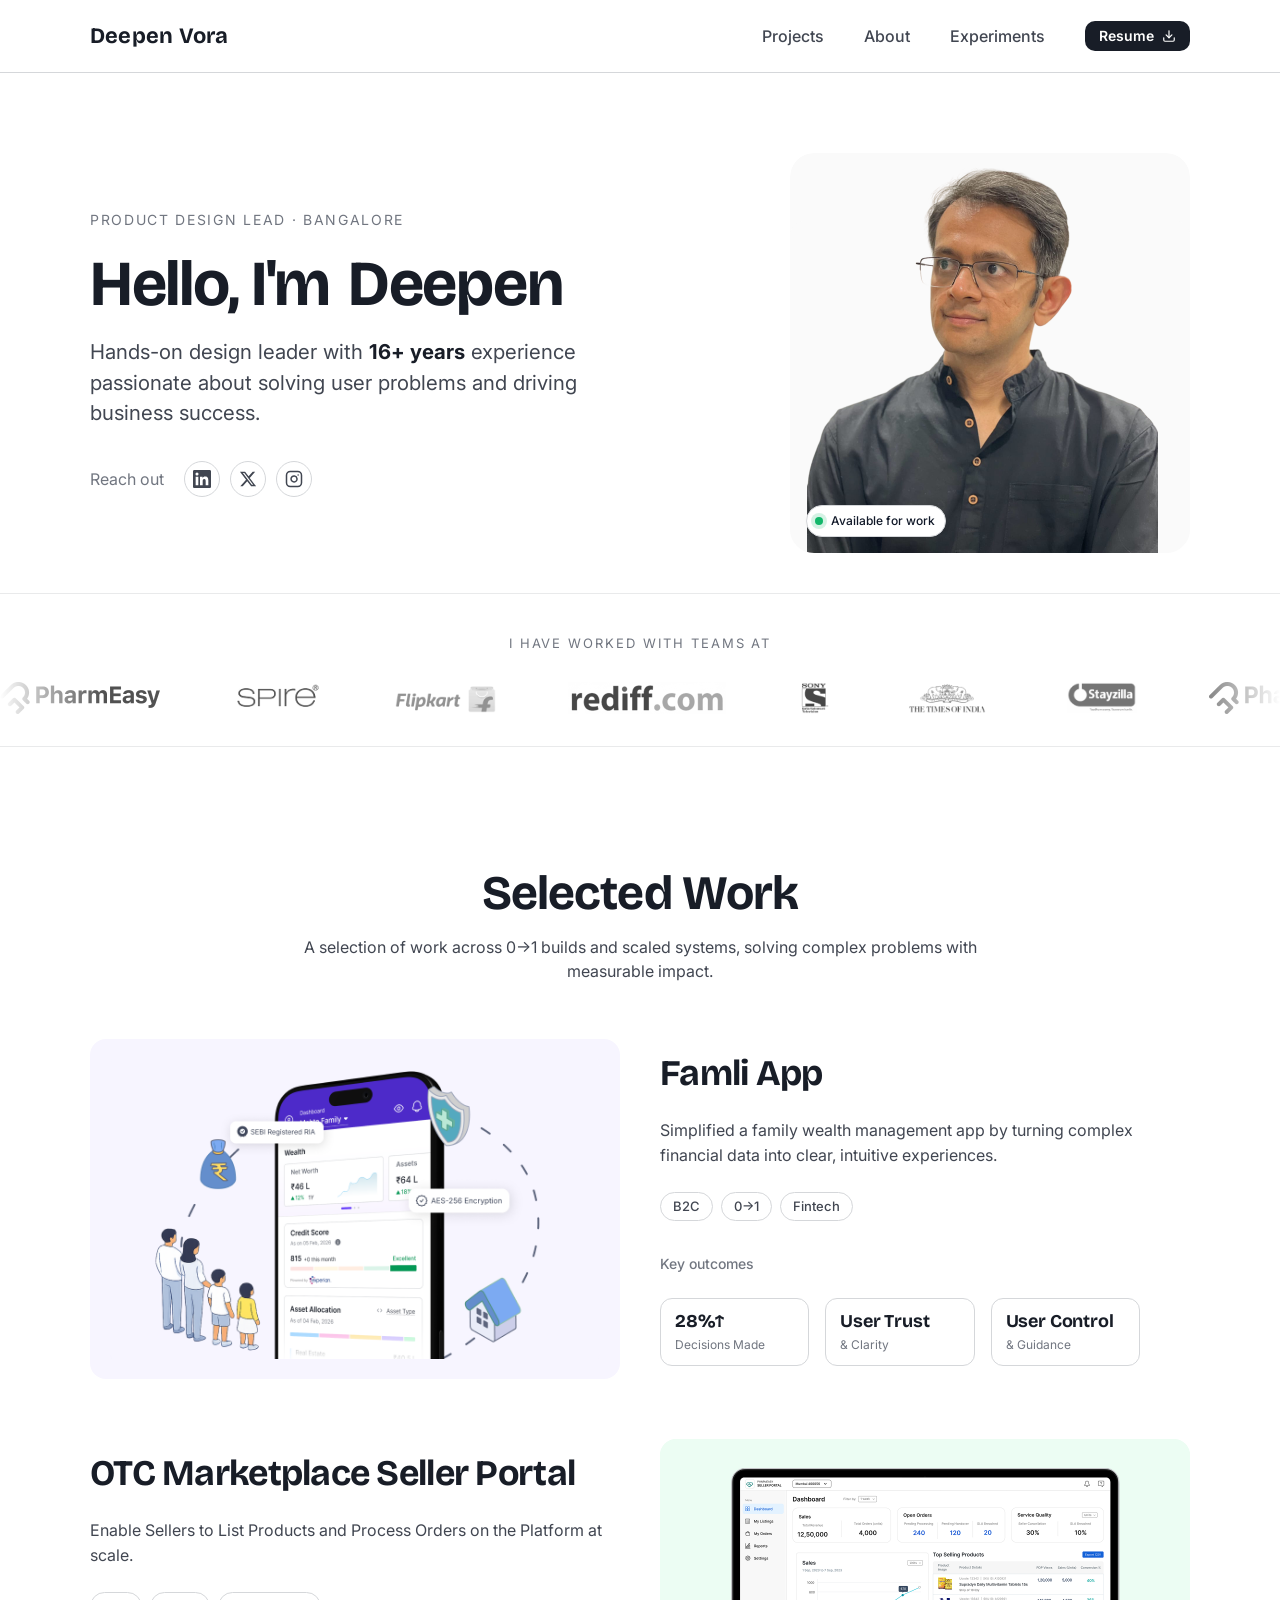
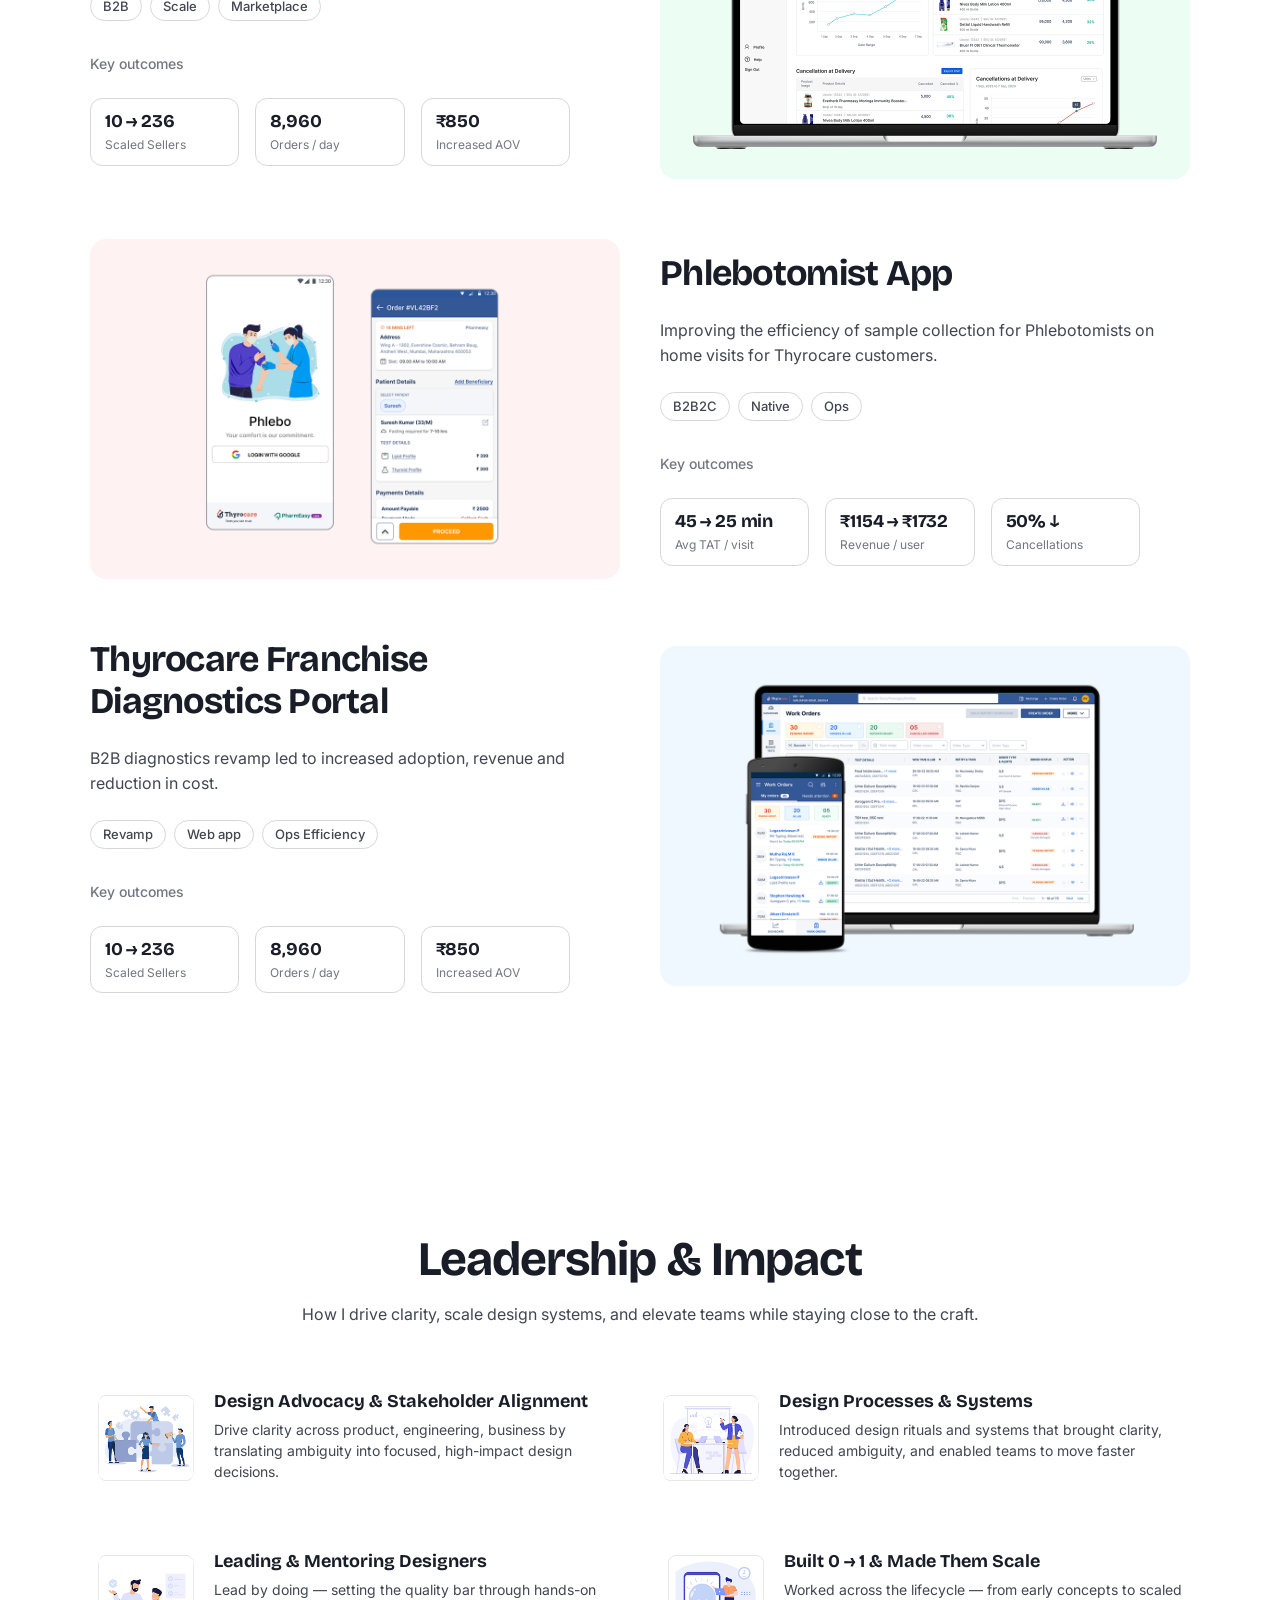
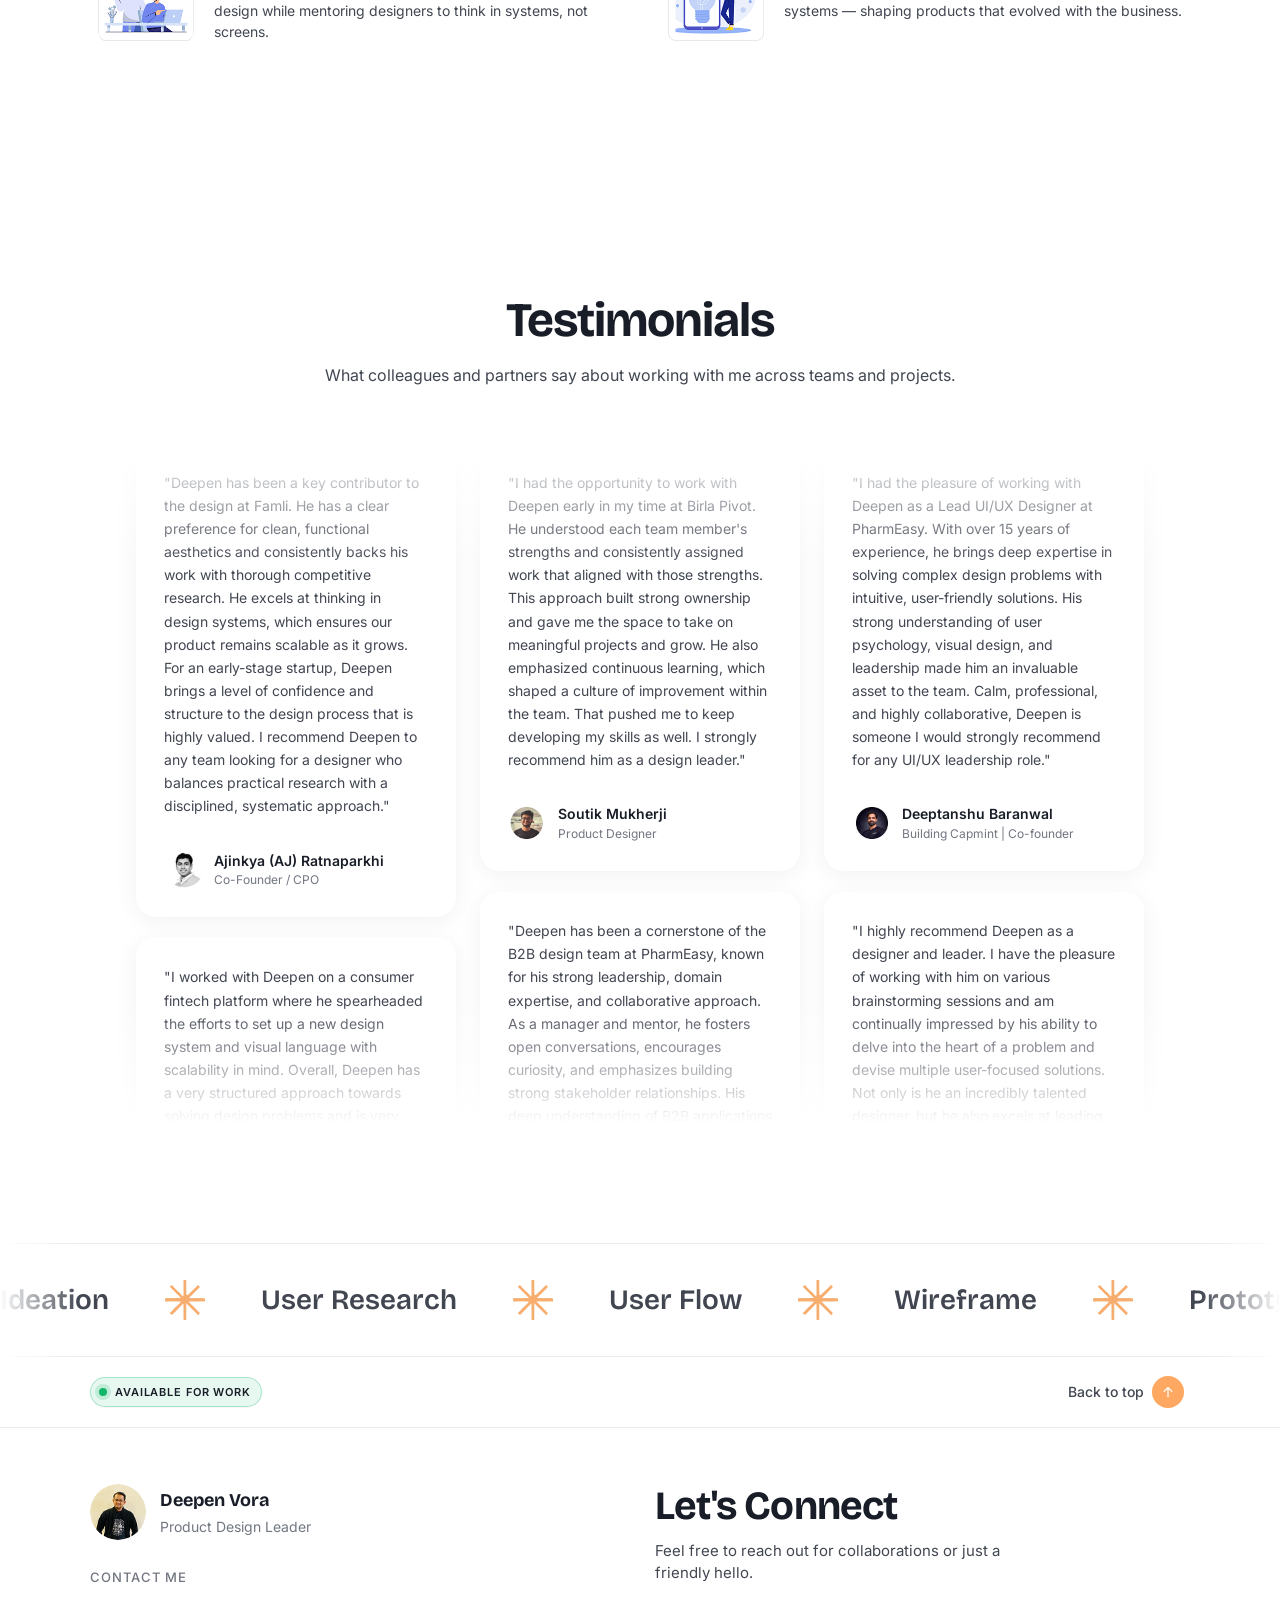
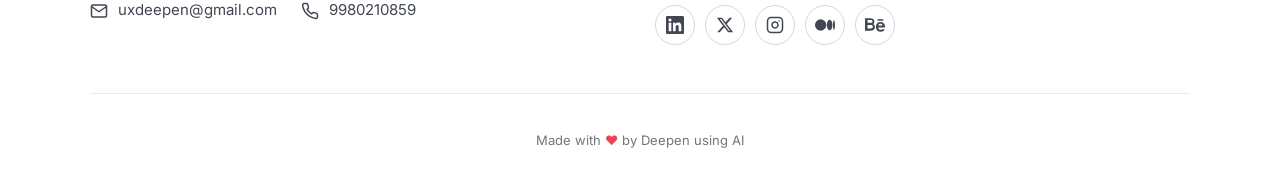
<file: index.html>
<!doctype html>
<html lang="en">
<head>
<meta charset="utf-8"/>
<meta name="viewport" content="width=device-width,initial-scale=1"/>
<title>Deepen Vora — Product Design Leader</title>
<link rel="preconnect" href="https://fonts.googleapis.com">
<link rel="preconnect" href="https://fonts.gstatic.com" crossorigin>
<link href="https://fonts.googleapis.com/css2?family=Bricolage+Grotesque:wght@600;700;800&family=Inter:wght@400;500;600;700&display=swap" rel="stylesheet">
<link rel="stylesheet" href="styles.css?v=7">
<link rel="icon" type="image/x-icon" href="favicon.ico">
<link rel="icon" type="image/png" sizes="32x32" href="favicon-32x32.png">
<link rel="icon" type="image/png" sizes="16x16" href="favicon-16x16.png">
<link rel="apple-touch-icon" sizes="180x180" href="apple-touch-icon.png">
</head>
<body data-page="home" data-base="./">

<main>

<!-- ───────── HERO ───────── -->
<section class="hero" id="home">
  <div class="container">
    <div class="row align-center">
      <div class="col-md-7 hero-copy">
        <p class="eyebrow">Product Design Lead · Bangalore</p>
        <h1 class="hero-title">Hello, I'm <span class="accent-underline">Deepen</span></h1>
        <p class="hero-lede">Hands-on design leader with <strong>16+ years</strong> experience passionate about solving user problems and driving business success.</p>
        <div class="reach-row">
          <span class="muted">Reach out</span>
          <div class="socials">
            <a href="https://www.linkedin.com/in/deepenvora/" target="_blank" rel="noopener" aria-label="LinkedIn" class="social-ic"><svg width="18" height="18" viewBox="0 0 24 24" fill="currentColor"><path d="M20.447 20.452h-3.554v-5.569c0-1.328-.027-3.037-1.852-3.037-1.853 0-2.136 1.445-2.136 2.939v5.667H9.351V9h3.414v1.561h.046c.477-.9 1.637-1.852 3.37-1.852 3.601 0 4.266 2.37 4.266 5.455v6.288zM5.337 7.433a2.062 2.062 0 0 1-2.063-2.065 2.063 2.063 0 1 1 2.063 2.065zm1.782 13.019H3.555V9h3.564v11.452zM22.225 0H1.771C.792 0 0 .774 0 1.729v20.542C0 23.227.792 24 1.771 24h20.451C23.2 24 24 23.227 24 22.271V1.729C24 .774 23.2 0 22.222 0h.003z"/></svg></a>
            <a href="https://x.com/deepenv" target="_blank" rel="noopener" aria-label="Twitter / X" class="social-ic"><svg width="18" height="18" viewBox="0 0 24 24" fill="currentColor"><path d="M18.244 2.25h3.308l-7.227 8.26 8.502 11.24H16.17l-5.214-6.817L4.99 21.75H1.68l7.73-8.835L1.254 2.25H8.08l4.713 6.231zm-1.161 17.52h1.833L7.084 4.126H5.117z"/></svg></a>
            <a href="https://www.instagram.com/deepenv/" target="_blank" rel="noopener" aria-label="Instagram" class="social-ic"><svg width="18" height="18" viewBox="0 0 24 24" fill="none" stroke="currentColor" stroke-width="2" stroke-linecap="round" stroke-linejoin="round"><rect x="2" y="2" width="20" height="20" rx="5" ry="5"/><path d="M16 11.37A4 4 0 1 1 12.63 8 4 4 0 0 1 16 11.37z"/><line x1="17.5" y1="6.5" x2="17.51" y2="6.5"/></svg></a>
          </div>
        </div>
      </div>
      <div class="col-md-5 hero-visual">
        <div class="photo-card">
          <div class="photo-bg"></div>
          <img src="assets/home/hero-portrait.png" alt="Portrait of Deepen Vora" class="photo"/>
          <div class="avail-chip"><span class="dot"></span> Available for work</div>
        </div>
      </div>
    </div>
  </div>
</section>

<!-- ───────── LOGOS (marquee) ───────── -->
<section class="logos">
  <div class="container">
    <p class="logos-title">I have worked with teams at</p>
  </div>
  <div class="logo-marquee" aria-hidden="true">
    <div class="logo-marquee-track">
      <!-- set 1 -->
      <img src="assets/home/logos/logo-pharmeasy.png" alt="PharmEasy" class="logo-img"/>
      <img src="assets/home/logos/logo-spire.png" alt="Spire" class="logo-img"/>
      <img src="assets/home/logos/logo-flipkart.png" alt="Flipkart" class="logo-img"/>
      <img src="assets/home/logos/logo-rediff.png" alt="Rediff" class="logo-img"/>
      <img src="assets/home/logos/logo-sony.png" alt="Sony" class="logo-img"/>
      <img src="assets/home/logos/logo-toi.png" alt="Times of India" class="logo-img"/>
      <img src="assets/home/logos/logo-stayzilla.png" alt="Stayzilla" class="logo-img"/>
      <!-- set 2 (duplicate for seamless loop) -->
      <img src="assets/home/logos/logo-pharmeasy.png" alt="" class="logo-img" aria-hidden="true"/>
      <img src="assets/home/logos/logo-spire.png" alt="" class="logo-img" aria-hidden="true"/>
      <img src="assets/home/logos/logo-flipkart.png" alt="" class="logo-img" aria-hidden="true"/>
      <img src="assets/home/logos/logo-rediff.png" alt="" class="logo-img" aria-hidden="true"/>
      <img src="assets/home/logos/logo-sony.png" alt="" class="logo-img" aria-hidden="true"/>
      <img src="assets/home/logos/logo-toi.png" alt="" class="logo-img" aria-hidden="true"/>
      <img src="assets/home/logos/logo-stayzilla.png" alt="" class="logo-img" aria-hidden="true"/>
    </div>
  </div>
</section>

<!-- ───────── SELECTED WORK ───────── -->
<section class="section work" id="work">
  <div class="container">
    <header class="section-head">
      <h2 class="section-title">Selected Work</h2>
      <p class="section-sub">A selection of work across 0→1 builds and scaled systems, solving complex problems with measurable impact.</p>
    </header>
    <div class="work-list" id="workList"></div>
  </div>
</section>

<!-- ───────── LEADERSHIP ───────── -->
<section class="section leadership" id="leadership">
  <div class="container">
    <header class="section-head">
      <h2 class="section-title">Leadership &amp; Impact</h2>
      <p class="section-sub">How I drive clarity, scale design systems, and elevate teams while staying close to the craft.</p>
    </header>
    <div class="row leader-grid align-items-start" id="leaderGrid" style="column-gap: 0px"></div>
  </div>
</section>

<!-- ───────── TESTIMONIALS ───────── -->
<section class="section testimonials" id="testimonials">
  <div class="container">
    <header class="section-head">
      <h2 class="section-title">Testimonials</h2>
      <p class="section-sub">What colleagues and partners say about working with me across teams and projects.</p>
    </header>
    <div class="testi-grid" id="testiGrid"></div>
  </div>
</section>

<!-- ───────── MARQUEE ───────── -->
<section class="marquee" aria-hidden="true">
  <div class="marquee-track">
    <span>Ideation</span><img src="assets/home/star.png" width="56" height="56" alt="star">
    <span>User Research</span><img src="assets/home/star.png" width="56" height="56" alt="star">
    <span>User Flow</span><img src="assets/home/star.png" width="56" height="56" alt="star">
    <span>Wireframe</span><img src="assets/home/star.png" width="56" height="56" alt="star">
    <span>Prototype</span><img src="assets/home/star.png" width="56" height="56" alt="star">
    <span>Design Systems</span><img src="assets/home/star.png" width="56" height="56" alt="star">
    <span>Ideation</span><img src="assets/home/star.png" width="56" height="56" alt="star">
    <span>User Research</span><img src="assets/home/star.png" width="56" height="56" alt="star">
    <span>User Flow</span><img src="assets/home/star.png" width="56" height="56" alt="star">
    <span>Wireframe</span><img src="assets/home/star.png" width="56" height="56" alt="star">
    <span>Prototype</span><img src="assets/home/star.png" width="56" height="56" alt="star">
    <span>Design Systems</span><img src="assets/home/star.png" width="56" height="56" alt="star">
  </div>
</section>

</main>

<!-- ───────── TWEAKS PANEL ───────── -->
<div class="tweaks" id="tweaks" aria-hidden="true">
  <div class="tweaks-head"><strong>Tweaks</strong><span class="muted" style="font-size:12px">Toggle in toolbar</span></div>
  <div class="tweaks-body">
    <label class="tw-row"><span>Accent color</span><input type="color" id="twAccent"></label>
    <label class="tw-row"><span>Heading font</span>
      <select id="twHeadFont">
        <option value="'Bricolage Grotesque', serif">Bricolage Grotesque</option>
        <option value="'Inter', sans-serif">Inter</option>
        <option value="Georgia, serif">Georgia</option>
        <option value="'Helvetica Neue', Helvetica, Arial, sans-serif">Helvetica</option>
      </select>
    </label>
    <label class="tw-row"><span>Hero headline</span><input type="text" id="twHeroTitle"></label>
    <label class="tw-row"><span>Dark mode</span><input type="checkbox" id="twDark"></label>
    <label class="tw-row"><span>Container width</span><input type="range" min="960" max="1320" step="20" id="twContainer"></label>
  </div>
</div>

<!-- ───────── BACK TO TOP (floating) ───────── -->
<button class="back-top-float" id="backTopFloat" aria-label="Back to top" title="Back to top">
  <svg width="20" height="20" viewBox="0 0 24 24" fill="none" stroke="currentColor" stroke-width="2.5" stroke-linecap="round" stroke-linejoin="round"><polyline points="18 15 12 9 6 15"/></svg>
</button>

<script>
window.__TWEAKS__ = /*EDITMODE-BEGIN*/{
  "accent": "#ffffff",
  "headFont": "'Bricolage Grotesque', serif",
  "heroTitle": "Hello, I'm Deepen",
  "dark": false,
  "container": 1140
}/*EDITMODE-END*/;
</script>
<script src="chrome.js?v=5"></script>
<script src="app.js?v=6"></script>
<script>
(function(){
  var btn = document.getElementById('backTopFloat');
  if(!btn) return;
  window.addEventListener('scroll', function(){
    btn.classList.toggle('visible', window.scrollY > 300);
  }, {passive:true});
  btn.addEventListener('click', function(){
    window.scrollTo({top:0, behavior:'smooth'});
  });
})();
</script>
</body>
</html>
</file>
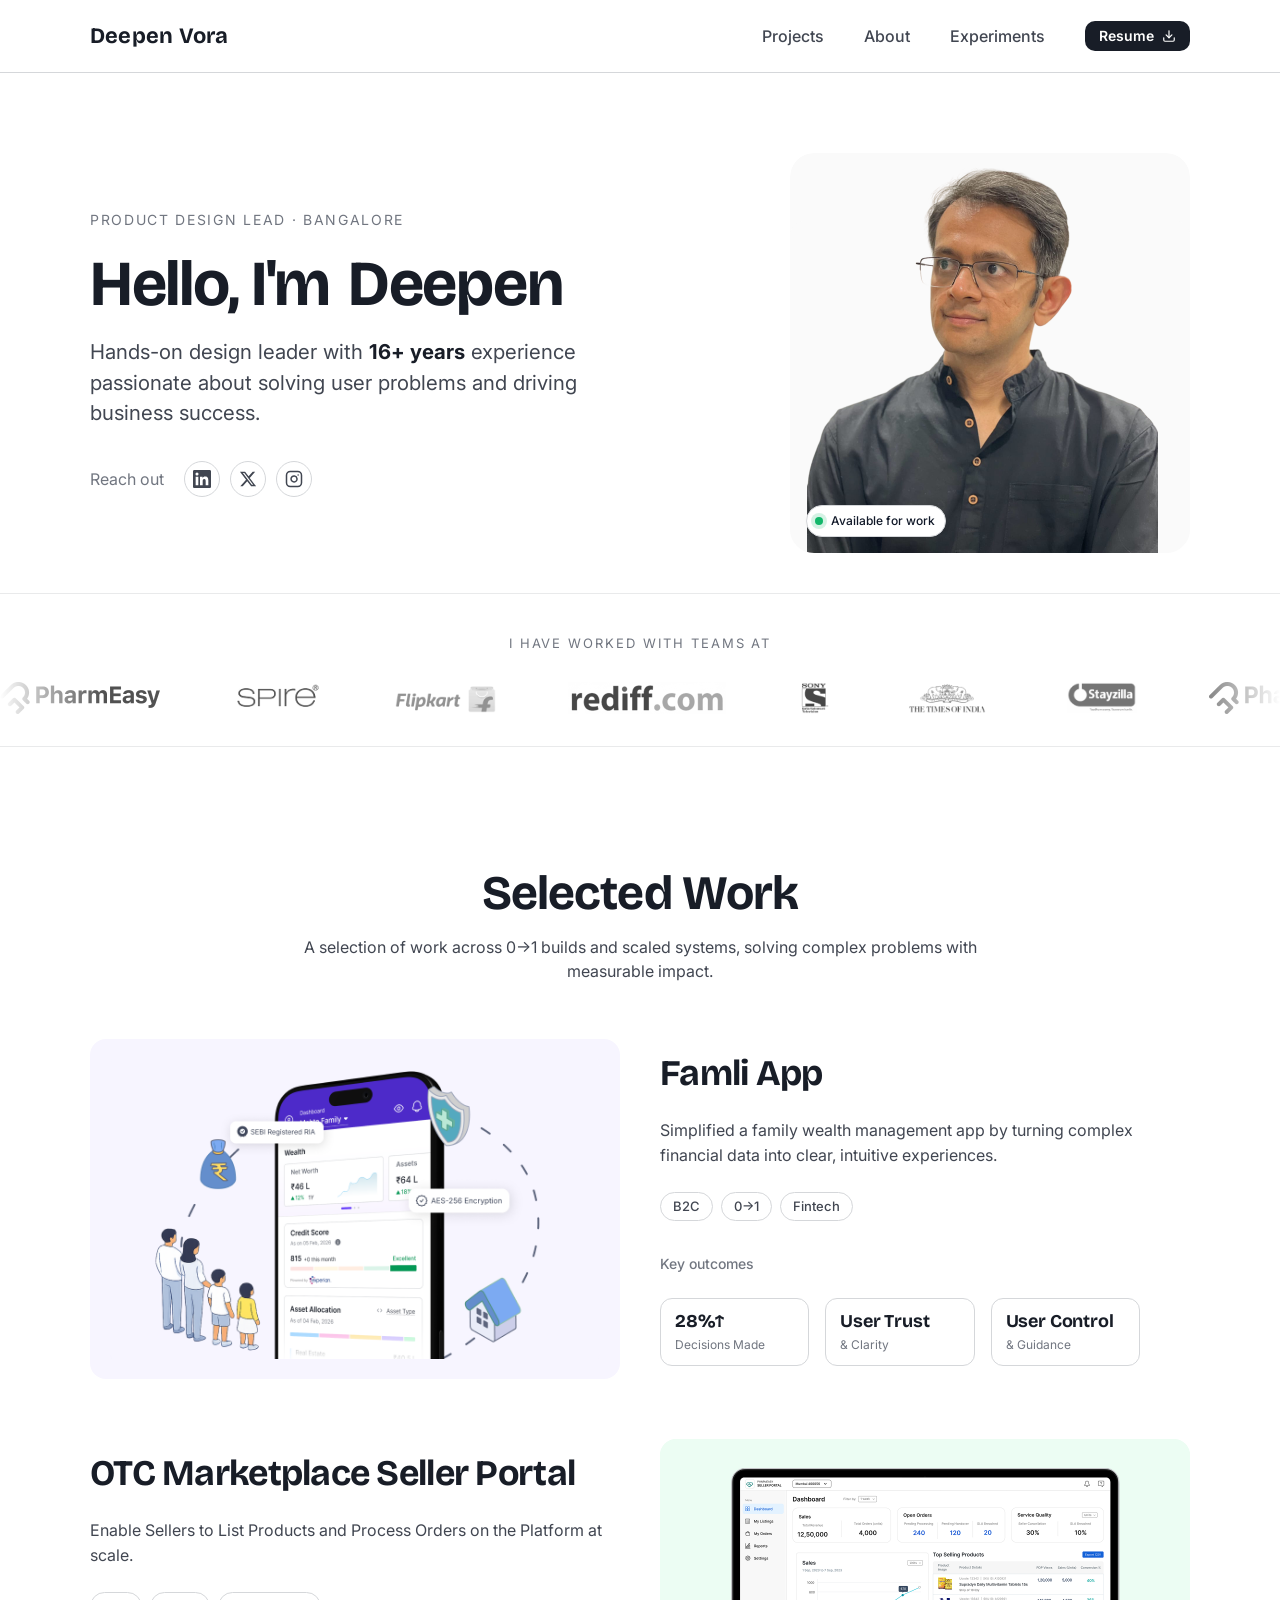
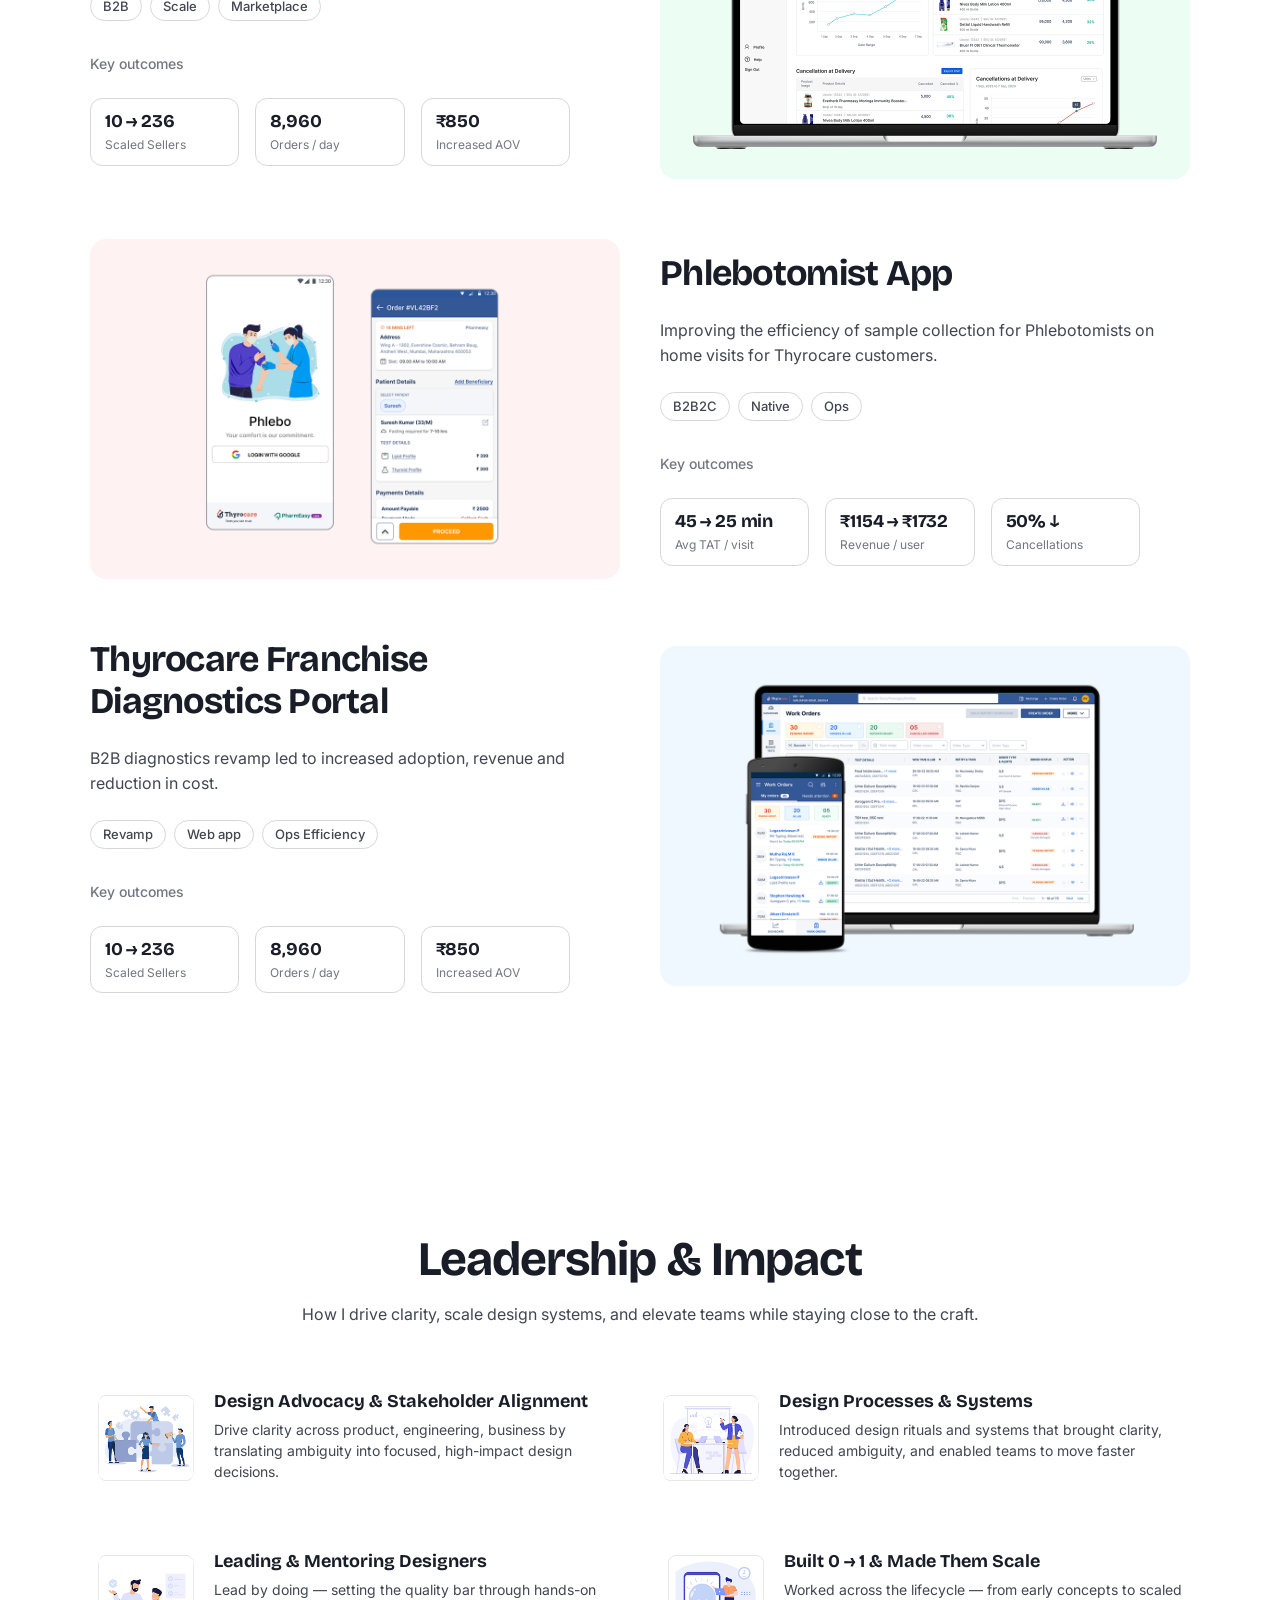
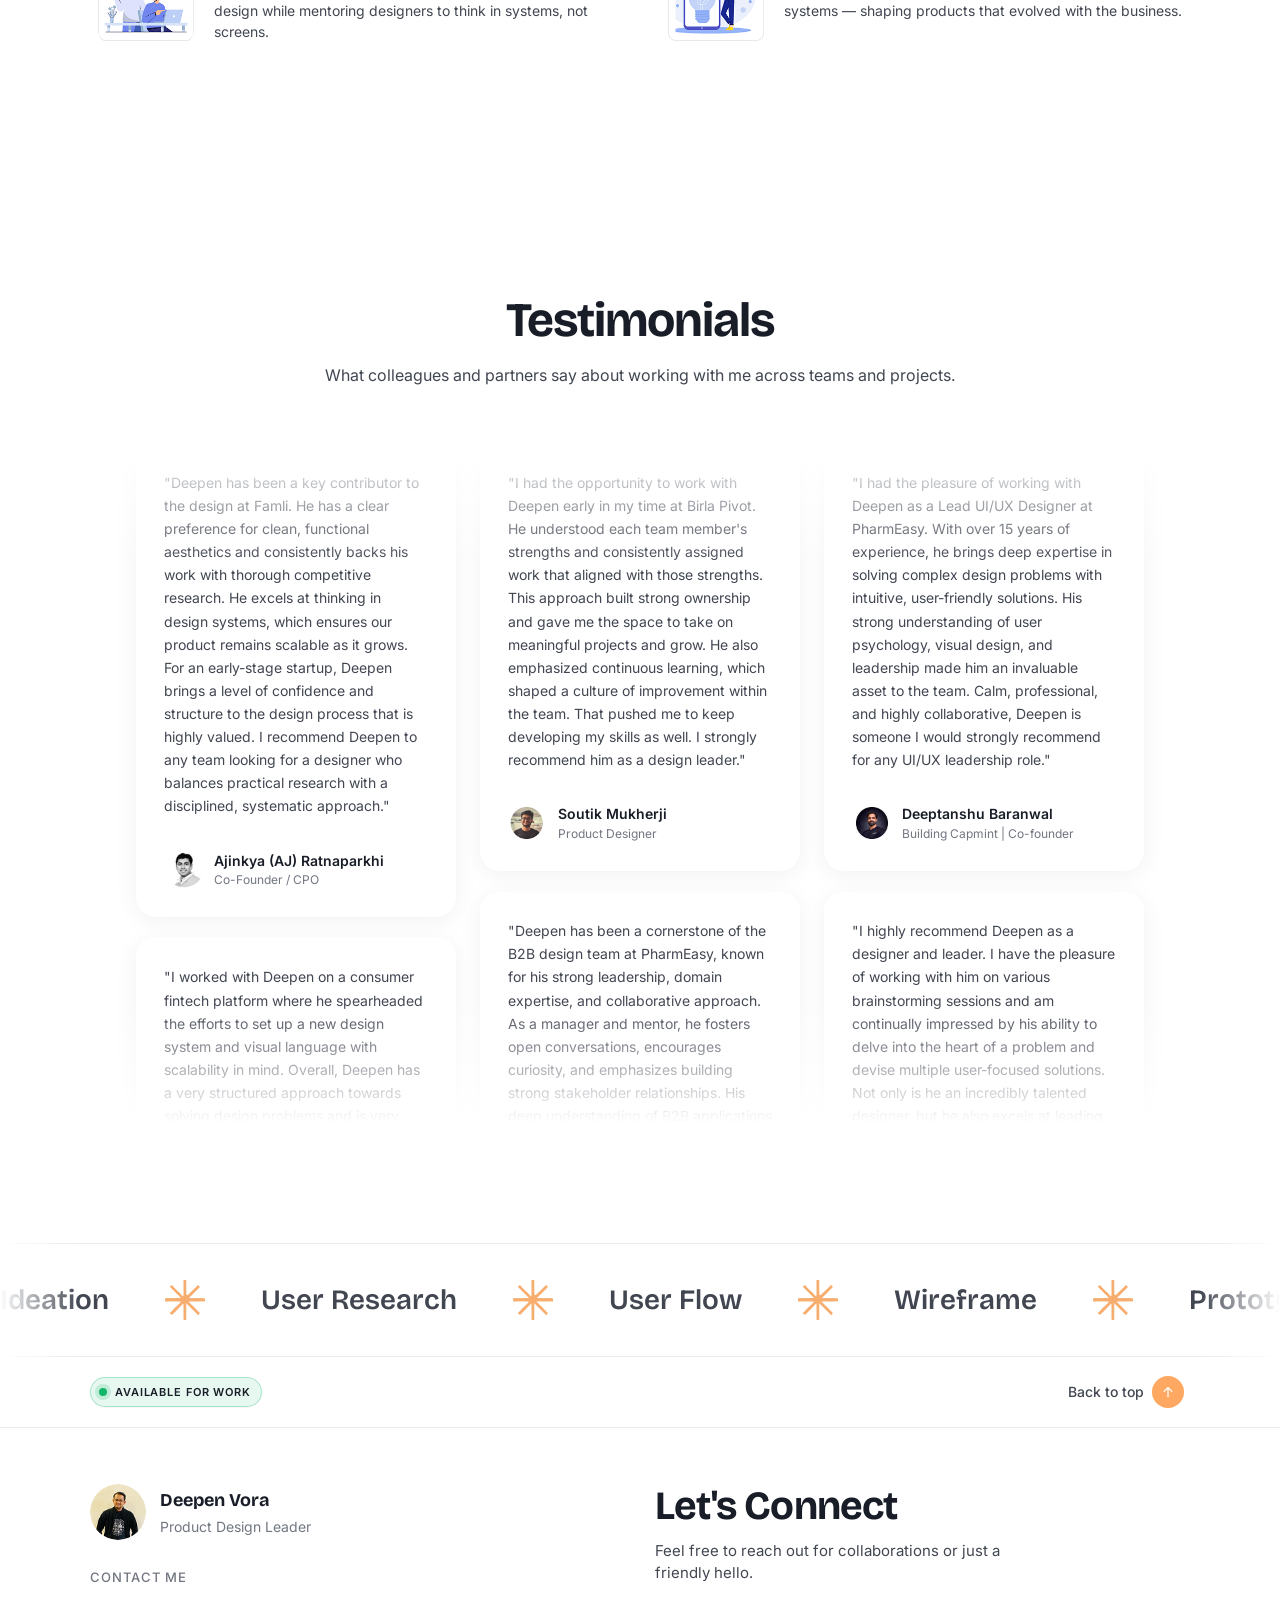
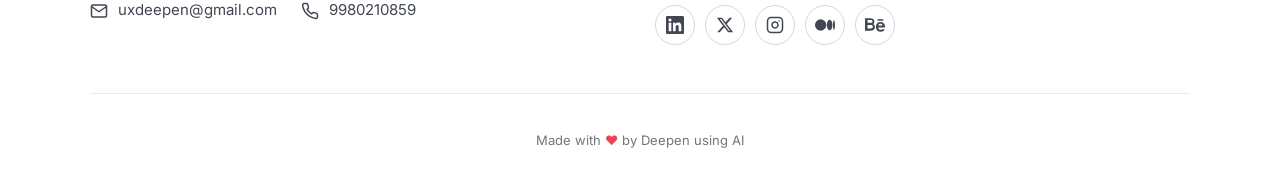
<file: Portfolio Website/index.html>
<!doctype html>
<html lang="en">
<head>
<meta charset="utf-8"/>
<meta name="viewport" content="width=device-width,initial-scale=1"/>
<title>Deepen Vora — Product Design Leader</title>
<link rel="preconnect" href="https://fonts.googleapis.com">
<link rel="preconnect" href="https://fonts.gstatic.com" crossorigin>
<link href="https://fonts.googleapis.com/css2?family=Bricolage+Grotesque:wght@600;700;800&family=Inter:wght@400;500;600;700&display=swap" rel="stylesheet">
<link rel="stylesheet" href="styles.css?v=7">
</head>
<body data-page="home" data-base="./">

<main>

<!-- ───────── HERO ───────── -->
<section class="hero" id="home">
  <div class="container">
    <div class="row align-center">
      <div class="col-md-7 hero-copy">
        <p class="eyebrow">Product Design Lead · Bangalore</p>
        <h1 class="hero-title">Hello, I'm <span class="accent-underline">Deepen</span></h1>
        <p class="hero-lede">Hands-on design leader with <strong>16+ years</strong> experience passionate about solving user problems and driving business success.</p>
        <div class="reach-row">
          <span class="muted">Reach out</span>
          <div class="socials">
            <a href="https://www.linkedin.com/in/deepenvora/" target="_blank" rel="noopener" aria-label="LinkedIn" class="social-ic"><svg width="18" height="18" viewBox="0 0 24 24" fill="currentColor"><path d="M20.447 20.452h-3.554v-5.569c0-1.328-.027-3.037-1.852-3.037-1.853 0-2.136 1.445-2.136 2.939v5.667H9.351V9h3.414v1.561h.046c.477-.9 1.637-1.852 3.37-1.852 3.601 0 4.266 2.37 4.266 5.455v6.288zM5.337 7.433a2.062 2.062 0 0 1-2.063-2.065 2.063 2.063 0 1 1 2.063 2.065zm1.782 13.019H3.555V9h3.564v11.452zM22.225 0H1.771C.792 0 0 .774 0 1.729v20.542C0 23.227.792 24 1.771 24h20.451C23.2 24 24 23.227 24 22.271V1.729C24 .774 23.2 0 22.222 0h.003z"/></svg></a>
            <a href="https://x.com/deepenv" target="_blank" rel="noopener" aria-label="Twitter / X" class="social-ic"><svg width="18" height="18" viewBox="0 0 24 24" fill="currentColor"><path d="M18.244 2.25h3.308l-7.227 8.26 8.502 11.24H16.17l-5.214-6.817L4.99 21.75H1.68l7.73-8.835L1.254 2.25H8.08l4.713 6.231zm-1.161 17.52h1.833L7.084 4.126H5.117z"/></svg></a>
            <a href="https://www.instagram.com/deepenv/" target="_blank" rel="noopener" aria-label="Instagram" class="social-ic"><svg width="18" height="18" viewBox="0 0 24 24" fill="none" stroke="currentColor" stroke-width="2" stroke-linecap="round" stroke-linejoin="round"><rect x="2" y="2" width="20" height="20" rx="5" ry="5"/><path d="M16 11.37A4 4 0 1 1 12.63 8 4 4 0 0 1 16 11.37z"/><line x1="17.5" y1="6.5" x2="17.51" y2="6.5"/></svg></a>
          </div>
        </div>
      </div>
      <div class="col-md-5 hero-visual">
        <div class="photo-card">
          <div class="photo-bg"></div>
          <img src="assets/home/hero-portrait.png" alt="Portrait of Deepen Vora" class="photo"/>
          <div class="avail-chip"><span class="dot"></span> Available for work</div>
        </div>
      </div>
    </div>
  </div>
</section>

<!-- ───────── LOGOS (marquee) ───────── -->
<section class="logos">
  <div class="container">
    <p class="logos-title">I have worked with teams at</p>
  </div>
  <div class="logo-marquee" aria-hidden="true">
    <div class="logo-marquee-track">
      <!-- set 1 -->
      <img src="assets/home/logos/logo-pharmeasy.png" alt="PharmEasy" class="logo-img"/>
      <img src="assets/home/logos/logo-spire.png" alt="Spire" class="logo-img"/>
      <img src="assets/home/logos/logo-flipkart.png" alt="Flipkart" class="logo-img"/>
      <img src="assets/home/logos/logo-rediff.png" alt="Rediff" class="logo-img"/>
      <img src="assets/home/logos/logo-sony.png" alt="Sony" class="logo-img"/>
      <img src="assets/home/logos/logo-toi.png" alt="Times of India" class="logo-img"/>
      <img src="assets/home/logos/logo-stayzilla.png" alt="Stayzilla" class="logo-img"/>
      <!-- set 2 (duplicate for seamless loop) -->
      <img src="assets/home/logos/logo-pharmeasy.png" alt="" class="logo-img" aria-hidden="true"/>
      <img src="assets/home/logos/logo-spire.png" alt="" class="logo-img" aria-hidden="true"/>
      <img src="assets/home/logos/logo-flipkart.png" alt="" class="logo-img" aria-hidden="true"/>
      <img src="assets/home/logos/logo-rediff.png" alt="" class="logo-img" aria-hidden="true"/>
      <img src="assets/home/logos/logo-sony.png" alt="" class="logo-img" aria-hidden="true"/>
      <img src="assets/home/logos/logo-toi.png" alt="" class="logo-img" aria-hidden="true"/>
      <img src="assets/home/logos/logo-stayzilla.png" alt="" class="logo-img" aria-hidden="true"/>
    </div>
  </div>
</section>

<!-- ───────── SELECTED WORK ───────── -->
<section class="section work" id="work">
  <div class="container">
    <header class="section-head">
      <h2 class="section-title">Selected Work</h2>
      <p class="section-sub">A selection of work across 0→1 builds and scaled systems, solving complex problems with measurable impact.</p>
    </header>
    <div class="work-list" id="workList"></div>
  </div>
</section>

<!-- ───────── LEADERSHIP ───────── -->
<section class="section leadership" id="leadership">
  <div class="container">
    <header class="section-head">
      <h2 class="section-title">Leadership &amp; Impact</h2>
      <p class="section-sub">How I drive clarity, scale design systems, and elevate teams while staying close to the craft.</p>
    </header>
    <div class="row leader-grid align-items-start" id="leaderGrid" style="column-gap: 0px"></div>
  </div>
</section>

<!-- ───────── TESTIMONIALS ───────── -->
<section class="section testimonials" id="testimonials">
  <div class="container">
    <header class="section-head">
      <h2 class="section-title">Testimonials</h2>
      <p class="section-sub">What colleagues and partners say about working with me across teams and projects.</p>
    </header>
    <div class="testi-grid" id="testiGrid"></div>
  </div>
</section>

<!-- ───────── MARQUEE ───────── -->
<section class="marquee" aria-hidden="true">
  <div class="marquee-track">
    <span>Ideation</span><img src="assets/home/star.png" width="56" height="56" alt="star">
    <span>User Research</span><img src="assets/home/star.png" width="56" height="56" alt="star">
    <span>User Flow</span><img src="assets/home/star.png" width="56" height="56" alt="star">
    <span>Wireframe</span><img src="assets/home/star.png" width="56" height="56" alt="star">
    <span>Prototype</span><img src="assets/home/star.png" width="56" height="56" alt="star">
    <span>Design Systems</span><img src="assets/home/star.png" width="56" height="56" alt="star">
    <span>Ideation</span><img src="assets/home/star.png" width="56" height="56" alt="star">
    <span>User Research</span><img src="assets/home/star.png" width="56" height="56" alt="star">
    <span>User Flow</span><img src="assets/home/star.png" width="56" height="56" alt="star">
    <span>Wireframe</span><img src="assets/home/star.png" width="56" height="56" alt="star">
    <span>Prototype</span><img src="assets/home/star.png" width="56" height="56" alt="star">
    <span>Design Systems</span><img src="assets/home/star.png" width="56" height="56" alt="star">
  </div>
</section>

</main>

<!-- ───────── TWEAKS PANEL ───────── -->
<div class="tweaks" id="tweaks" aria-hidden="true">
  <div class="tweaks-head"><strong>Tweaks</strong><span class="muted" style="font-size:12px">Toggle in toolbar</span></div>
  <div class="tweaks-body">
    <label class="tw-row"><span>Accent color</span><input type="color" id="twAccent"></label>
    <label class="tw-row"><span>Heading font</span>
      <select id="twHeadFont">
        <option value="'Bricolage Grotesque', serif">Bricolage Grotesque</option>
        <option value="'Inter', sans-serif">Inter</option>
        <option value="Georgia, serif">Georgia</option>
        <option value="'Helvetica Neue', Helvetica, Arial, sans-serif">Helvetica</option>
      </select>
    </label>
    <label class="tw-row"><span>Hero headline</span><input type="text" id="twHeroTitle"></label>
    <label class="tw-row"><span>Dark mode</span><input type="checkbox" id="twDark"></label>
    <label class="tw-row"><span>Container width</span><input type="range" min="960" max="1320" step="20" id="twContainer"></label>
  </div>
</div>

<!-- ───────── BACK TO TOP (floating) ───────── -->
<button class="back-top-float" id="backTopFloat" aria-label="Back to top" title="Back to top">
  <svg width="20" height="20" viewBox="0 0 24 24" fill="none" stroke="currentColor" stroke-width="2.5" stroke-linecap="round" stroke-linejoin="round"><polyline points="18 15 12 9 6 15"/></svg>
</button>

<script>
window.__TWEAKS__ = /*EDITMODE-BEGIN*/{
  "accent": "#ffffff",
  "headFont": "'Bricolage Grotesque', serif",
  "heroTitle": "Hello, I'm Deepen",
  "dark": false,
  "container": 1140
}/*EDITMODE-END*/;
</script>
<script src="chrome.js?v=5"></script>
<script src="app.js?v=6"></script>
<script>
(function(){
  var btn = document.getElementById('backTopFloat');
  if(!btn) return;
  window.addEventListener('scroll', function(){
    btn.classList.toggle('visible', window.scrollY > 300);
  }, {passive:true});
  btn.addEventListener('click', function(){
    window.scrollTo({top:0, behavior:'smooth'});
  });
})();
</script>
</body>
</html>
</file>
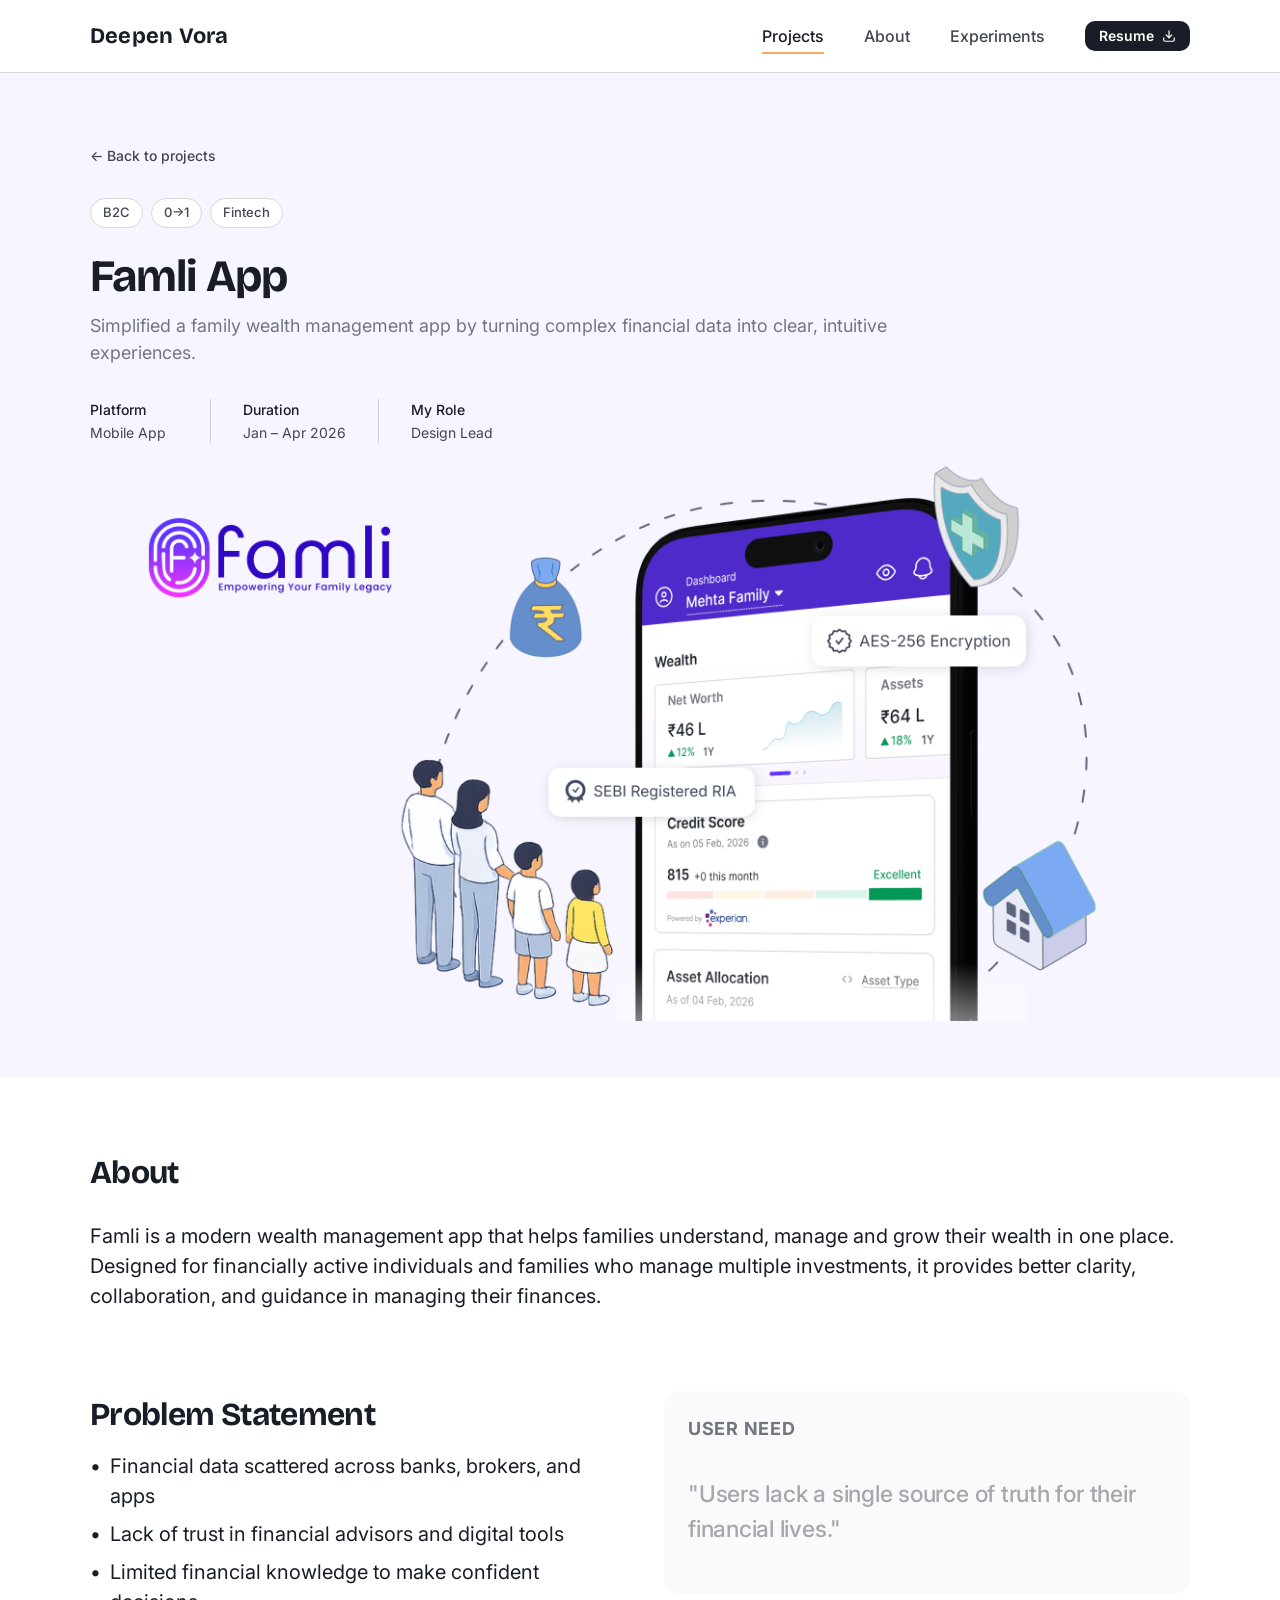
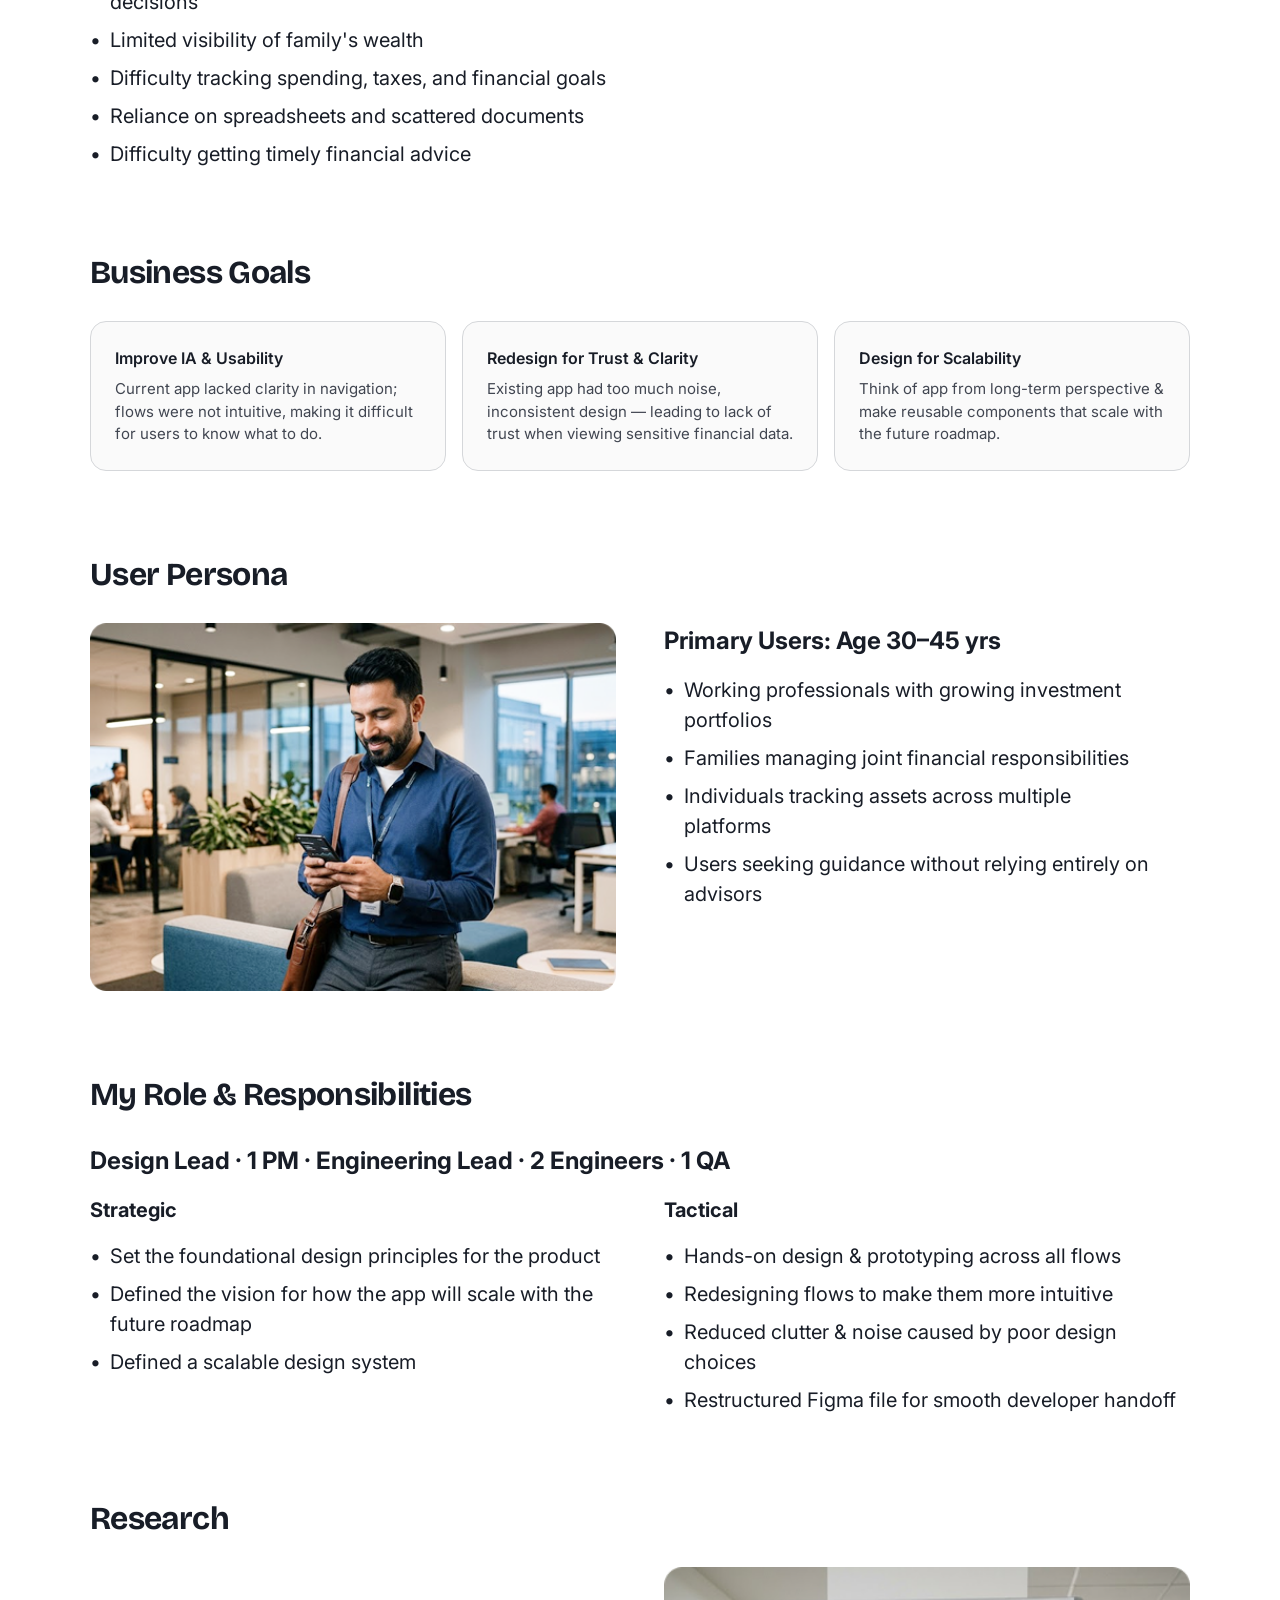
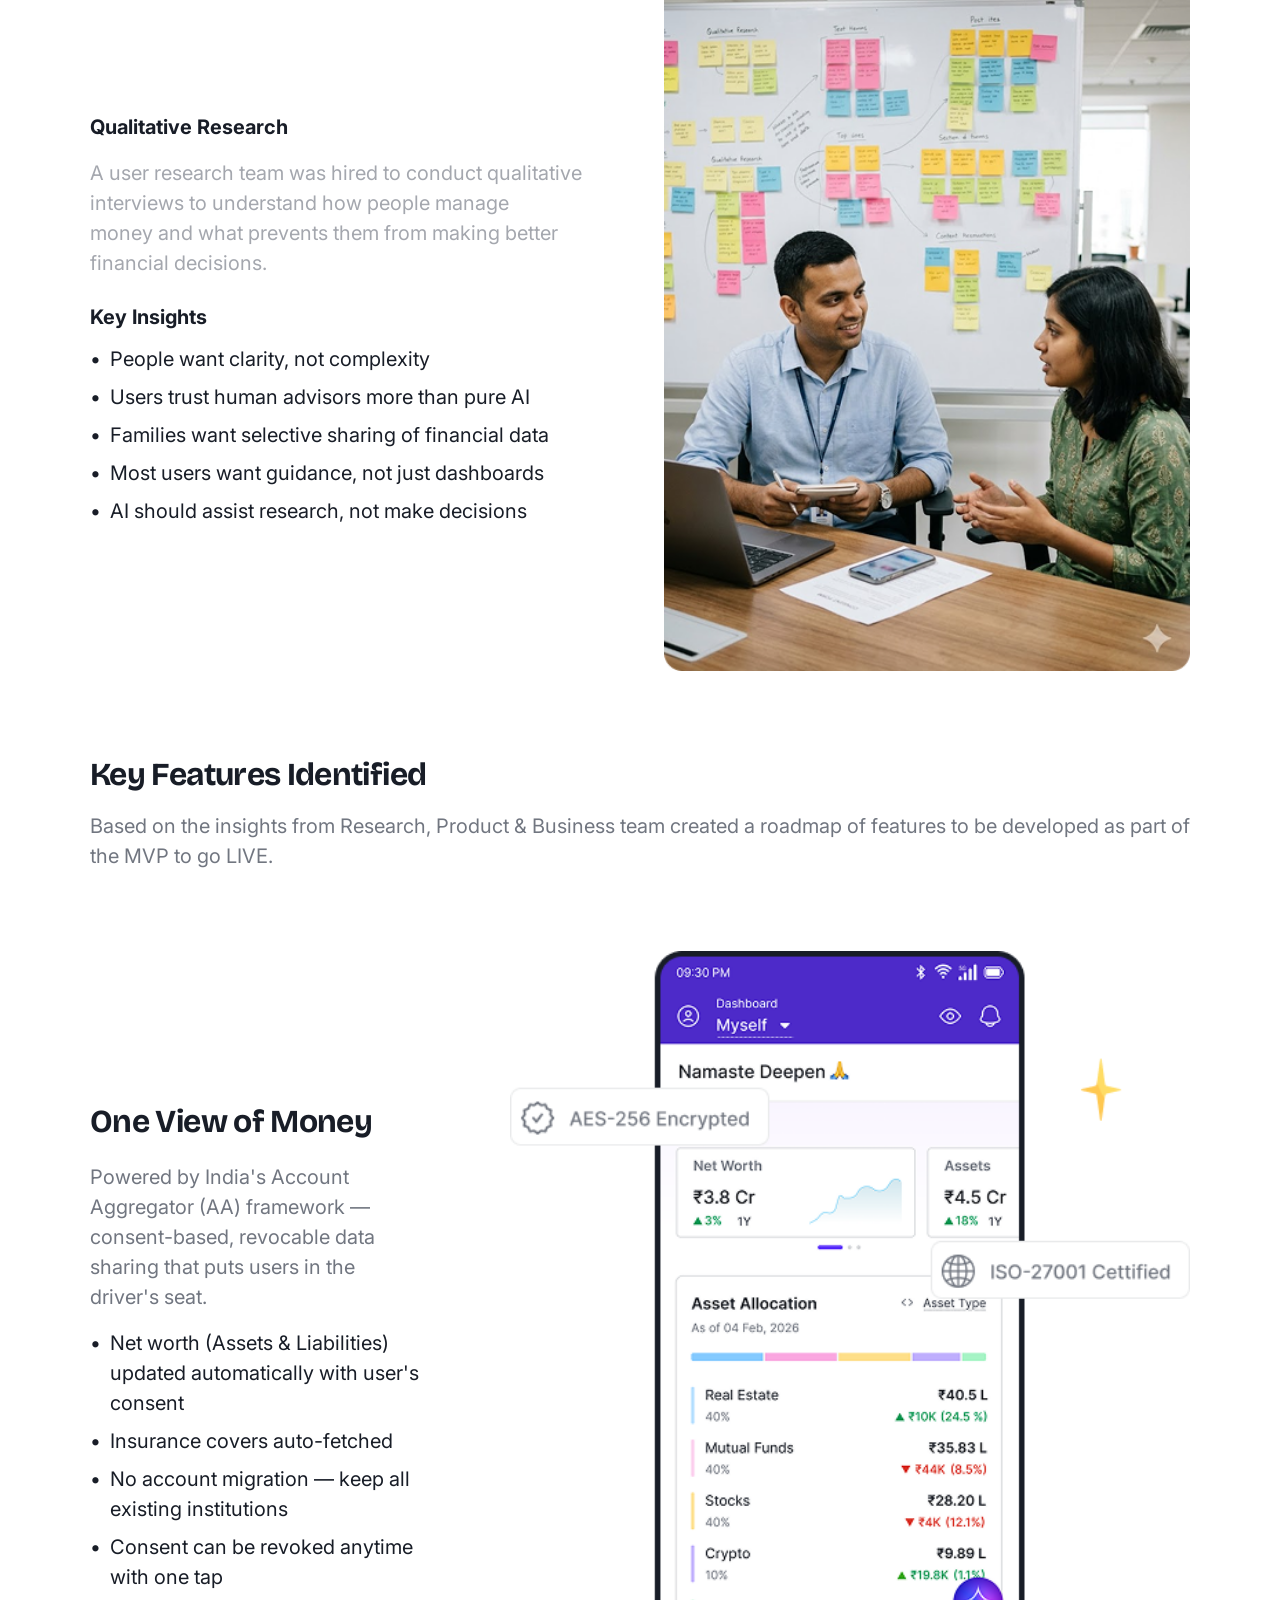
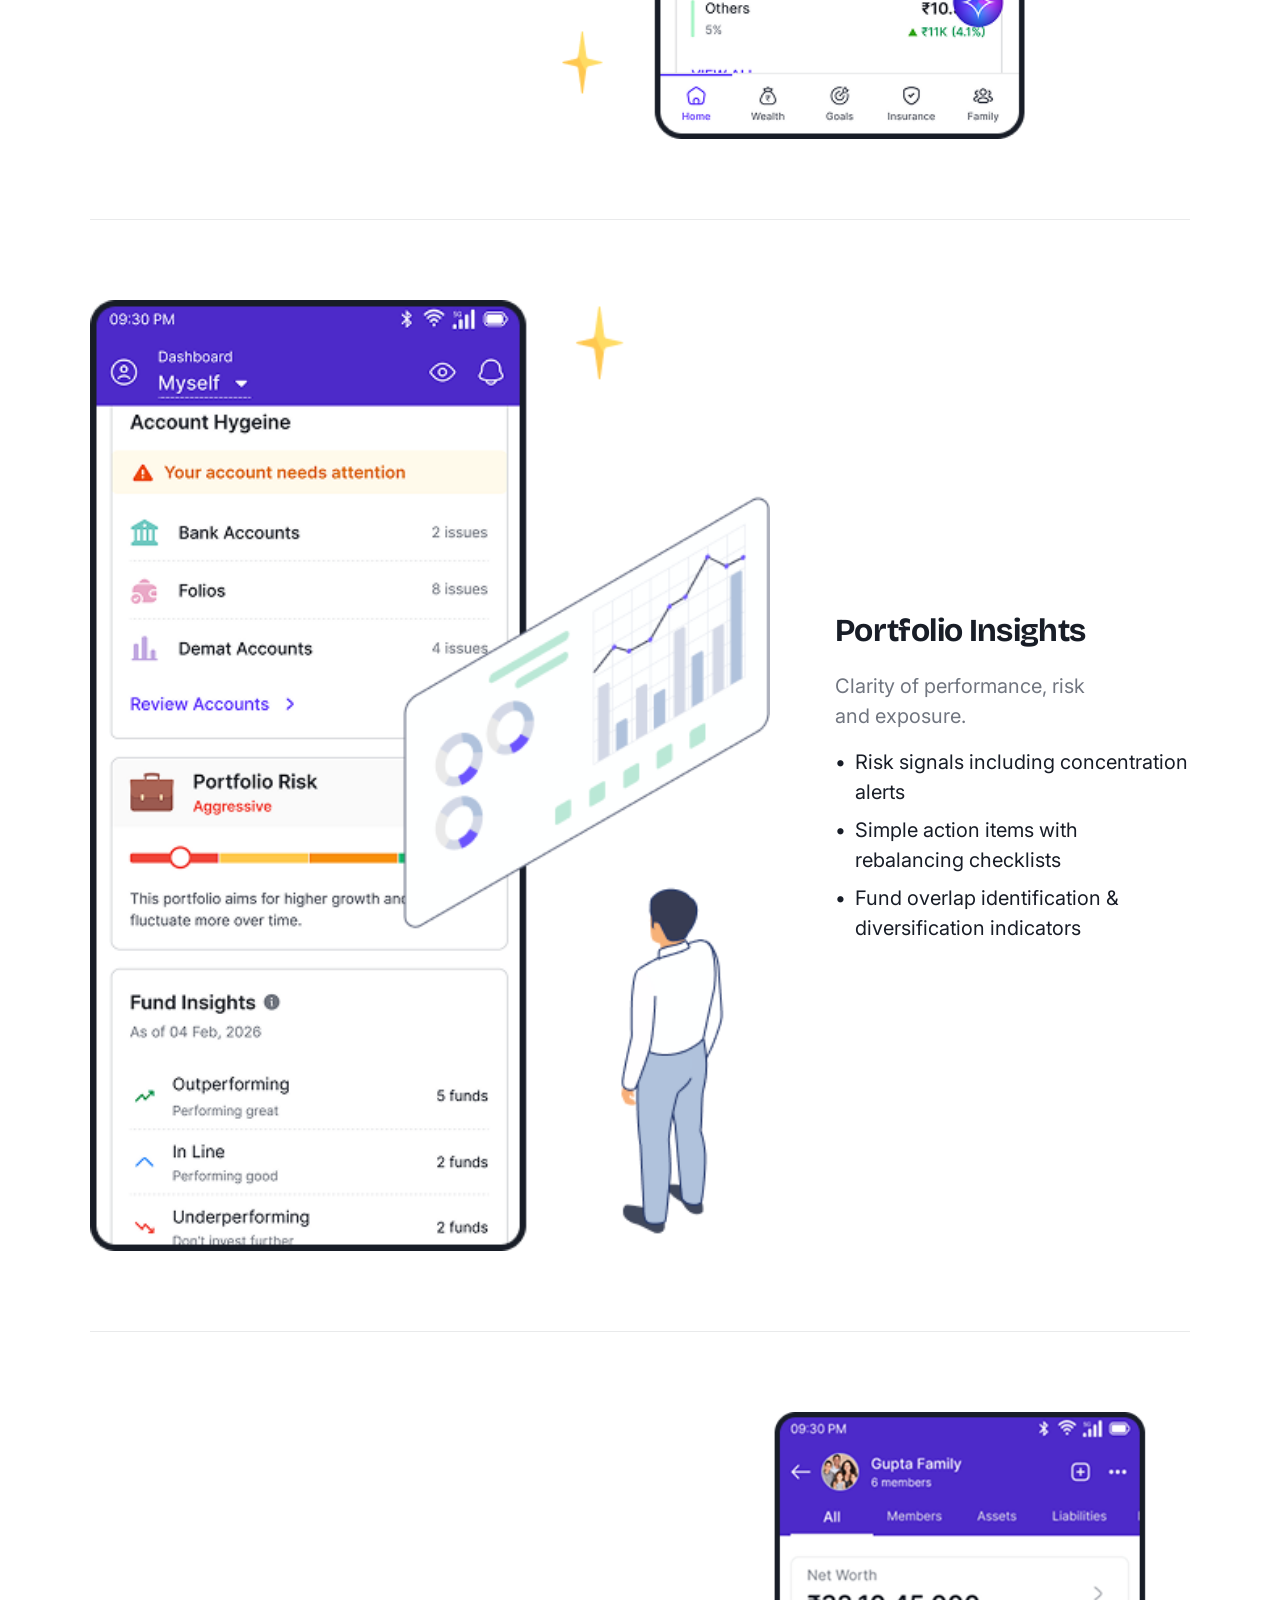
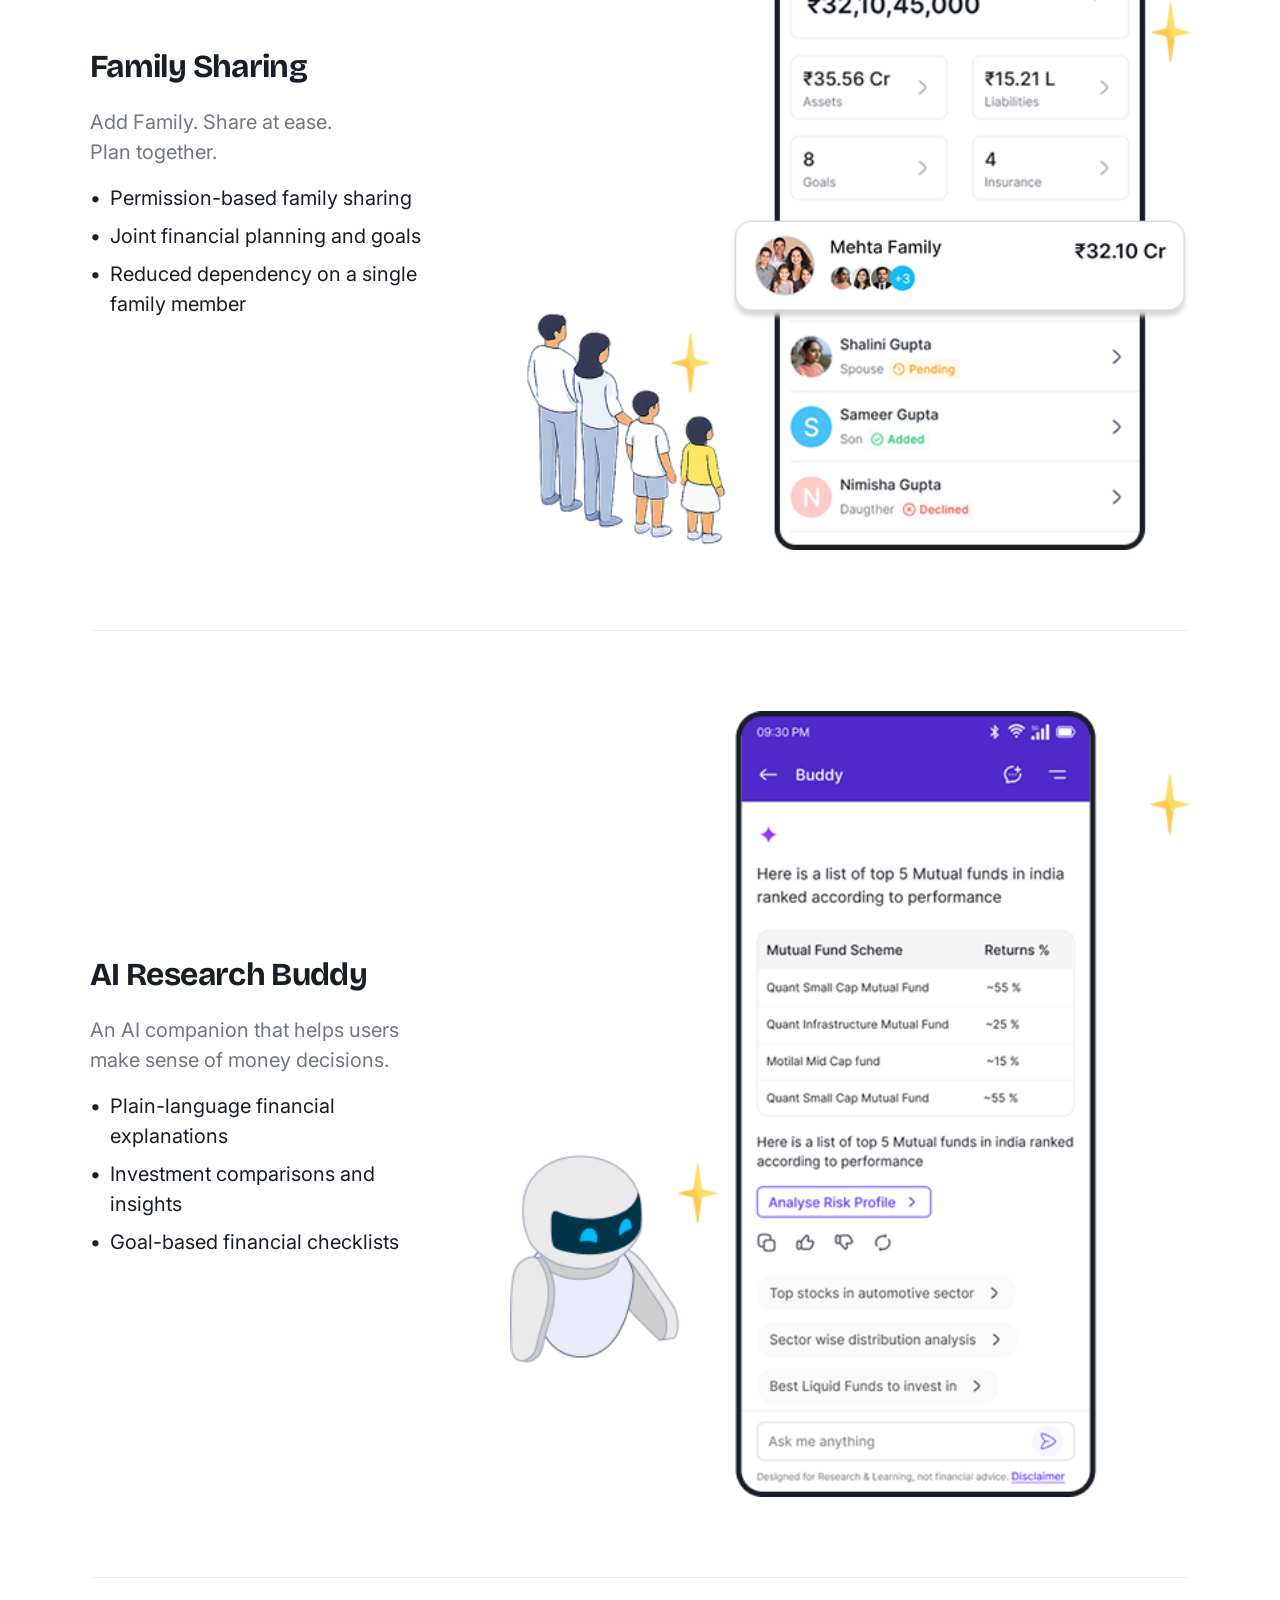
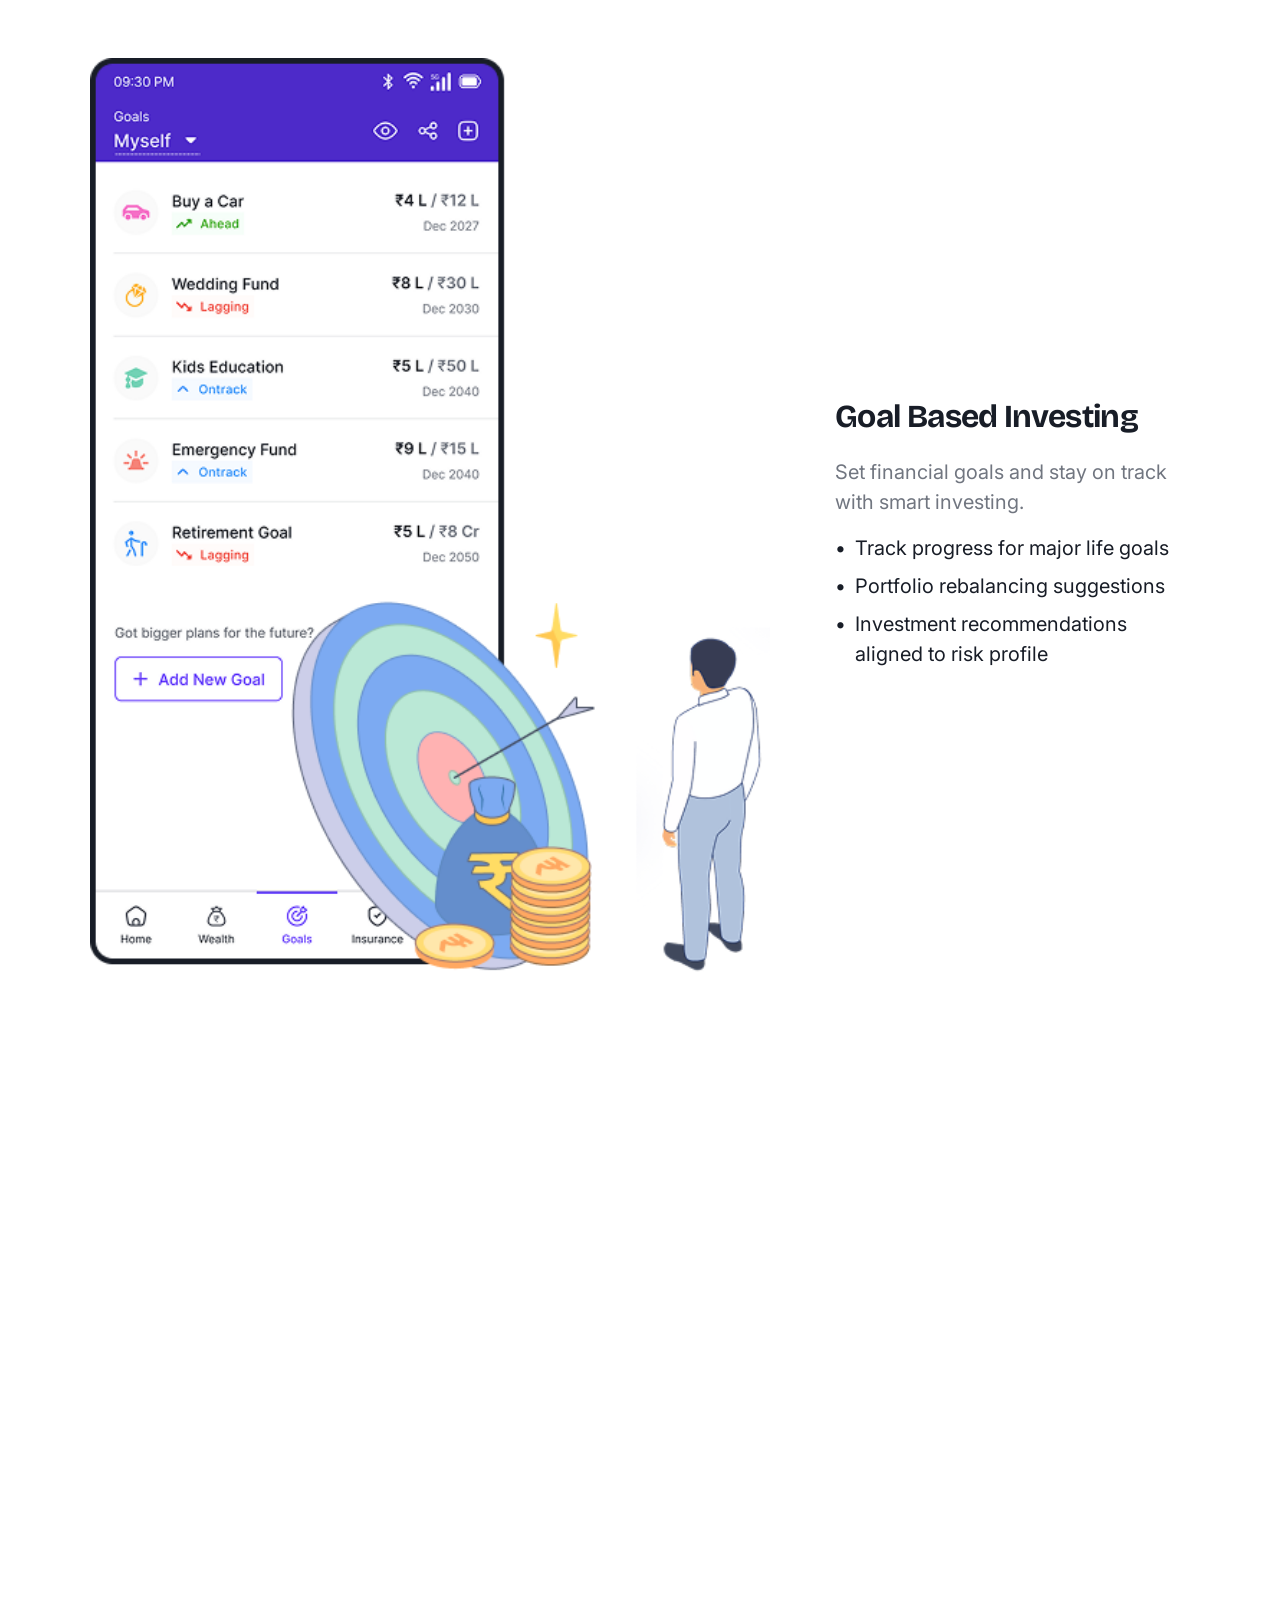
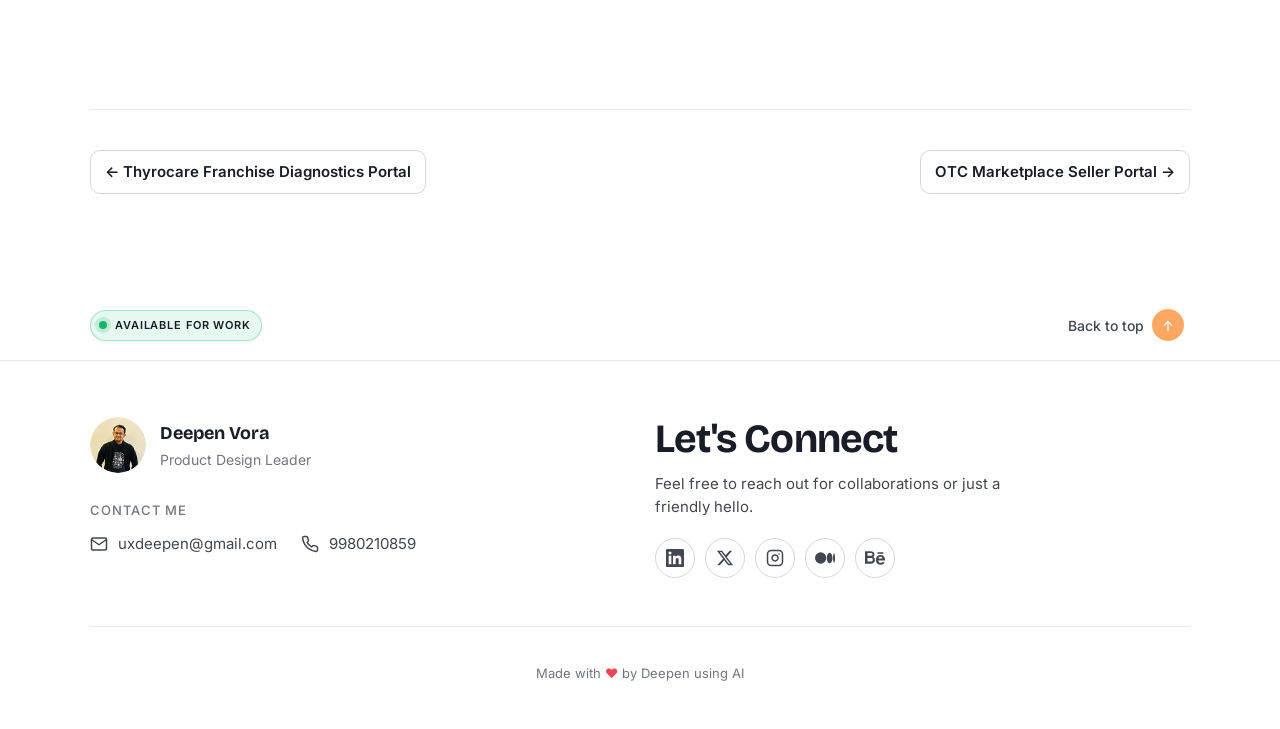
<file: case-study.html>
<!doctype html>
<html lang="en">
<head>
<meta charset="utf-8"/>
<meta name="viewport" content="width=device-width,initial-scale=1"/>
<title>Case Study — Deepen Vora</title>
<link rel="preconnect" href="https://fonts.googleapis.com">
<link rel="preconnect" href="https://fonts.gstatic.com" crossorigin>
<link href="https://fonts.googleapis.com/css2?family=Bricolage+Grotesque:wght@600;700;800&family=Inter:wght@400;500;600;700&display=swap" rel="stylesheet">
<link rel="stylesheet" href="styles.css?v=8">
</head>
<body data-page="work" data-base="./">
<main id="caseMain"><div id="caseBody"></div></main>
<script src="app.js?v=4"></script>
<script src="case-study-data.js?v=3"></script>
<script>
(function(){
  /* ── Helpers ── */
  const id = new URLSearchParams(location.search).get("id") || "famli";
  const cs = CS_DATA[id];
  const body = document.getElementById("caseBody");
  if(!cs){ body.innerHTML="<div class='container' style='padding:80px 0'><p>Case study not found.</p></div>"; return; }

  const allIds = ["famli","otc","phlebo","thyro"];
  const idx  = allIds.indexOf(id);
  const prev = PROJECTS[(idx - 1 + PROJECTS.length) % PROJECTS.length];
  const next = PROJECTS[(idx + 1) % PROJECTS.length];
  document.title = cs.title + " — Deepen Vora";

  /* checkmark SVG (teal, from Figma) */
  const CHECK = `<svg class="cs-outcome-icon" width="48" height="48" viewBox="0 0 48 48" fill="none" xmlns="http://www.w3.org/2000/svg"><circle cx="24" cy="24" r="20" stroke="rgb(88,165,145)" stroke-width="2.5"/><path d="M15 24.5l6.5 6.5 11.5-13" stroke="rgb(88,165,145)" stroke-width="2.5" stroke-linecap="round" stroke-linejoin="round"/></svg>`;

  /* tag row from PROJECTS */
  const p = PROJECTS.find(x=>x.id===id);
  const tagsHtml = p ? p.tags.map(t=>`<span class="tag ${t.c||""}">${t.l}</span>`).join("") : "";

  /* bullets helper */
  const bul = (arr,cls="cs-bullets") => arr.length
    ? `<ul class="${cls}">${arr.map(b=>`<li>${b}</li>`).join("")}</ul>` : "";

  /* ── Section renderers ── */
  const renderers = {

    "text": s => `
      <div class="cs-section">
        <h2 class="cs-h2">${s.heading}</h2>
        <p class="cs-body${s.muted?" muted":""}">${s.body}</p>
      </div>`,

    "bullets": s => `
      <div class="cs-section">
        <h2 class="cs-h2">${s.heading}</h2>
        ${bul(s.items)}
      </div>`,

    "two-col": s => {
      const renderCol = col => {
        if(col.type === "quote") return `
          <div class="cs-quote-card">
            <span class="cs-quote-label">${col.label}</span>
            <p class="cs-quote-text">${col.text}</p>
          </div>`;
        const inner = col.lines
          ? bul(col.lines, "cs-bullets")
          : bul(col.items, "cs-bullets");
        return `<h2 class="cs-col-heading">${col.heading}</h2>${inner}`;
      };
      return `
        <div class="cs-section">
          <div class="cs-two-col">
            <div>${renderCol(s.left)}</div>
            <div>${renderCol(s.right)}</div>
          </div>
        </div>`;
    },

    "goals": s => `
      <div class="cs-section">
        <h2 class="cs-h2">${s.heading}</h2>
        <div class="cs-goals-grid">
          ${s.items.map(g=>`
            <div class="cs-goal-card">
              <p class="cs-goal-title">${g.title}</p>
              <p class="cs-goal-desc">${g.desc}</p>
            </div>`).join("")}
        </div>
      </div>`,

    "persona": s => `
      <div class="cs-section">
        <h2 class="cs-h2">${s.heading}</h2>
        <div class="cs-persona-grid">
          <div class="cs-persona-img"><img src="${s.img}" alt="User persona" loading="lazy"/></div>
          <div>
            <p class="cs-persona-title">${s.title}</p>
            ${bul(s.items)}
          </div>
        </div>
      </div>`,

    "role-split": s => `
      <div class="cs-section">
        <h2 class="cs-h2">${s.heading}</h2>
        <p class="cs-team">${s.team}</p>
        <div class="cs-role-split">
          <div class="cs-role-col"><h4>${s.left.label}</h4>${bul(s.left.items)}</div>
          <div class="cs-role-col"><h4>${s.right.label}</h4>${bul(s.right.items)}</div>
        </div>
      </div>`,

    "role-para": s => `
      <div class="cs-section">
        <h2 class="cs-h2">${s.heading}</h2>
        <p class="cs-team">${s.team}</p>
        <p class="cs-body">${s.desc.replace(/\n\n/g,'</p><p class="cs-body" style="margin-top:16px">')}</p>
      </div>`,

    "research": s => `
      <div class="cs-section">
        <h2 class="cs-h2">${s.heading}</h2>
        <div class="cs-research-grid">
          <div>
            <p class="cs-sublabel">${s.sublabel}</p>
            <p class="cs-body">${s.desc}</p>
            <p class="cs-insights-sub-title">${s.insightsHeading}</p>
            ${bul(s.insights.map(i=>i.title), "cs-bullets")}
          </div>
          <div class="cs-research-img"><img src="${s.img}" alt="Research" loading="lazy"/></div>
        </div>
      </div>`,

    "full-img": s => `
      <div class="cs-section">
        <h2 class="cs-h2">${s.heading}</h2>
        ${s.sublabel ? `<p class="cs-sublabel">${s.sublabel}</p>` : ""}
        <div class="cs-full-img"><img src="${s.img}" alt="${s.heading}" loading="lazy"/></div>
      </div>`,

    "users-list": s => `
      <div class="cs-section">
        <h2 class="cs-h2">${s.heading}</h2>
        <div class="cs-users-grid">
          ${s.items.map(u=>`
            <div class="cs-user-card">
              <p class="cs-user-card-title">${u.title}</p>
              <p class="cs-user-card-desc">${u.desc}</p>
            </div>`).join("")}
        </div>
      </div>`,

    "users-two-col": s => `
      <div class="cs-section">
        <h2 class="cs-h2">${s.heading}</h2>
        <div class="cs-users-two-col">
          <p class="cs-user-text">${s.left}</p>
          <p class="cs-user-text">${s.right}</p>
        </div>
      </div>`,

    "insights-grid": s => `
      <div class="cs-section">
        <h2 class="cs-h2">${s.heading}</h2>
        <div class="cs-insights-grid-wrap">
          ${s.items.map(i=>`
            <div class="cs-insight-item">
              <div class="cs-insight-star">
                <svg width="20" height="20" viewBox="0 0 24 24" fill="#F5A623"><path d="M12 2l2.4 7.4H22l-6.2 4.5 2.4 7.4L12 17l-6.2 4.3 2.4-7.4L2 9.4h7.6z"/></svg>
              </div>
              <p class="cs-insight-head">${i.title}</p>
              ${i.desc ? `<p class="cs-insight-desc">${i.desc}</p>` : ""}
            </div>`).join("")}
        </div>
      </div>`,

    "features-intro": s => `
      <div class="cs-section cs-features-intro">
        <h2 class="cs-h2">${s.heading}</h2>
        <p class="cs-body muted">${s.desc}</p>
      </div>`,

    "feature": s => `
      <div class="cs-feature${s.imgLeft?" img-left":""}">
        <div class="cs-feat-body">
          <h3 class="cs-feat-title">${s.heading}</h3>
          <p class="cs-feat-desc">${s.desc}</p>
          ${s.bullets && s.bullets.length ? bul(s.bullets,"cs-feat-bullets") : ""}
        </div>
        <div class="cs-feat-img"><img src="${s.img}" alt="${s.heading}" loading="lazy"/></div>
      </div>`,

    "outcomes": s => `
      <div class="cs-section">
        <h2 class="cs-h2">${s.heading}</h2>
        ${s.intro ? `<p class="cs-outcome-intro">${s.intro}</p>` : ""}
        <div class="cs-outcome-items">
          ${s.items.map(o=>`
            <div class="cs-outcome-item">
              ${CHECK}
              <div class="cs-outcome-body">
                <p class="cs-outcome-title">${o.title}</p>
                <p class="cs-outcome-desc">${o.desc}</p>
              </div>
            </div>`).join("")}
        </div>
      </div>`,

    "outcome-table": s => {
      const [header, ...rows] = s.rows;
      return `
        <div class="cs-section">
          <h2 class="cs-h2">${s.heading}</h2>
          <p class="cs-body muted">${s.intro}</p>
          <div class="cs-metrics-wrap">
            <table class="cs-metrics-table">
              <thead><tr>
                <th></th>
                <th>${header.dec2022}</th>
                <th>${header.apr2024}</th>
              </tr></thead>
              <tbody>
                ${rows.map(r=>`<tr><td>${r.label}</td><td>${r.dec2022}</td><td>${r.apr2024}</td></tr>`).join("")}
              </tbody>
            </table>
          </div>
        </div>`;
    }
  };

  /* ── Hero ── */
  const metaHtml = [
    {label:"Platform",value:cs.platform},
    {label:"Duration",value:cs.duration},
    {label:"My Role",value:cs.role}
  ].map((m,i)=>`
    ${i>0?'<div class="cs-meta-sep"></div>':''}
    <div class="cs-meta-item">
      <span class="cs-meta-label">${m.label}</span>
      <span class="cs-meta-value">${m.value}</span>
    </div>`).join("");

  const heroHtml = `
    <section class="cs-hero" style="background:${cs.heroColor}">
      <div class="container">
        <a href="index.html#work" class="cs-back back-link">← Back to projects</a>
        <div class="cs-tags">${tagsHtml}</div>
        <h1 class="cs-title">${cs.title}</h1>
        <p class="cs-subtitle">${cs.subtitle}</p>
        <div class="cs-meta-row">${metaHtml}</div>
      </div>
    </section>`;

  const heroImgHtml = cs.heroImg ? `
    <section class="cs-hero-img" style="background:${cs.heroColor}">
      <div class="container">
        <img src="${cs.heroImg}" alt="${cs.title}" class="cs-cover-img"/>
      </div>
    </section>` : "";

  /* ── Sections ── */
  const wrapFeatures = sections => {
    if(!sections || !sections.length) return "";
    // group consecutive feature sections into a wrapper div
    let out = "", inFeatures = false;
    sections.forEach(s => {
      if(s.type === "feature") {
        if(!inFeatures){ out += `<div class="cs-features-wrap">`; inFeatures=true; }
        out += (renderers.feature)(s);
      } else {
        if(inFeatures){ out += `</div>`; inFeatures=false; }
        const fn = renderers[s.type];
        out += fn ? fn(s) : "";
      }
    });
    if(inFeatures) out += `</div>`;
    return out;
  };

  const sectionsHtml = wrapFeatures(cs.sections || []);

  /* ── Nav ── */
  const navHtml = `
    <div class="case-nav" style="margin-top:0;padding-top:40px;border-top:1px solid var(--line)">
      <a href="case-study.html?id=${prev.id}" class="case-nav-link">← ${prev.title}</a>
      <a href="case-study.html?id=${next.id}" class="case-nav-link">${next.title} →</a>
    </div>`;

  /* ── Assemble ── */
  body.innerHTML = `
    ${heroHtml}
    ${heroImgHtml}
    <section style="padding:72px 0 96px">
      <div class="container">
        ${sectionsHtml}
        ${navHtml}
      </div>
    </section>`;

  /* Reveal on scroll */
  const io = new IntersectionObserver(entries=>{
    entries.forEach(en=>{if(en.isIntersecting){en.target.classList.add("in");io.unobserve(en.target);}});
  },{threshold:.08});
  document.querySelectorAll(".cs-section,.cs-feature,.cs-features-wrap").forEach(n=>{n.classList.add("reveal");io.observe(n);});
})();
</script>
<script src="chrome.js?v=5"></script>
</body>
</html>
</file>
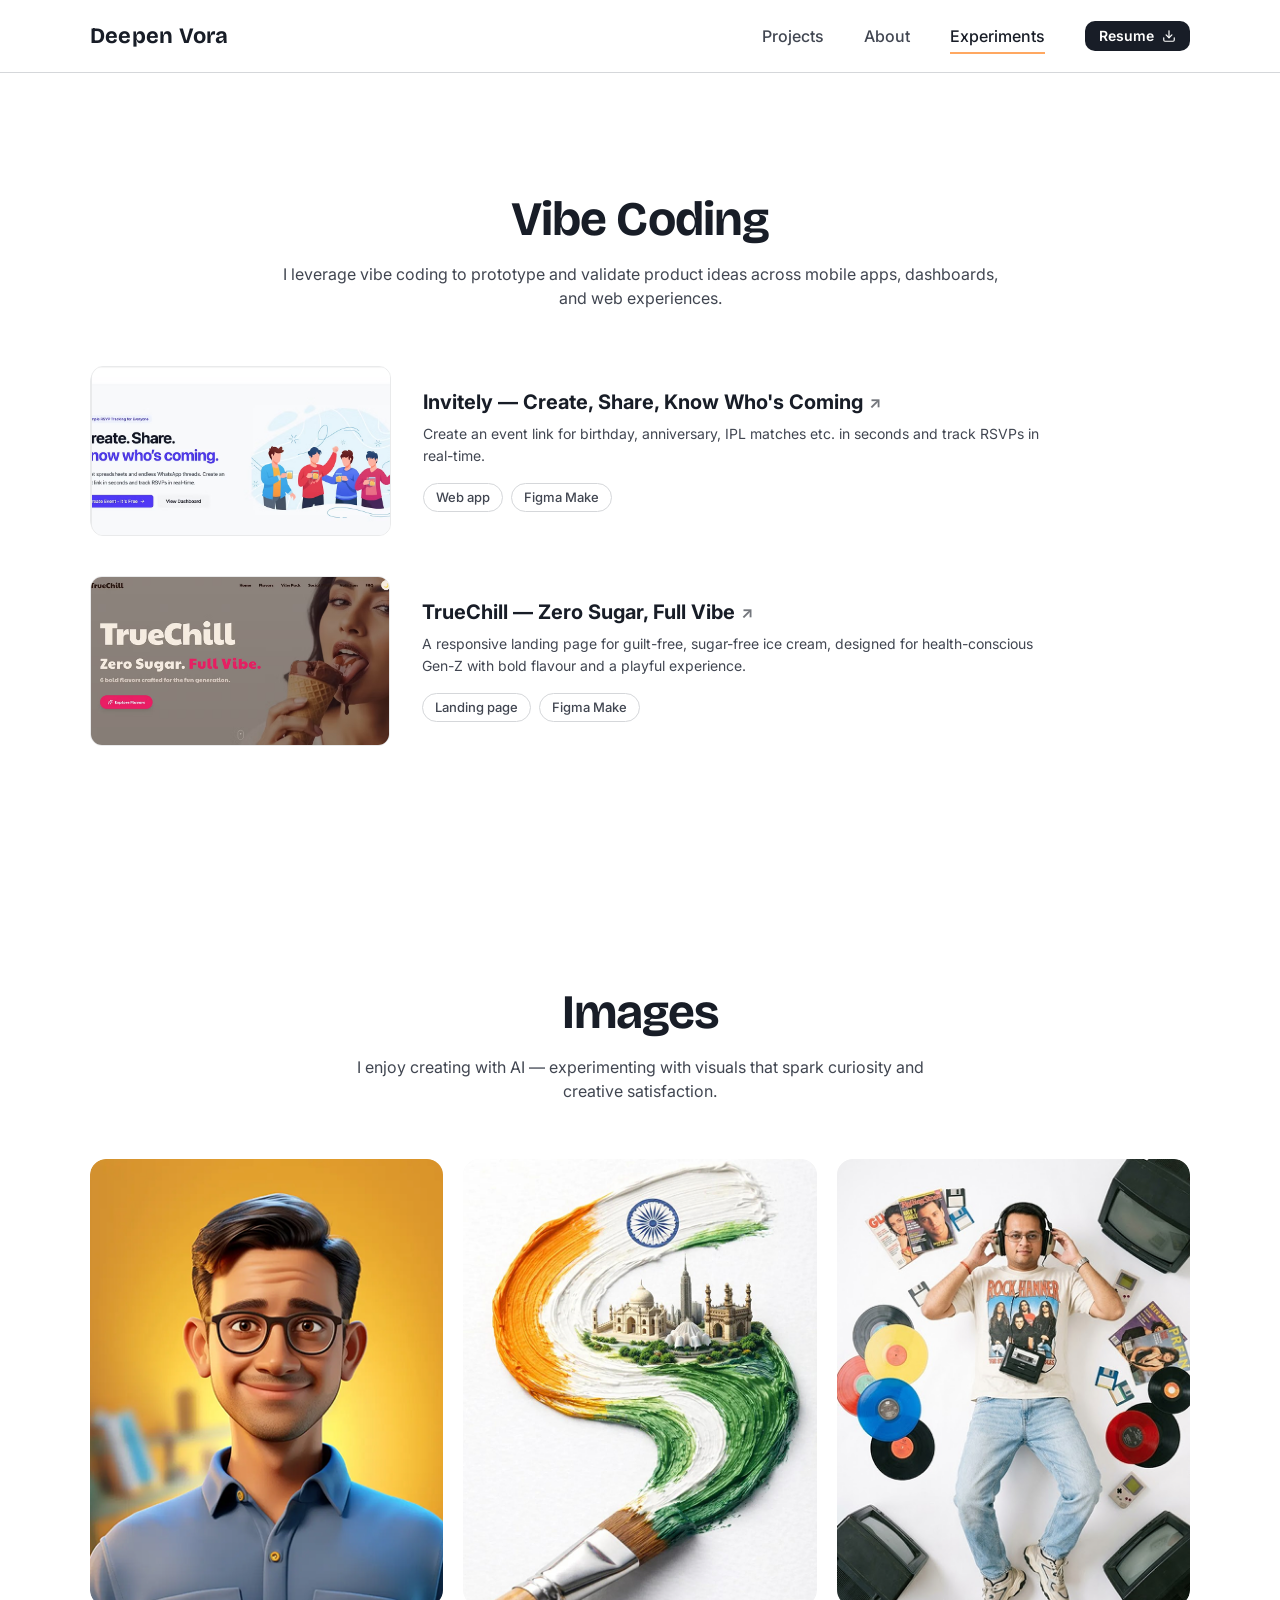
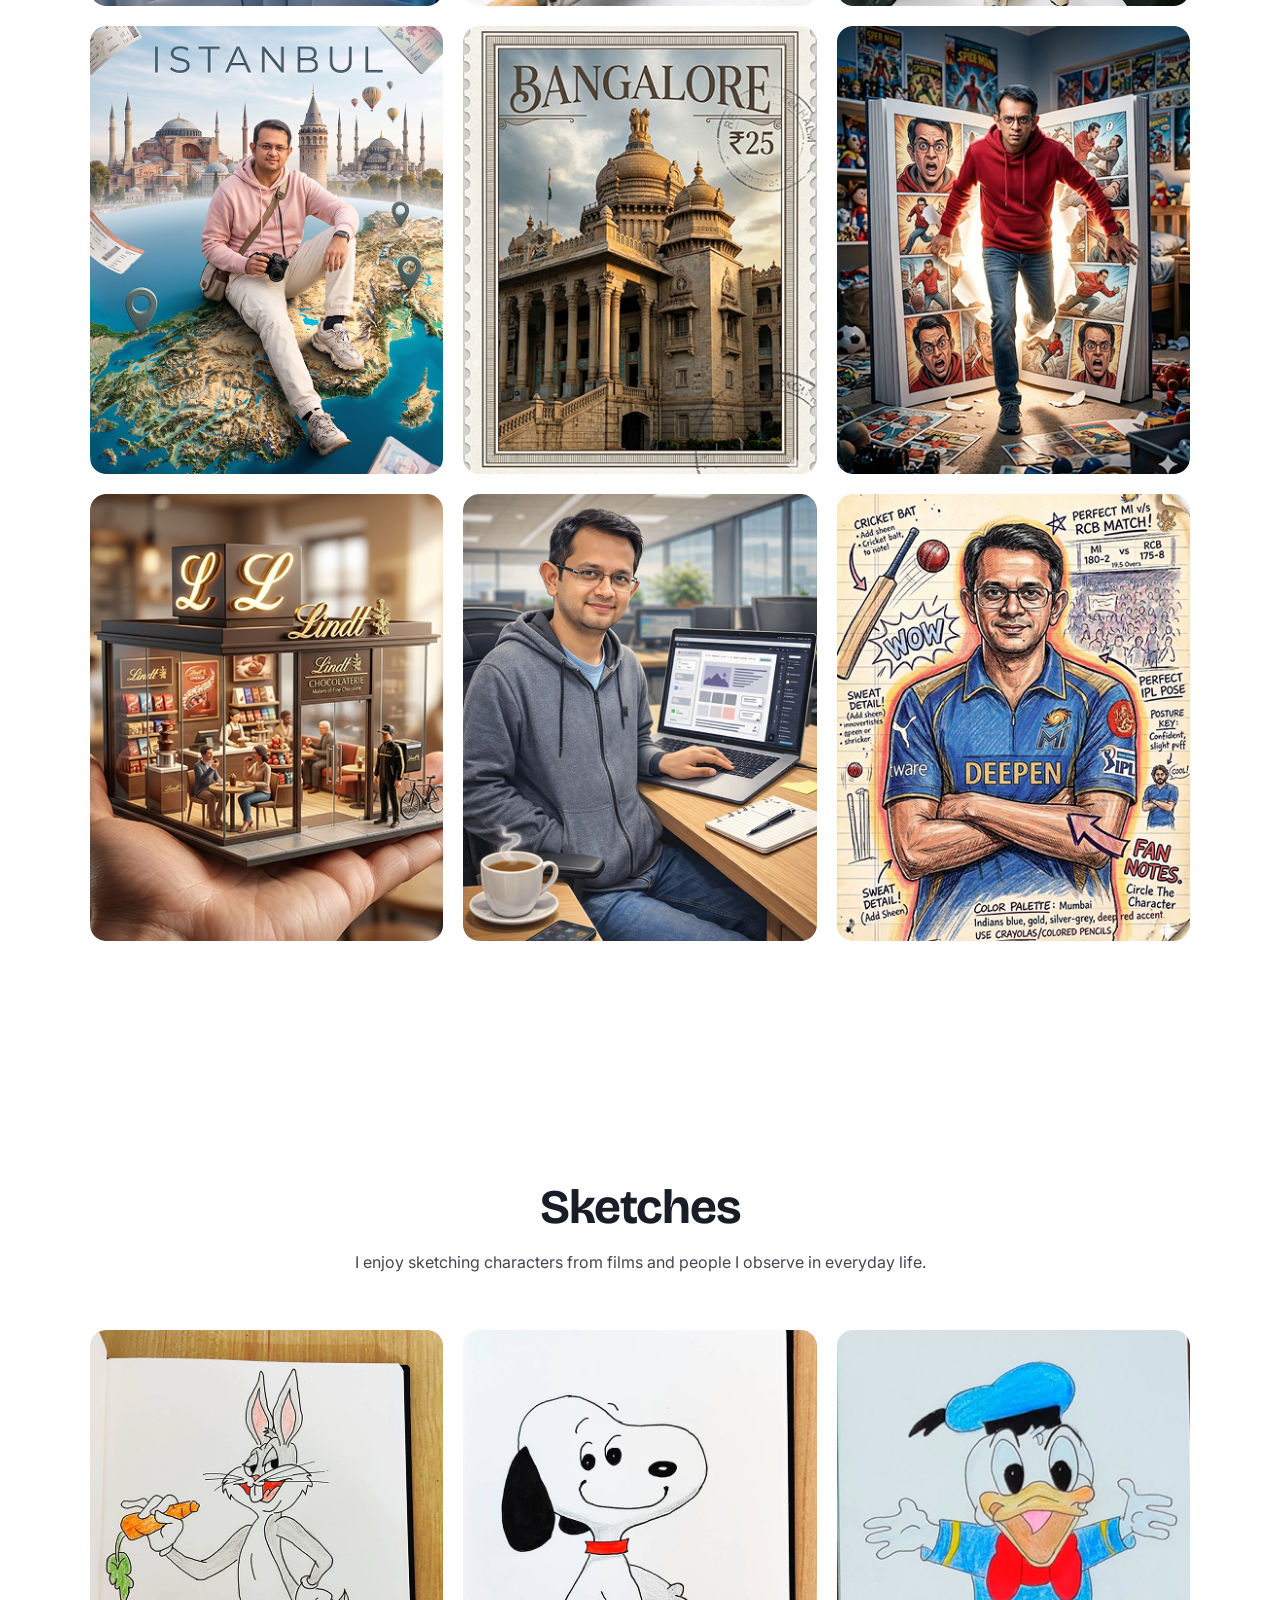
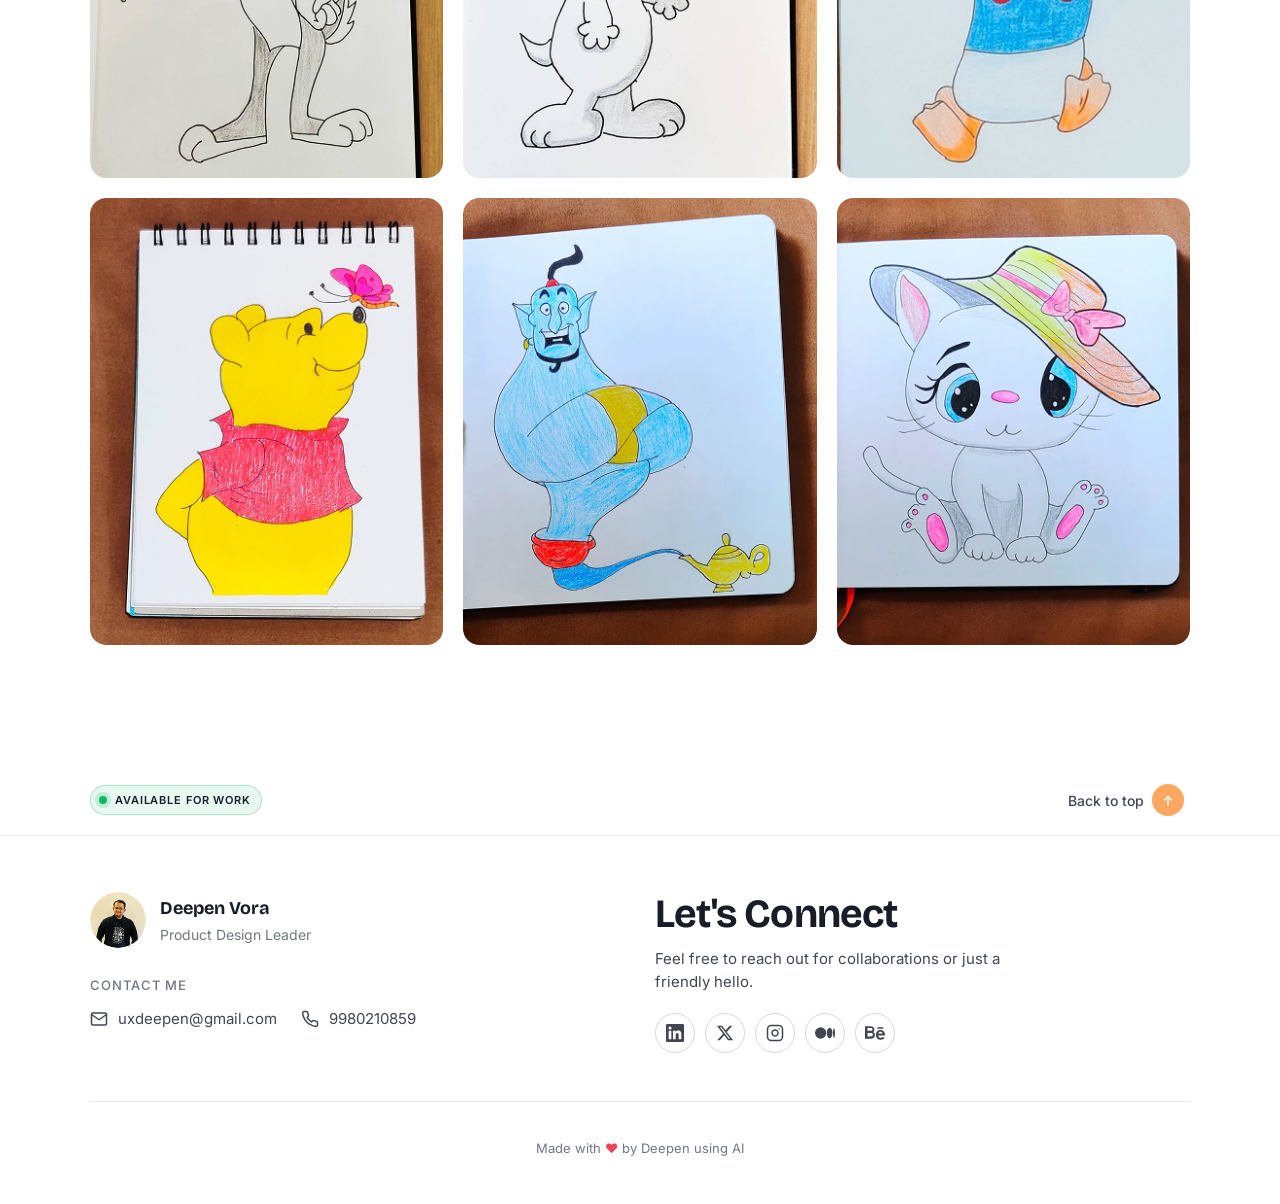
<file: experiments.html>
<!doctype html>
<html lang="en">
<head>
<meta charset="utf-8"/>
<meta name="viewport" content="width=device-width,initial-scale=1"/>
<title>Experiments — Deepen Vora</title>
<link rel="preconnect" href="https://fonts.googleapis.com">
<link rel="preconnect" href="https://fonts.gstatic.com" crossorigin>
<link href="https://fonts.googleapis.com/css2?family=Bricolage+Grotesque:wght@600;700;800&family=Inter:wght@400;500;600;700&display=swap" rel="stylesheet">
<link rel="stylesheet" href="styles.css?v=7">
<link rel="icon" type="image/x-icon" href="favicon.ico">
<link rel="icon" type="image/png" sizes="32x32" href="favicon-32x32.png">
<link rel="icon" type="image/png" sizes="16x16" href="favicon-16x16.png">
<link rel="apple-touch-icon" sizes="180x180" href="apple-touch-icon.png">
</head>
<body data-page="experiments" data-base="./">

<main>
<!-- Vibe Coding -->
<section class="section exp-section">
  <div class="container">
    <header class="section-head">
      <h2 class="section-title">Vibe Coding</h2>
      <p class="section-sub">I leverage vibe coding to prototype and validate product ideas across mobile apps, dashboards, and web experiences.</p>
    </header>

    <div class="exp-list" style="gap:40px">
      <article class="exp-card" style="padding:0;border-width:0px 0px 0px 1px">
        <div class="exp-thumb"><img src="assets/experiments/invitely.png" alt="Invitely landing page"></div>
        <div class="exp-body">
          <h3><a href="https://invitely.figma.site/" target="_blank" rel="noopener" class="exp-title-link">Invitely — Create, Share, Know Who's Coming <span class="title-arrow">↗</span></a></h3>
          <p>Create an event link for birthday, anniversary, IPL matches etc. in seconds and track RSVPs in real-time.</p>
          <div class="tag-row">
            <span class="tag blue">Web app</span>
            <span class="tag purple">Figma Make</span>
          </div>

        </div>
      </article>

      <article class="exp-card" style="padding:0;border-width:0px">
        <div class="exp-thumb"><img src="assets/experiments/truechill.png" alt="TrueChill landing page"></div>
        <div class="exp-body">
          <h3><a href="https://truechill.figma.site/" target="_blank" rel="noopener" class="exp-title-link">TrueChill — Zero Sugar, Full Vibe <span class="title-arrow">↗</span></a></h3>
          <p>A responsive landing page for guilt-free, sugar-free ice cream, designed for health-conscious Gen-Z with bold flavour and a playful experience.</p>
          <div class="tag-row">
            <span class="tag green">Landing page</span>
            <span class="tag amber">Figma Make</span>
          </div>
        </div>
      </article>
    </div>
  </div>
</section>

<!-- Images -->
<section class="section exp-section">
  <div class="container">
    <header class="section-head">
      <h2 class="section-title">Images</h2>
      <p class="section-sub">I enjoy creating with AI — experimenting with visuals that spark curiosity and creative satisfaction.</p>
    </header>

    <div class="image-grid">
      <figure class="image-card"><img src="assets/experiments/AI-pixar.png" alt="Pixar-style stylized portrait"></figure>
      <figure class="image-card"><img src="assets/experiments/AI-paint-brush.png" alt="India paintstroke"></figure>
      <figure class="image-card"><img src="assets/experiments/AI-retro.png" alt="Retro 90s flat-lay"></figure>
      <figure class="image-card"><img src="assets/experiments/AI-turkey.png" alt="Anime characters selfie"></figure>
      <figure class="image-card"><img src="assets/experiments/AI-Blr-Stamp.png" alt="Bangalore travel stamp"></figure>
      <figure class="image-card"><img src="assets/experiments/AI-poster.png" alt="Comic book poster"></figure>
      <figure class="image-card"><img src="assets/experiments/AI-lindt.png" alt="Delhi travel stamp"></figure>
      <figure class="image-card"><img src="assets/experiments/AI-office.png" alt="AI office portrait"></figure>
      <figure class="image-card"><img src="assets/experiments/AI-IPL.png" alt="IPL fan art concept"></figure>
    </div>
  </div>
</section>

<!-- Sketches -->
<section class="section exp-section">
  <div class="container">
    <header class="section-head">
      <h2 class="section-title">Sketches</h2>
      <p class="section-sub">I enjoy sketching characters from films and people I observe in everyday life.</p>
    </header>

    <div class="sketch-grid">
      <figure class="sketch-card"><img src="assets/experiments/bugs-bunny.png" alt="Bugs Bunny sketch"></figure>
      <figure class="sketch-card"><img src="assets/experiments/snoopy.png" alt="Snoopy sketch"></figure>
      <figure class="sketch-card"><img src="assets/experiments/donald-duck.png" alt="Donald Duck sketch"></figure>
      <figure class="sketch-card"><img src="assets/experiments/winnie.png" alt="Winnie the Pooh sketch"></figure>
      <figure class="sketch-card"><img src="assets/experiments/Genie.png" alt="Genie sketch"></figure>
      <figure class="sketch-card"><img src="assets/experiments/Cat.png" alt="Marie the cat sketch"></figure>
    </div>
  </div>
</section>

</main>

<script src="chrome.js?v=5"></script>
</body>
</html>
</file>
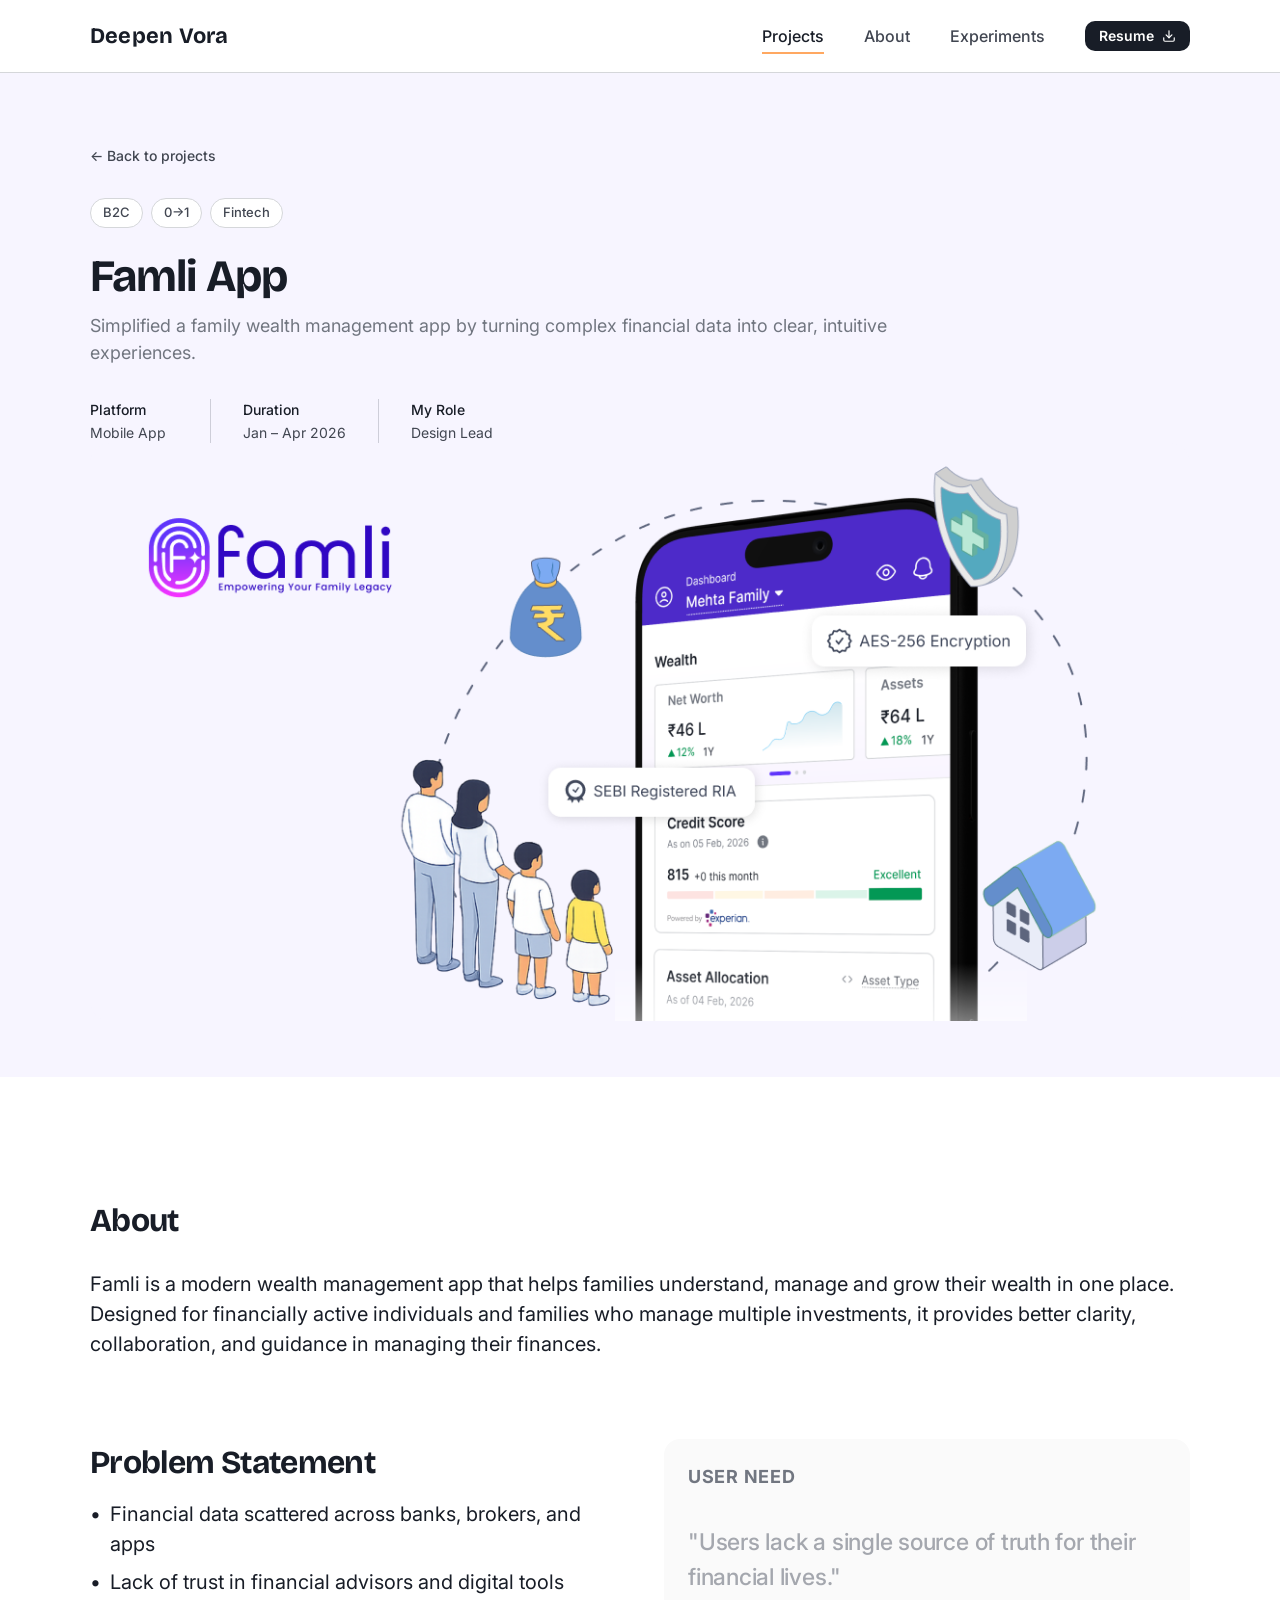
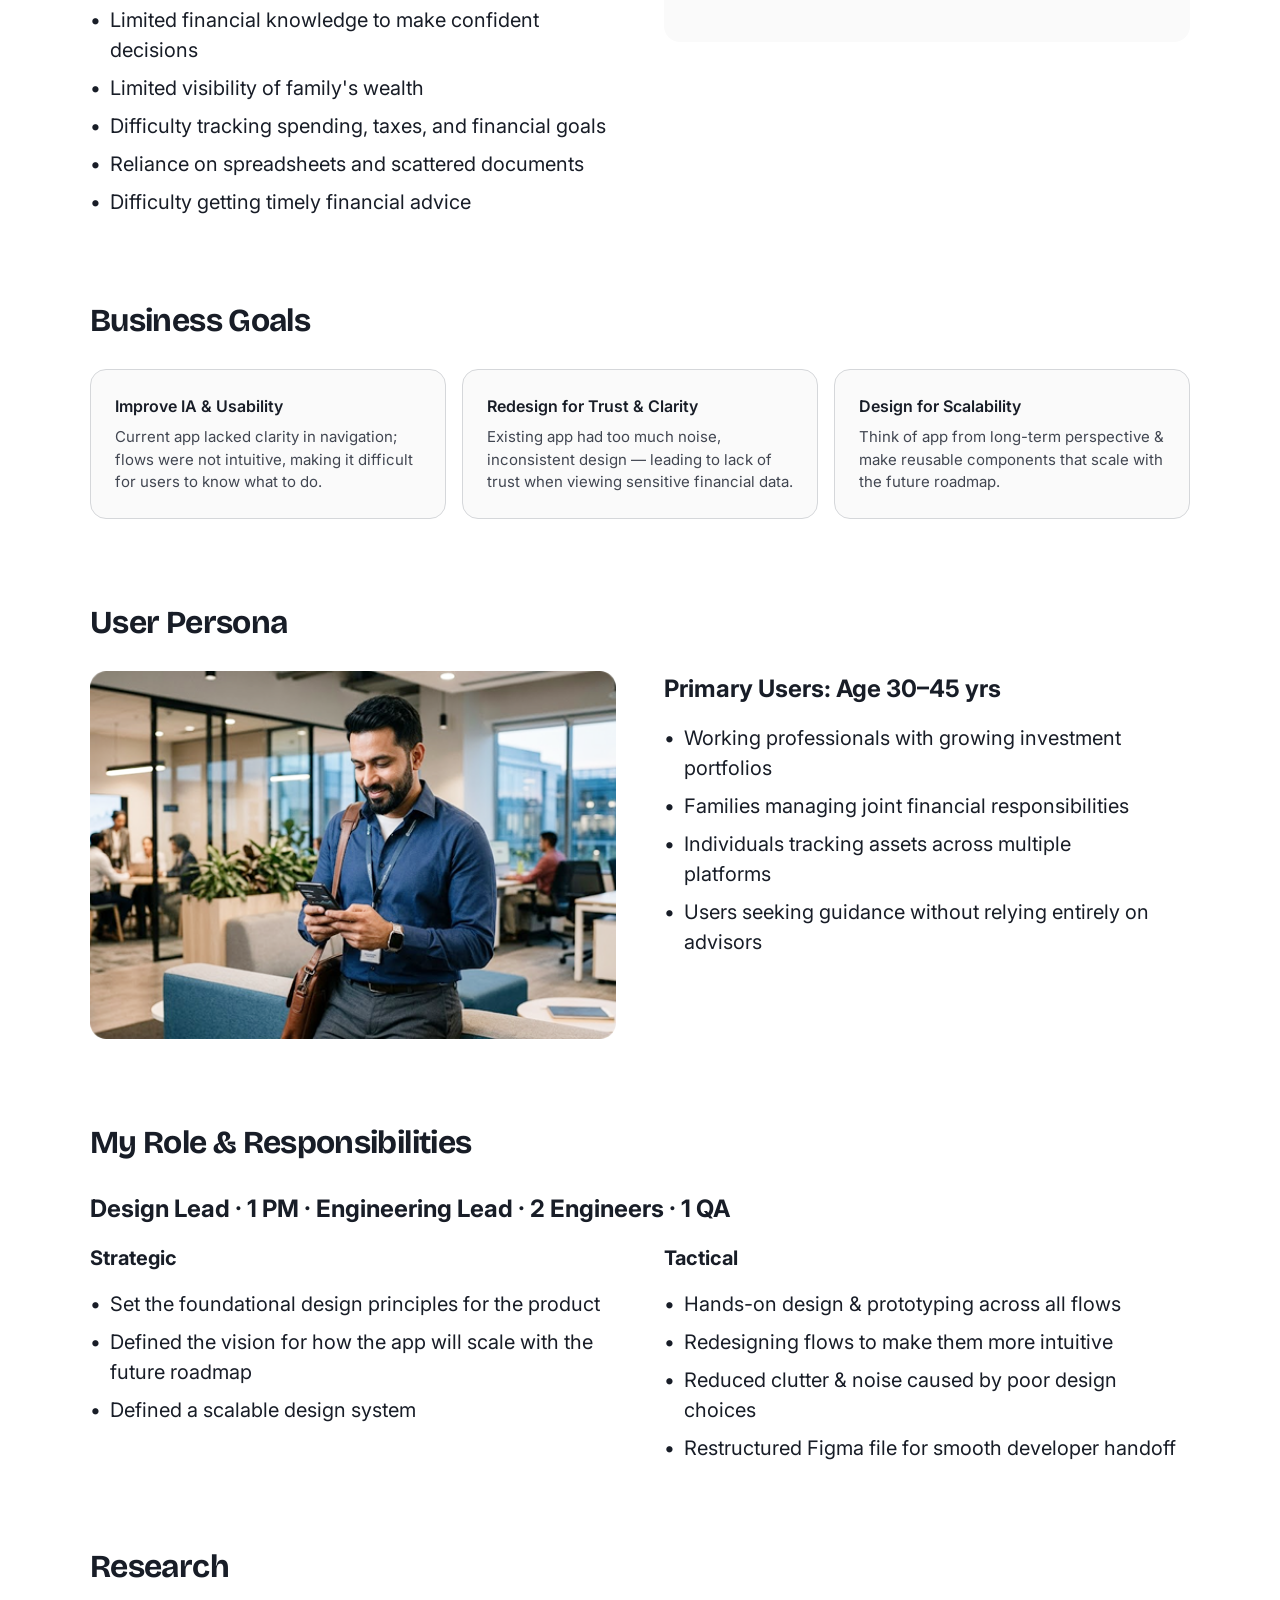
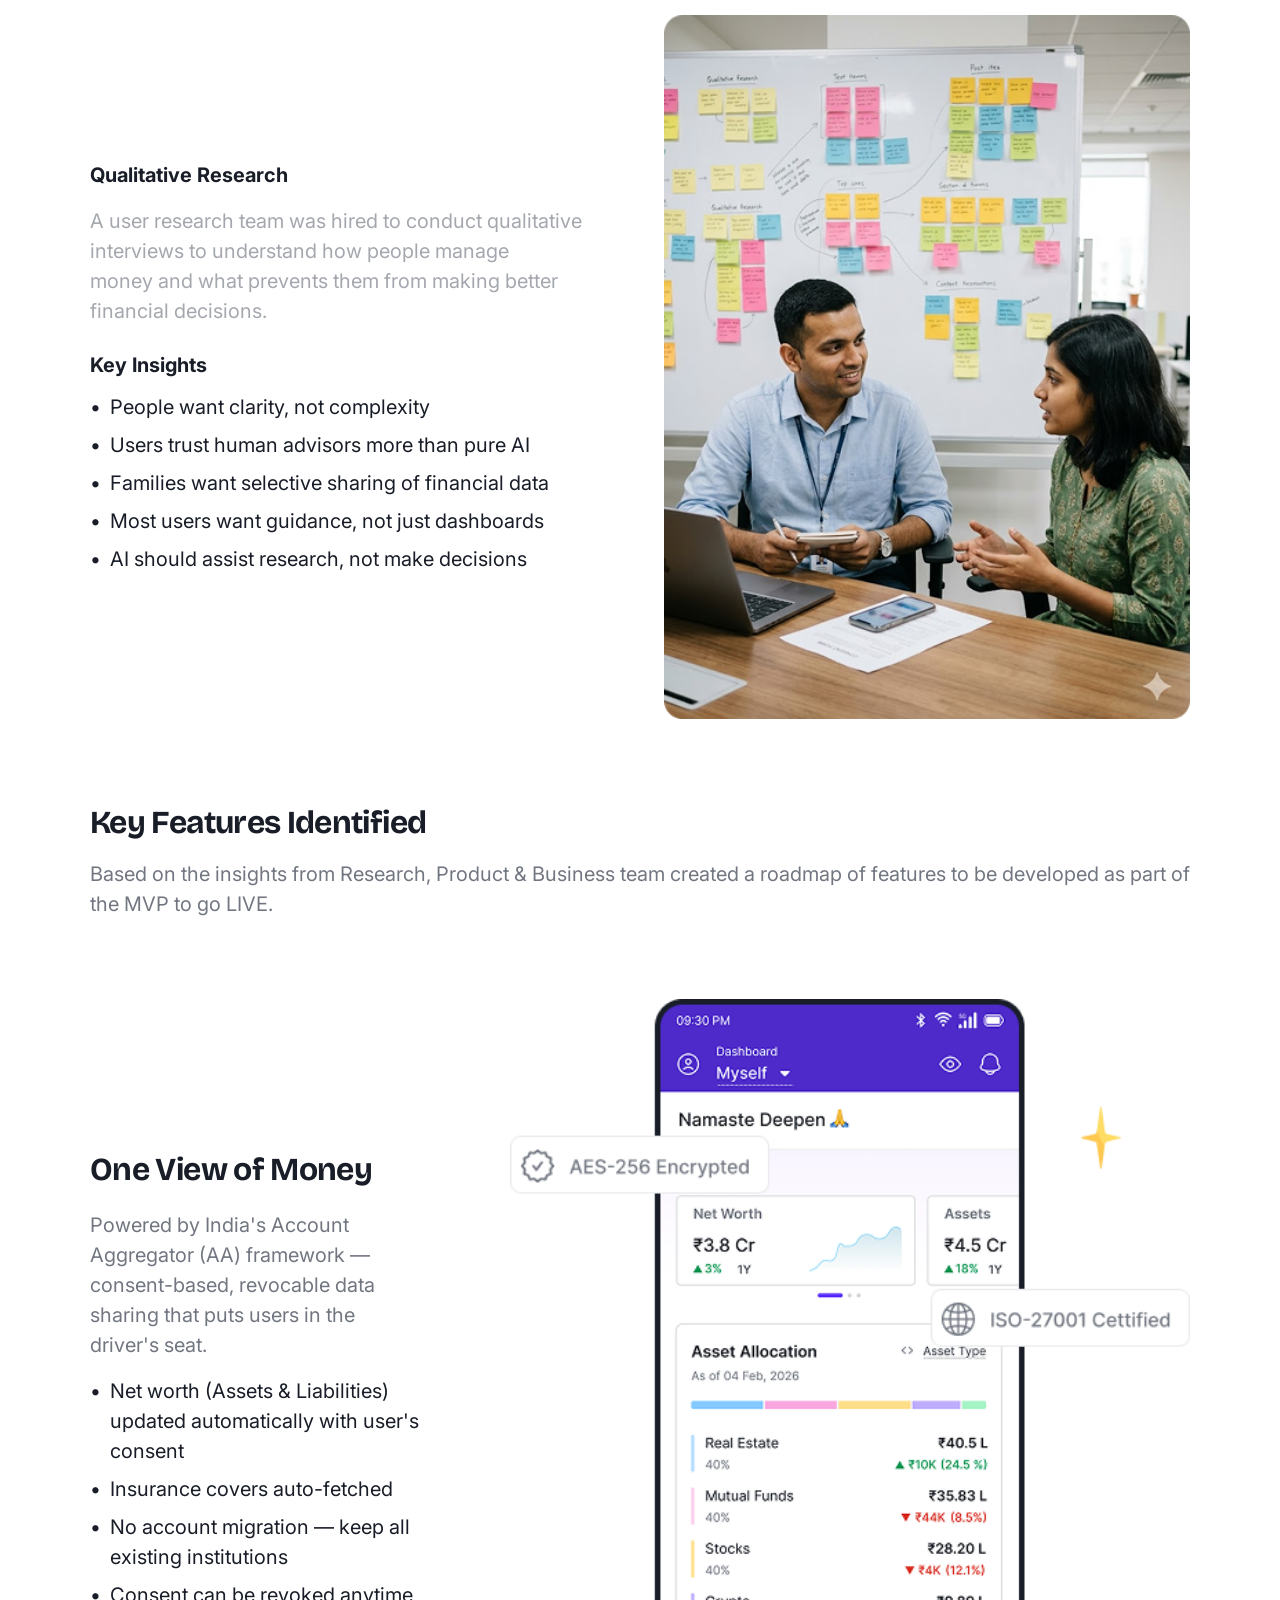
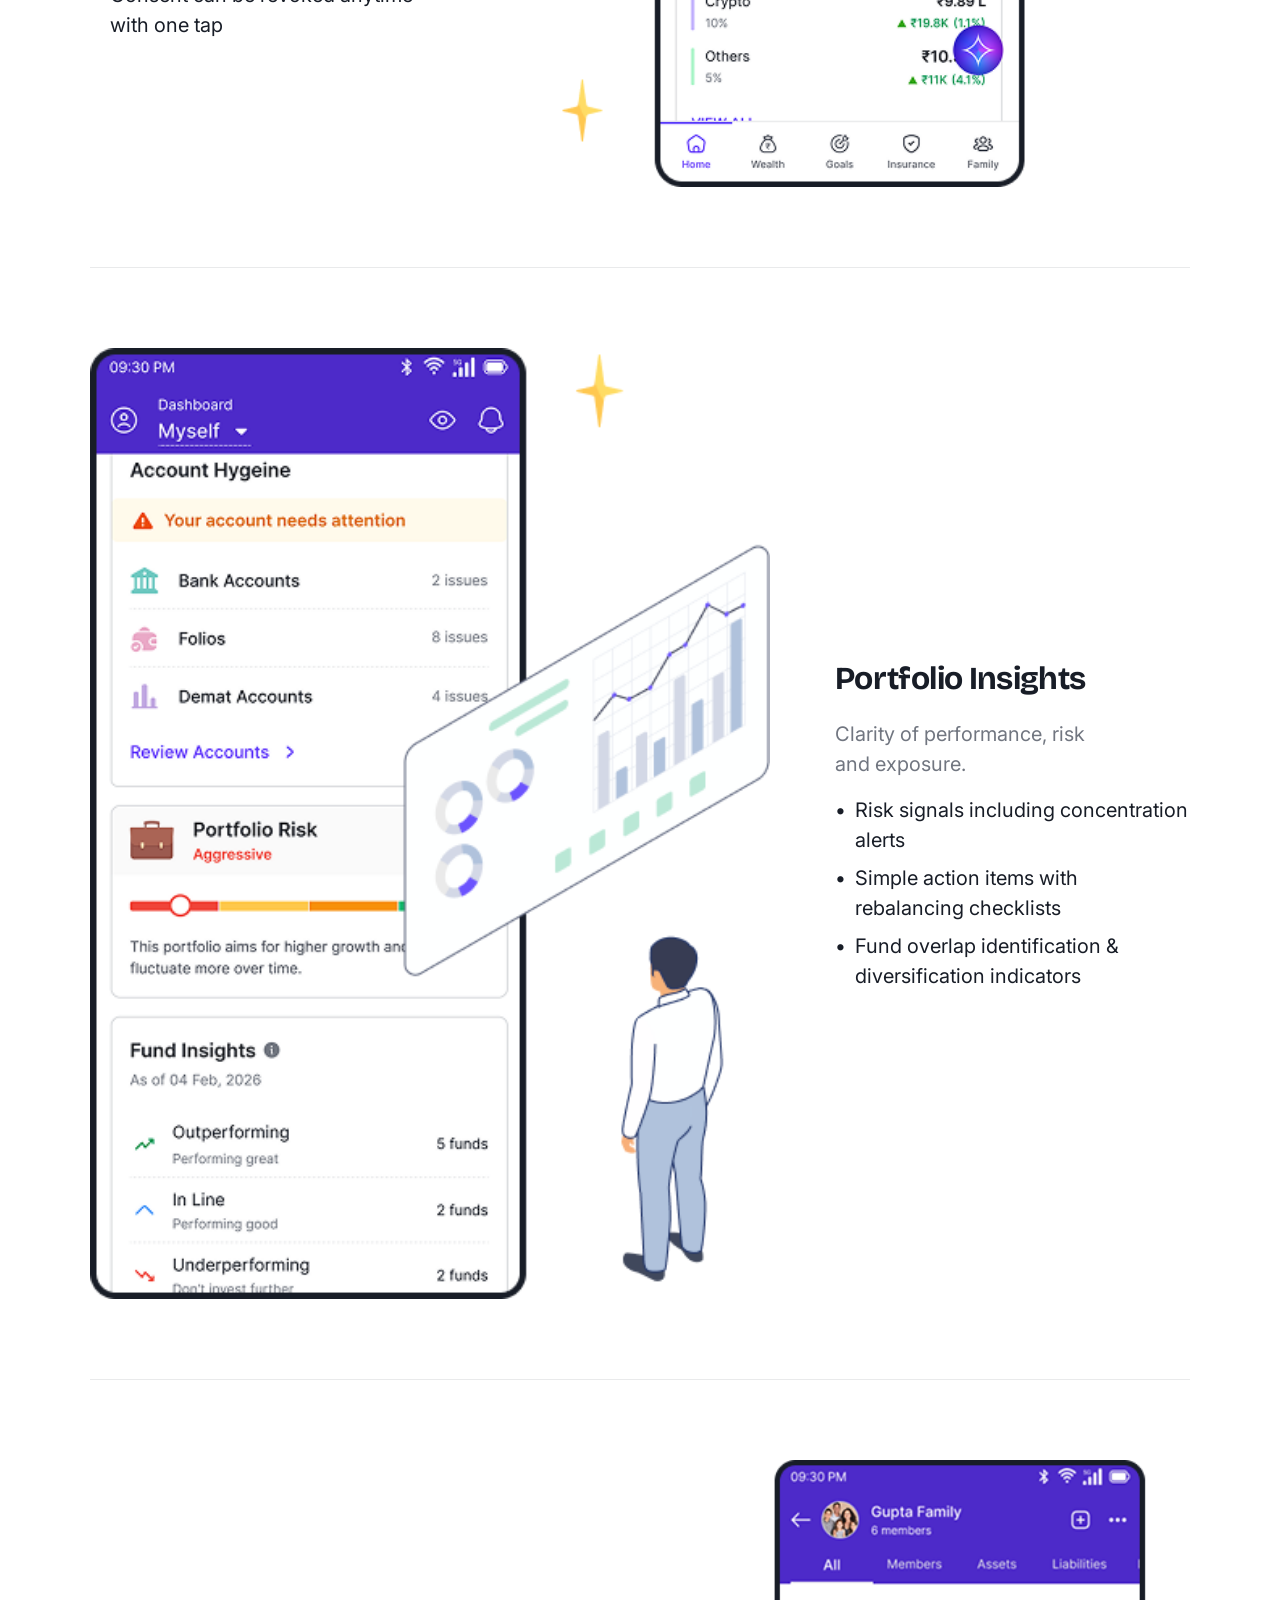
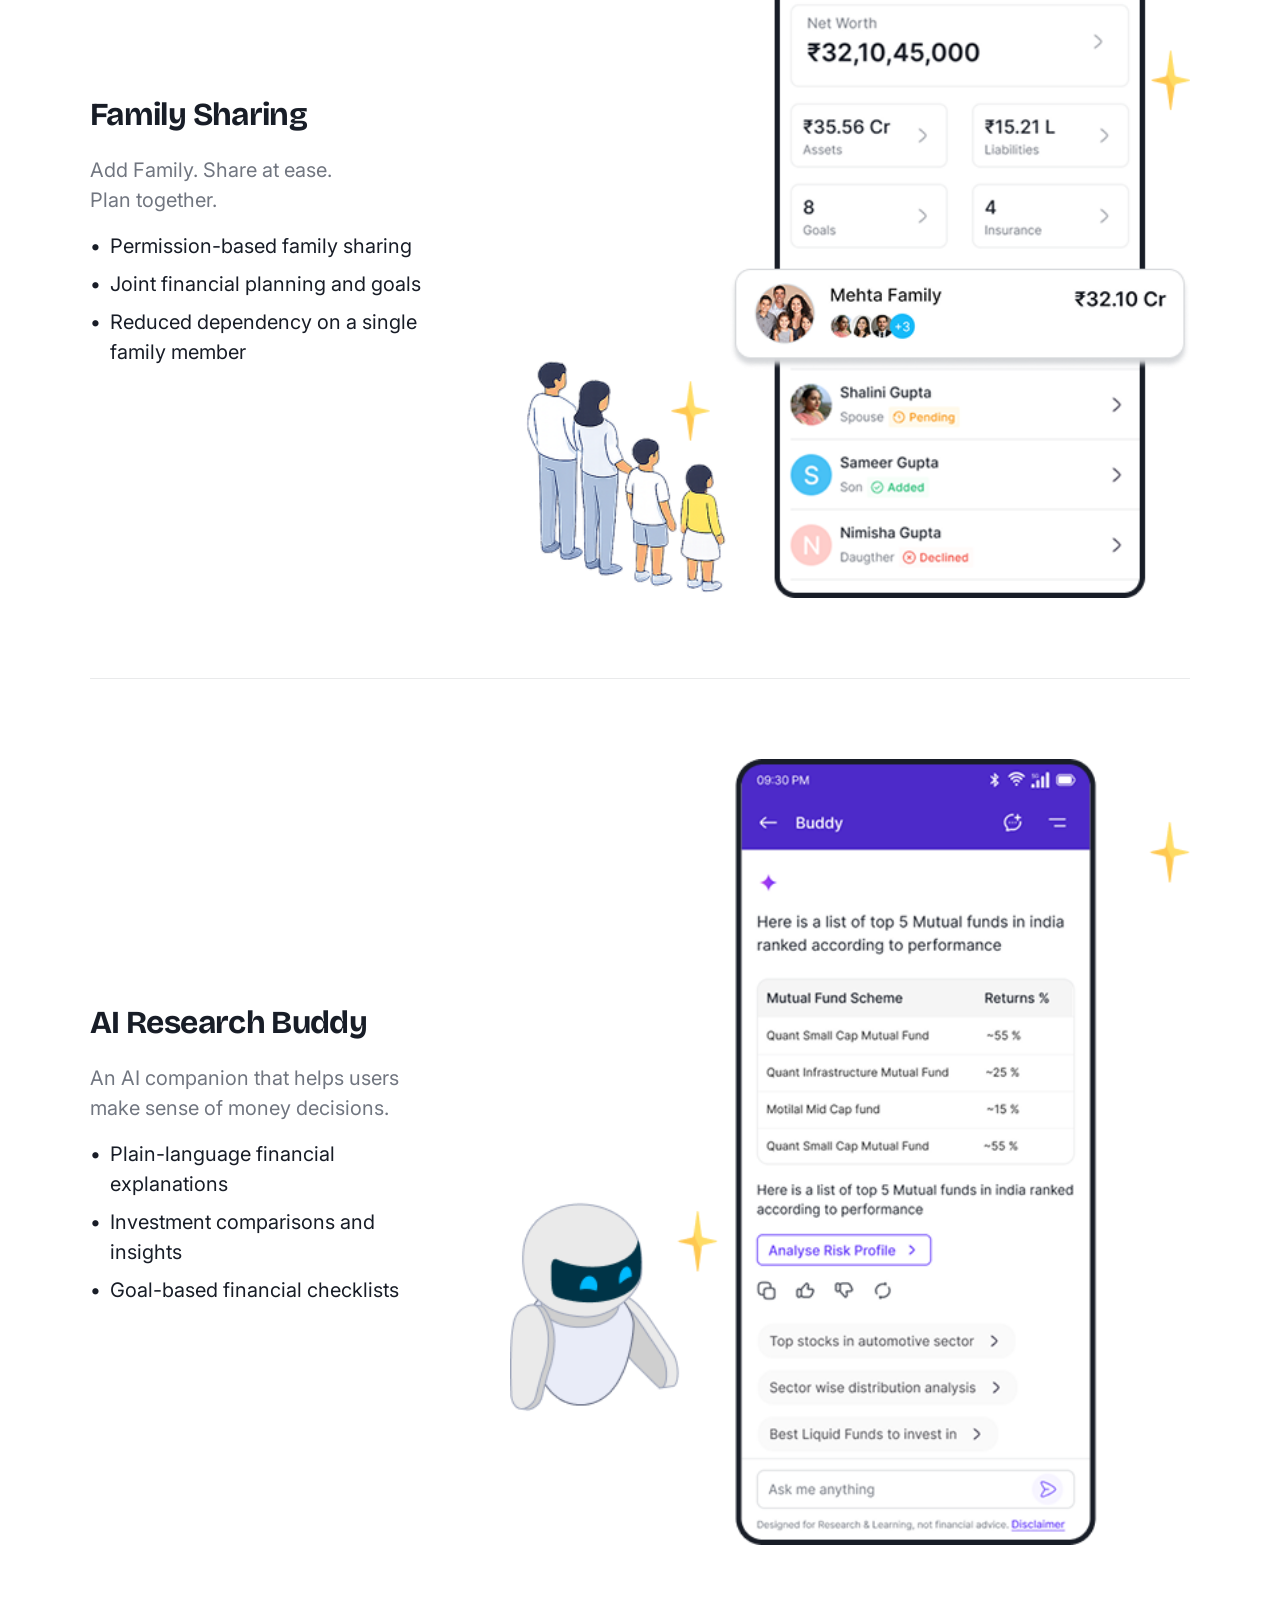
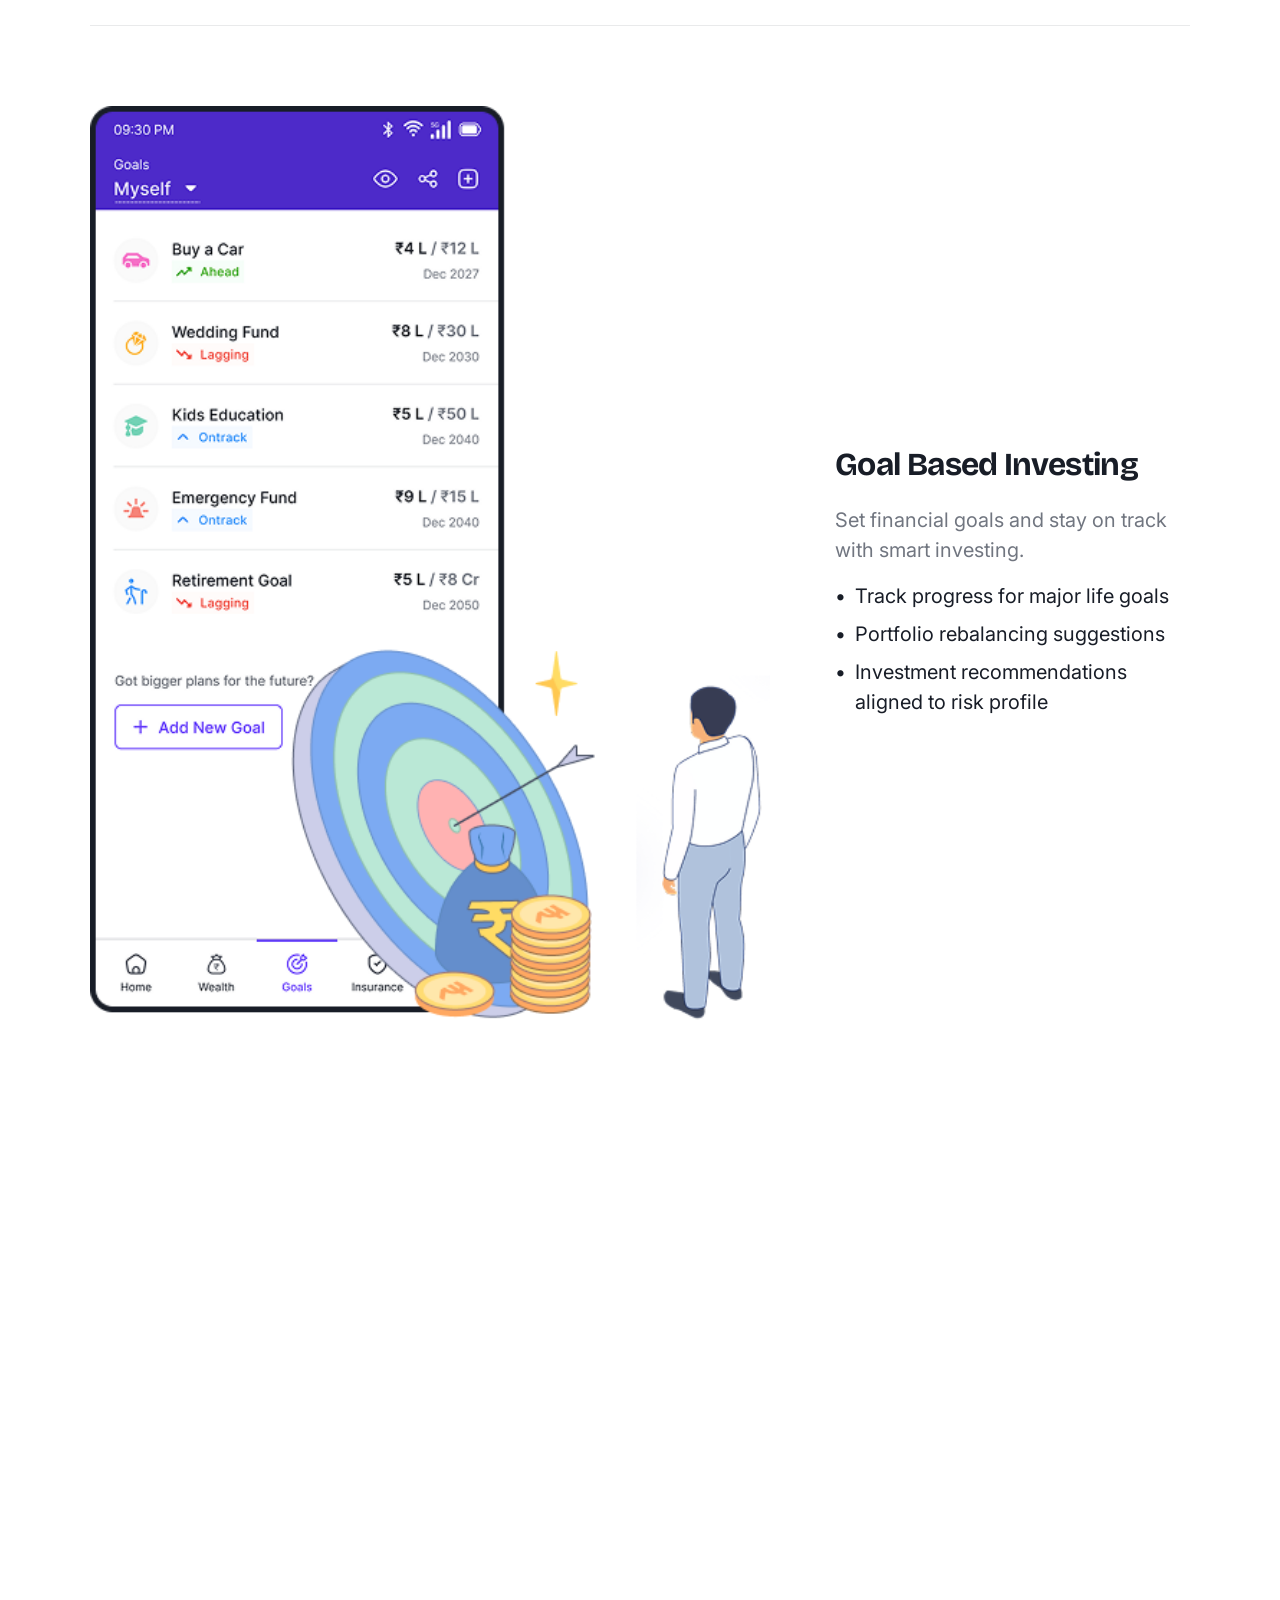
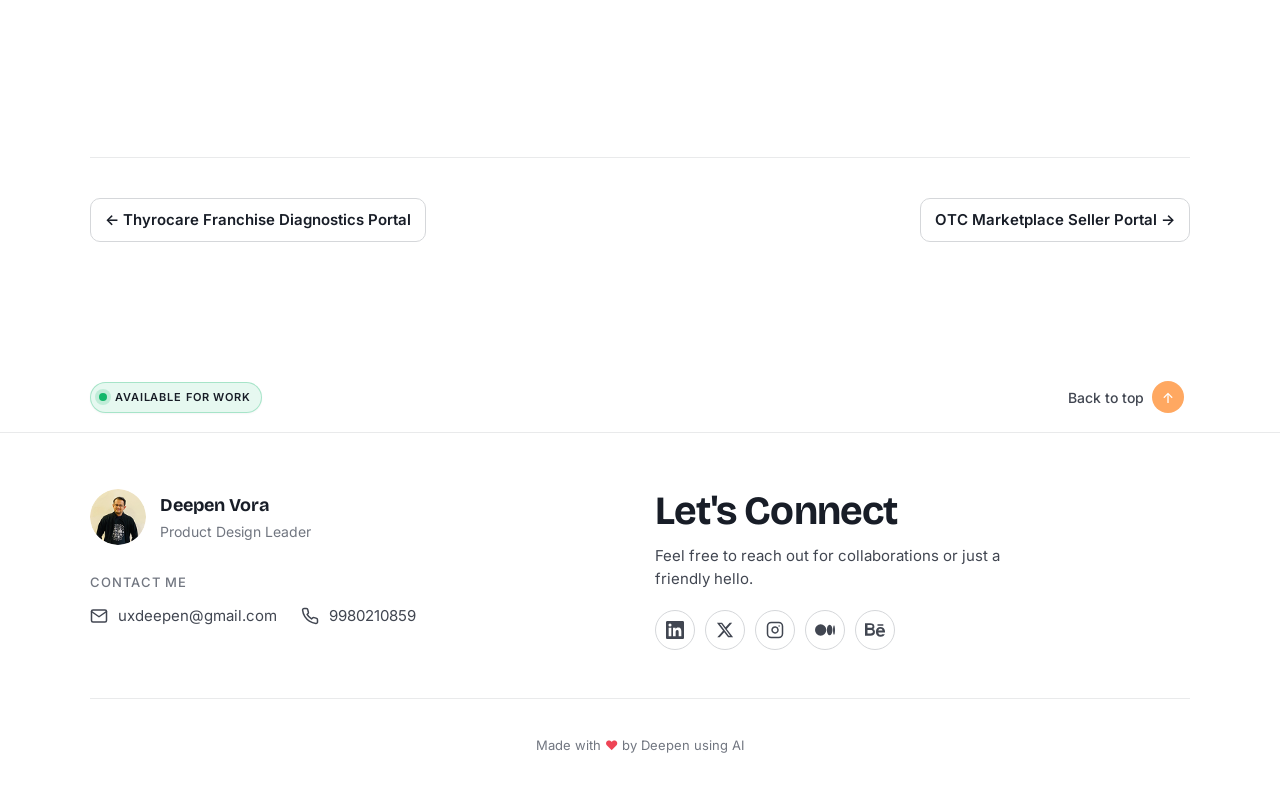
<file: famli.html>
<!doctype html>
<html lang="en">
<head>
<meta charset="utf-8"/>
<meta name="viewport" content="width=device-width,initial-scale=1"/>
<title>Famli App — Deepen Vora</title>
<link rel="preconnect" href="https://fonts.googleapis.com">
<link rel="preconnect" href="https://fonts.gstatic.com" crossorigin>
<link href="https://fonts.googleapis.com/css2?family=Bricolage+Grotesque:wght@600;700;800&family=Inter:wght@400;500;600;700&display=swap" rel="stylesheet">
<link rel="stylesheet" href="styles.css?v=8">
<link rel="icon" type="image/x-icon" href="favicon.ico">
<link rel="icon" type="image/png" sizes="32x32" href="favicon-32x32.png">
<link rel="icon" type="image/png" sizes="16x16" href="favicon-16x16.png">
<link rel="apple-touch-icon" sizes="180x180" href="apple-touch-icon.png">
</head>
<body data-page="work" data-base="./">
<main id="caseMain"><div id="caseBody"></div></main>
<script>window.__CS_ID__ = "famli";</script>
<script src="app.js?v=6"></script>
<script src="case-study-data.js?v=3"></script>
<script src="case-study-render.js?v=1"></script>
<script src="chrome.js?v=5"></script>
</body>
</html>
</file>
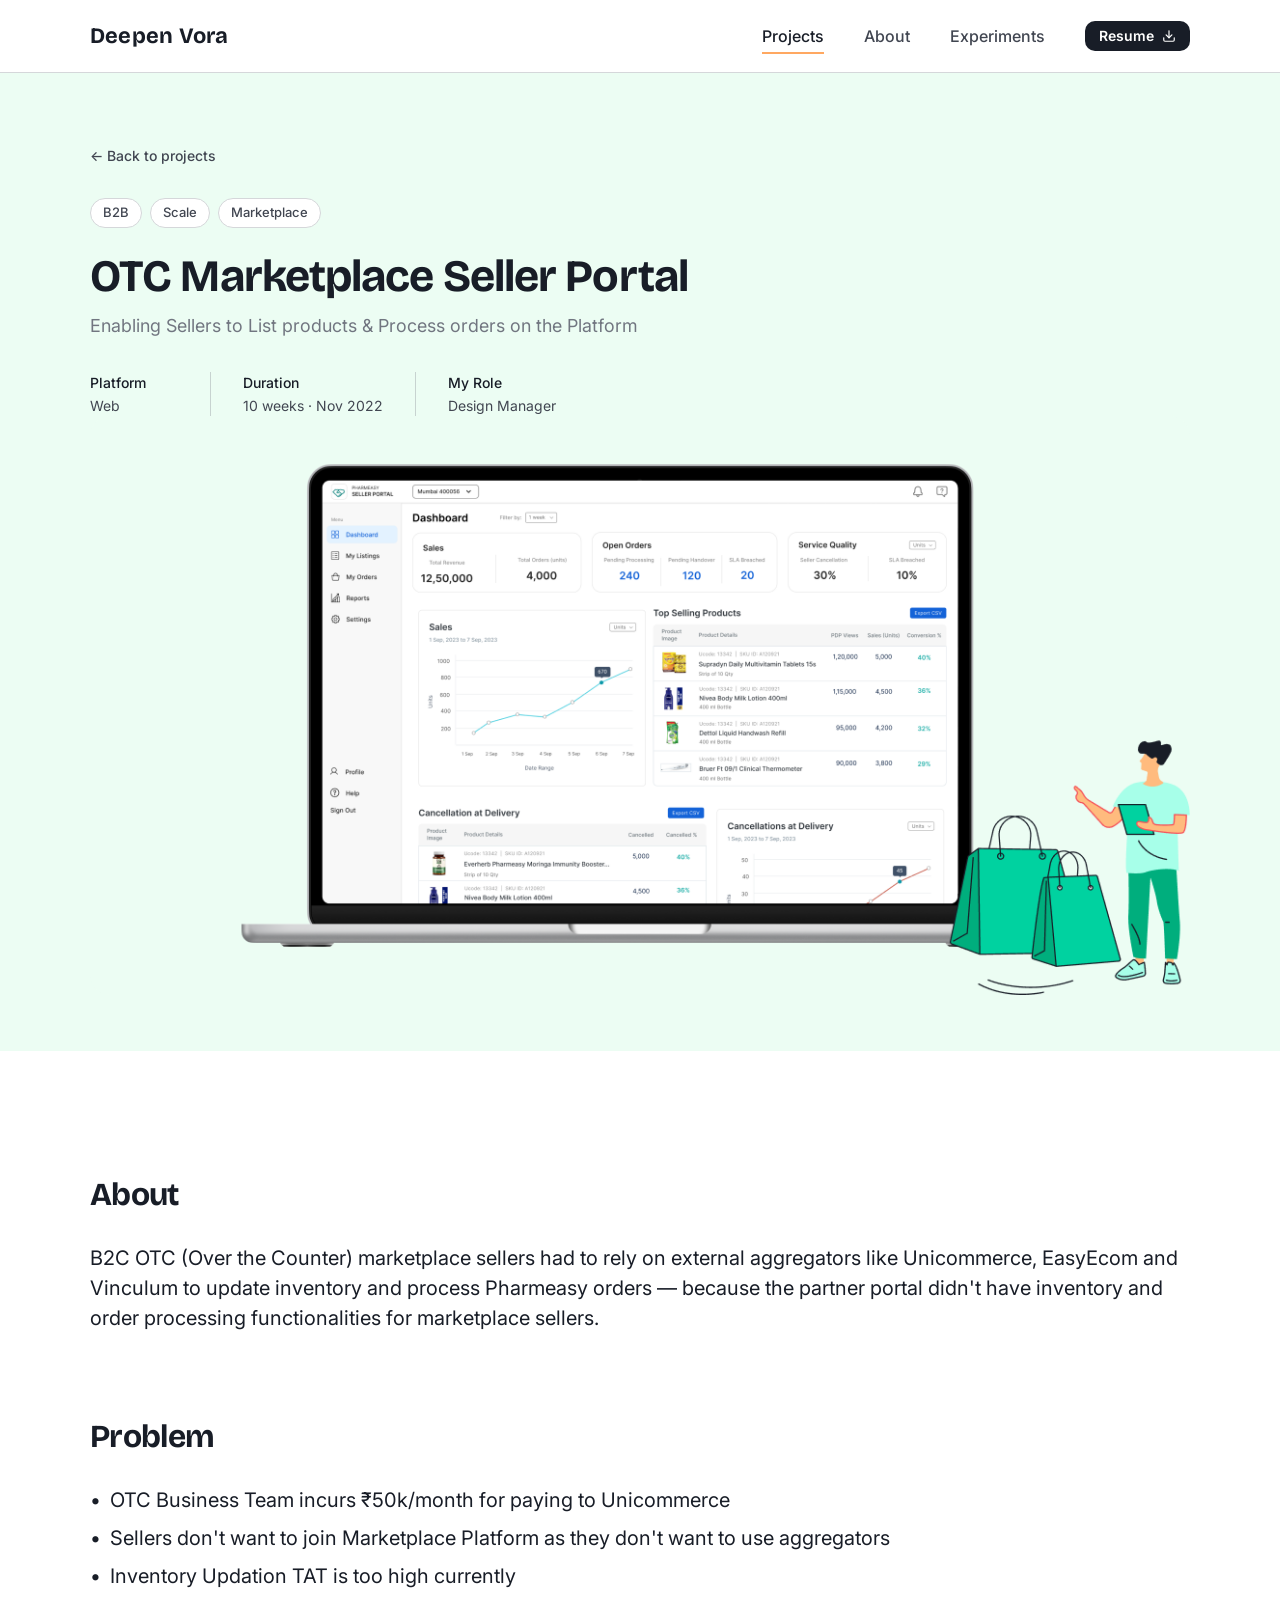
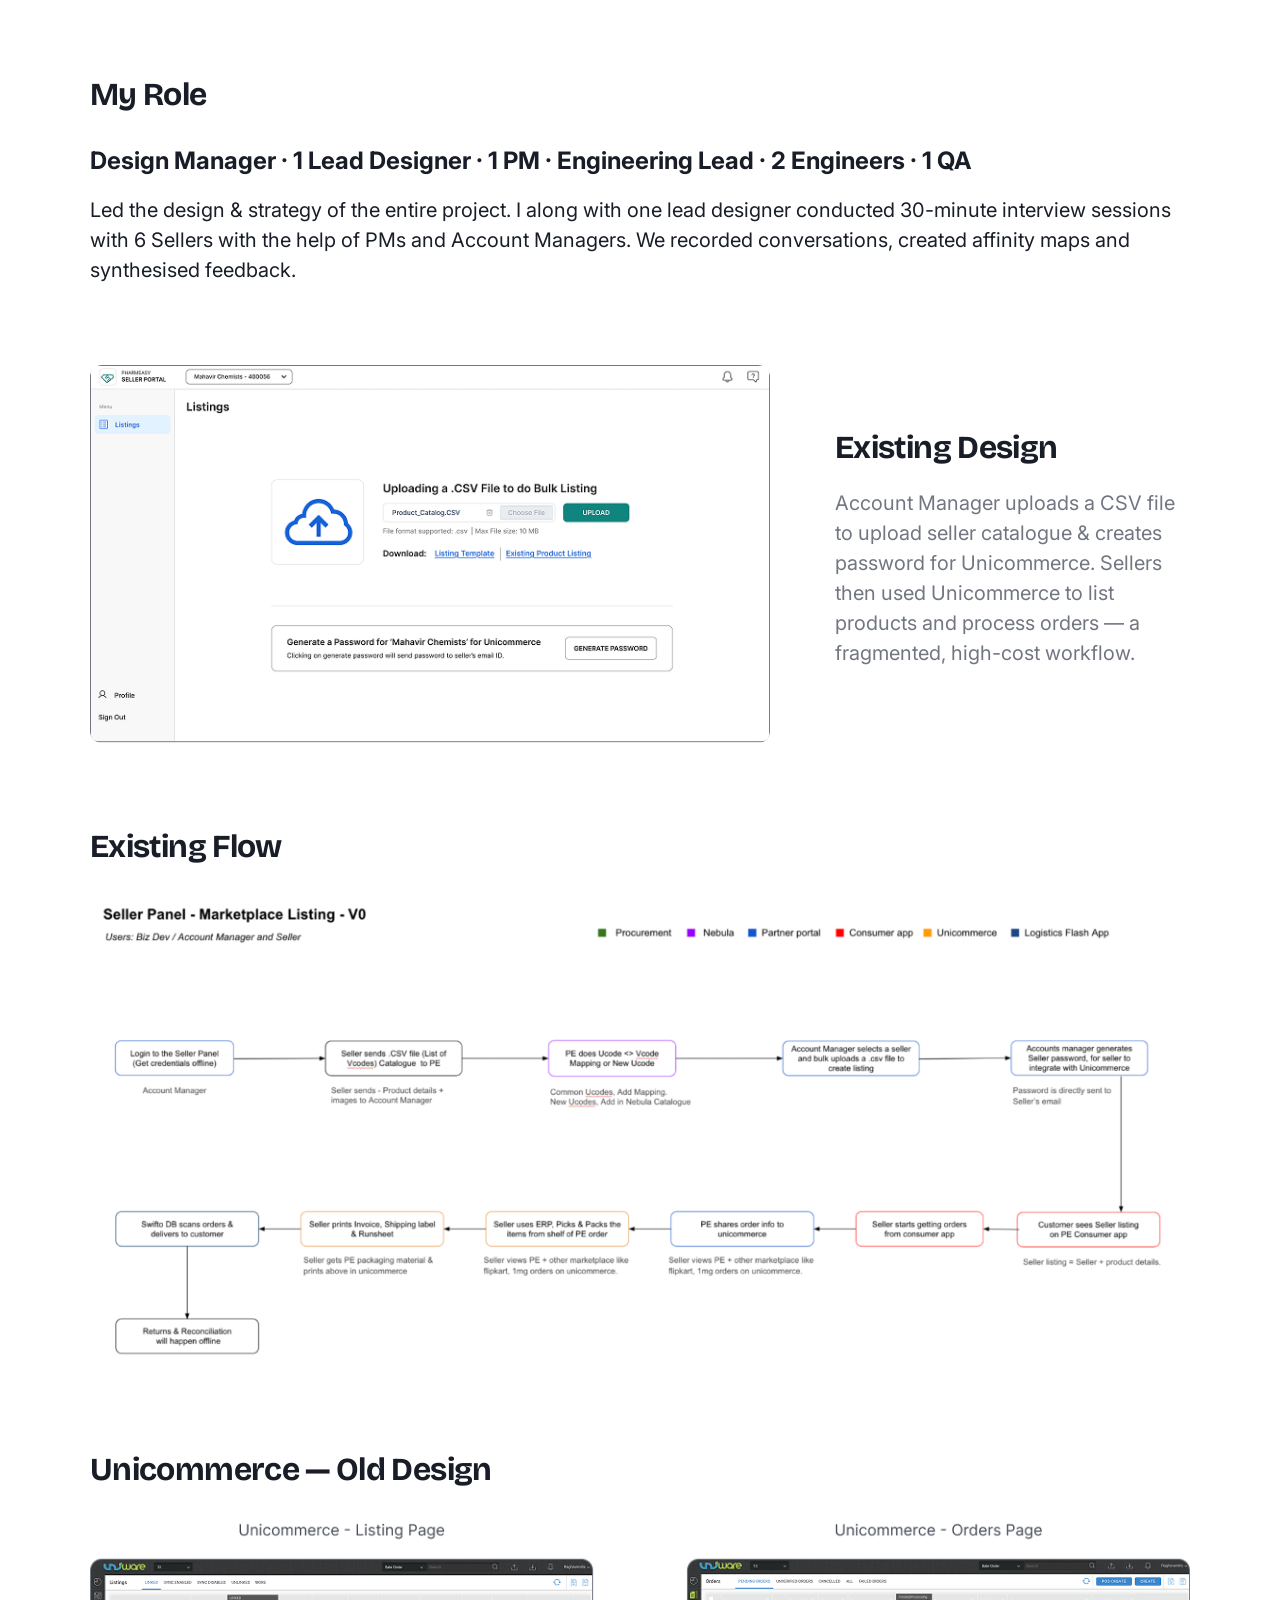
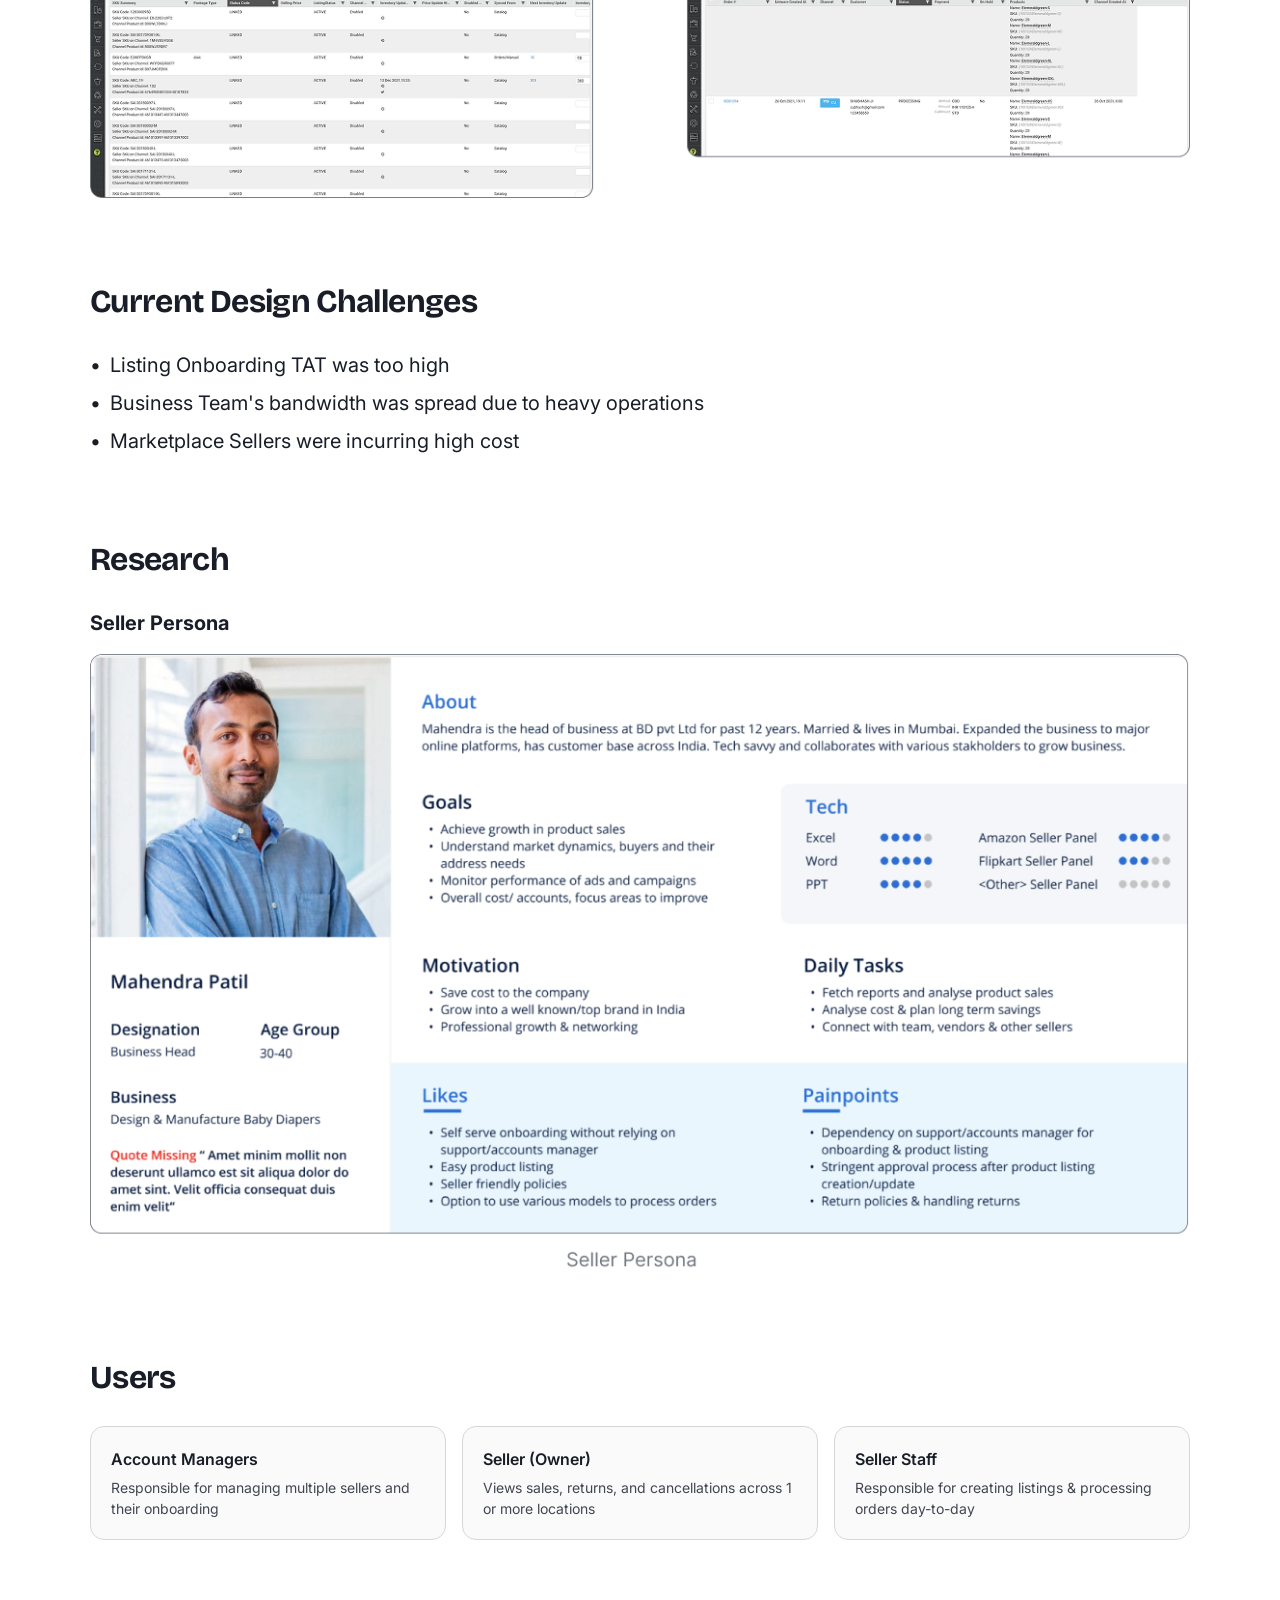
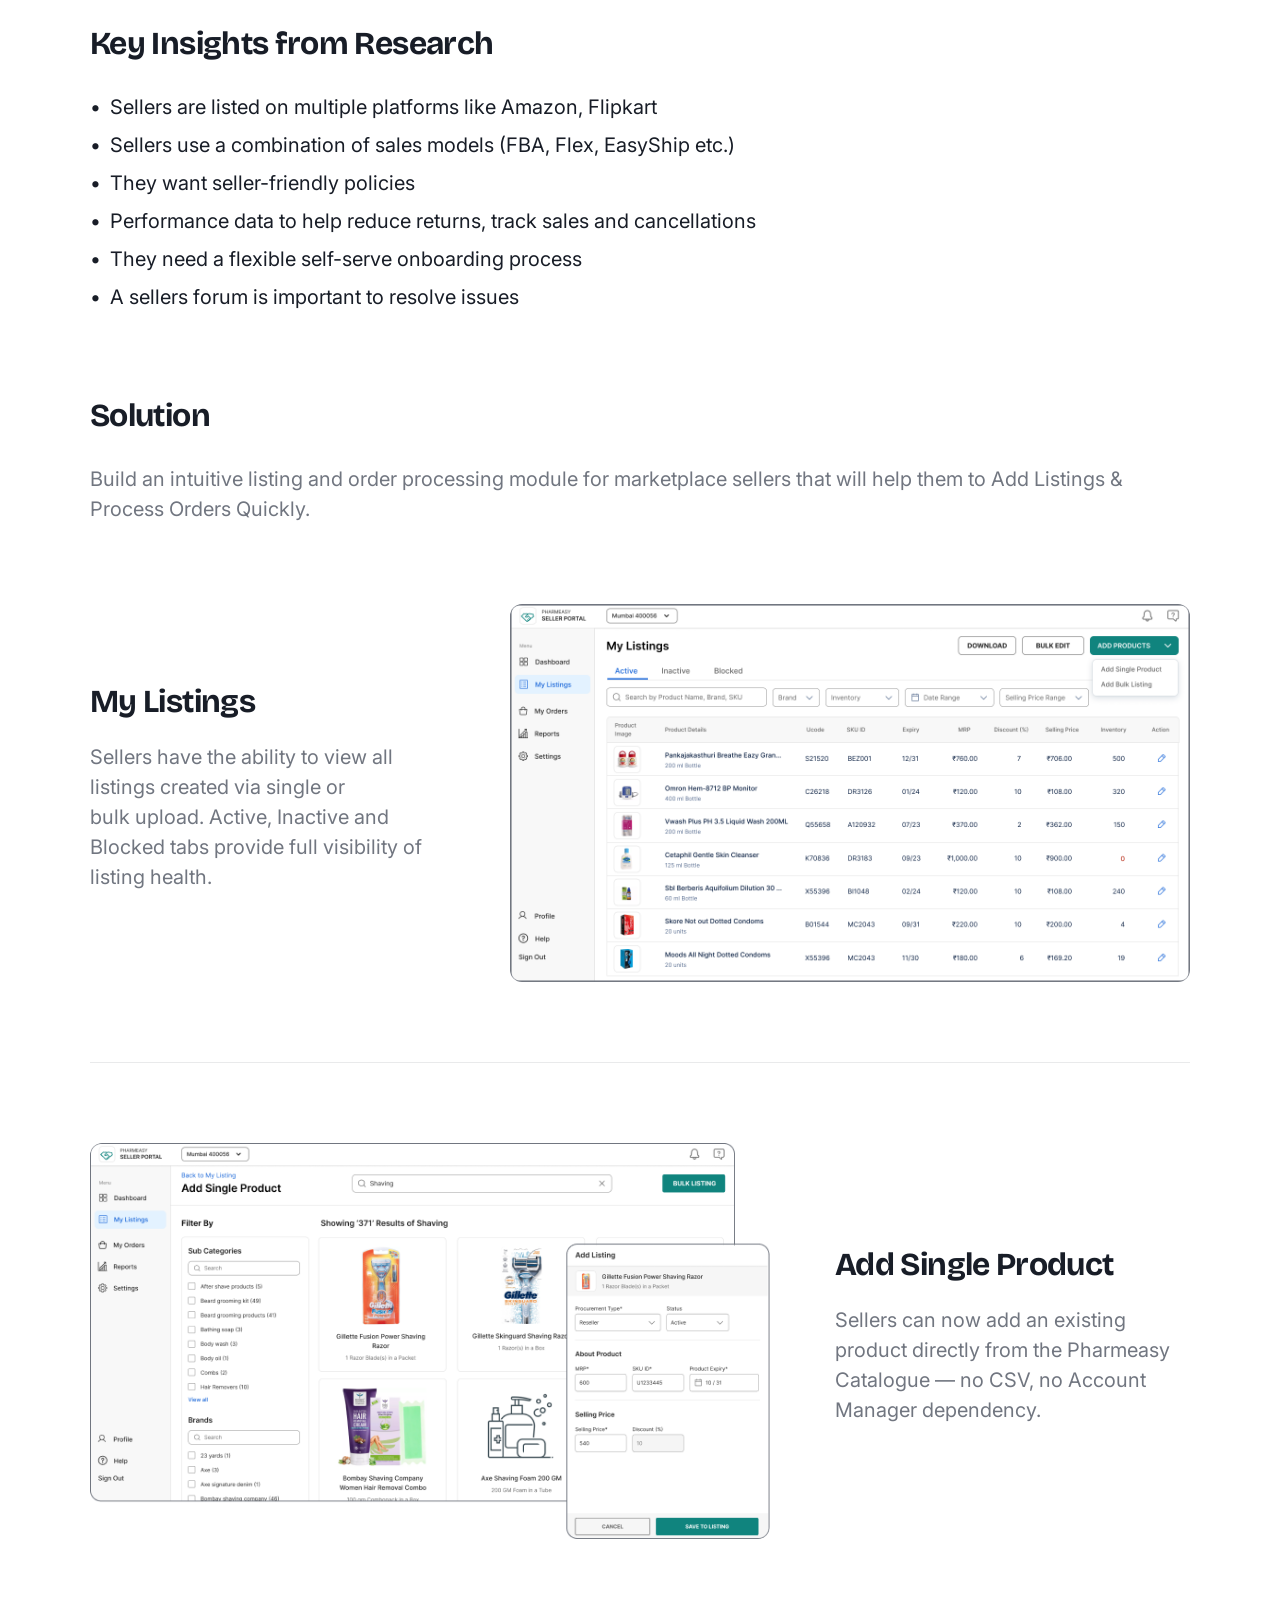
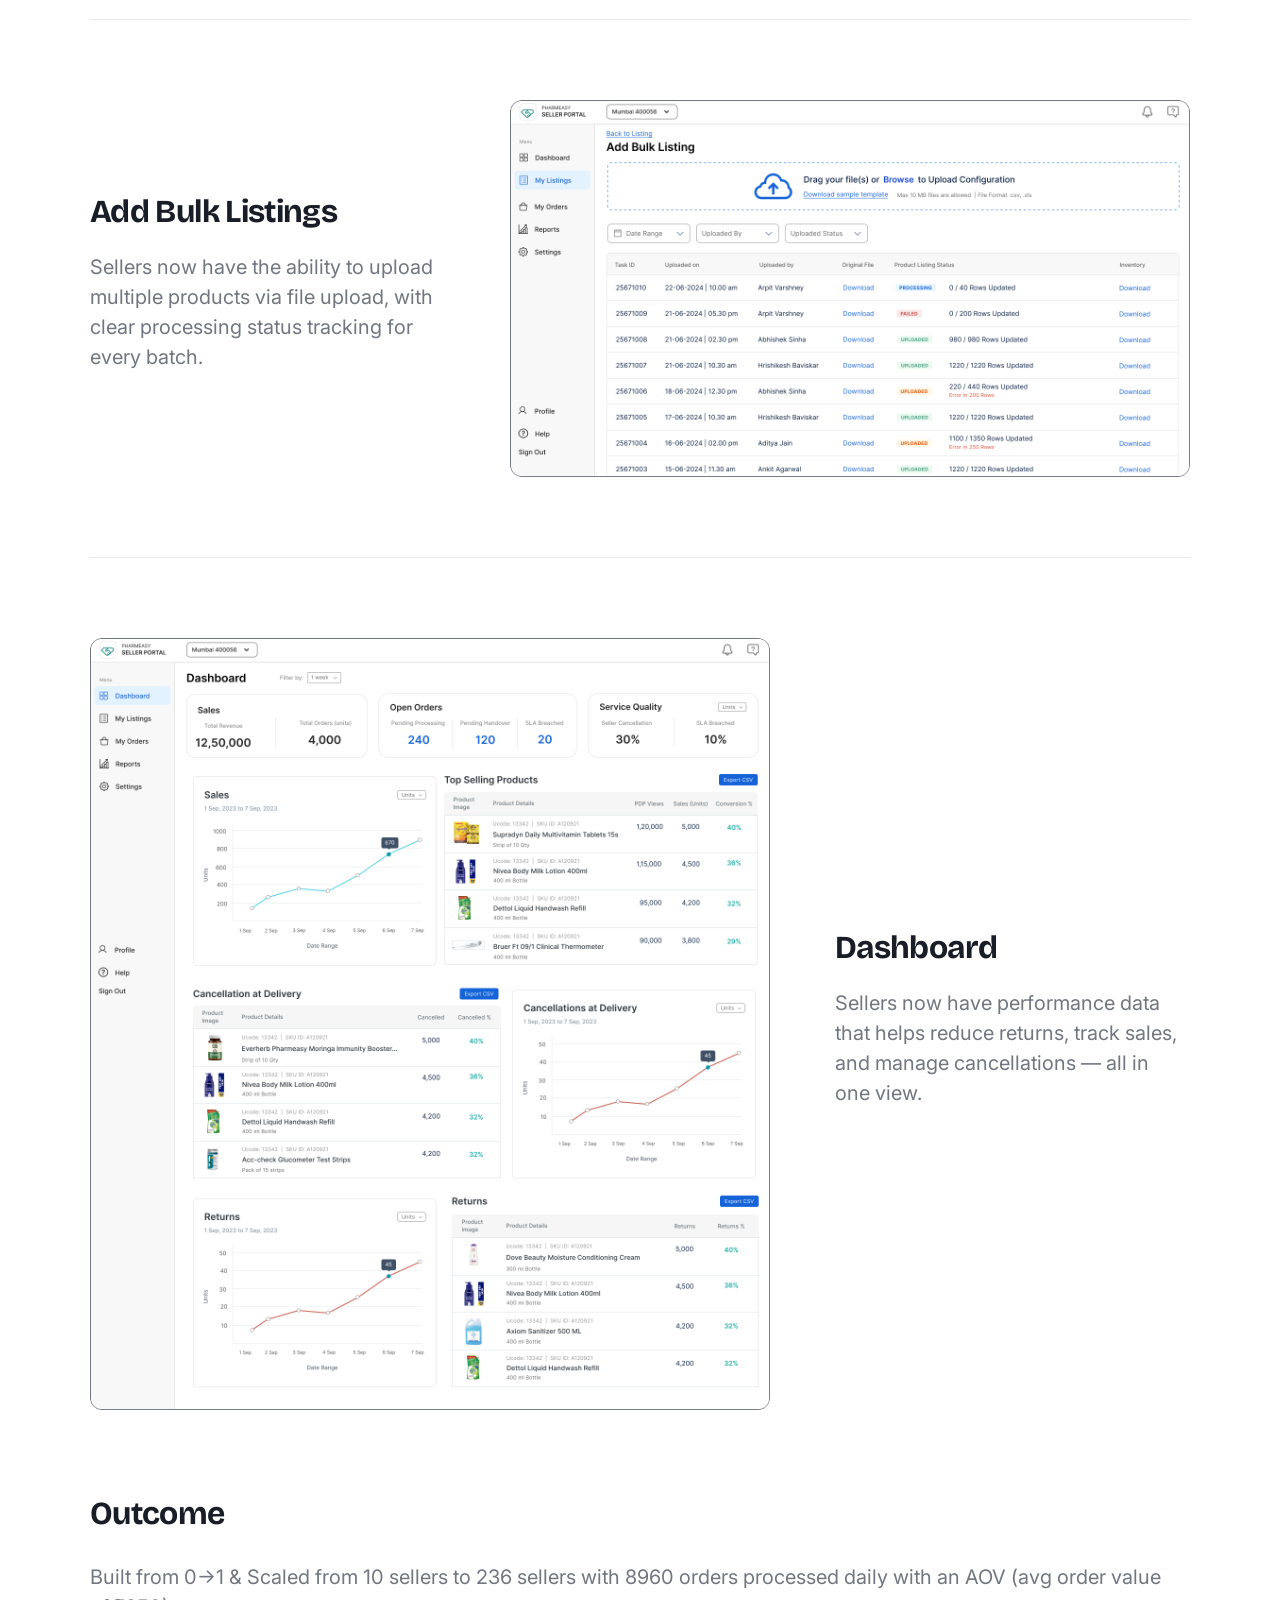
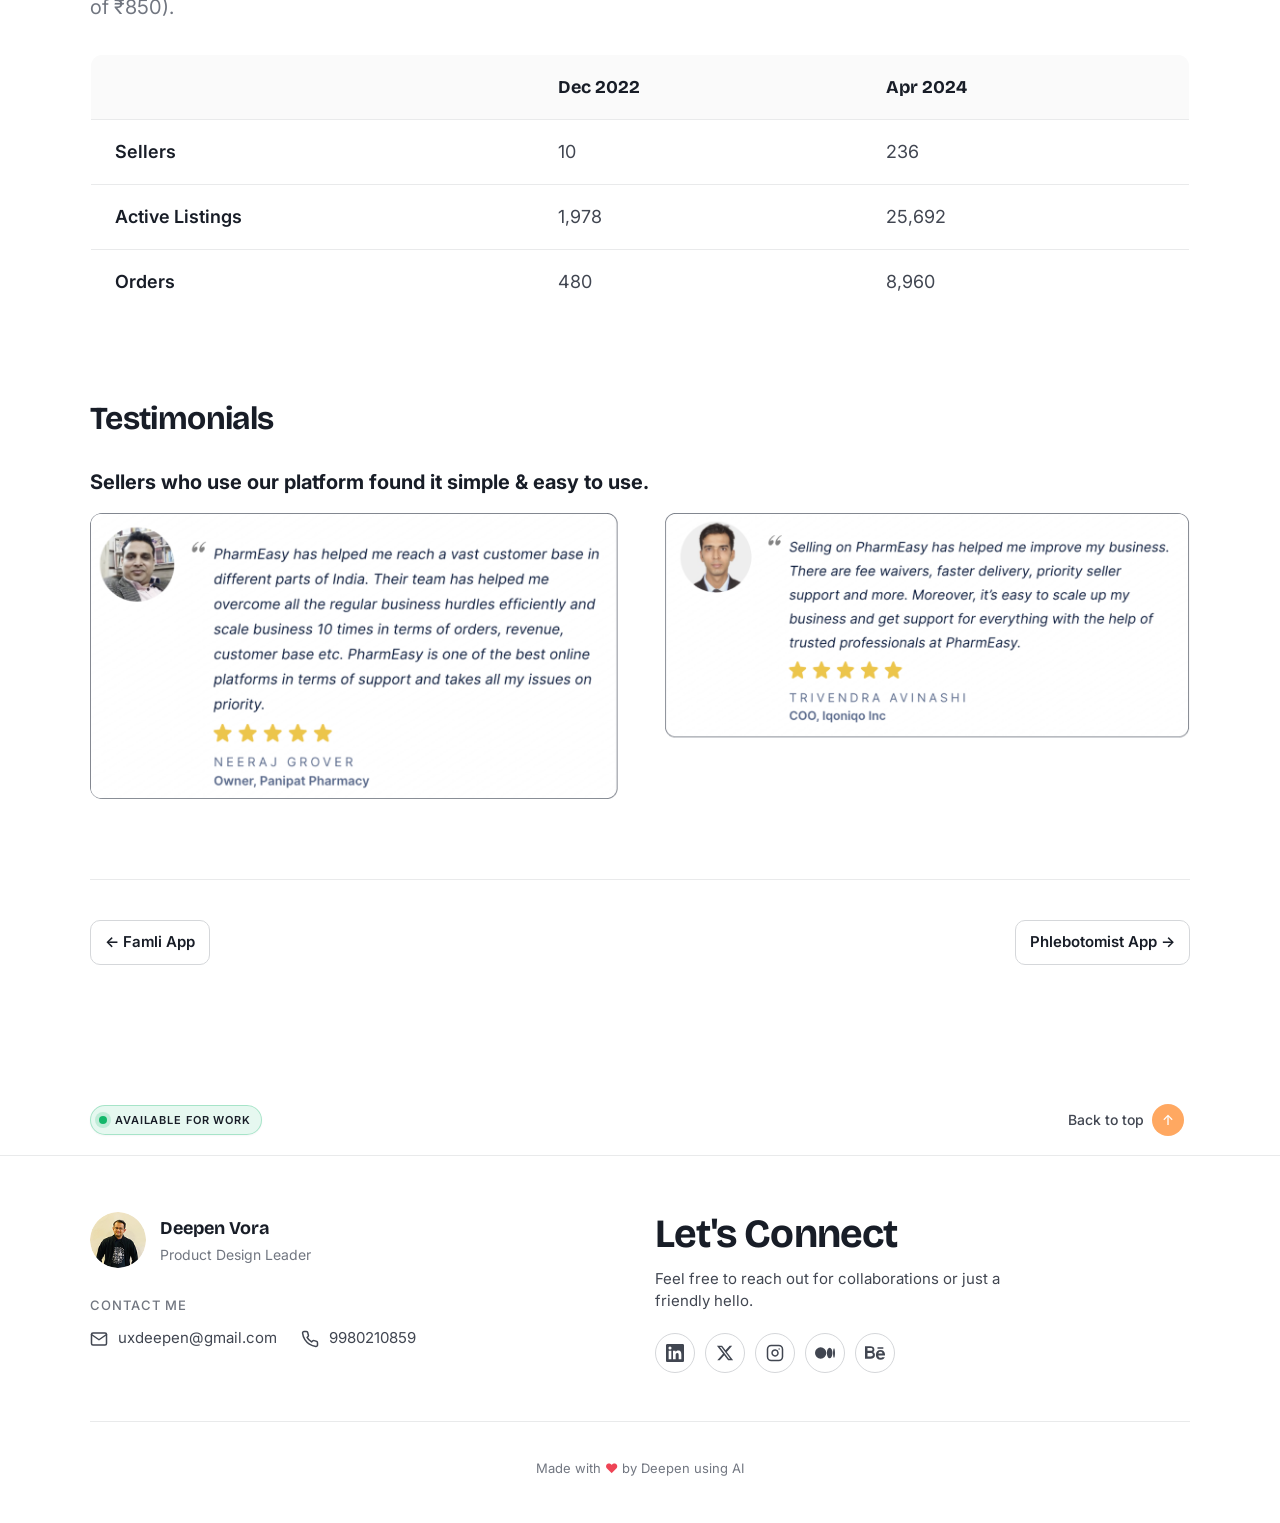
<file: otc-seller-portal.html>
<!doctype html>
<html lang="en">
<head>
<meta charset="utf-8"/>
<meta name="viewport" content="width=device-width,initial-scale=1"/>
<title>OTC Marketplace Seller Portal — Deepen Vora</title>
<link rel="preconnect" href="https://fonts.googleapis.com">
<link rel="preconnect" href="https://fonts.gstatic.com" crossorigin>
<link href="https://fonts.googleapis.com/css2?family=Bricolage+Grotesque:wght@600;700;800&family=Inter:wght@400;500;600;700&display=swap" rel="stylesheet">
<link rel="stylesheet" href="styles.css?v=8">
<link rel="icon" type="image/x-icon" href="favicon.ico">
<link rel="icon" type="image/png" sizes="32x32" href="favicon-32x32.png">
<link rel="icon" type="image/png" sizes="16x16" href="favicon-16x16.png">
<link rel="apple-touch-icon" sizes="180x180" href="apple-touch-icon.png">
</head>
<body data-page="work" data-base="./">
<main id="caseMain"><div id="caseBody"></div></main>
<script>window.__CS_ID__ = "otc";</script>
<script src="app.js?v=6"></script>
<script src="case-study-data.js?v=3"></script>
<script src="case-study-render.js?v=1"></script>
<script src="chrome.js?v=5"></script>
</body>
</html>
</file>
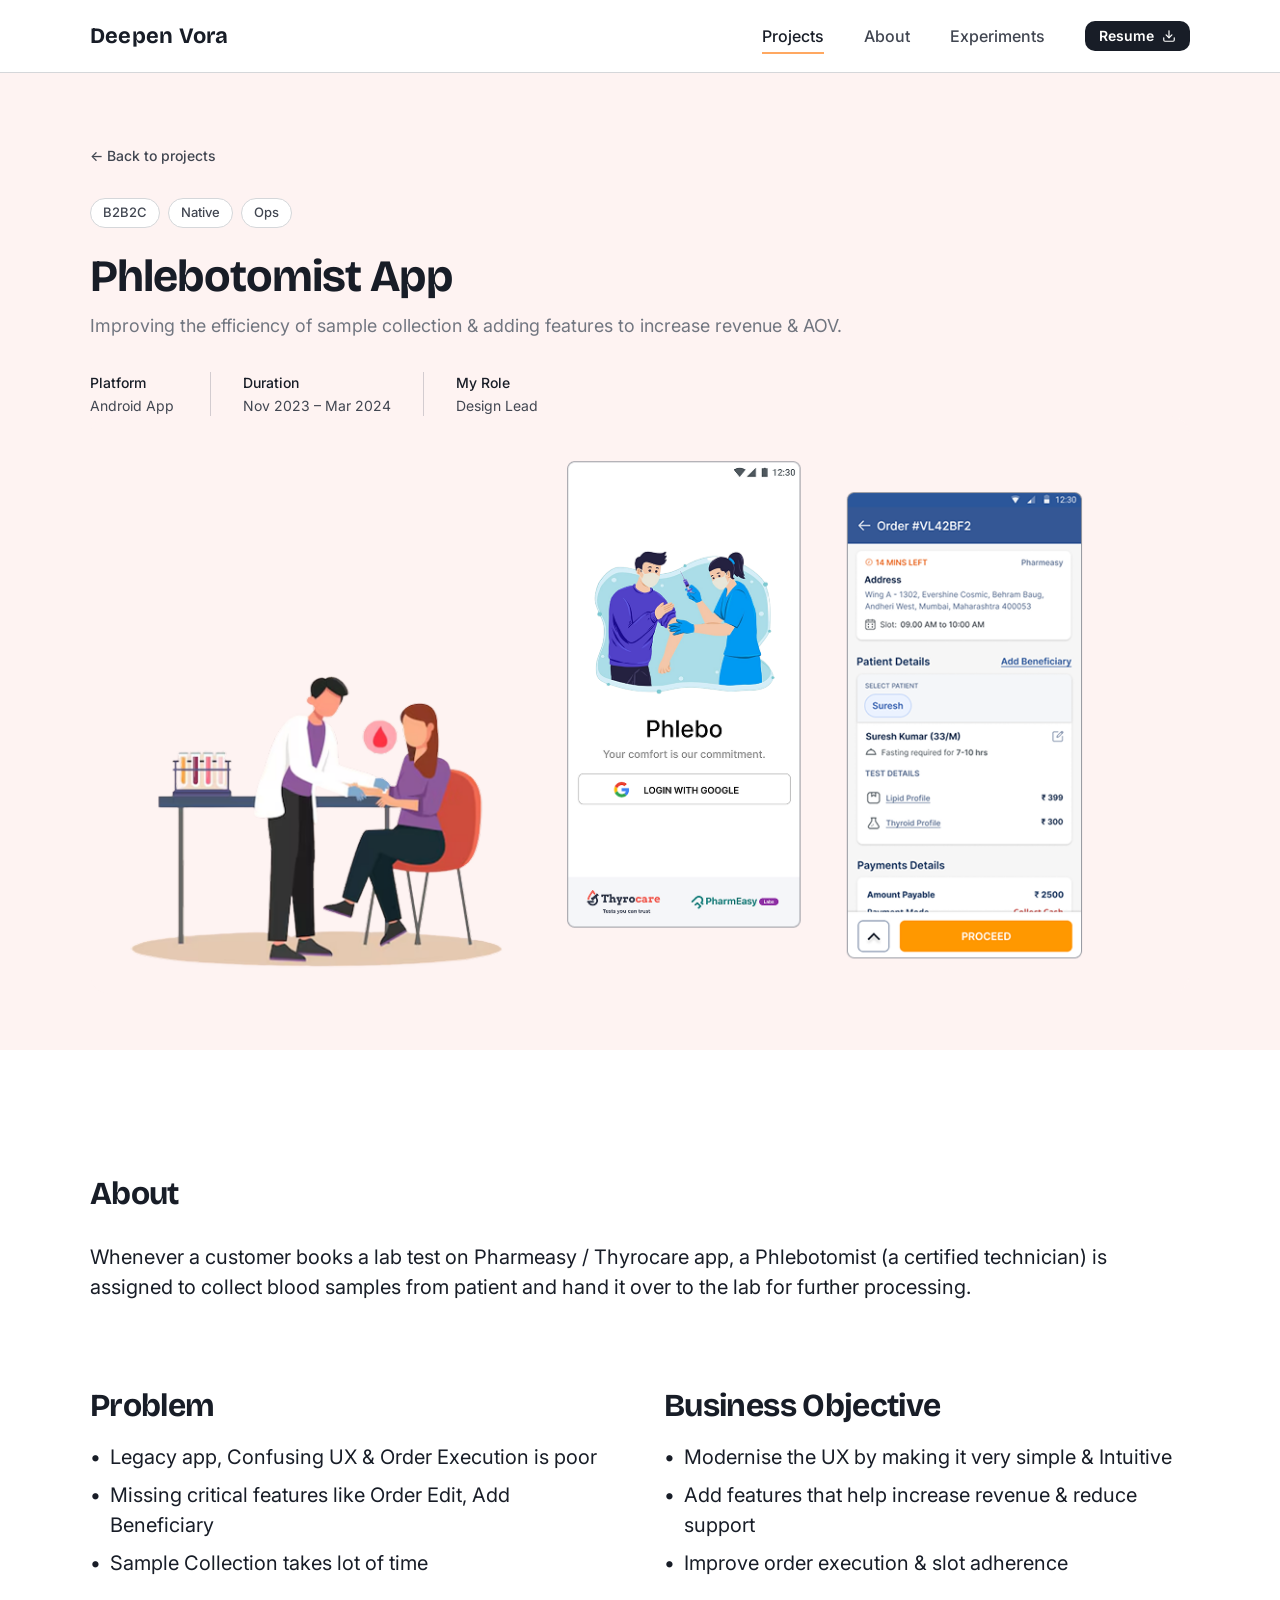
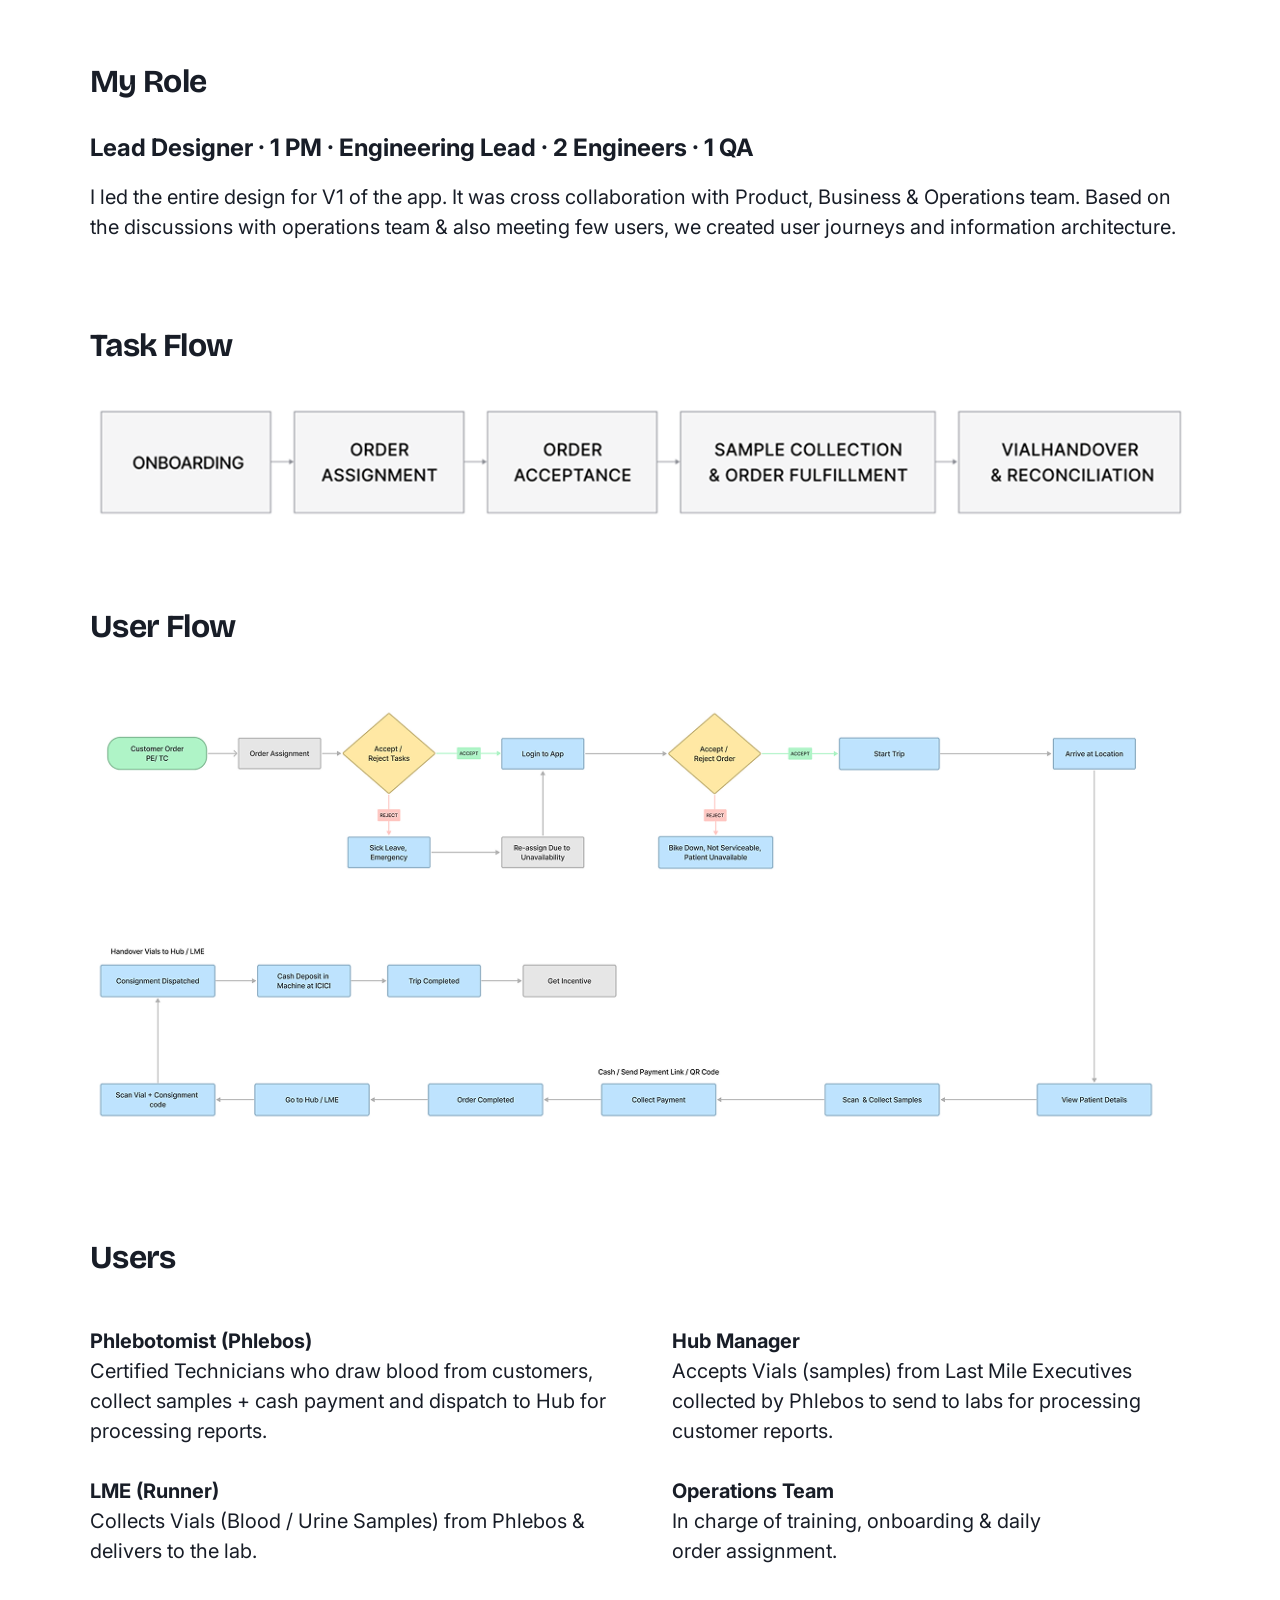
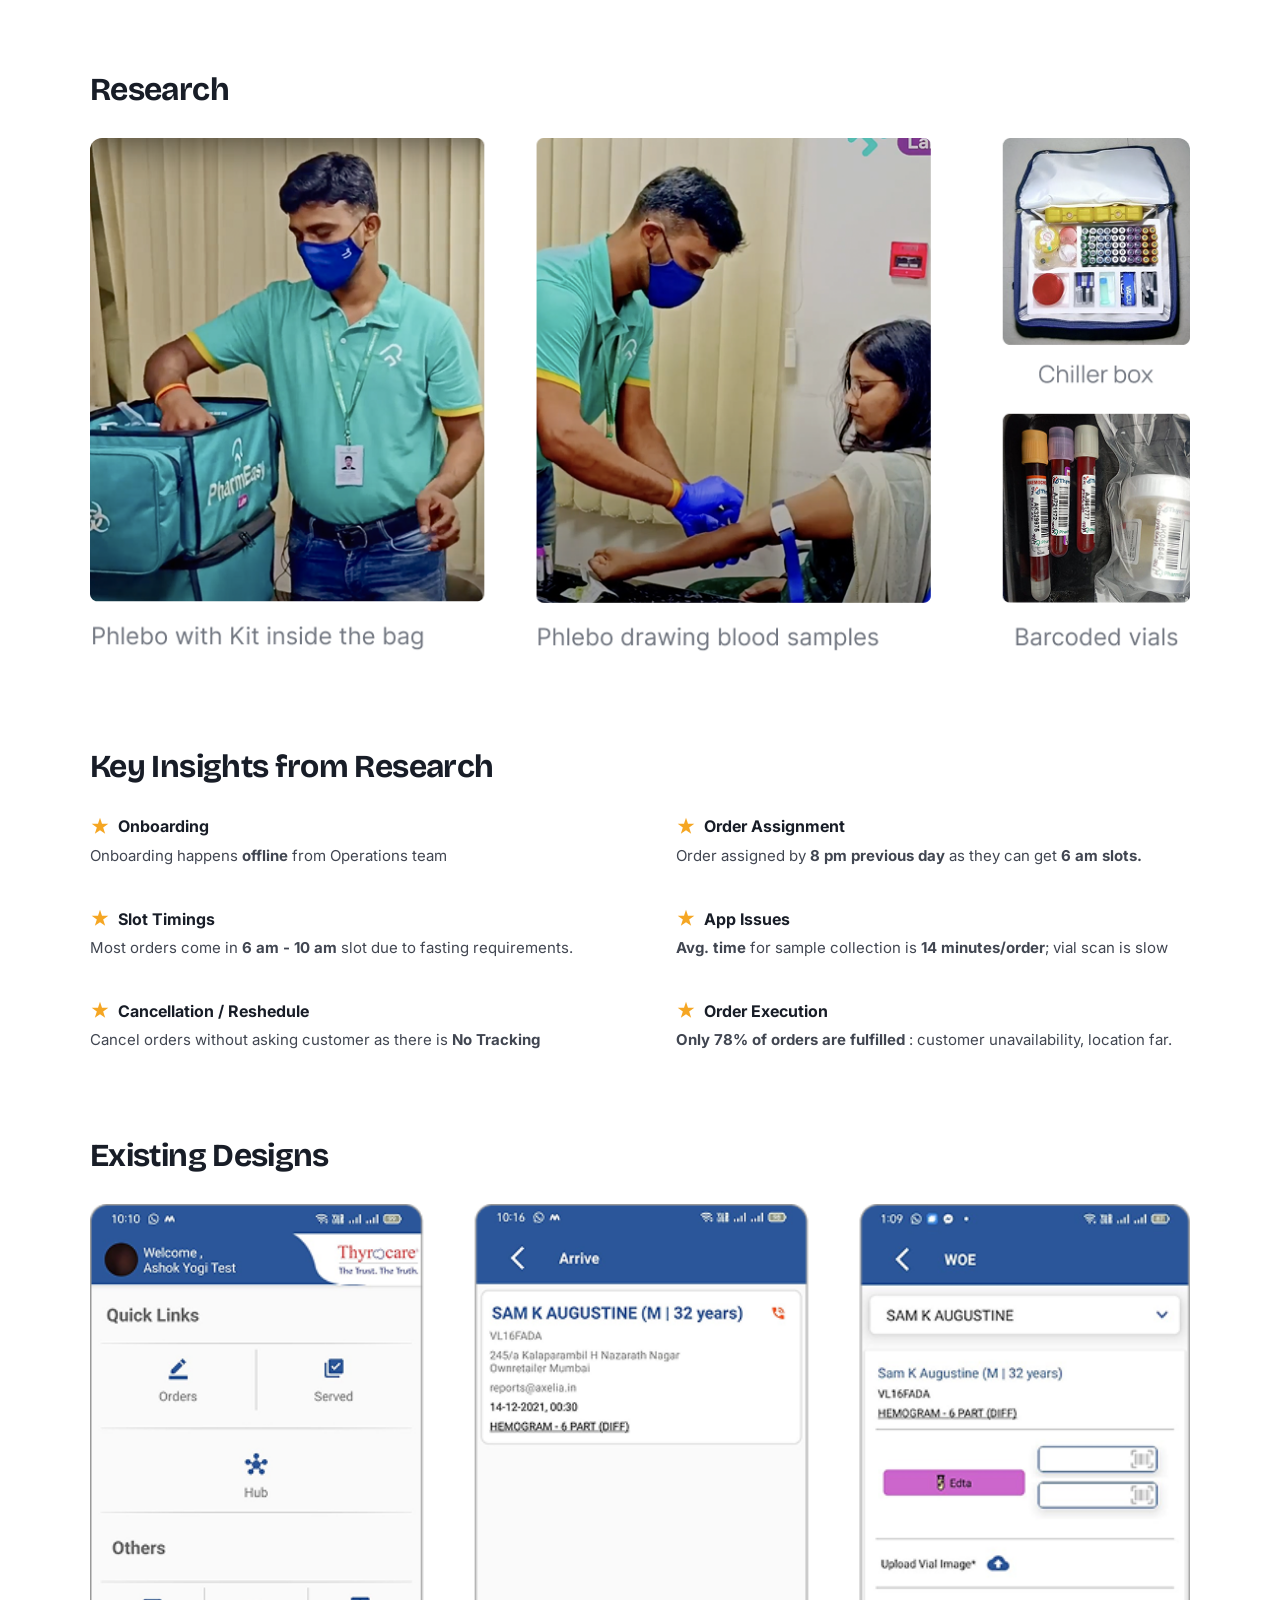
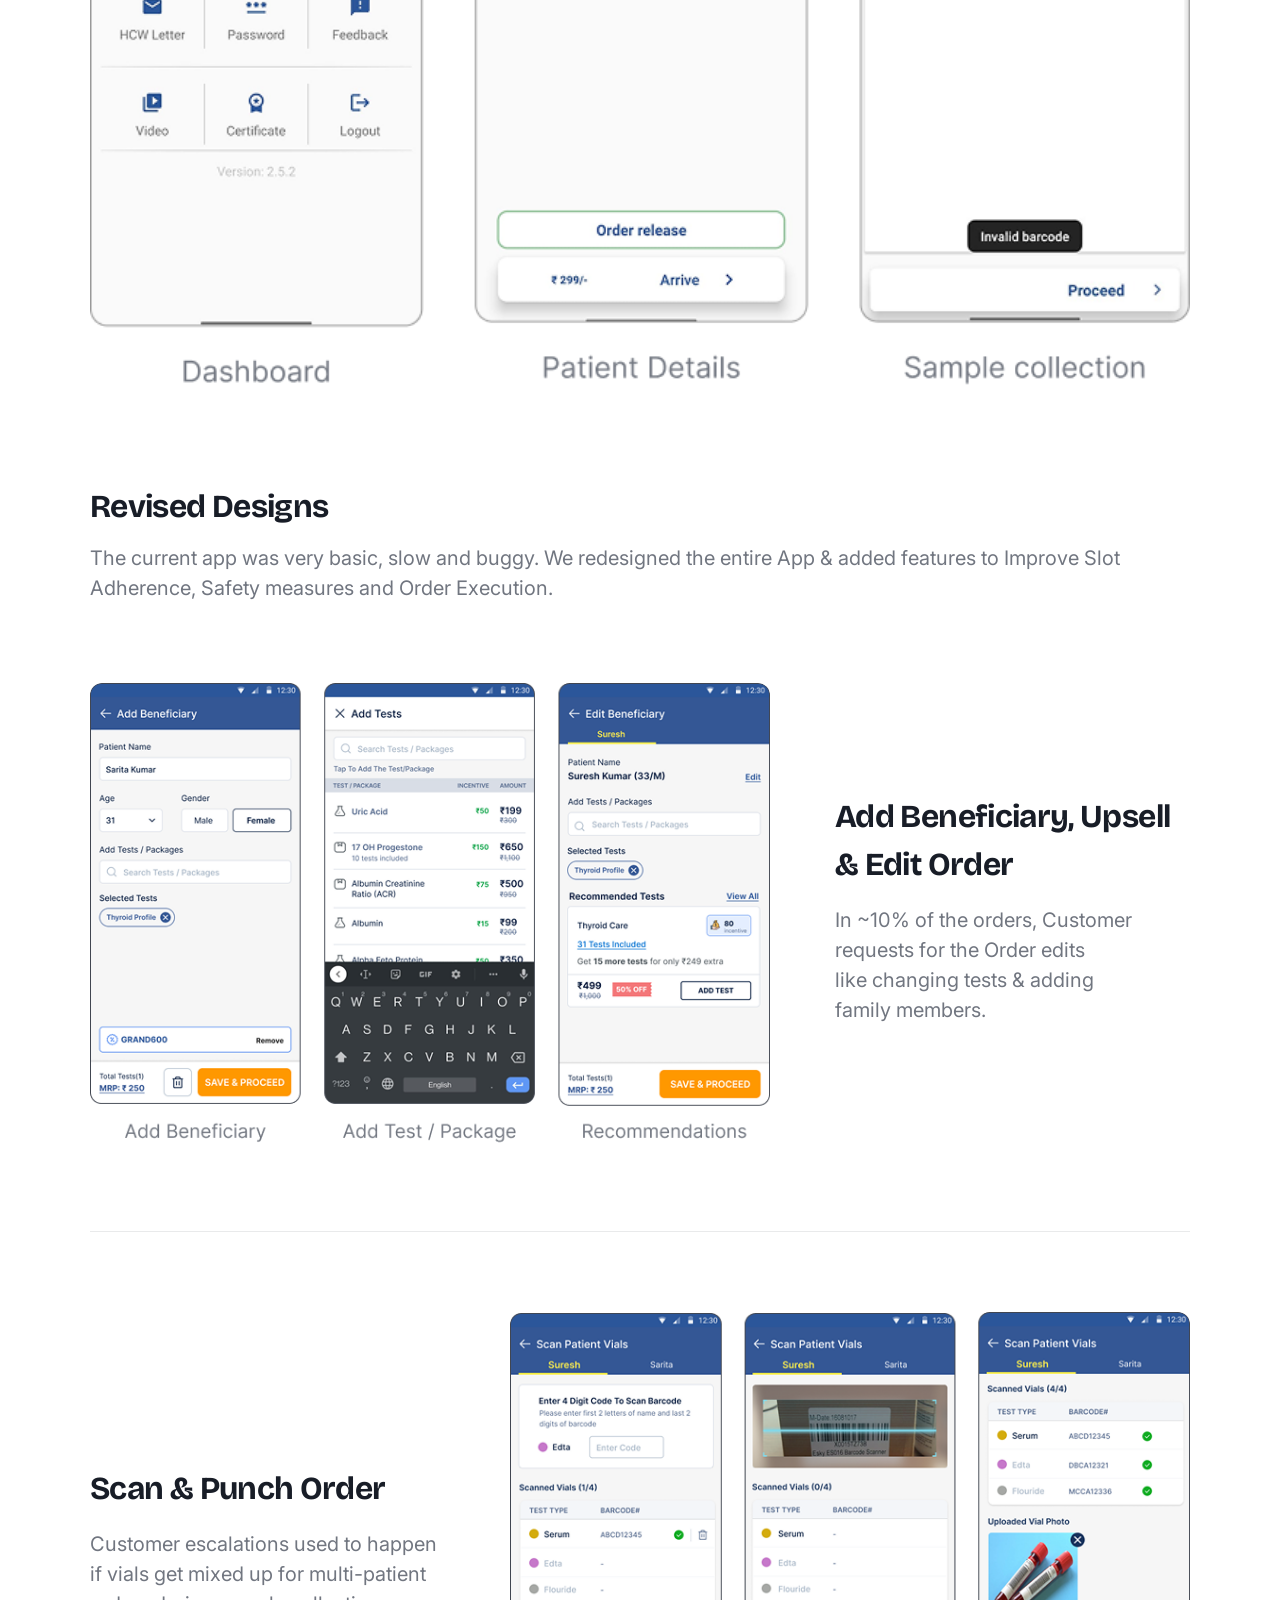
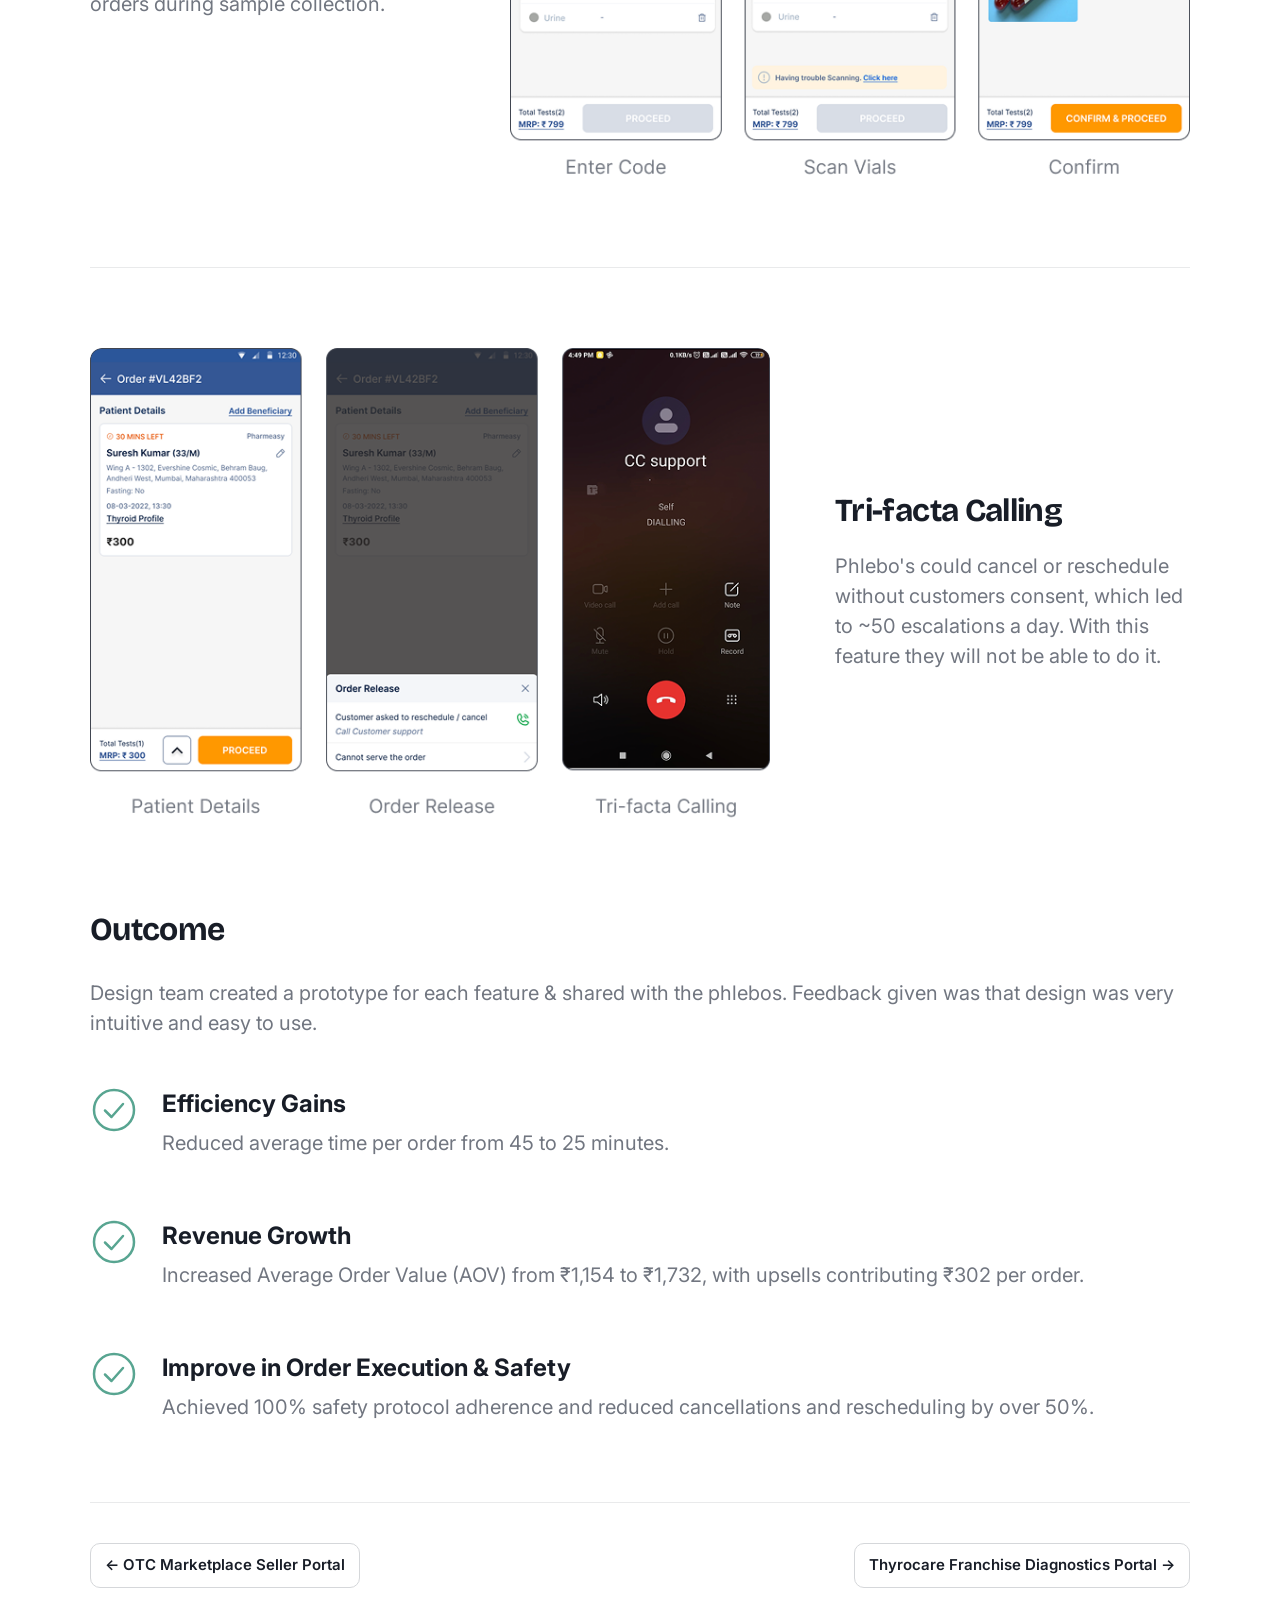
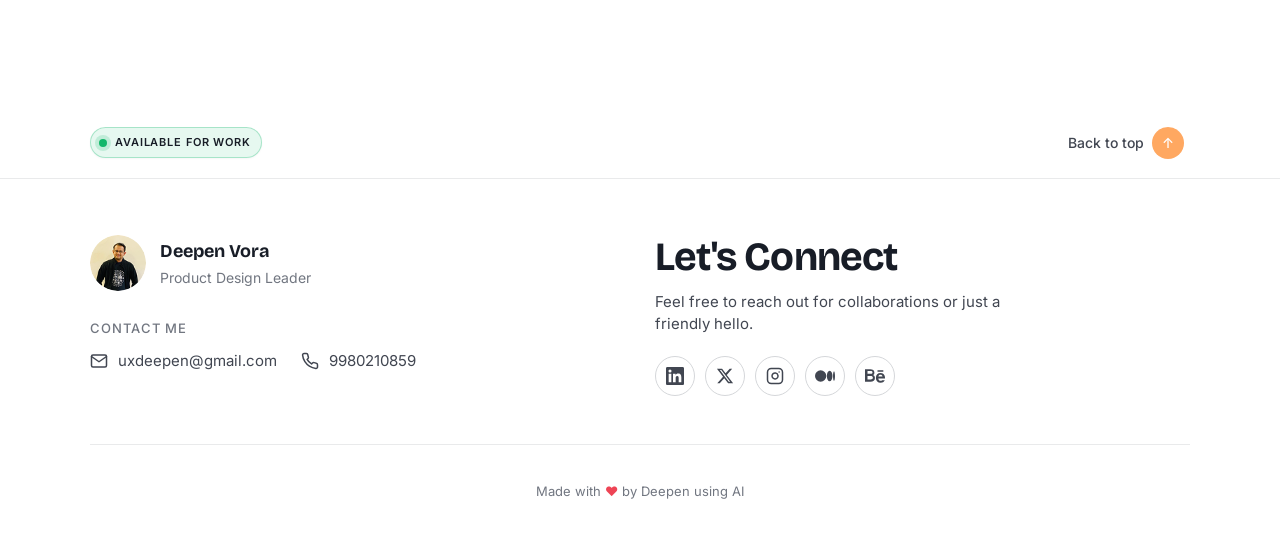
<file: phlebo.html>
<!doctype html>
<html lang="en">
<head>
<meta charset="utf-8"/>
<meta name="viewport" content="width=device-width,initial-scale=1"/>
<title>Phlebotomist App — Deepen Vora</title>
<link rel="preconnect" href="https://fonts.googleapis.com">
<link rel="preconnect" href="https://fonts.gstatic.com" crossorigin>
<link href="https://fonts.googleapis.com/css2?family=Bricolage+Grotesque:wght@600;700;800&family=Inter:wght@400;500;600;700&display=swap" rel="stylesheet">
<link rel="stylesheet" href="styles.css?v=8">
<link rel="icon" type="image/x-icon" href="favicon.ico">
<link rel="icon" type="image/png" sizes="32x32" href="favicon-32x32.png">
<link rel="icon" type="image/png" sizes="16x16" href="favicon-16x16.png">
<link rel="apple-touch-icon" sizes="180x180" href="apple-touch-icon.png">
</head>
<body data-page="work" data-base="./">
<main id="caseMain"><div id="caseBody"></div></main>
<script>window.__CS_ID__ = "phlebo";</script>
<script src="app.js?v=6"></script>
<script src="case-study-data.js?v=3"></script>
<script src="case-study-render.js?v=1"></script>
<script src="chrome.js?v=5"></script>
</body>
</html>
</file>
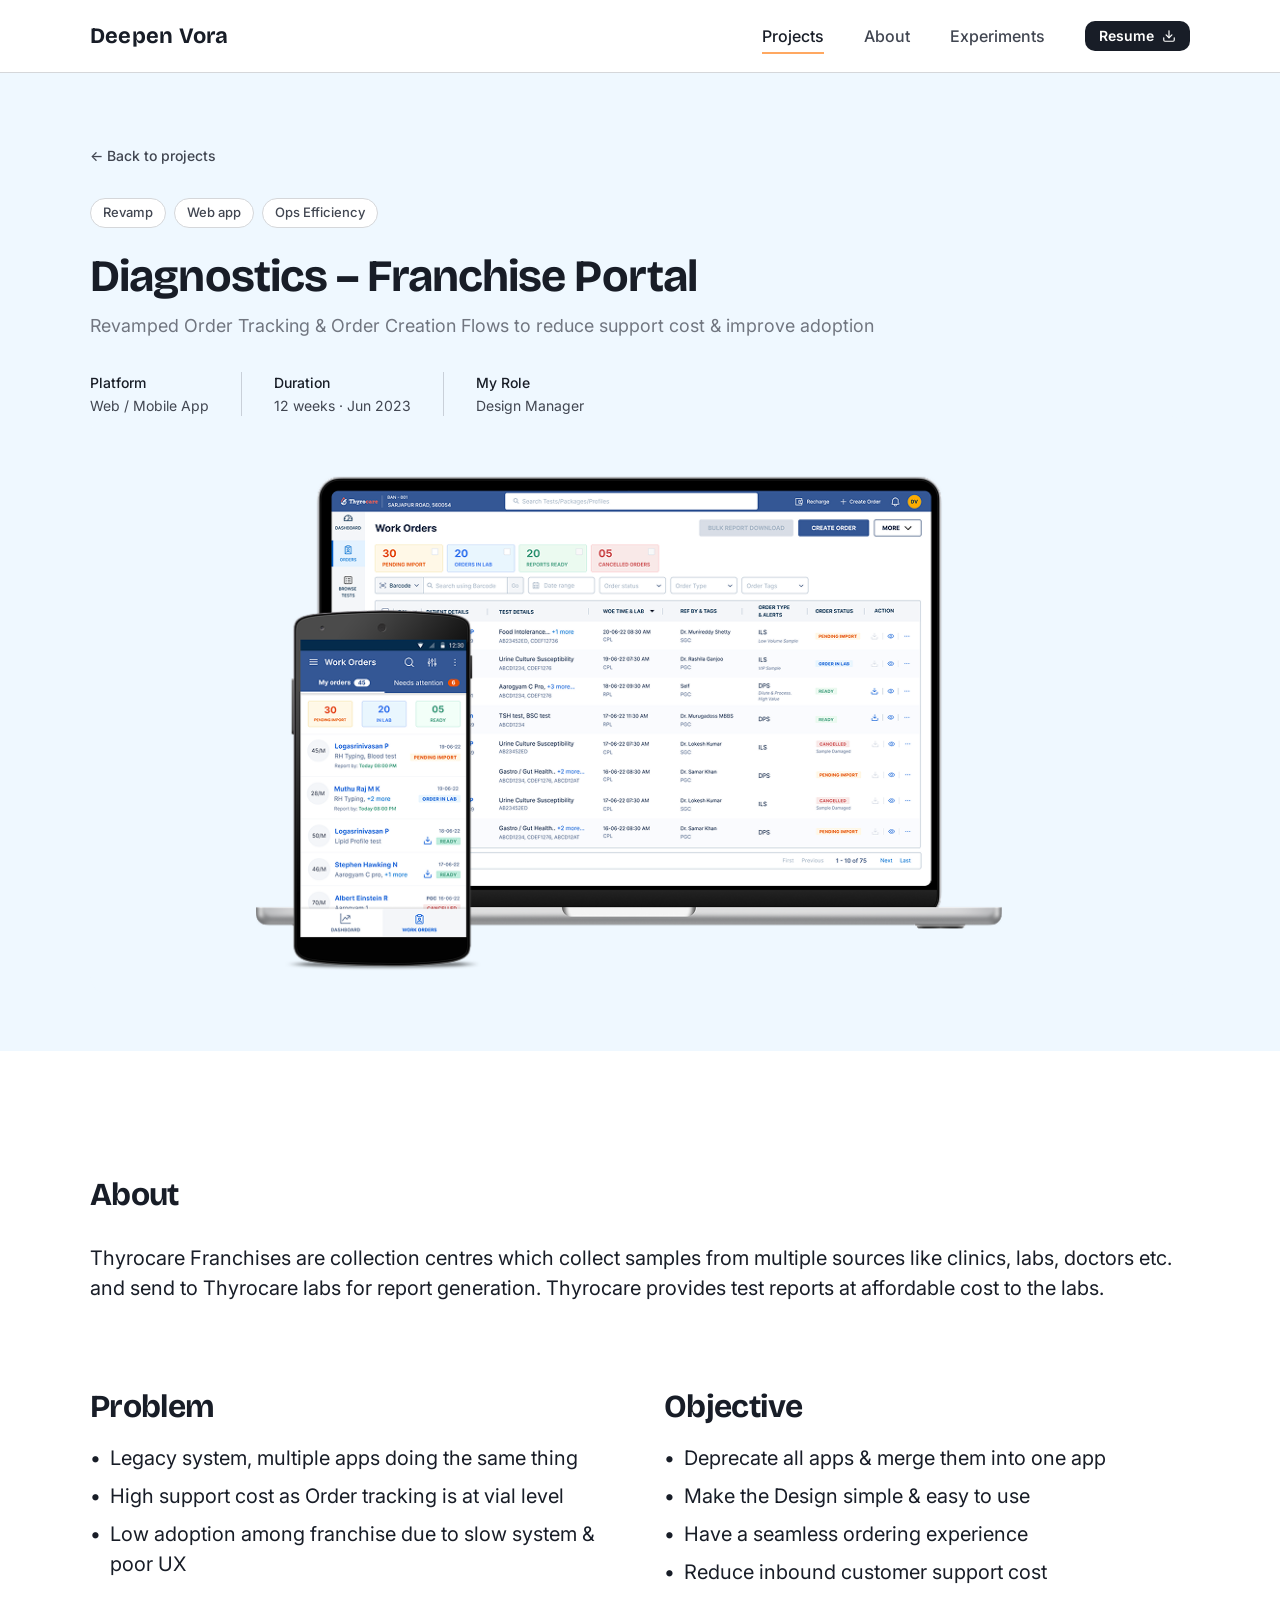
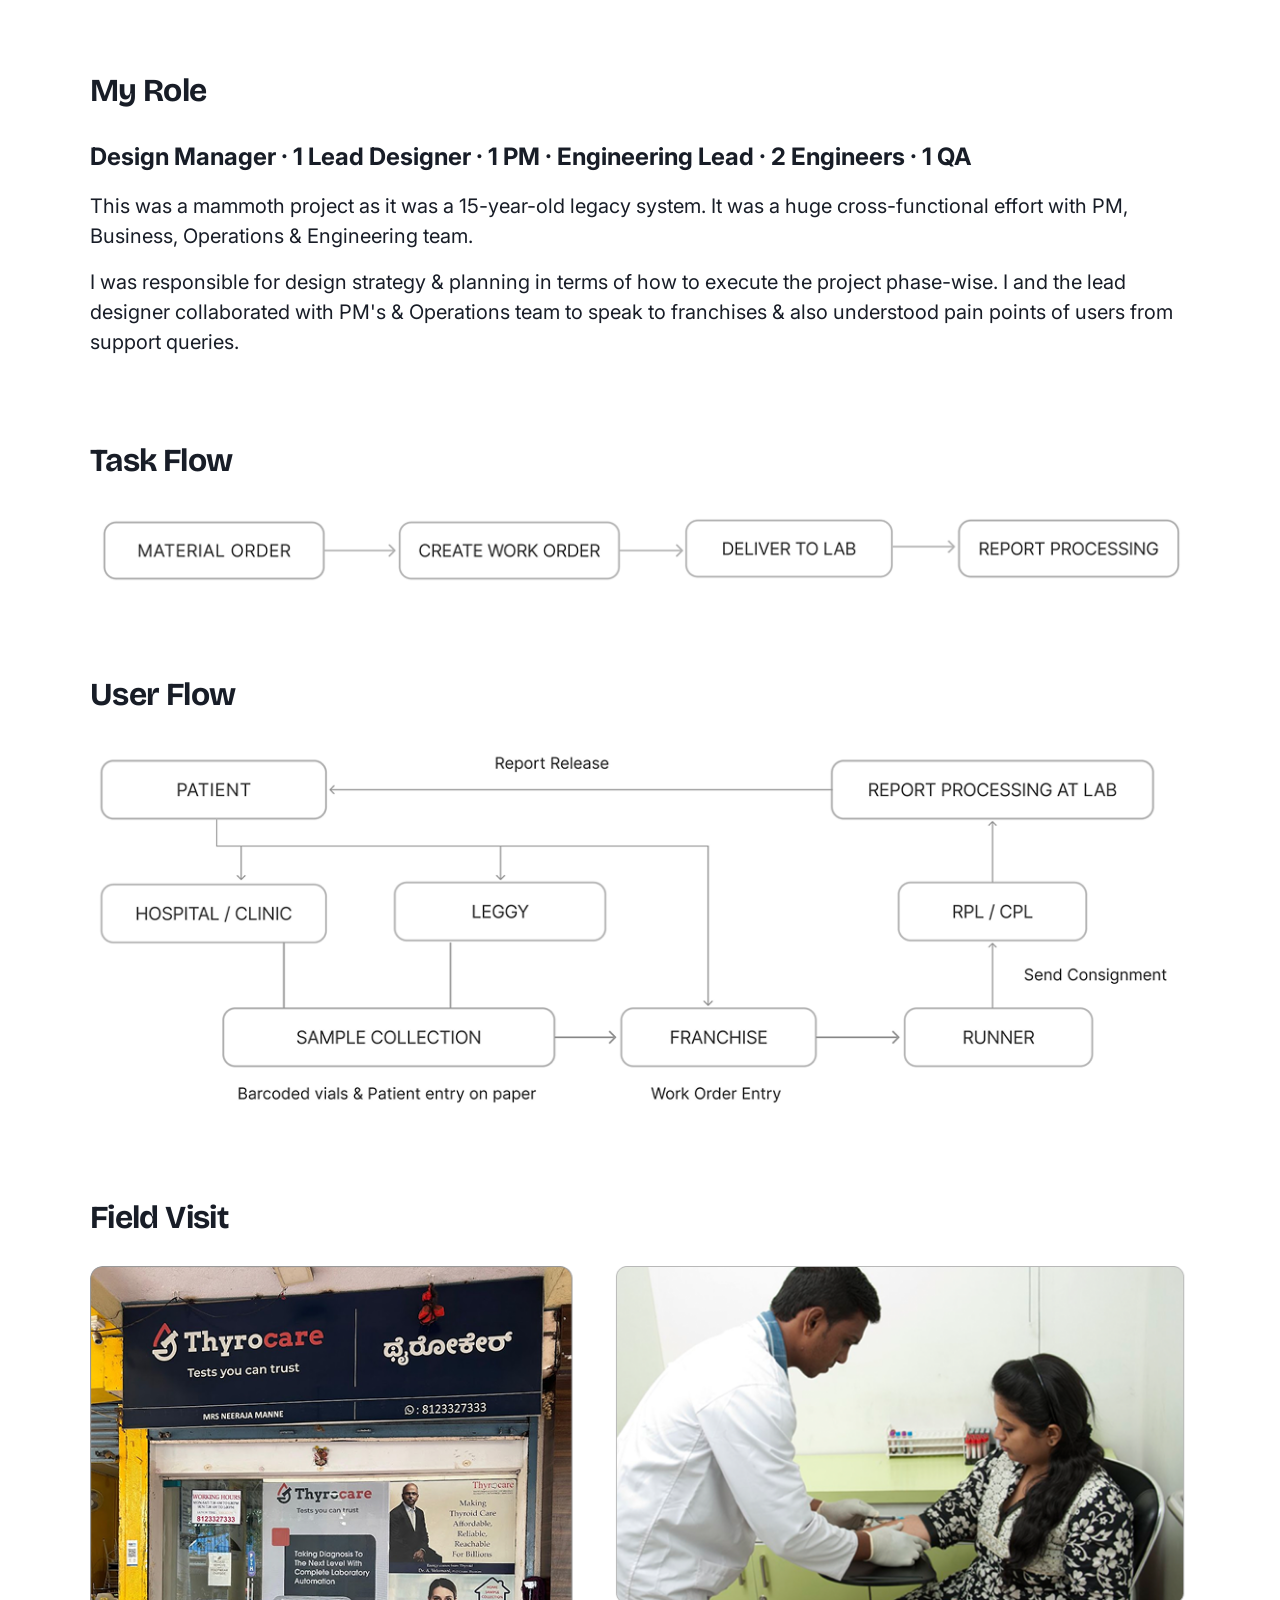
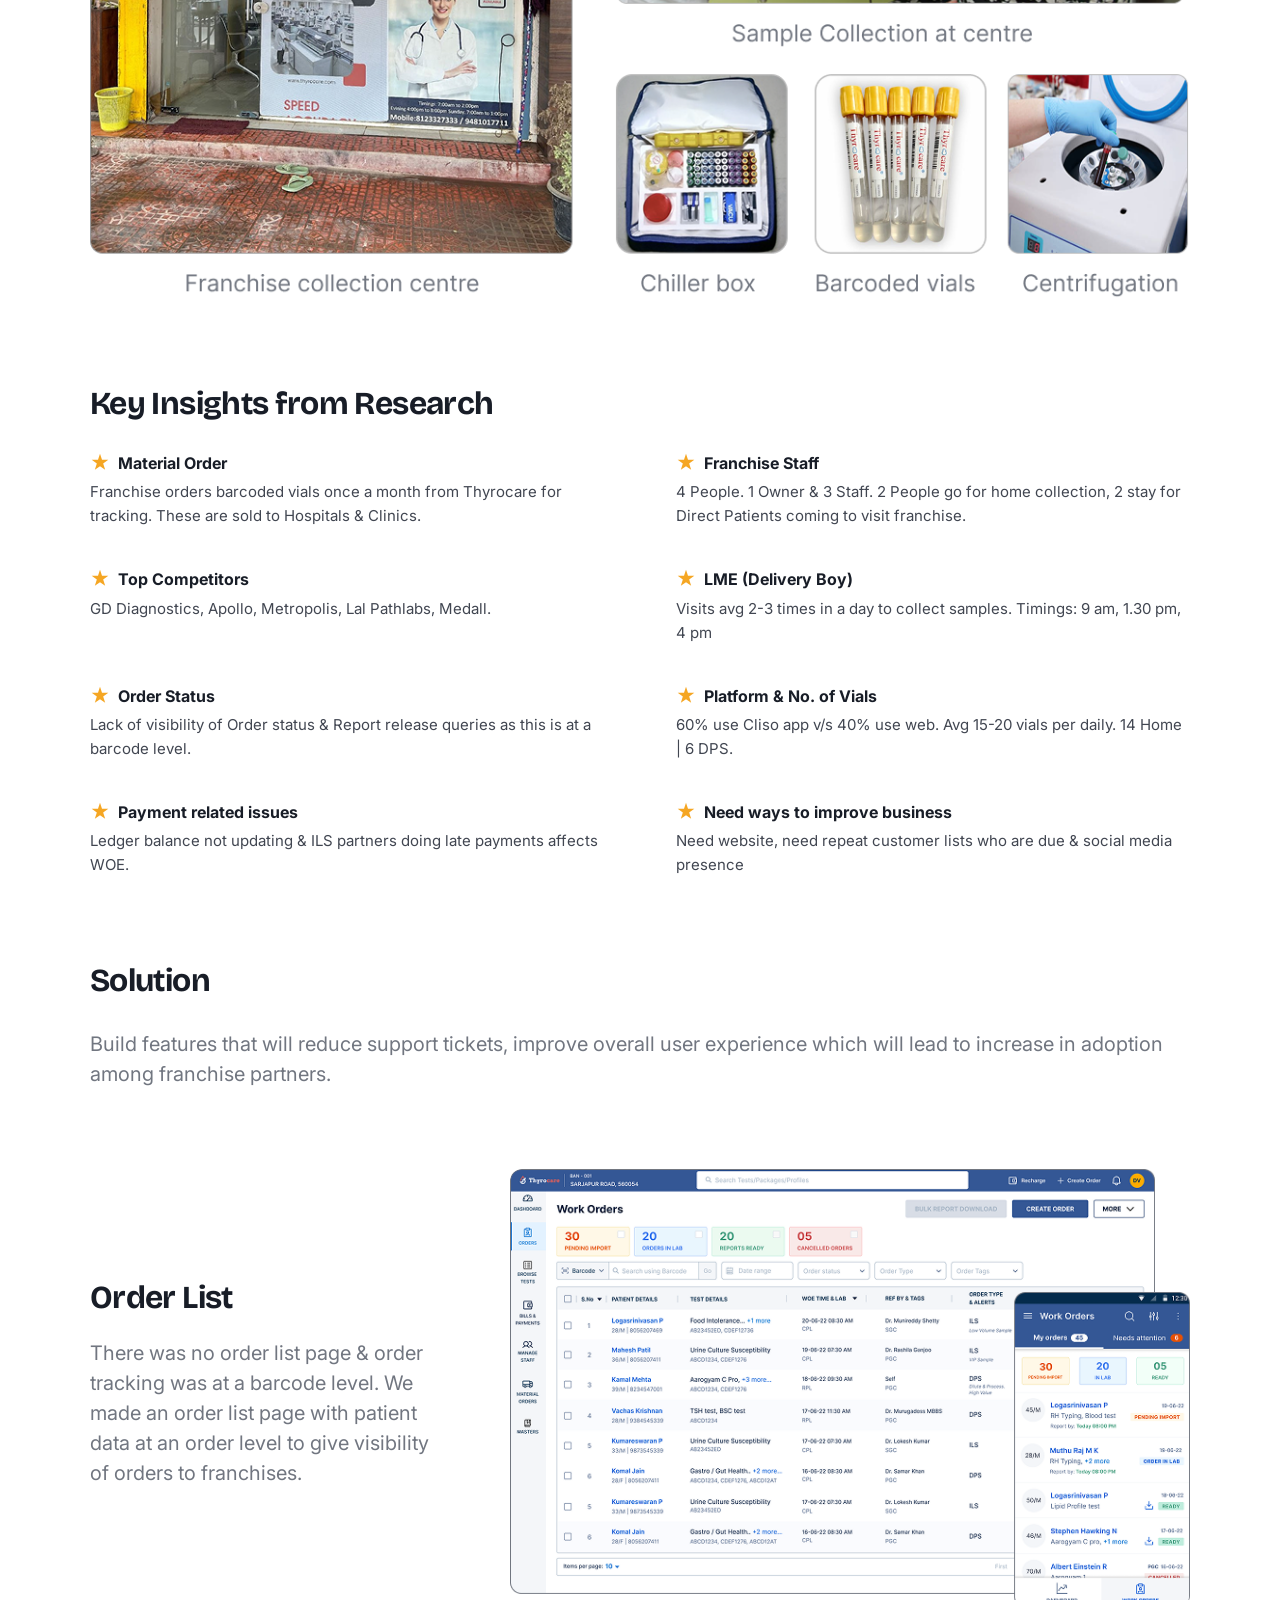
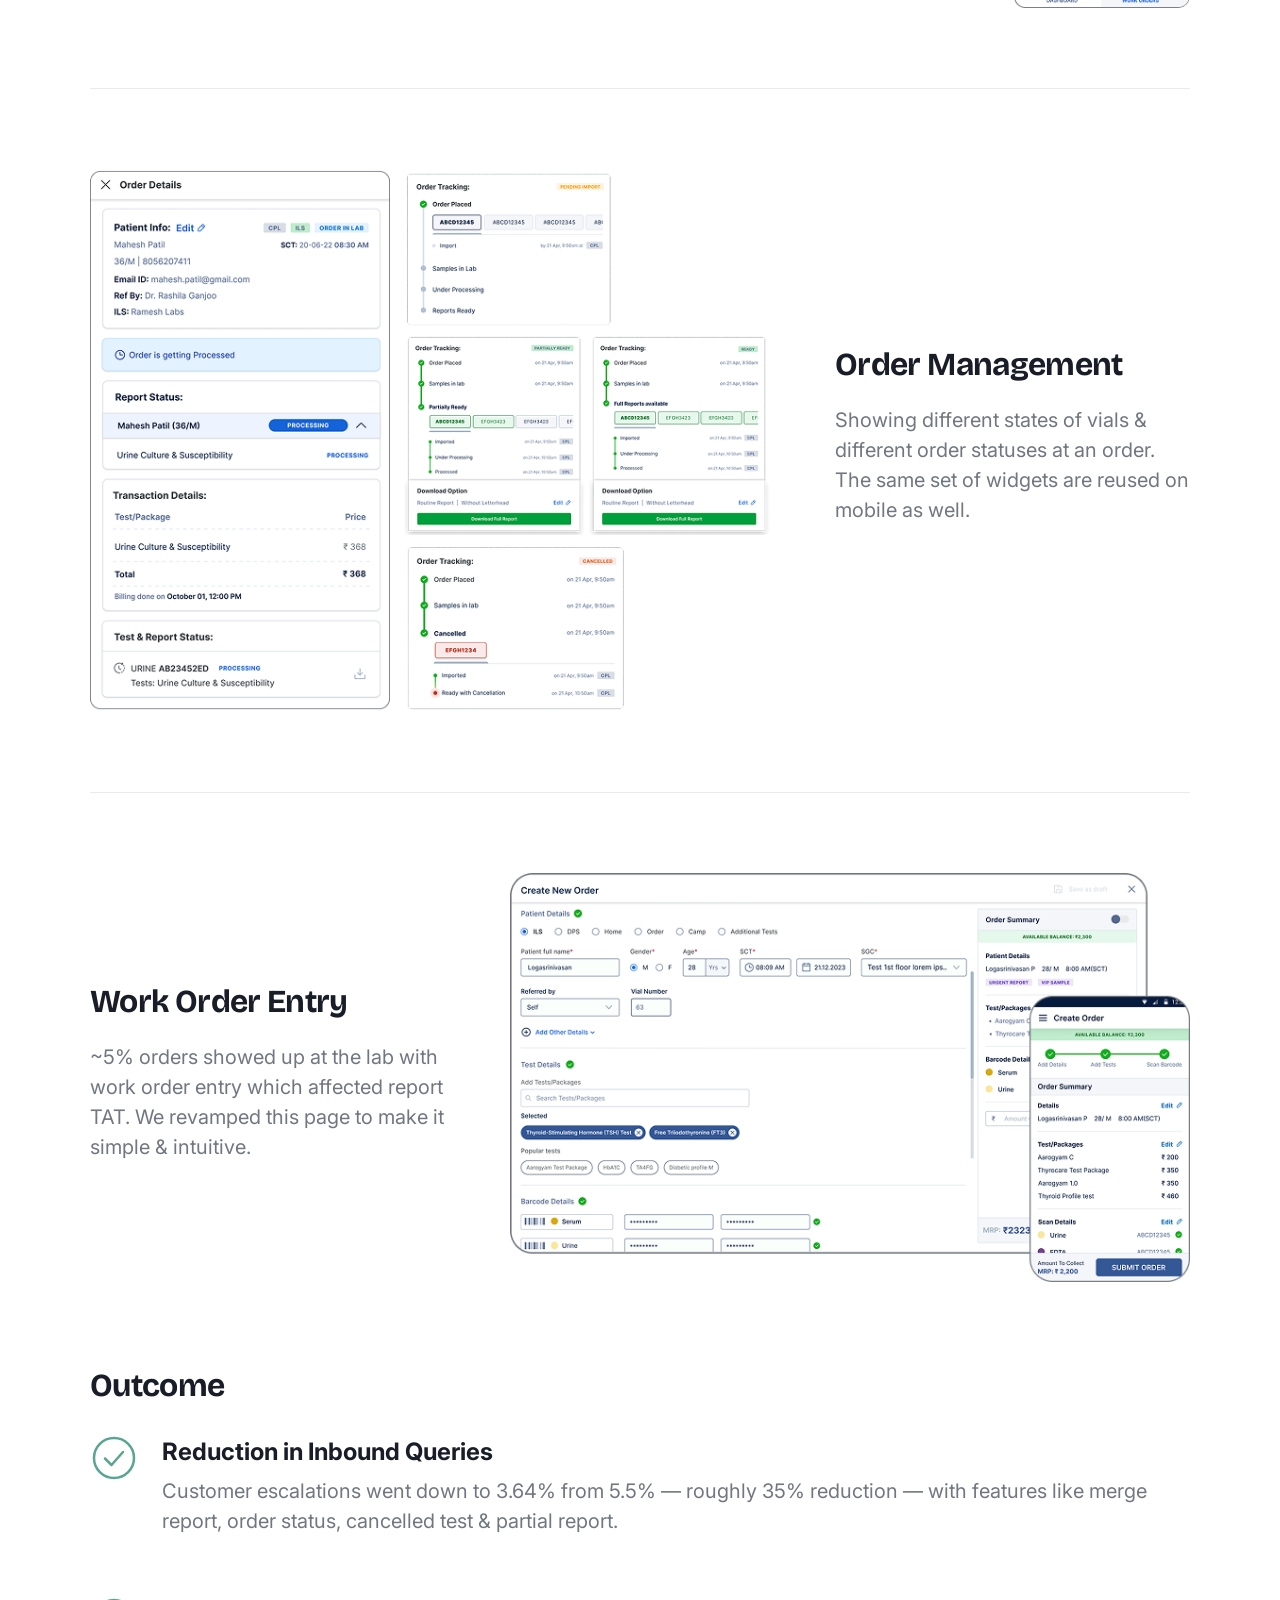
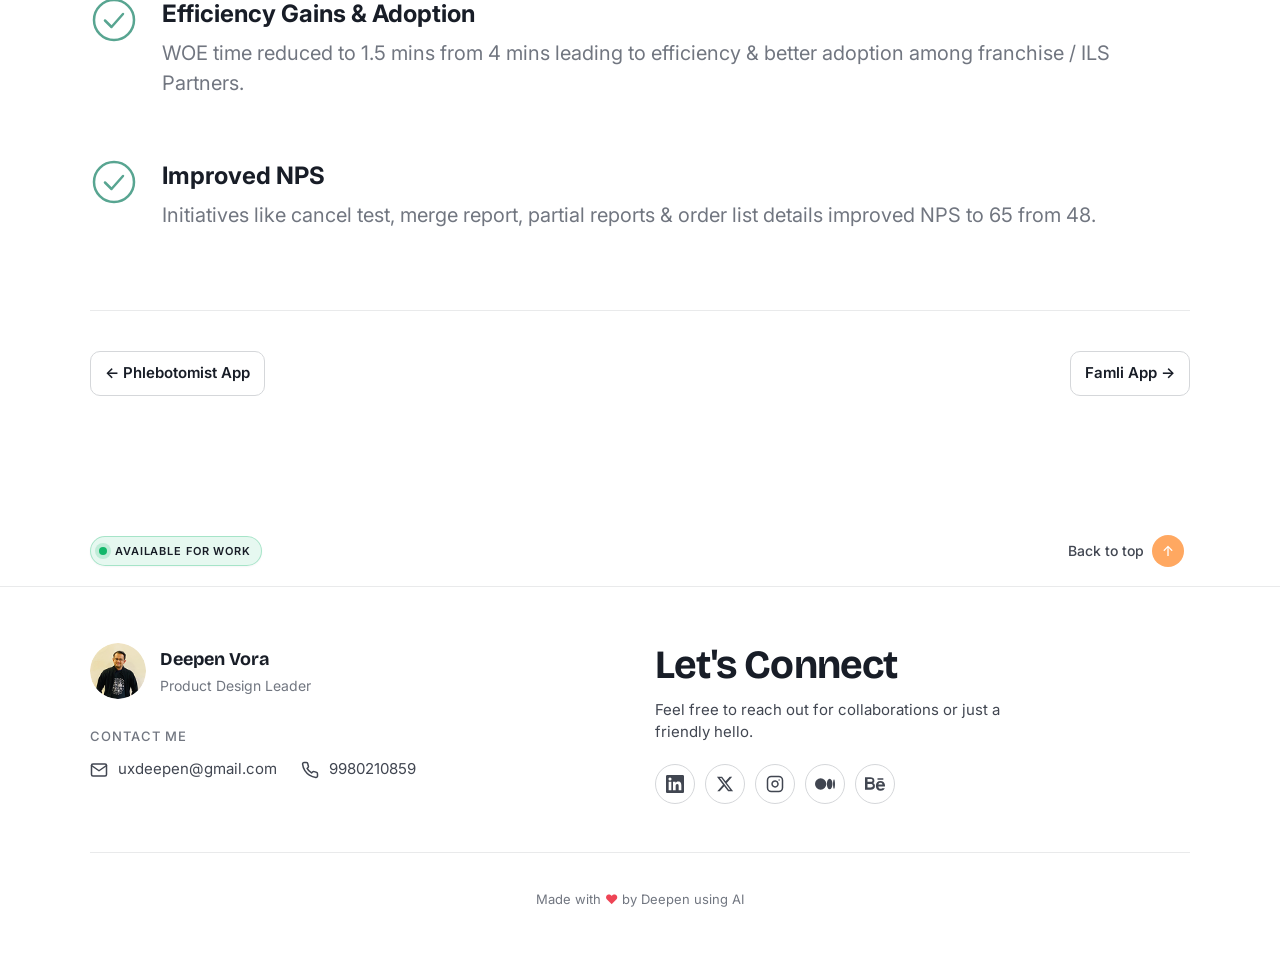
<file: tc-diagnostics.html>
<!doctype html>
<html lang="en">
<head>
<meta charset="utf-8"/>
<meta name="viewport" content="width=device-width,initial-scale=1"/>
<title>Diagnostics Franchise Portal — Deepen Vora</title>
<link rel="preconnect" href="https://fonts.googleapis.com">
<link rel="preconnect" href="https://fonts.gstatic.com" crossorigin>
<link href="https://fonts.googleapis.com/css2?family=Bricolage+Grotesque:wght@600;700;800&family=Inter:wght@400;500;600;700&display=swap" rel="stylesheet">
<link rel="stylesheet" href="styles.css?v=8">
<link rel="icon" type="image/x-icon" href="favicon.ico">
<link rel="icon" type="image/png" sizes="32x32" href="favicon-32x32.png">
<link rel="icon" type="image/png" sizes="16x16" href="favicon-16x16.png">
<link rel="apple-touch-icon" sizes="180x180" href="apple-touch-icon.png">
</head>
<body data-page="work" data-base="./">
<main id="caseMain"><div id="caseBody"></div></main>
<script>window.__CS_ID__ = "thyro";</script>
<script src="app.js?v=6"></script>
<script src="case-study-data.js?v=3"></script>
<script src="case-study-render.js?v=1"></script>
<script src="chrome.js?v=5"></script>
</body>
</html>
</file>
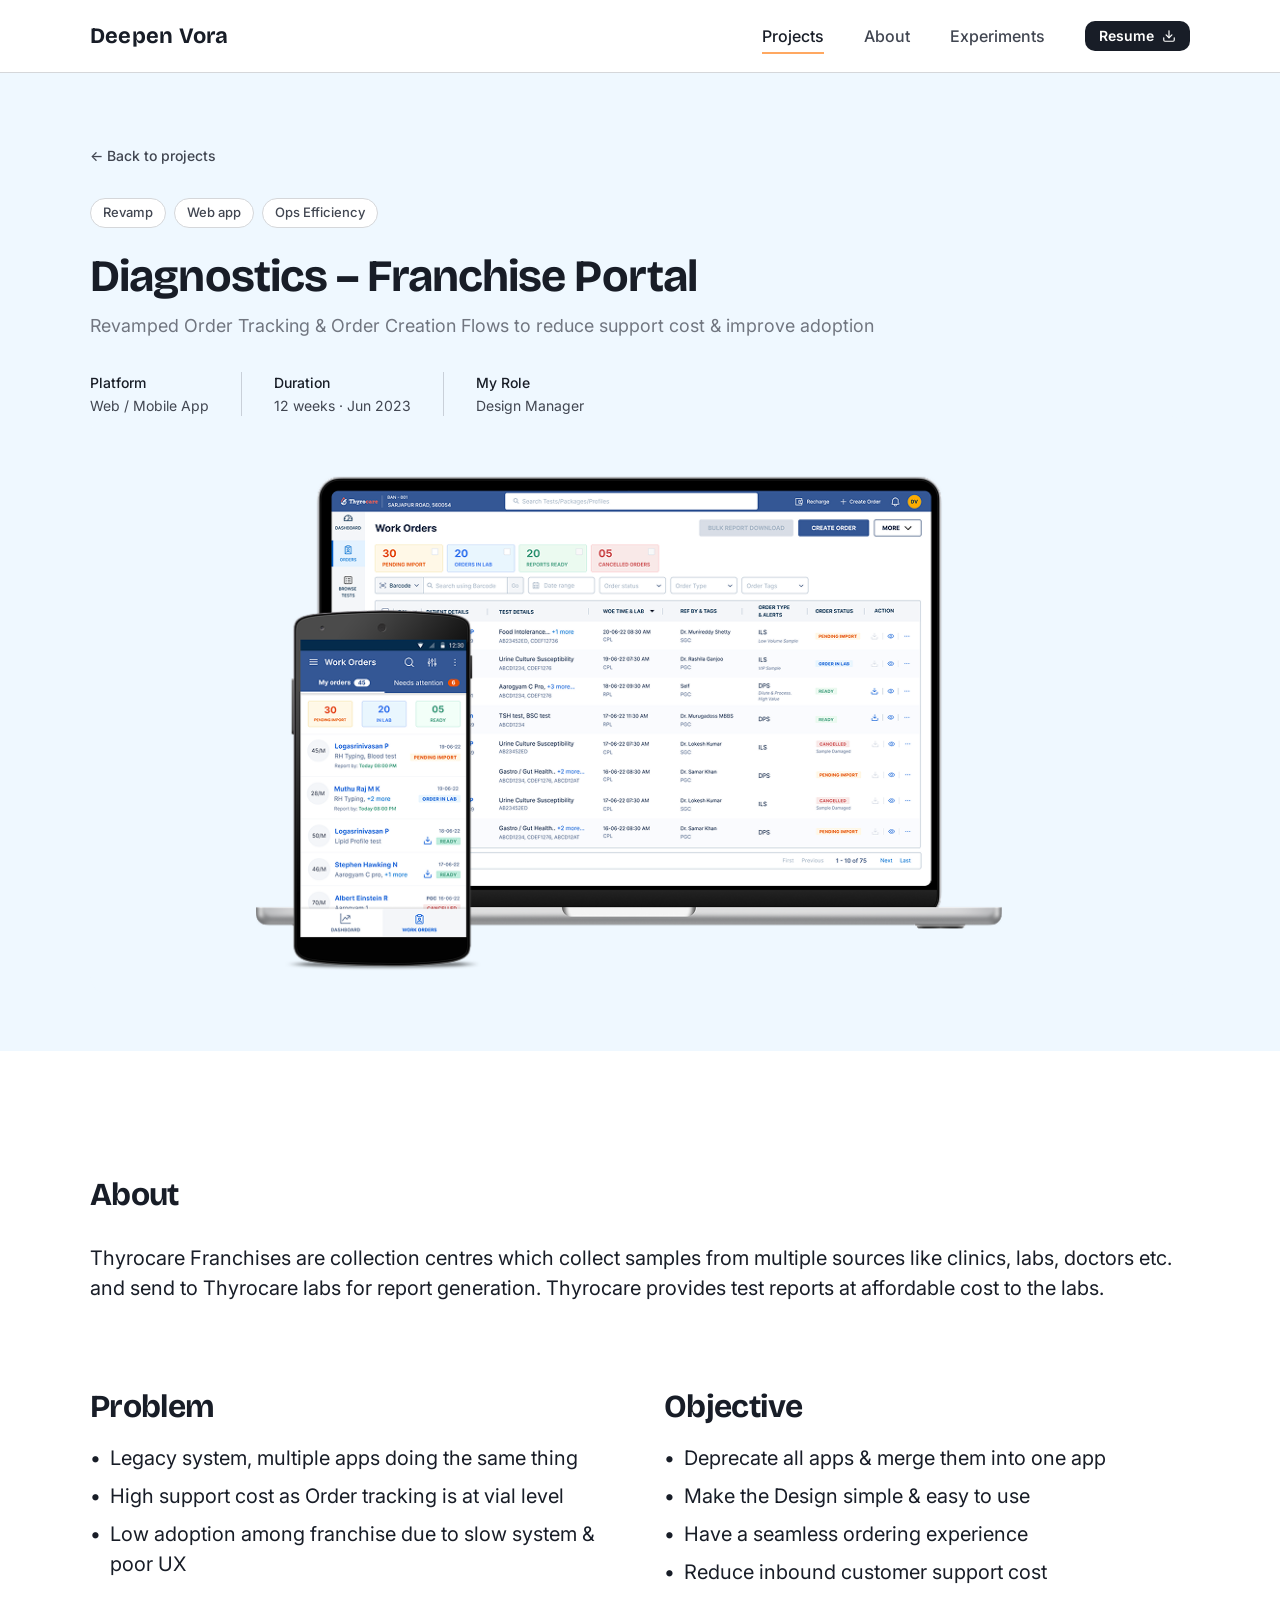
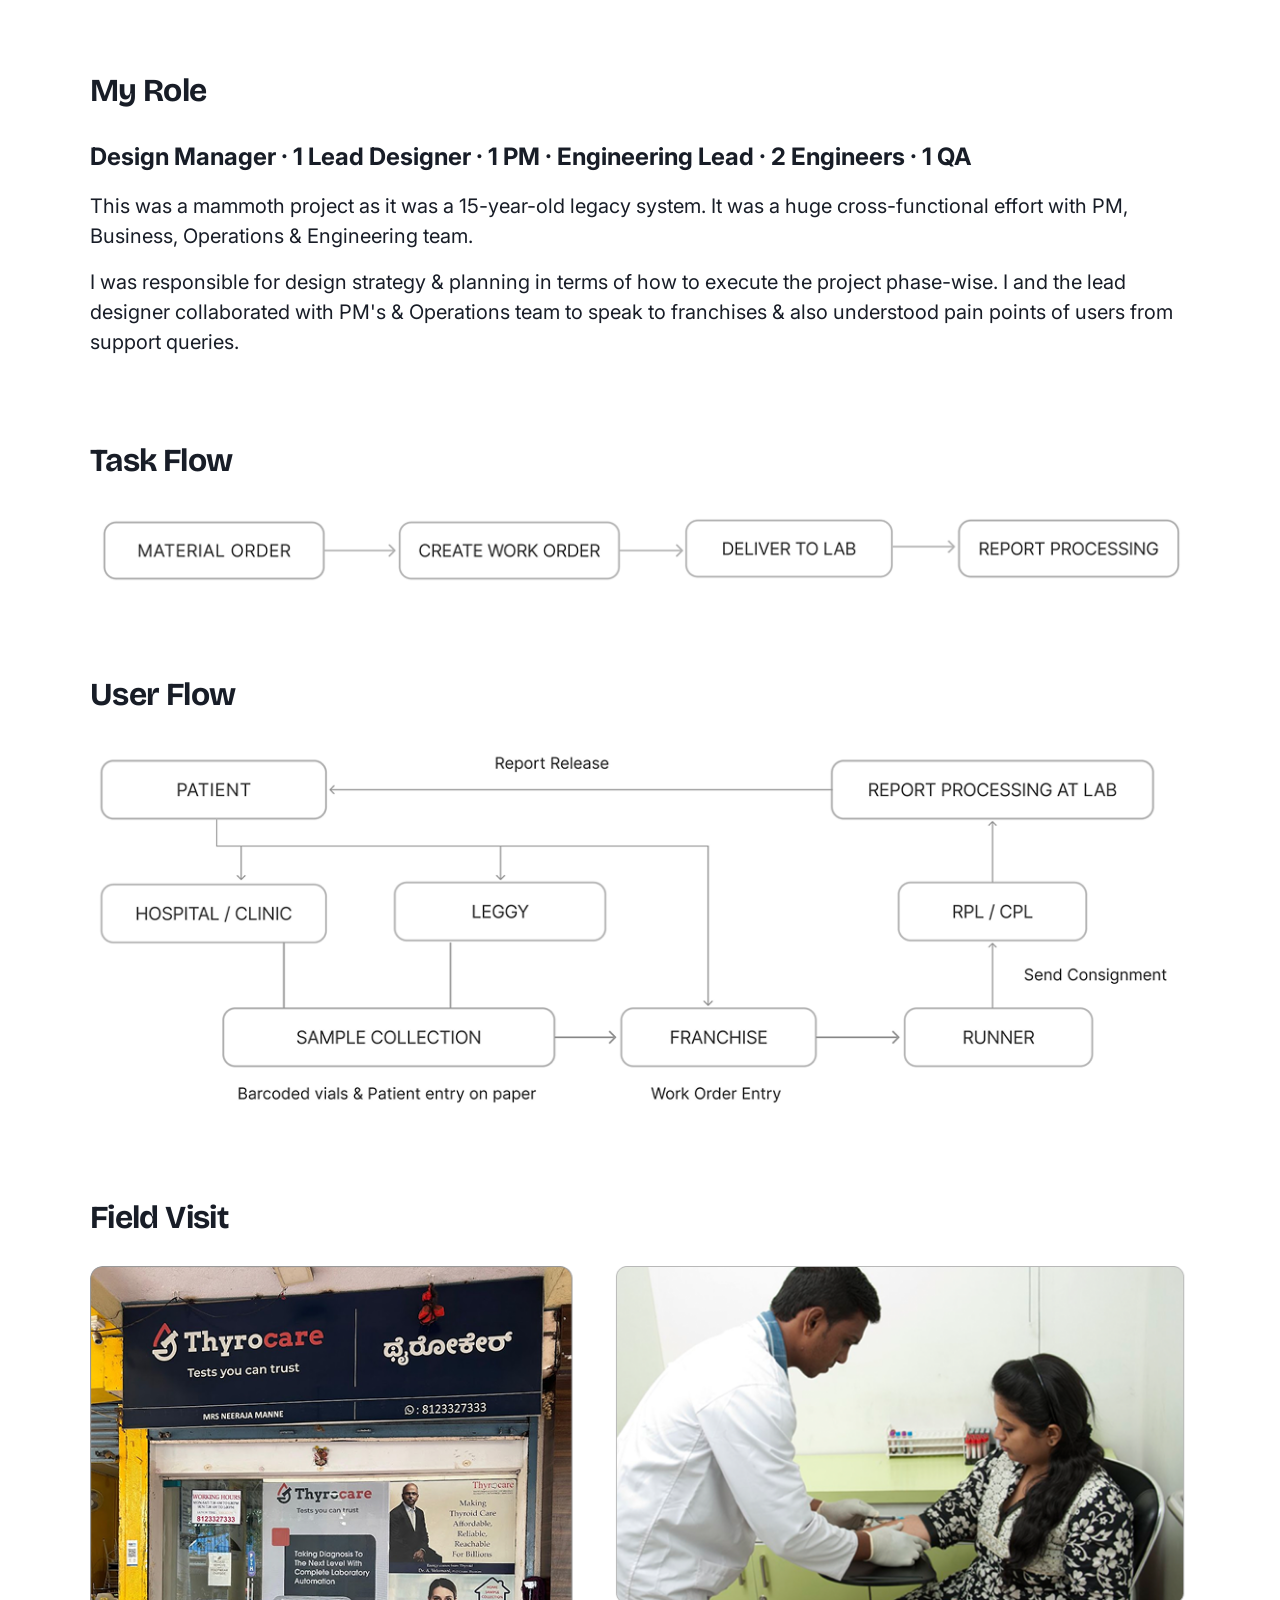
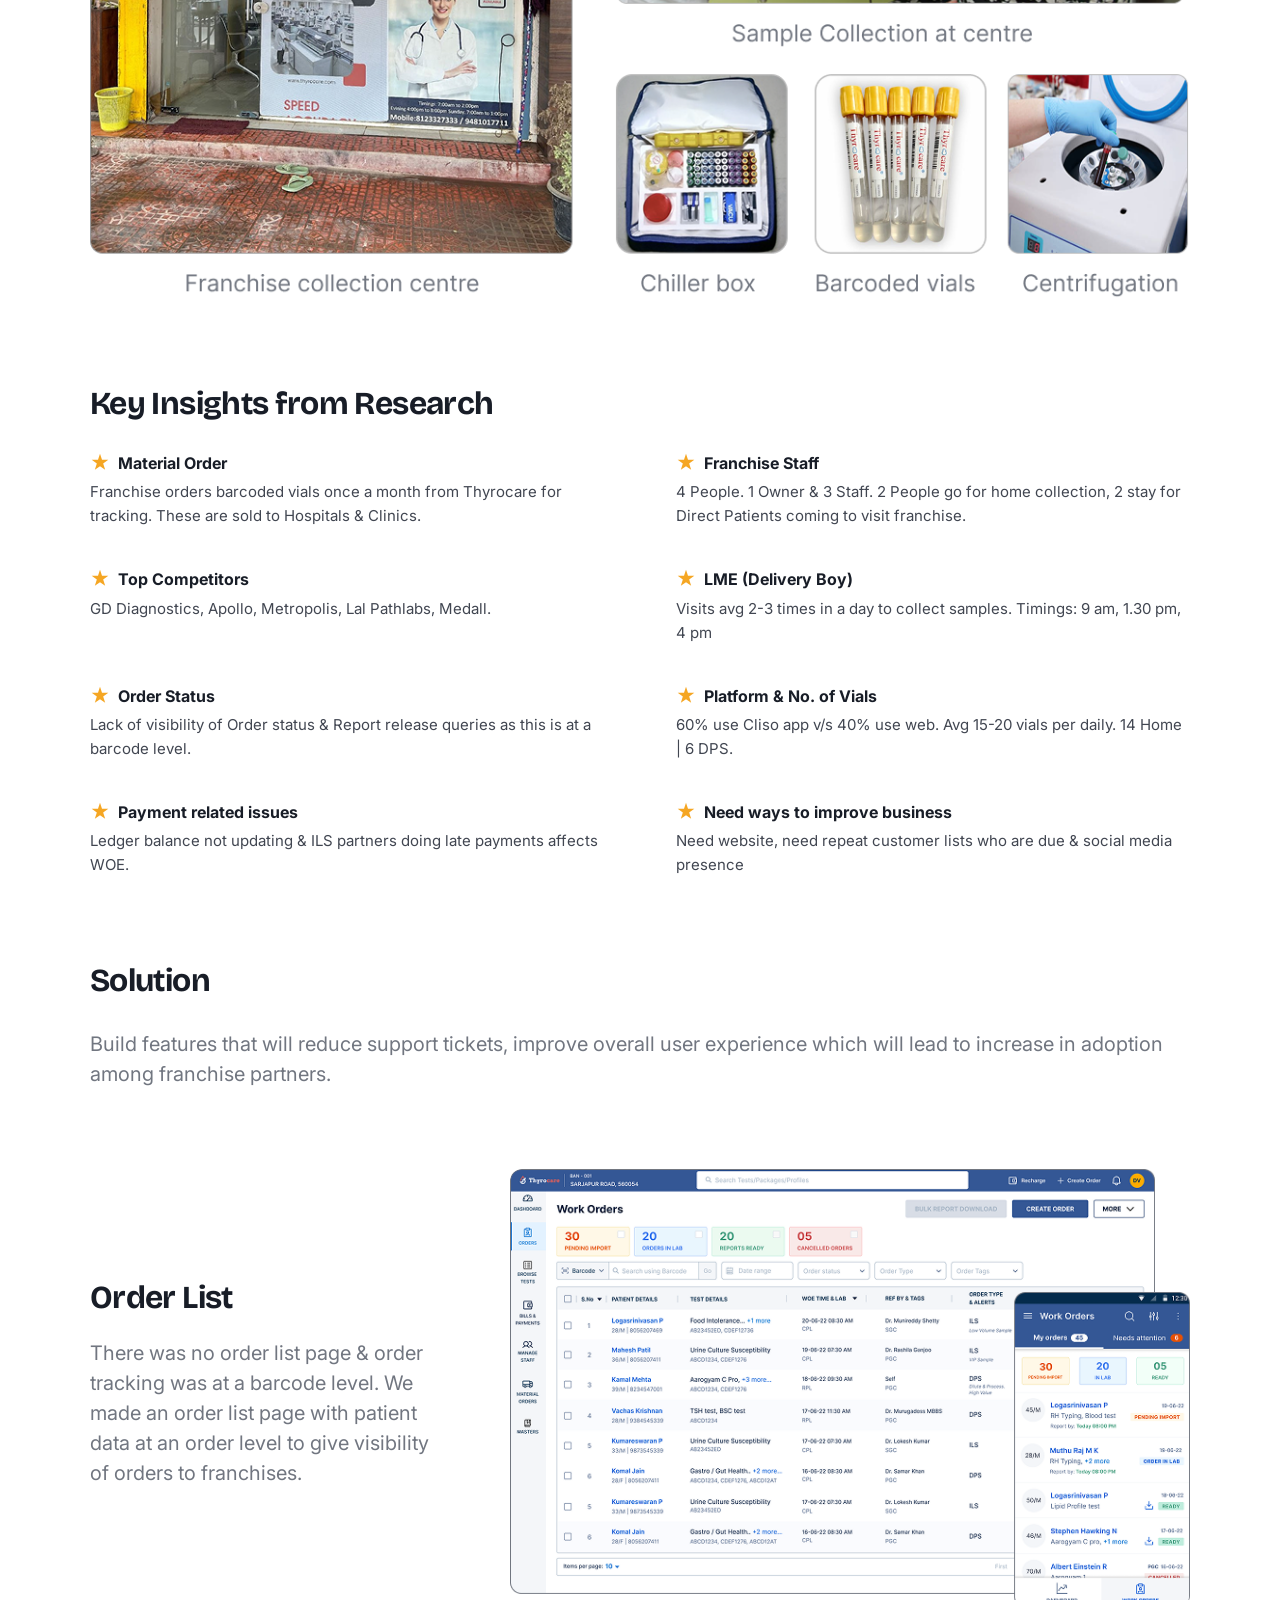
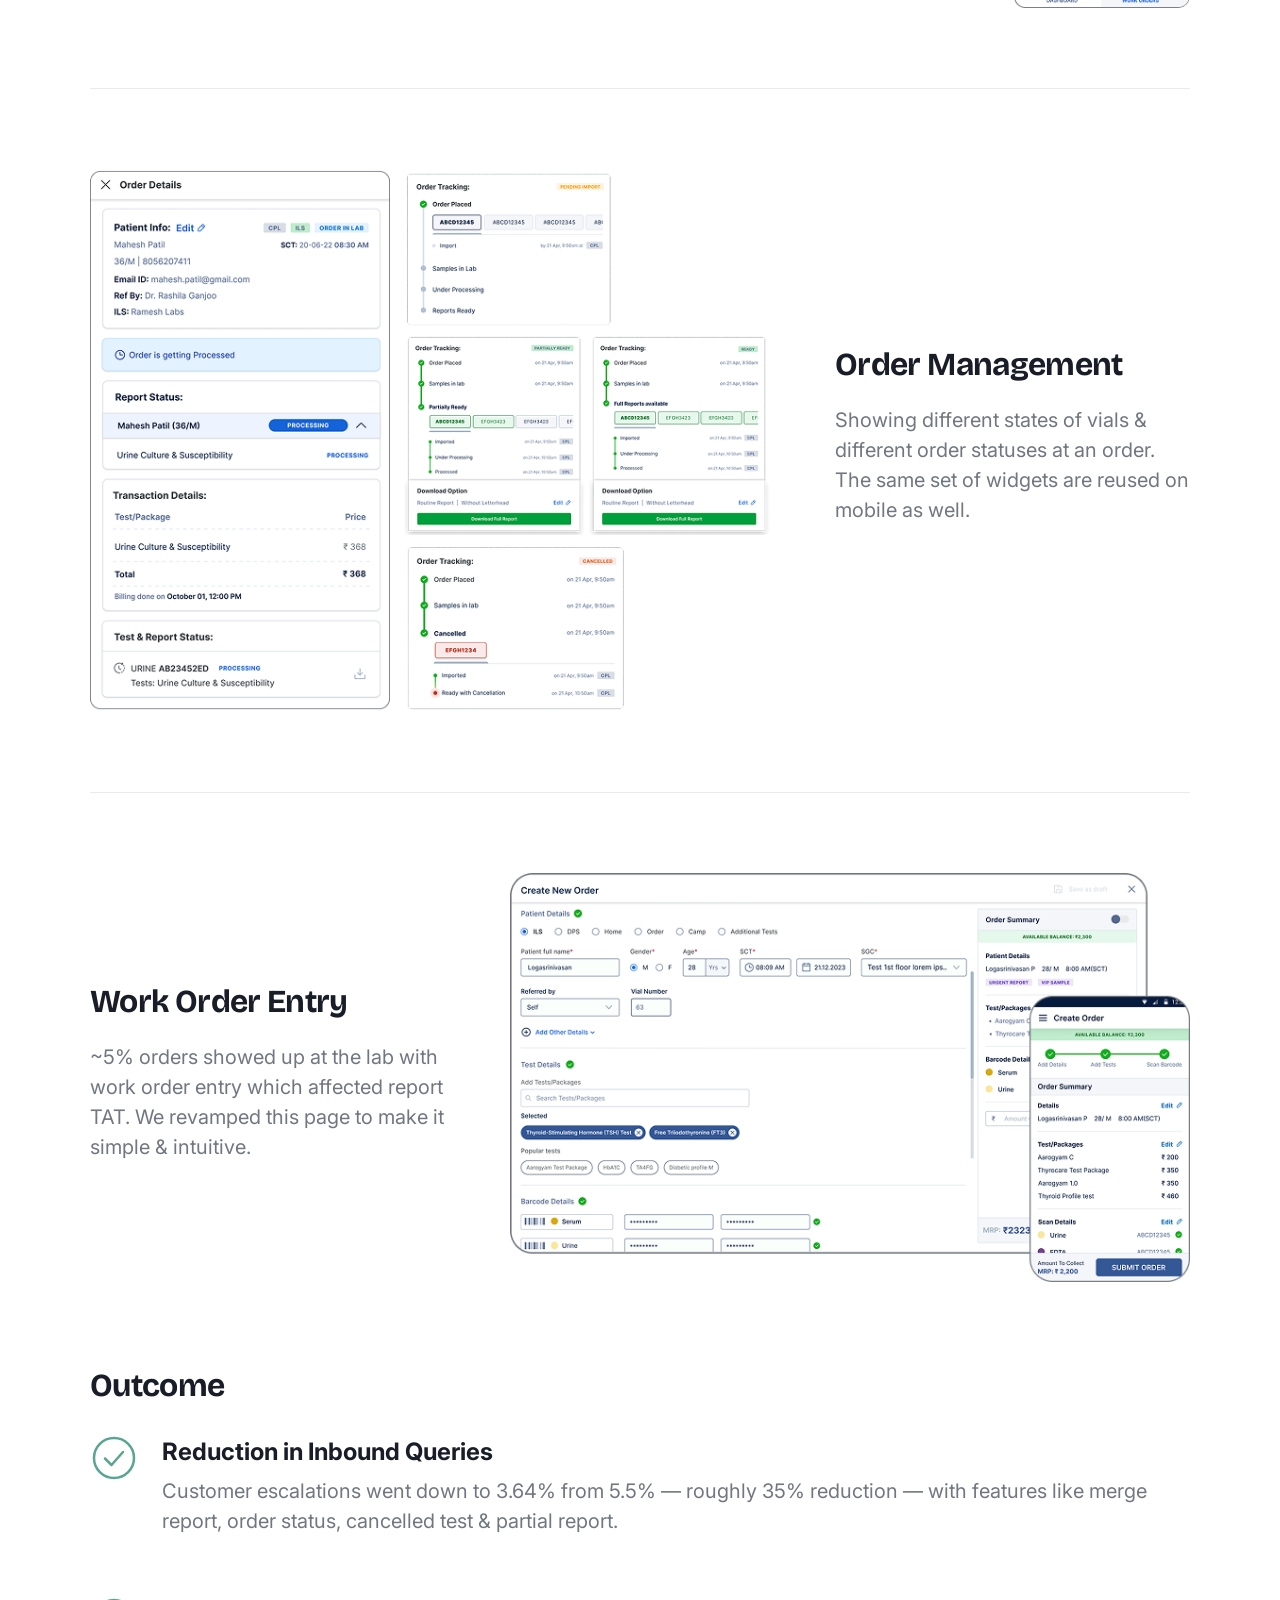
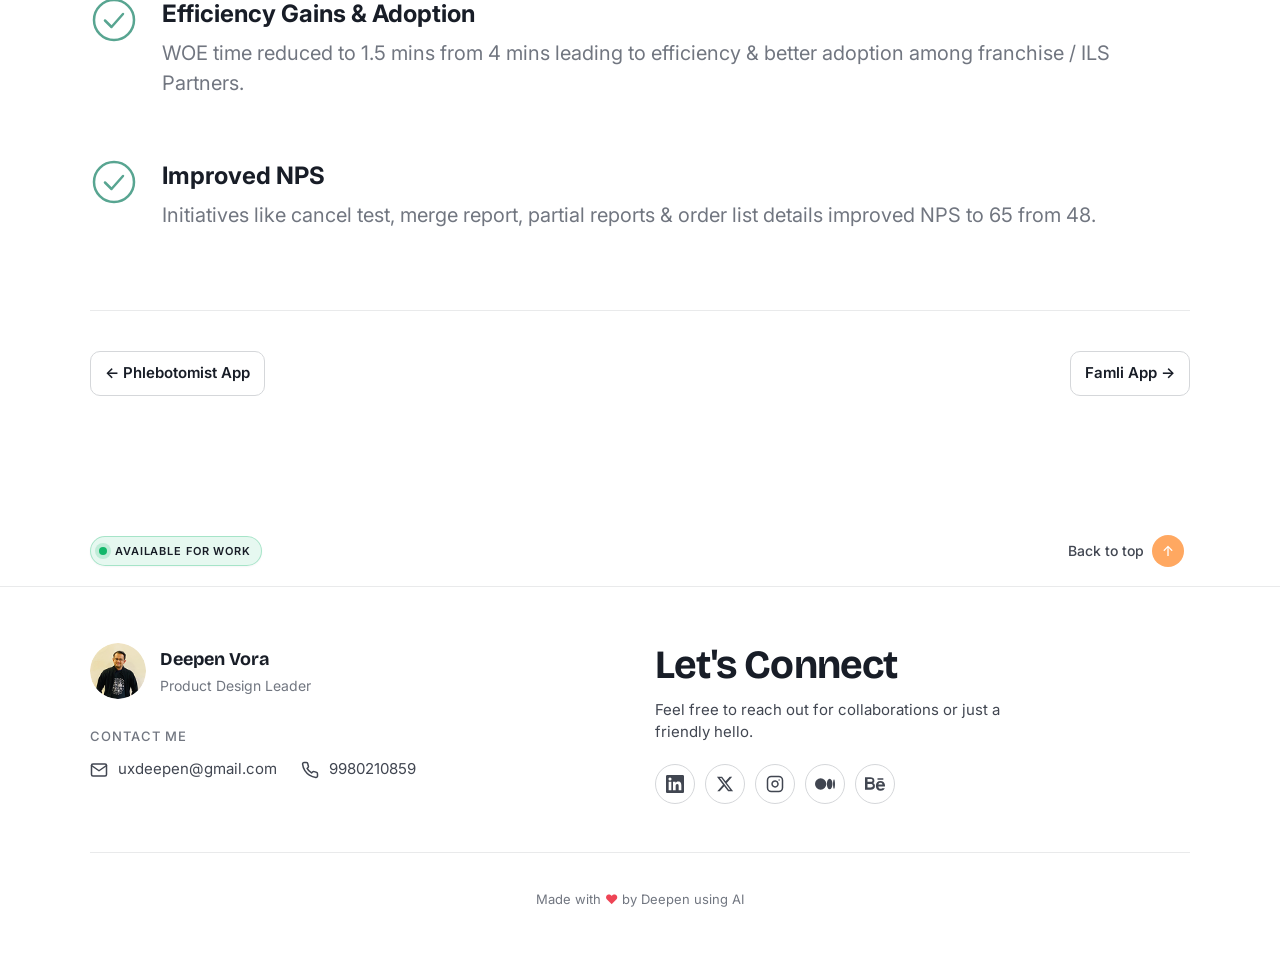
<file: Portfolio Website/diagnostics.html>
<!doctype html>
<html lang="en">
<head>
<meta charset="utf-8"/>
<meta name="viewport" content="width=device-width,initial-scale=1"/>
<title>Diagnostics Franchise Portal — Deepen Vora</title>
<link rel="preconnect" href="https://fonts.googleapis.com">
<link rel="preconnect" href="https://fonts.gstatic.com" crossorigin>
<link href="https://fonts.googleapis.com/css2?family=Bricolage+Grotesque:wght@600;700;800&family=Inter:wght@400;500;600;700&display=swap" rel="stylesheet">
<link rel="stylesheet" href="styles.css?v=8">
</head>
<body data-page="work" data-base="./">
<main id="caseMain"><div id="caseBody"></div></main>
<script>window.__CS_ID__ = "thyro";</script>
<script src="app.js?v=6"></script>
<script src="case-study-data.js?v=3"></script>
<script src="case-study-render.js?v=1"></script>
<script src="chrome.js?v=5"></script>
</body>
</html>
</file>
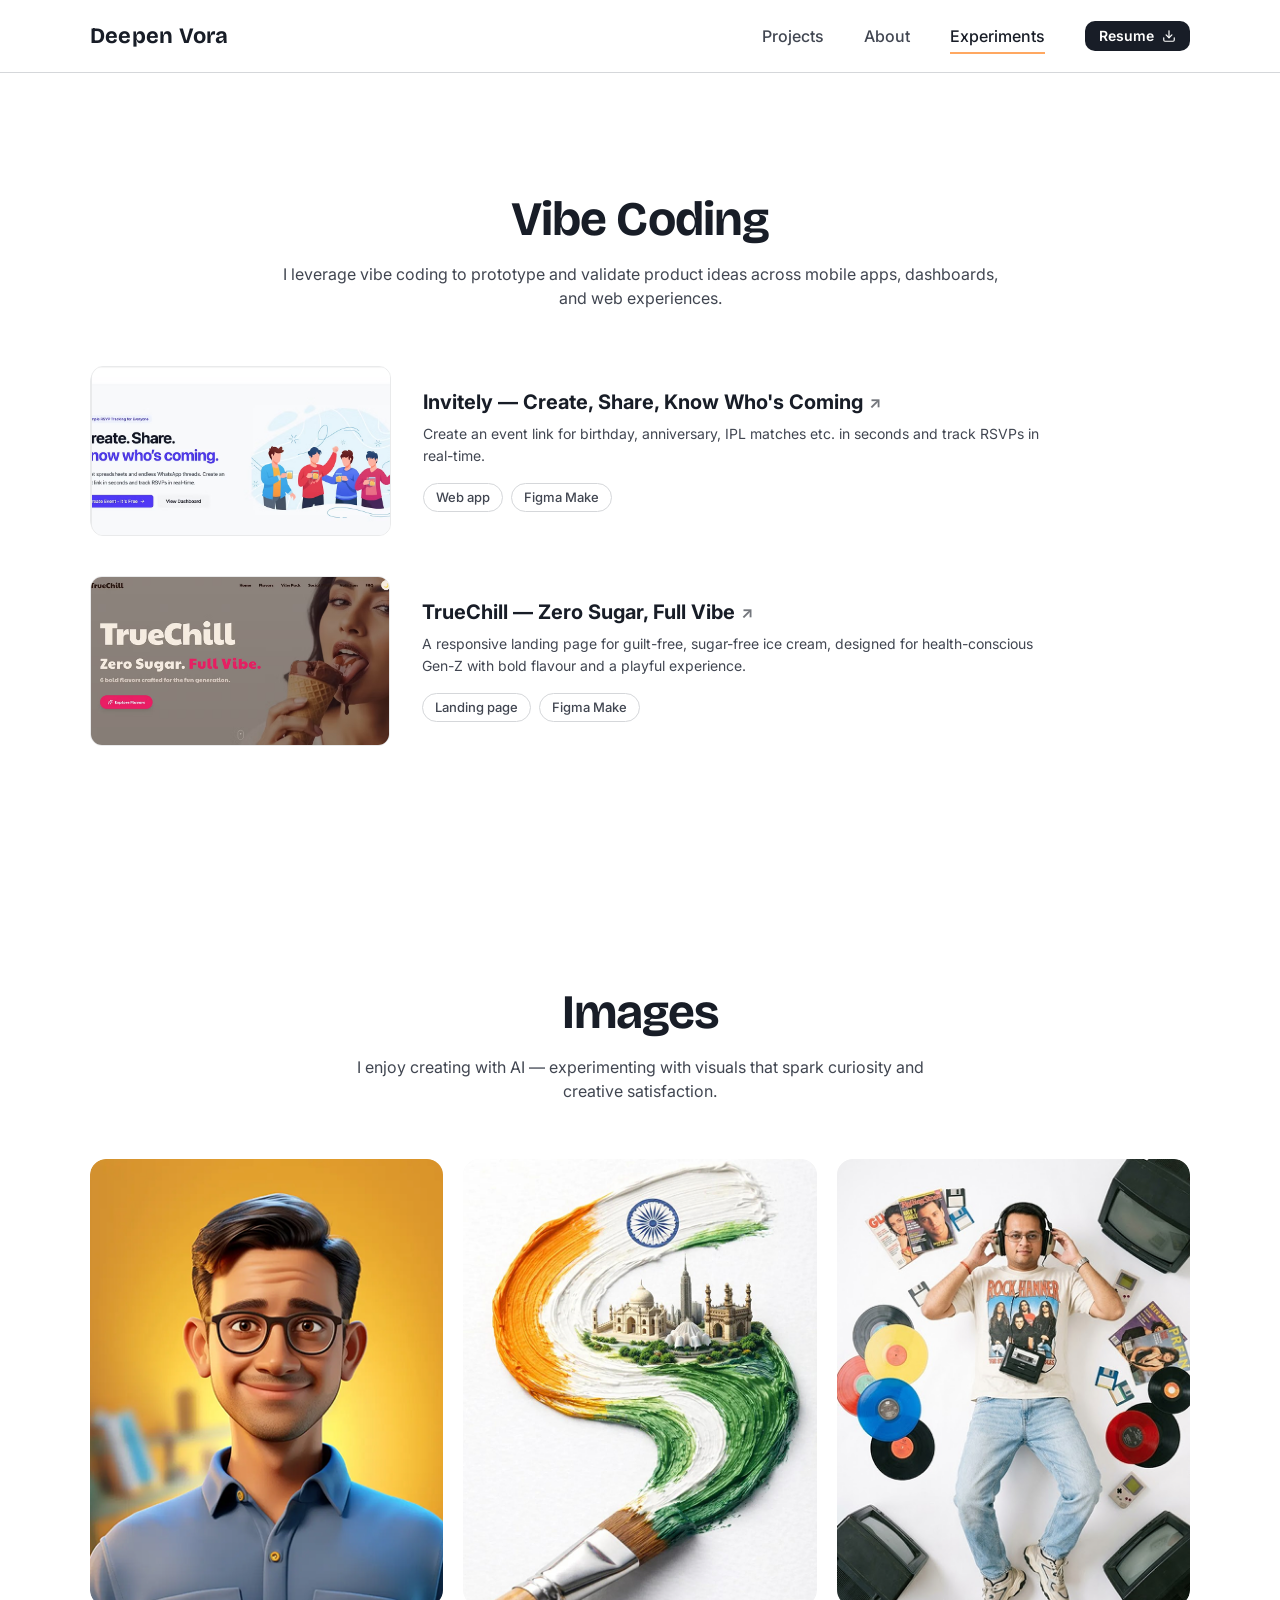
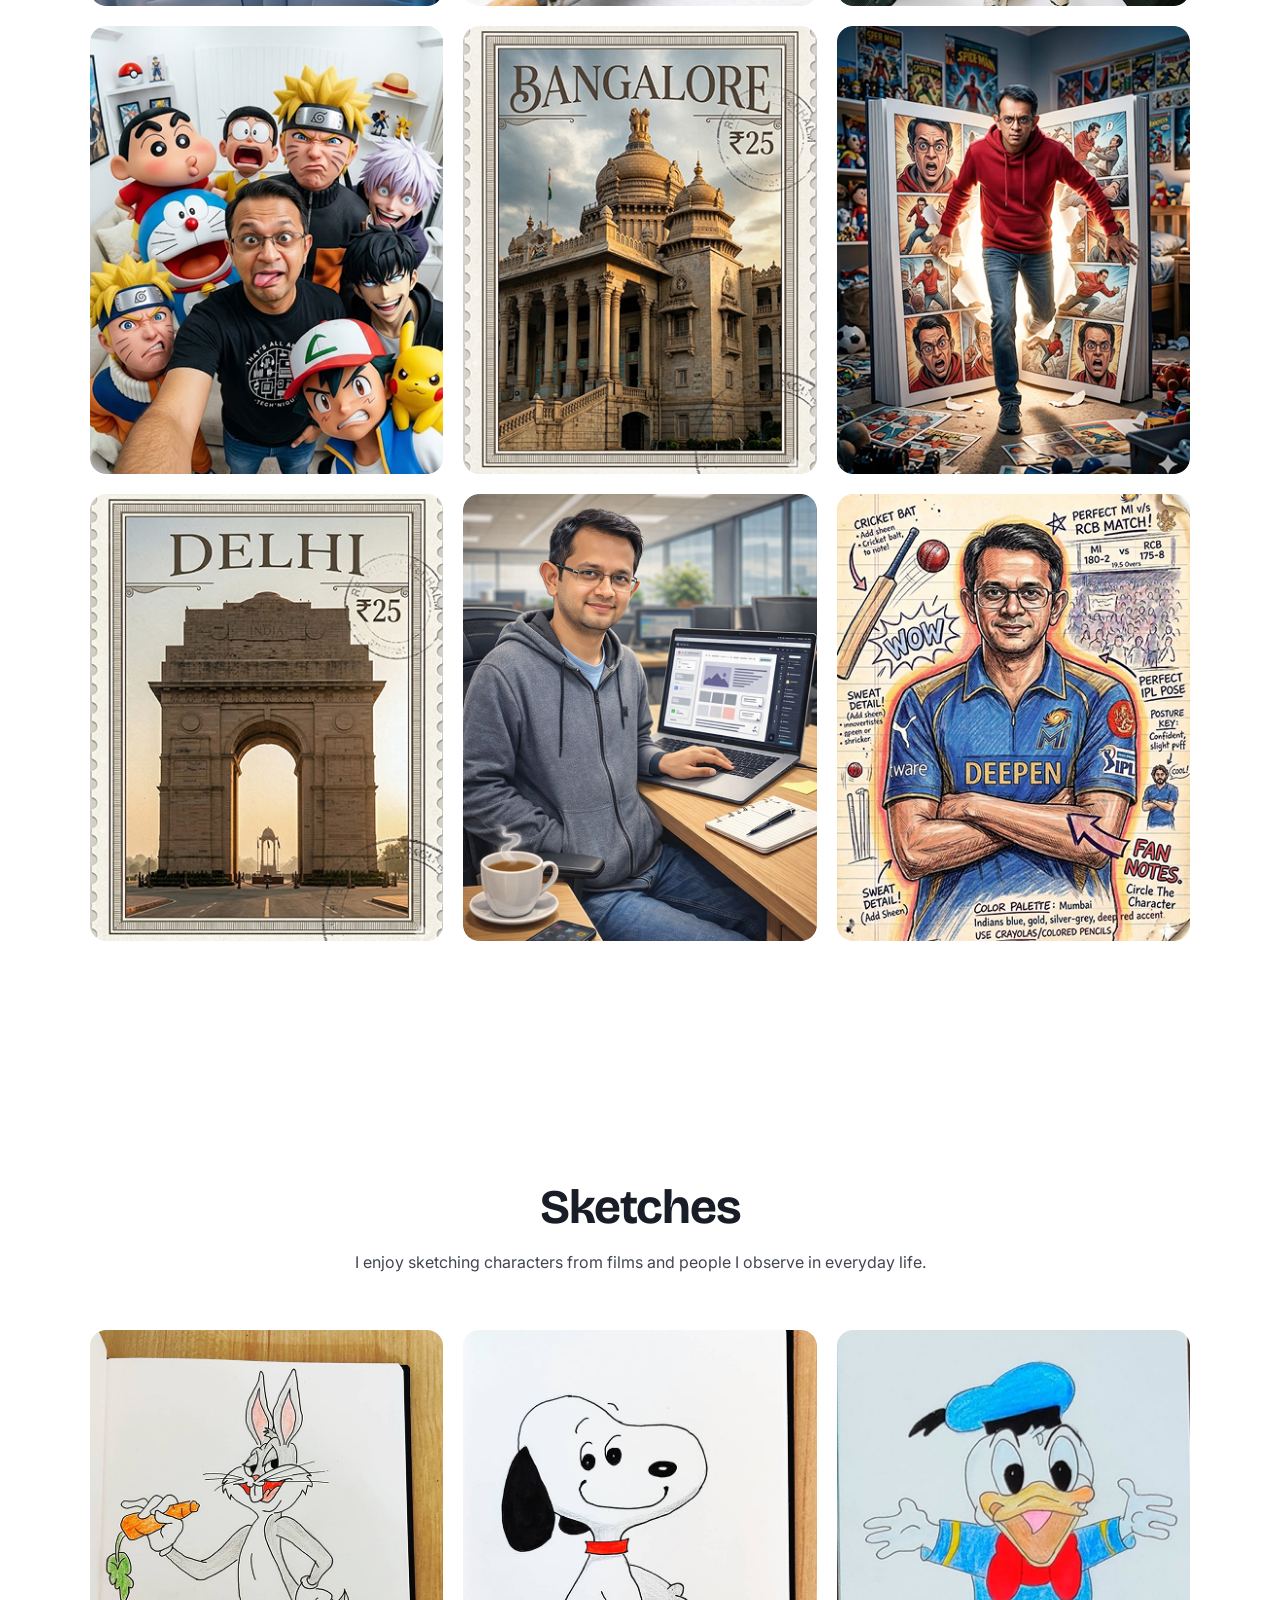
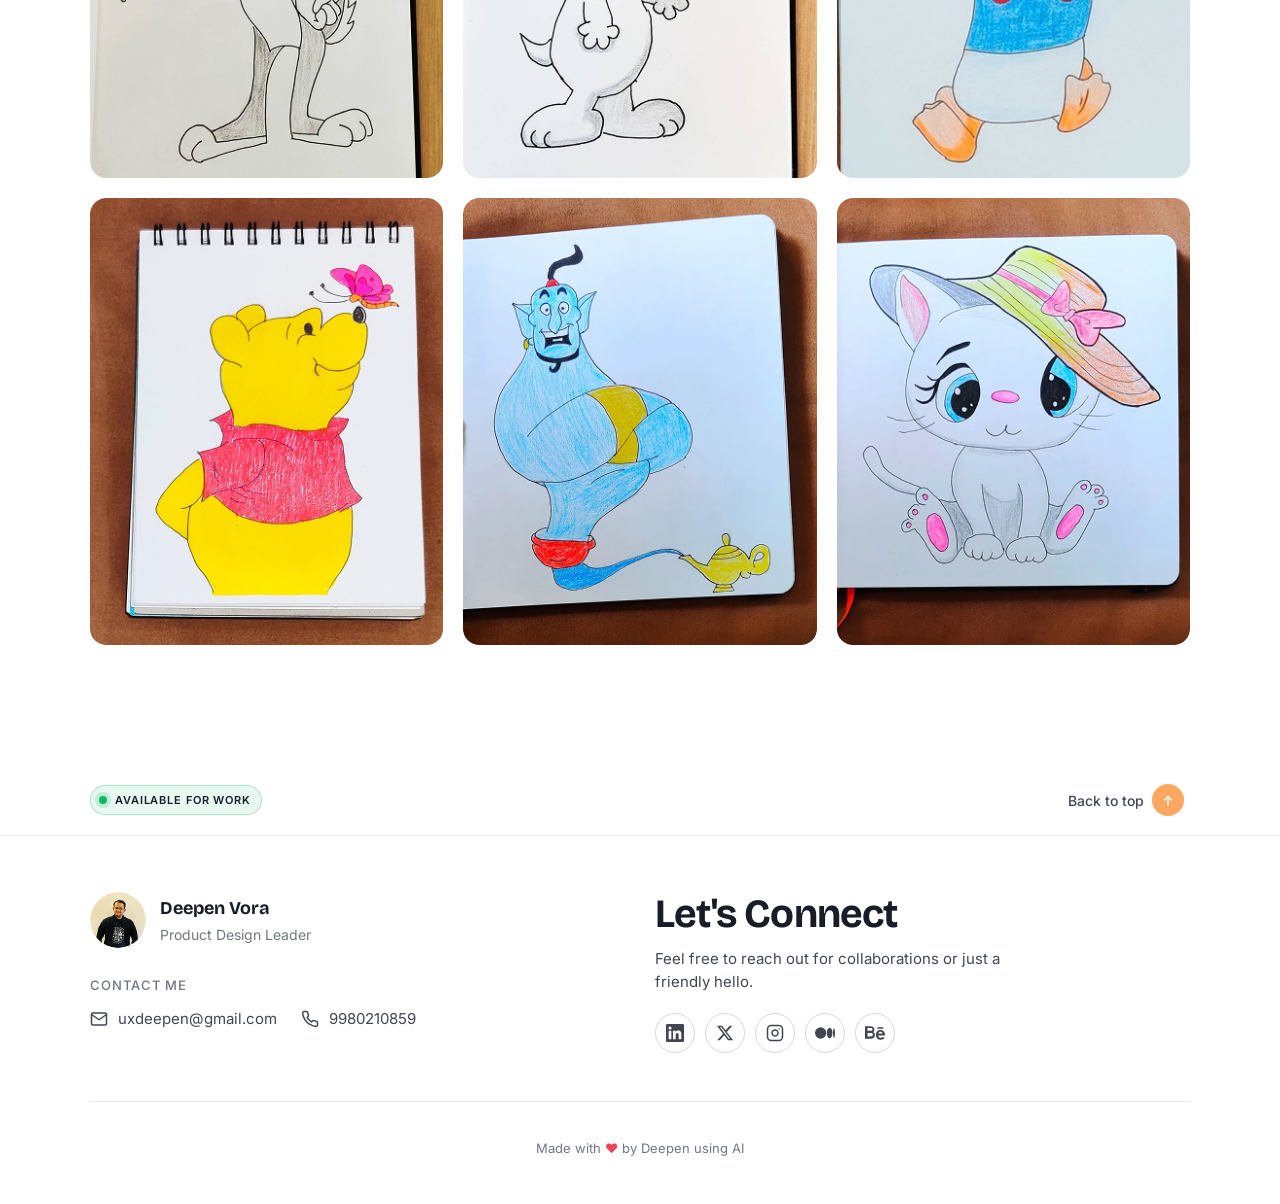
<file: Portfolio Website/Experiments.html>
<!doctype html>
<html lang="en">
<head>
<meta charset="utf-8"/>
<meta name="viewport" content="width=device-width,initial-scale=1"/>
<title>Experiments — Deepen Vora</title>
<link rel="preconnect" href="https://fonts.googleapis.com">
<link rel="preconnect" href="https://fonts.gstatic.com" crossorigin>
<link href="https://fonts.googleapis.com/css2?family=Bricolage+Grotesque:wght@600;700;800&family=Inter:wght@400;500;600;700&display=swap" rel="stylesheet">
<link rel="stylesheet" href="styles.css?v=7">
</head>
<body data-page="experiments" data-base="./">

<main>
<!-- Vibe Coding -->
<section class="section exp-section">
  <div class="container">
    <header class="section-head">
      <h2 class="section-title">Vibe Coding</h2>
      <p class="section-sub">I leverage vibe coding to prototype and validate product ideas across mobile apps, dashboards, and web experiences.</p>
    </header>

    <div class="exp-list" style="gap:40px">
      <article class="exp-card" style="padding:0;border-width:0px 0px 0px 1px">
        <div class="exp-thumb"><img src="assets/experiments/invitely.png" alt="Invitely landing page"></div>
        <div class="exp-body">
          <h3><a href="https://invitely.figma.site/" target="_blank" rel="noopener" class="exp-title-link">Invitely — Create, Share, Know Who's Coming <span class="title-arrow">↗</span></a></h3>
          <p>Create an event link for birthday, anniversary, IPL matches etc. in seconds and track RSVPs in real-time.</p>
          <div class="tag-row">
            <span class="tag blue">Web app</span>
            <span class="tag purple">Figma Make</span>
          </div>

        </div>
      </article>

      <article class="exp-card" style="padding:0;border-width:0px">
        <div class="exp-thumb"><img src="assets/experiments/truechill.png" alt="TrueChill landing page"></div>
        <div class="exp-body">
          <h3><a href="https://truechill.figma.site/" target="_blank" rel="noopener" class="exp-title-link">TrueChill — Zero Sugar, Full Vibe <span class="title-arrow">↗</span></a></h3>
          <p>A responsive landing page for guilt-free, sugar-free ice cream, designed for health-conscious Gen-Z with bold flavour and a playful experience.</p>
          <div class="tag-row">
            <span class="tag green">Landing page</span>
            <span class="tag amber">Figma Make</span>
          </div>
        </div>
      </article>
    </div>
  </div>
</section>

<!-- Images -->
<section class="section exp-section">
  <div class="container">
    <header class="section-head">
      <h2 class="section-title">Images</h2>
      <p class="section-sub">I enjoy creating with AI — experimenting with visuals that spark curiosity and creative satisfaction.</p>
    </header>

    <div class="image-grid">
      <figure class="image-card"><img src="assets/experiments/AI-pixar.png" alt="Pixar-style stylized portrait"></figure>
      <figure class="image-card"><img src="assets/experiments/AI-paint-brush.png" alt="India paintstroke"></figure>
      <figure class="image-card"><img src="assets/experiments/AI-retro.png" alt="Retro 90s flat-lay"></figure>
      <figure class="image-card"><img src="assets/experiments/AI-characters.png" alt="Anime characters selfie"></figure>
      <figure class="image-card"><img src="assets/experiments/AI-Blr-Stamp.png" alt="Bangalore travel stamp"></figure>
      <figure class="image-card"><img src="assets/experiments/AI-poster.png" alt="Comic book poster"></figure>
      <figure class="image-card"><img src="assets/experiments/AI-Delhi.png" alt="Delhi travel stamp"></figure>
      <figure class="image-card"><img src="assets/experiments/AI-office.png" alt="AI office portrait"></figure>
      <figure class="image-card"><img src="assets/experiments/AI-IPL.png" alt="IPL fan art concept"></figure>
    </div>
  </div>
</section>

<!-- Sketches -->
<section class="section exp-section">
  <div class="container">
    <header class="section-head">
      <h2 class="section-title">Sketches</h2>
      <p class="section-sub">I enjoy sketching characters from films and people I observe in everyday life.</p>
    </header>

    <div class="sketch-grid">
      <figure class="sketch-card"><img src="assets/experiments/bugs-bunny.png" alt="Bugs Bunny sketch"></figure>
      <figure class="sketch-card"><img src="assets/experiments/snoopy.png" alt="Snoopy sketch"></figure>
      <figure class="sketch-card"><img src="assets/experiments/donald-duck.png" alt="Donald Duck sketch"></figure>
      <figure class="sketch-card"><img src="assets/experiments/winnie.png" alt="Winnie the Pooh sketch"></figure>
      <figure class="sketch-card"><img src="assets/experiments/Genie.png" alt="Genie sketch"></figure>
      <figure class="sketch-card"><img src="assets/experiments/Cat.png" alt="Marie the cat sketch"></figure>
    </div>
  </div>
</section>

</main>

<script src="chrome.js?v=5"></script>
</body>
</html>
</file>
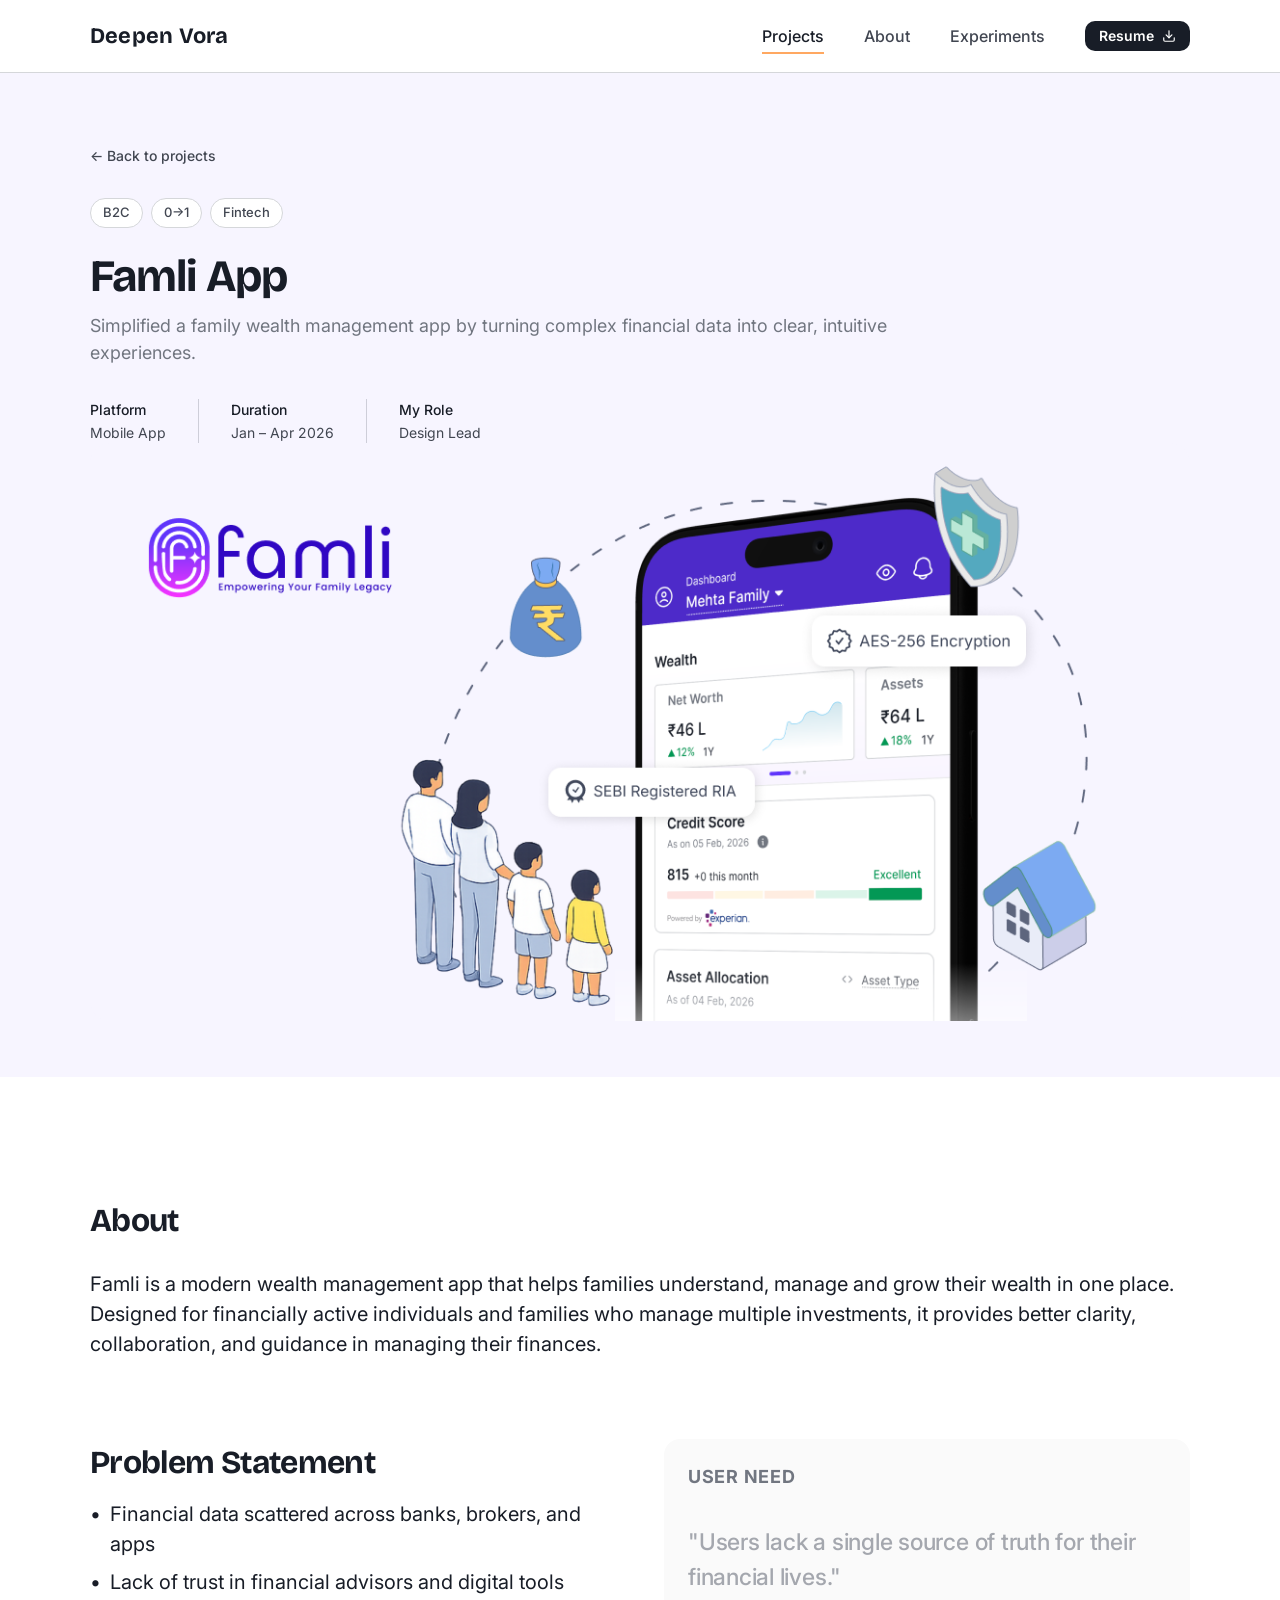
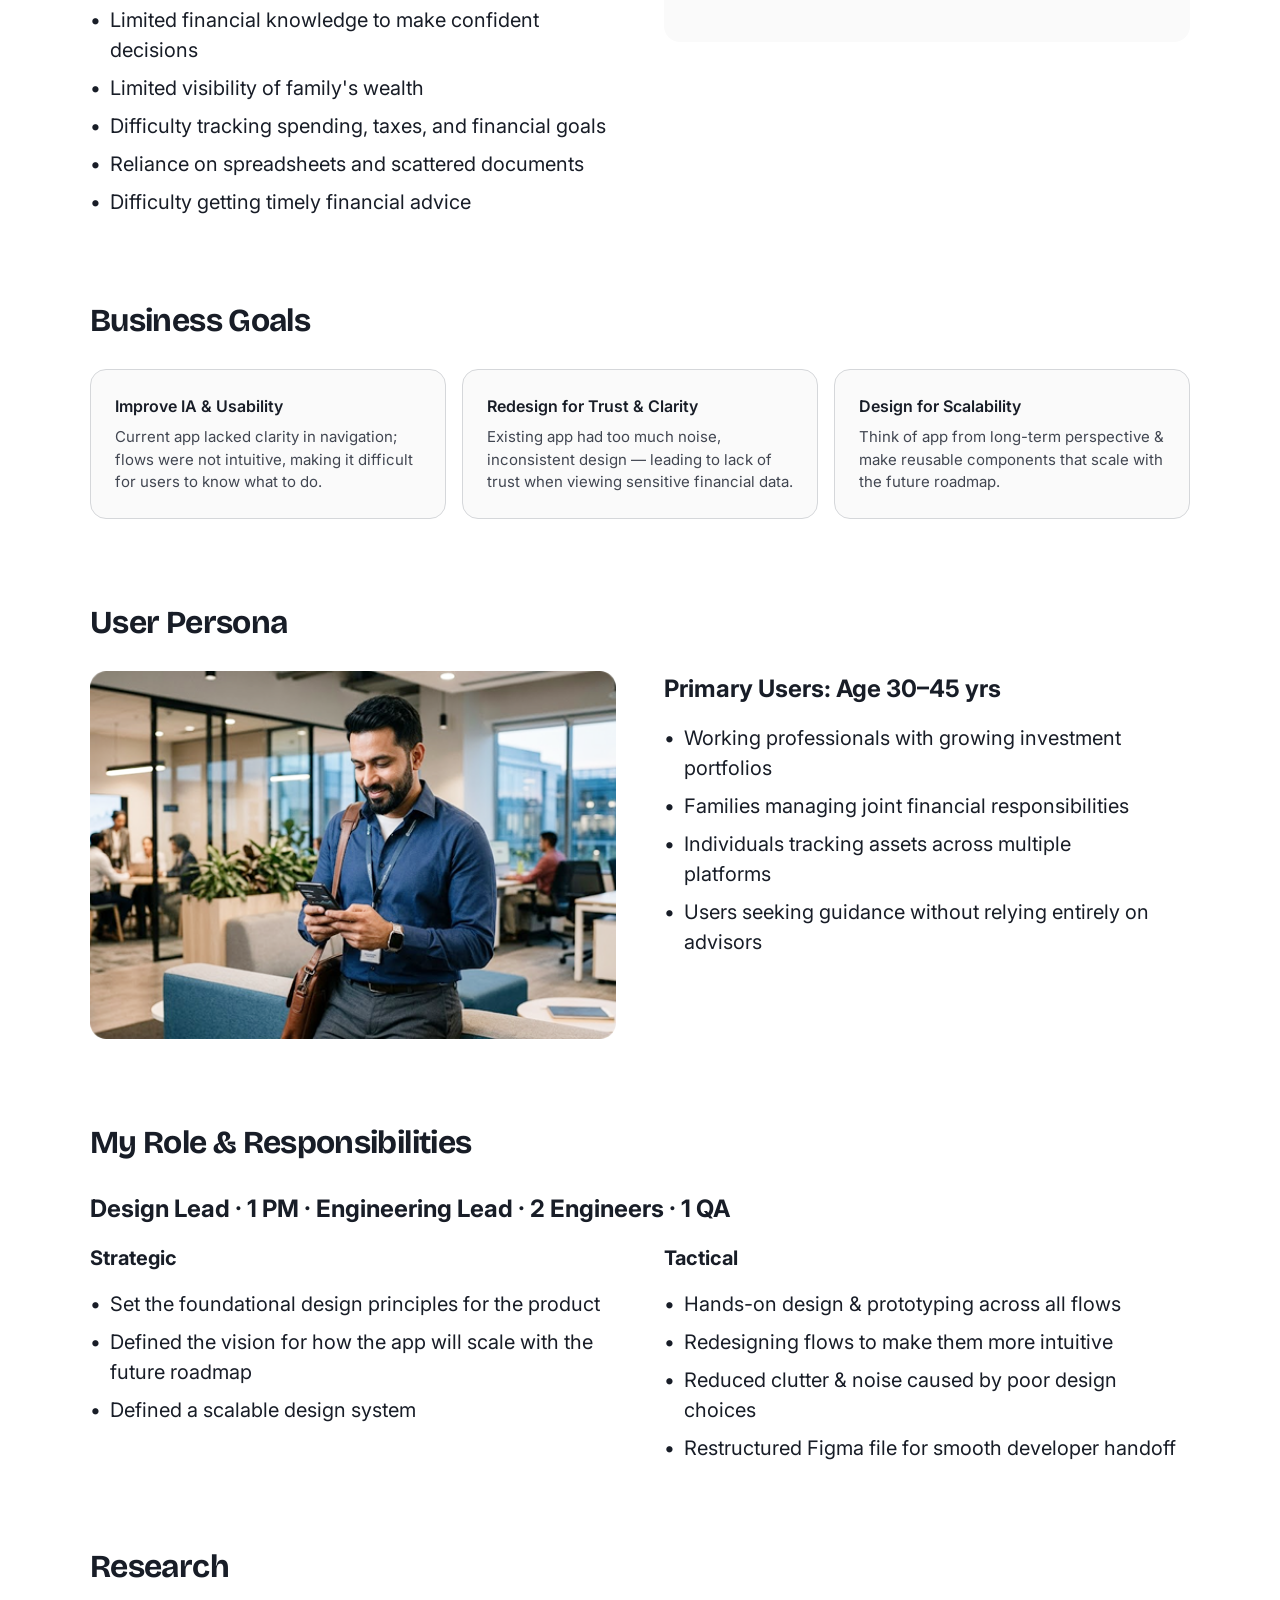
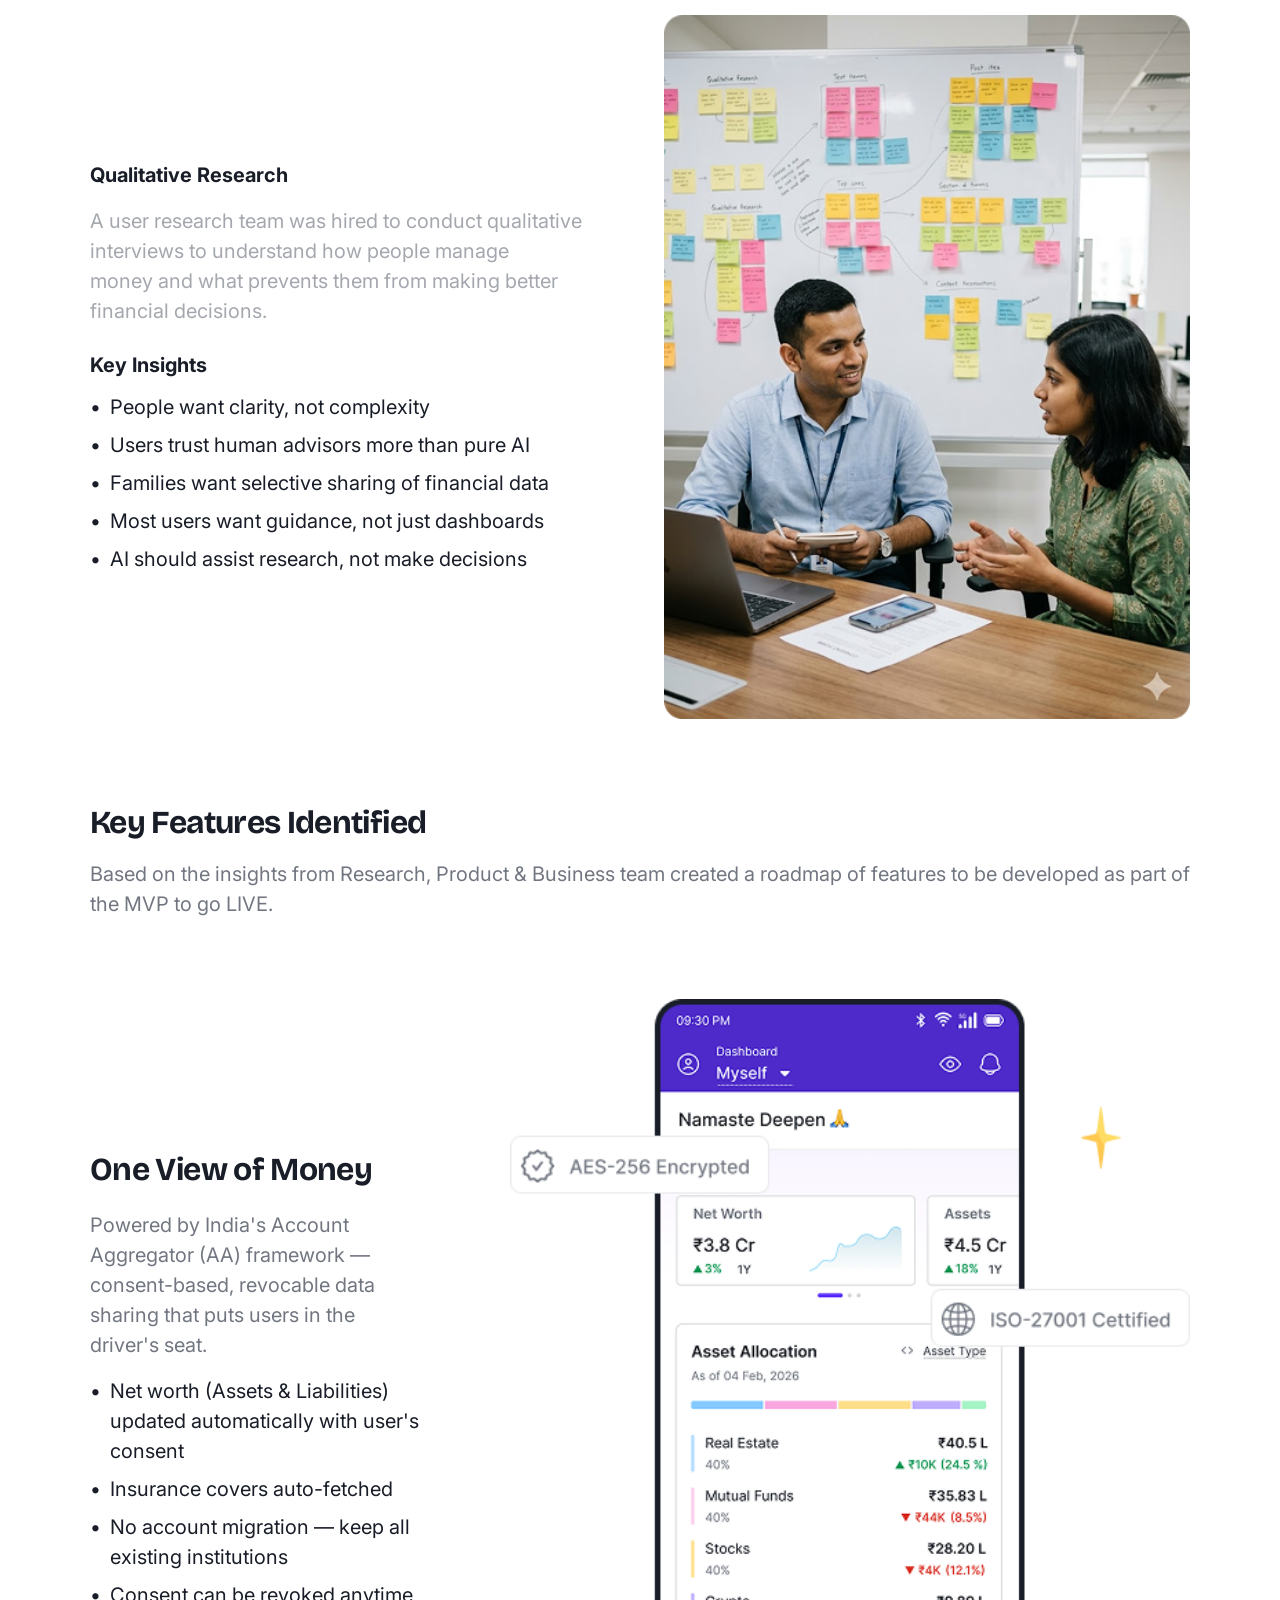
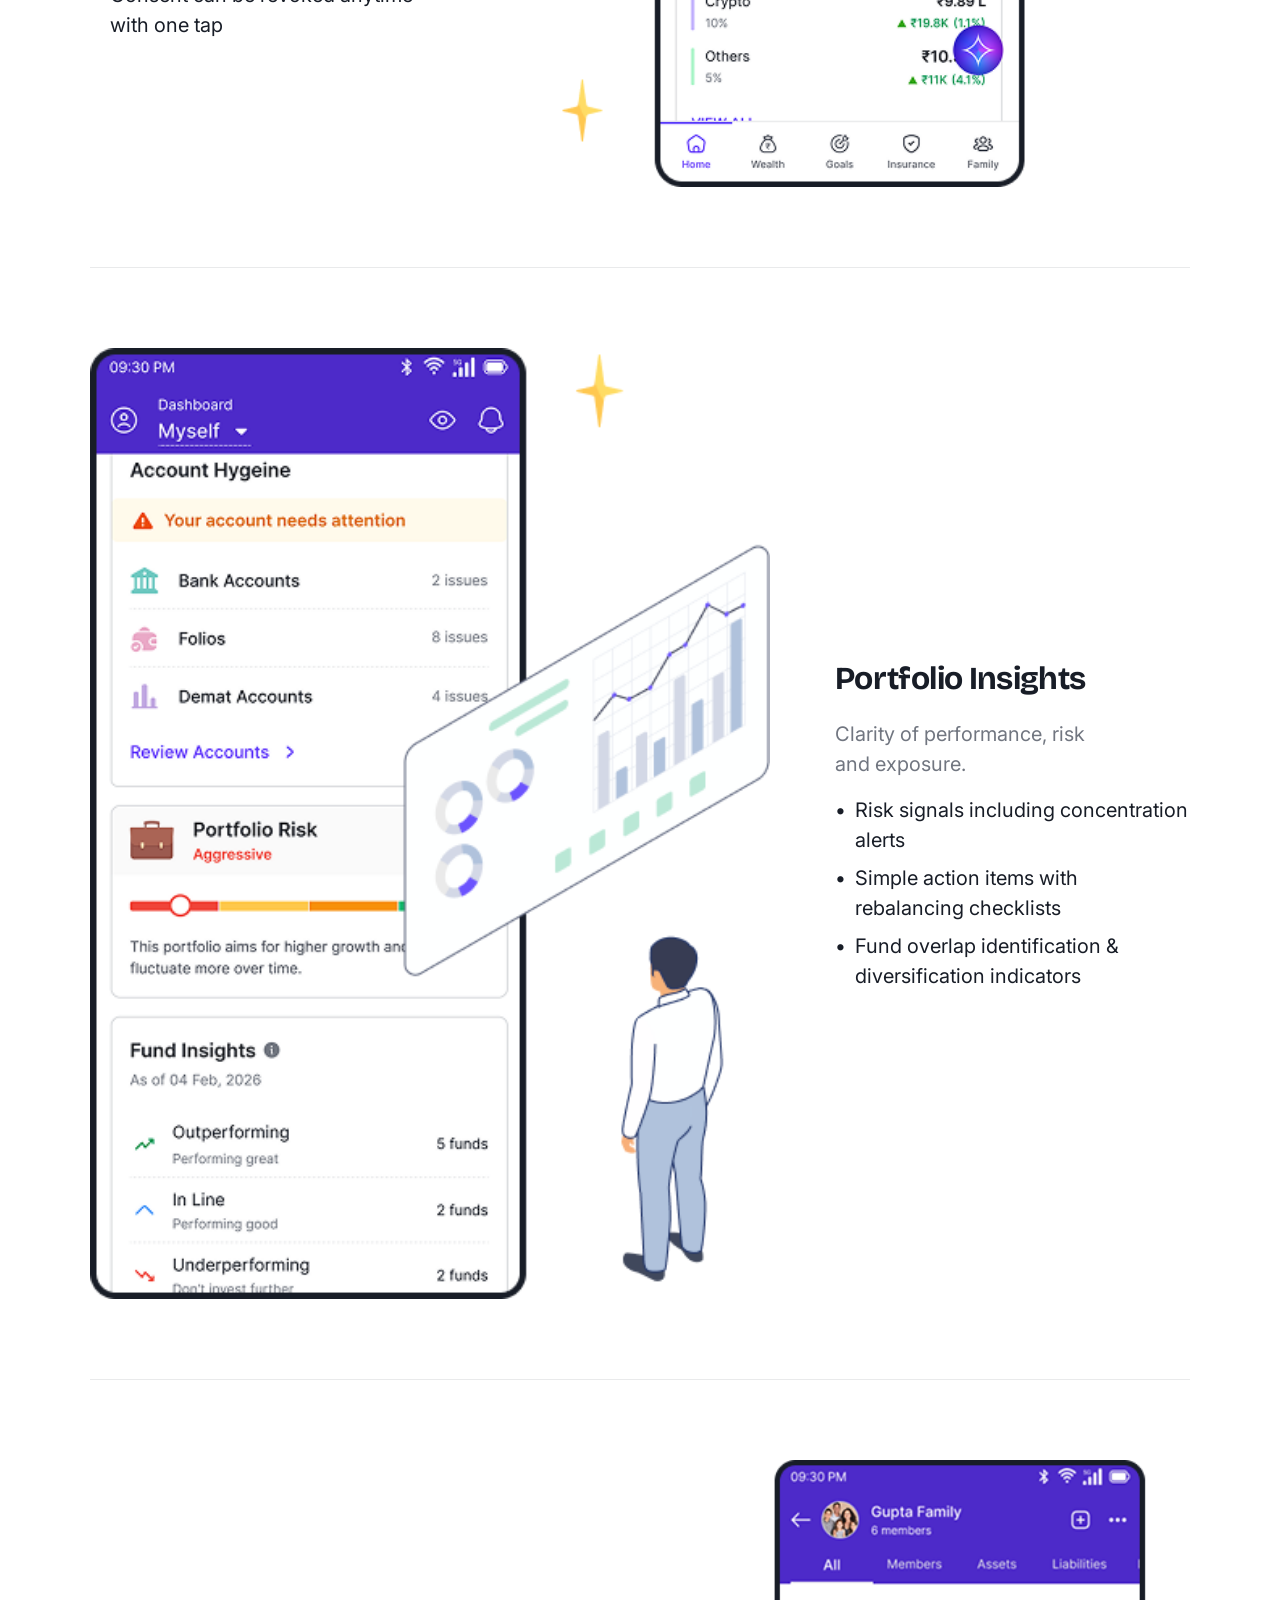
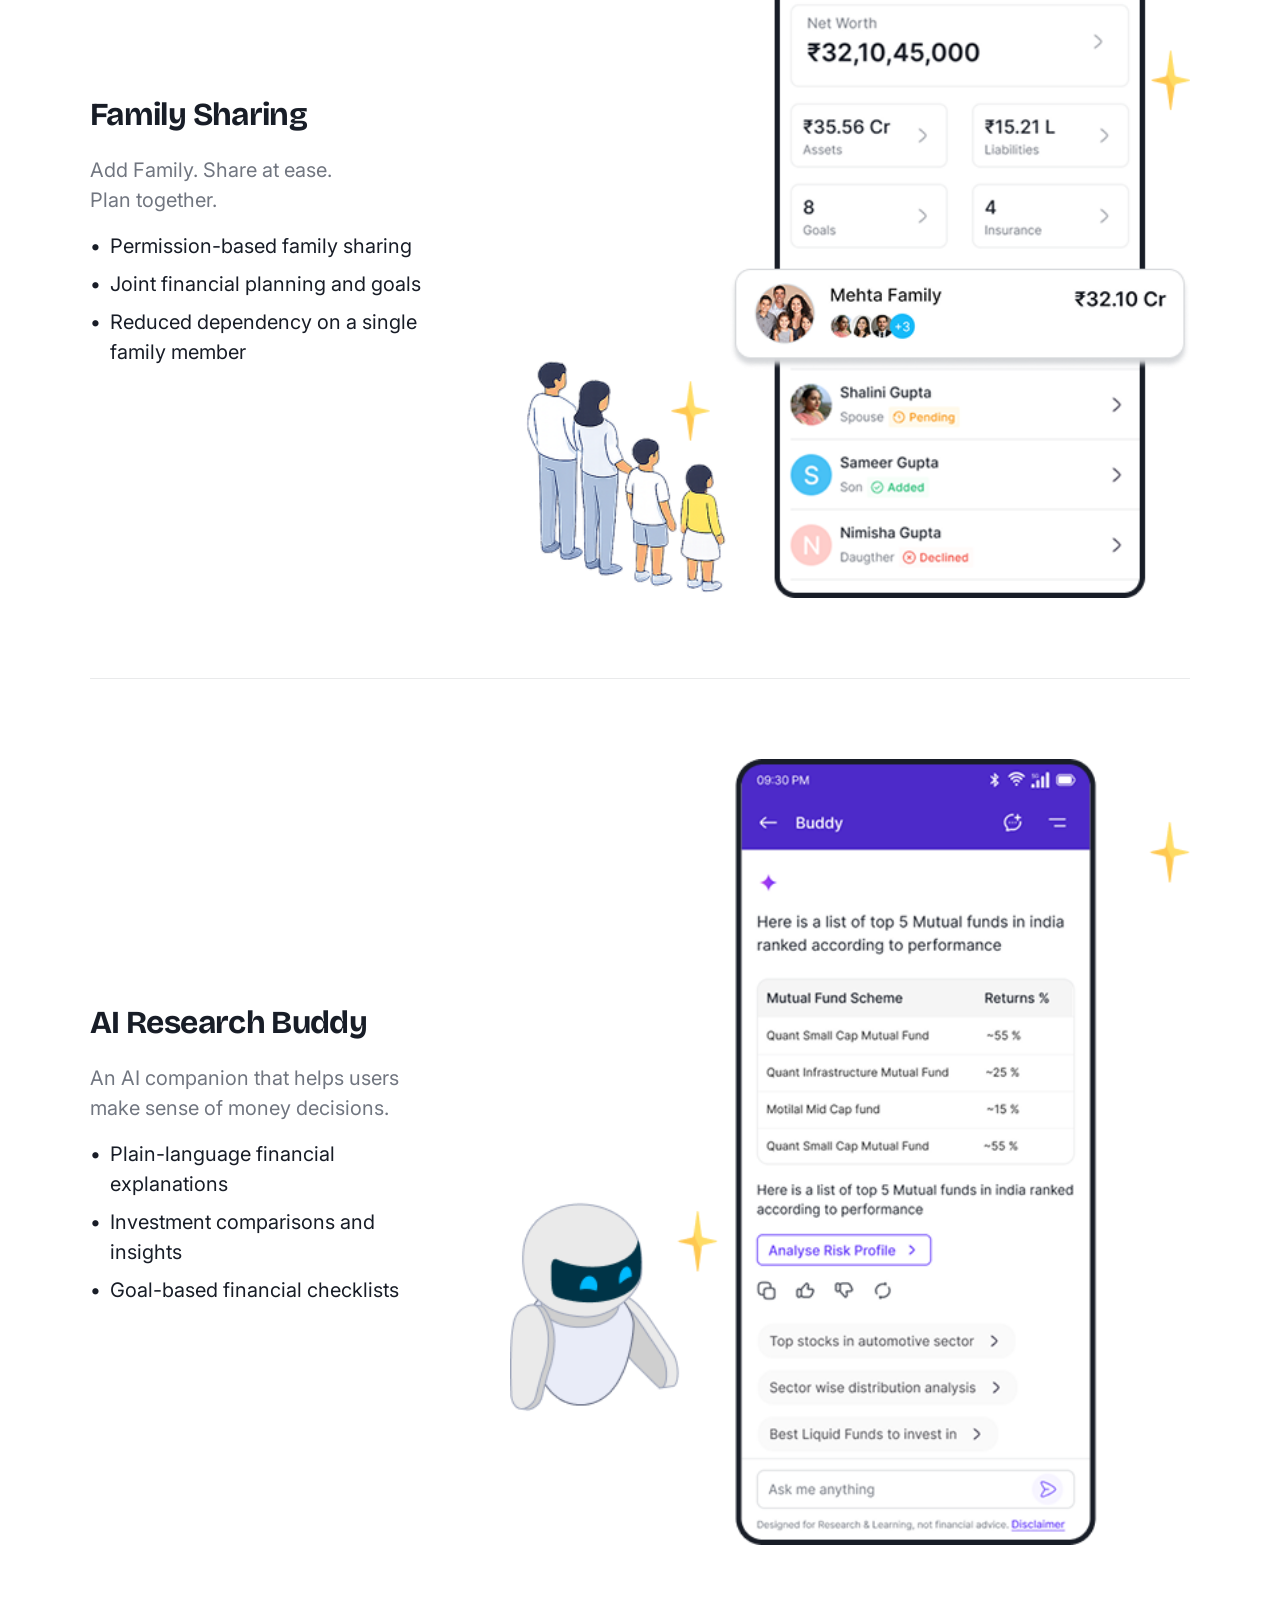
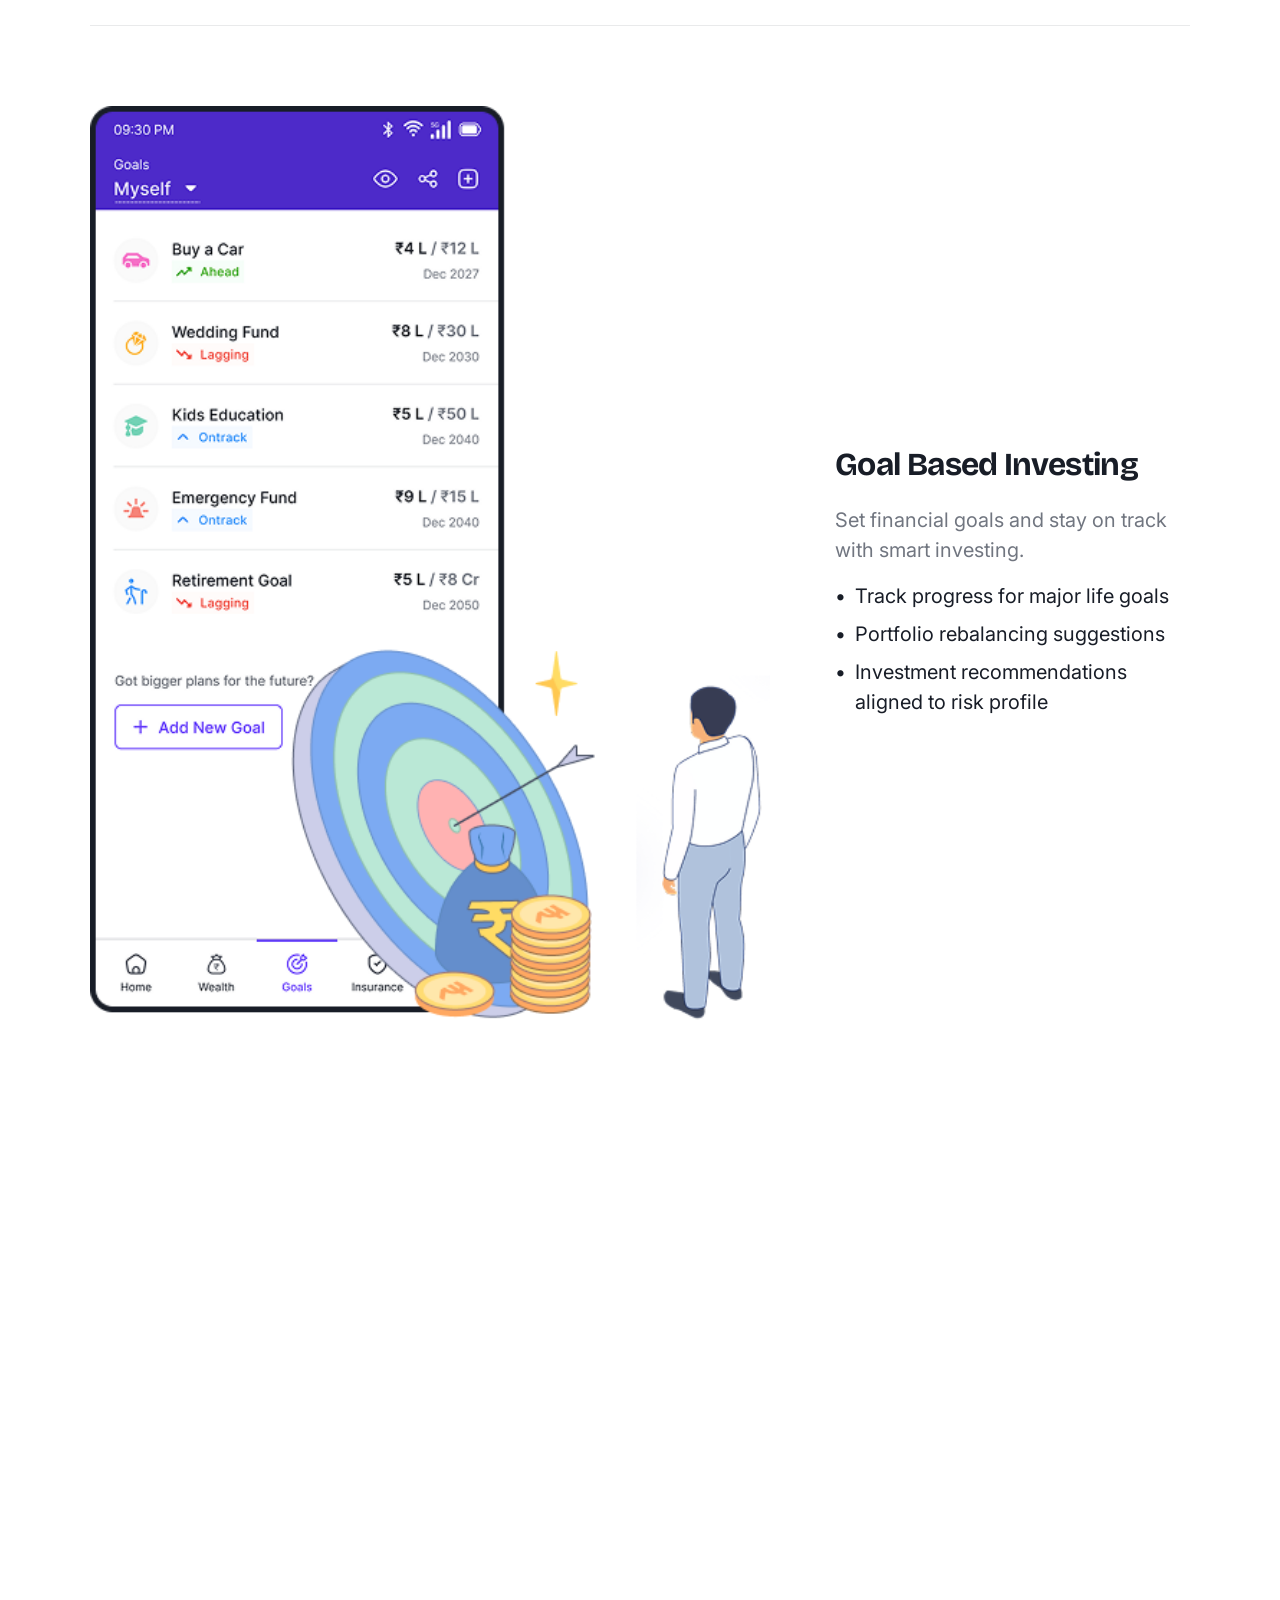
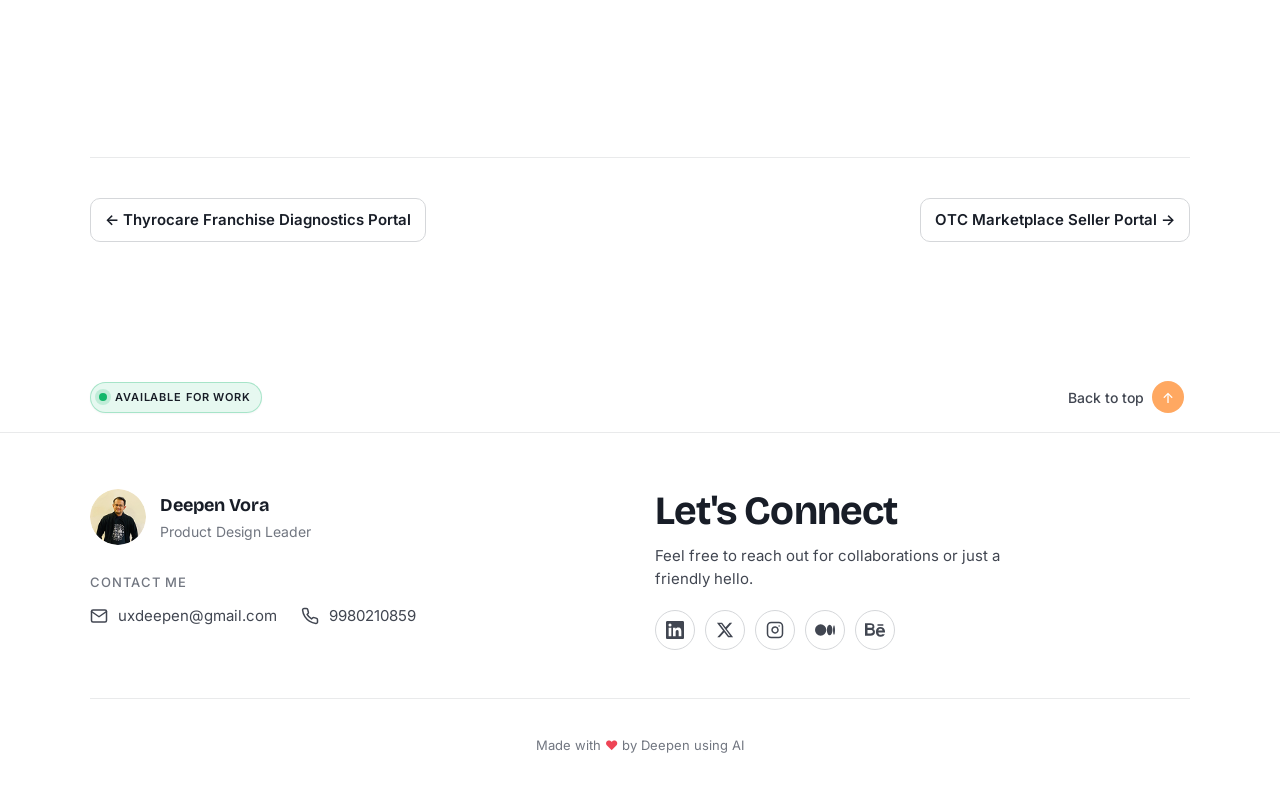
<file: Portfolio Website/famli.html>
<!doctype html>
<html lang="en">
<head>
<meta charset="utf-8"/>
<meta name="viewport" content="width=device-width,initial-scale=1"/>
<title>Famli App — Deepen Vora</title>
<link rel="preconnect" href="https://fonts.googleapis.com">
<link rel="preconnect" href="https://fonts.gstatic.com" crossorigin>
<link href="https://fonts.googleapis.com/css2?family=Bricolage+Grotesque:wght@600;700;800&family=Inter:wght@400;500;600;700&display=swap" rel="stylesheet">
<link rel="stylesheet" href="styles.css?v=8">
</head>
<body data-page="work" data-base="./">
<main id="caseMain"><div id="caseBody"></div></main>
<script>window.__CS_ID__ = "famli";</script>
<script src="app.js?v=6"></script>
<script src="case-study-data.js?v=3"></script>
<script src="case-study-render.js?v=1"></script>
<script src="chrome.js?v=5"></script>
</body>
</html>
</file>
<file: styles.css>
/* ========================================================
   Deepen Vora — Portfolio
   Bootstrap-style 1140px container, 12-col grid, 30px gutter
   ======================================================== */

:root{
  --accent:#FFA861;
  --accent-2:#F7B11D;
  --ink:#181D27;
  --ink-2:#414651;
  --muted:#717680;
  --line:#E9EAEB;
  --line-2:#D5D7DA;
  --bg:#FFFFFF;
  --bg-soft:#FAFAFA;
  --famli:#F7F5FF;
  --otc:#ECFDF3;
  --phlebo:#FEF3F2;
  --thyro:#EFF8FF;
  --radius:16px;
  --shadow-sm:0 1px 2px rgba(16,24,40,.04);
  --shadow-md:0 6px 24px rgba(16,24,40,.06);
  --head-font:'Bricolage Grotesque','Bricolage Grotesque Fallback',serif;
  --body-font:'Inter','Inter Fallback','Helvetica Neue',Helvetica,Arial,sans-serif;
  --container:1140px;
  --gutter:30px;
}

*,*:before,*:after{box-sizing:border-box}
html{scroll-behavior:smooth}
body{
  margin:0;
  font-family:var(--body-font);
  color:var(--ink);
  background:var(--bg);
  font-size:16px;
  line-height:1.5;
  -webkit-font-smoothing:antialiased;
  text-rendering:optimizeLegibility;
}

/* ------------- Dark mode ------------- */
body.dark{
  --ink:#F5F5F6;
  --ink-2:#D5D7DA;
  --muted:#94959E;
  --line:#2A2F3A;
  --line-2:#373C48;
  --bg:#0F1216;
  --bg-soft:#161A21;
  --famli:#1E1A33;
  --otc:#102321;
  --phlebo:#2A1A1A;
  --thyro:#0E1F2E;
  --shadow-md:0 6px 24px rgba(0,0,0,.35);
}

img{max-width:100%;display:block}
a{color:inherit;text-decoration:none}
button{font:inherit;cursor:pointer;border:0;background:none;color:inherit}

/* ========================================================
   GRID — Bootstrap-style
   ======================================================== */
.container{
  width:100%;
  max-width:var(--container);
  margin-inline:auto;
  padding-inline:15px;
}
.row{
  display:flex;
  flex-wrap:wrap;
  margin-inline:-15px;
}
.row > [class*="col-"]{padding-inline:15px;width:100%}
.align-center{align-items:center}
.align-items-start{align-items:flex-start}
.h-100{height:100%}

/* mobile first: all cols stack; xs-* = always this width */
[class*="col-"]{flex:0 0 auto}

/* sm ≥576 */
@media (min-width:576px){
  .col-sm-4{flex:0 0 33.333%;max-width:33.333%}
  .col-sm-6{flex:0 0 50%;max-width:50%}
  .col-sm-12{flex:0 0 100%;max-width:100%}
}
/* md ≥768 */
@media (min-width:768px){
  .col-md-4{flex:0 0 33.333%;max-width:33.333%}
  .col-md-5{flex:0 0 41.666%;max-width:41.666%}
  .col-md-6{flex:0 0 50%;max-width:50%}
  .col-md-7{flex:0 0 58.333%;max-width:58.333%}
  .col-md-8{flex:0 0 66.666%;max-width:66.666%}
}
/* lg ≥992 */
@media (min-width:992px){
  .container{padding-inline:20px}
}

/* ========================================================
   NAV
   ======================================================== */
.nav{
  position:sticky;
  top:0;
  z-index:50;
  background:color-mix(in oklab, var(--bg) 90%, transparent);
  backdrop-filter:saturate(160%) blur(10px);
  -webkit-backdrop-filter:saturate(160%) blur(10px);
  border-bottom:1px solid var(--line-2);
}
.nav-inner{
  display:flex;
  align-items:center;
  justify-content:space-between;
  height:72px;
}
.brand{
  font-family:var(--head-font);
  font-weight:700;
  font-size:22px;
  letter-spacing:.01em;
  color:var(--ink);
}
.primary-nav{
  display:flex;
  align-items:center;
  gap:40px;
}
.nav-link{
  font-size:16px;
  font-weight:500;
  color:var(--ink-2);
  position:relative;
  padding:6px 0;
}
.nav-link:hover{color:var(--ink)}
.nav-link::after{
  content:"";
  position:absolute;
  left:0;right:100%;bottom:0;
  height:2px;
  background:var(--accent);
  transition:right .25s ease;
}
.nav-link:hover::after{right:0}

.btn{
  display:inline-flex;
  align-items:center;
  gap:8px;
  padding:10px 18px;
  border-radius:10px;
  font-weight:600;
  font-size:14px;
  line-height:1;
  transition:transform .15s ease,box-shadow .2s ease,background .2s ease;
}
.btn-sm{padding:8px 14px}
.btn-primary{background:var(--ink);color:#fff}
.btn-primary:hover{background:#000;transform:translateY(-1px);box-shadow:var(--shadow-md)}
body.dark .btn-primary{background:var(--accent);color:#111}

.nav-toggle{
  display:none;
  flex-direction:column;
  gap:4px;
  padding:8px;
}
.nav-toggle span{
  display:block;
  width:22px;height:2px;
  background:var(--ink);
  border-radius:2px;
  transition:transform .25s ease,opacity .25s ease;
}
.nav-toggle[aria-expanded="true"] span:nth-child(1){transform:translateY(6px) rotate(45deg)}
.nav-toggle[aria-expanded="true"] span:nth-child(2){opacity:0}
.nav-toggle[aria-expanded="true"] span:nth-child(3){transform:translateY(-6px) rotate(-45deg)}

@media (max-width:767px){
  .nav-toggle{display:flex}
  .primary-nav{
    position:absolute;
    left:0;right:0;top:72px;
    flex-direction:column;
    align-items:stretch;
    gap:0;
    background:var(--bg);
    border-bottom:1px solid var(--line-2);
    padding:12px 20px 20px;
    transform:translateY(-8px);
    opacity:0;
    pointer-events:none;
    transition:.25s ease;
  }
  .primary-nav.open{
    transform:translateY(0);
    opacity:1;
    pointer-events:auto;
  }
  .nav-link{padding:14px 0;border-bottom:1px solid var(--line)}
  .primary-nav .btn{margin-top:14px;justify-content:center}
}

/* ========================================================
   HERO
   ======================================================== */
.hero{padding:80px 0 40px;position:relative}
.hero-copy{padding-block:12px}
.eyebrow{
  margin:0 0 20px;
  font-size:14px;
  letter-spacing:.12em;
  text-transform:uppercase;
  color:var(--muted);
}
.hero-title{
  margin:0 0 20px;
  font-family:var(--head-font);
  font-weight:700;
  font-size:clamp(40px,6.5vw,64px);
  line-height:1.05;
  letter-spacing:-.02em;
  color:var(--ink);
}
.accent-underline{
  background:linear-gradient(180deg, transparent 62%, color-mix(in oklab, var(--accent) 55%, transparent) 62%);
  padding:0 .08em;
}
.hero-lede{
  margin:0 0 32px;
  font-size:clamp(18px,1.6vw,22px);
  line-height:1.5;
  color:var(--ink-2);
  max-width:520px;
  text-wrap:pretty;
}
.hero-lede strong{color:var(--ink)}
.reach-row{
  display:flex;
  align-items:center;
  gap:20px;
}
.muted{color:var(--muted)}
.socials{display:flex;align-items:center;gap:10px}
.social-ic{
  width:36px;height:36px;
  display:inline-flex;align-items:center;justify-content:center;
  border-radius:50%;
  color:var(--ink-2);
  border:1px solid var(--line-2);
  transition:.2s ease;
}
.social-ic:hover{color:#fff;background:var(--ink);border-color:var(--ink);transform:translateY(-2px)}
.social-ic-lg{width:40px;height:40px}

.hero-visual{
  display:flex;
  justify-content:flex-end;
  align-items:center;
  position:relative;
}
.photo-card{
  position:relative;
  width:min(100%,400px);
  aspect-ratio:1/1;
  border-radius:24px;
  overflow:hidden;
  isolation:isolate;
}
.photo-bg{
  position:absolute;inset:0;
  background:var(--bg-soft);
  border-radius:24px;
  z-index:0;
}
.photo{
  position:absolute;
  inset:0;
  width:100%;height:100%;
  object-fit:cover;
  object-position:top center;
  z-index:1;
}
.avail-chip{
  position:absolute;
  left:16px;bottom:16px;
  z-index:2;
  background:#fff;
  border:1px solid var(--line-2);
  padding:6px 10px 6px 8px;
  border-radius:999px;
  font-size:12px;
  font-weight:500;
  color:#101828;
  display:inline-flex;align-items:center;gap:8px;
  box-shadow:var(--shadow-sm);
}
.avail-chip .dot{
  width:8px;height:8px;border-radius:50%;
  background:#12B76A;
  box-shadow:0 0 0 4px rgba(18,183,106,.18);
  animation:pulse 1.8s infinite;
}
@keyframes pulse{
  0%,100%{box-shadow:0 0 0 4px rgba(18,183,106,.18)}
  50%{box-shadow:0 0 0 7px rgba(18,183,106,.08)}
}

@media (max-width:767px){
  .hero{padding:48px 0 24px}
  .hero-visual{justify-content:center;margin-top:32px}
  .reach-row{flex-wrap:wrap}
}

/* ========================================================
   LOGOS (marquee)
   ======================================================== */
.logos{padding:40px 0 32px;border-top:1px solid var(--line);border-bottom:1px solid var(--line);overflow:hidden}
.logos-title{
  margin:0 0 28px;
  text-align:center;
  font-size:13px;
  letter-spacing:.15em;
  text-transform:uppercase;
  color:var(--muted);
}
.logo-marquee{
  width:100%;
  overflow:hidden;
  mask-image:linear-gradient(90deg,transparent 0,#000 8%,#000 92%,transparent 100%);
  -webkit-mask-image:linear-gradient(90deg,transparent 0,#000 8%,#000 92%,transparent 100%);
}
.logo-marquee-track{
  display:flex;
  align-items:center;
  gap:72px;
  width:max-content;
  animation:logo-scroll 32s linear infinite;
}
.logo-marquee:hover .logo-marquee-track{animation-play-state:paused}
.logo-img{
  height:32px;
  width:auto;
  max-width:160px;
  object-fit:contain;
  opacity:.72;
  filter:grayscale(1);
  transition:.3s ease;
  flex:0 0 auto;
}
.logo-img:hover{opacity:1;filter:grayscale(0)}
@keyframes logo-scroll{
  from{transform:translateX(0)}
  to  {transform:translateX(-50%)}
}
@media (prefers-reduced-motion:reduce){
  .logo-marquee-track{animation:none}
  .logo-marquee{mask-image:none;-webkit-mask-image:none}
  .logo-marquee-track{flex-wrap:wrap;justify-content:center;width:auto;gap:40px 56px}
}

/* ========================================================
   SECTION BASICS
   ======================================================== */
.section{padding:120px 0}
.section-head{
  max-width:720px;
  margin:0 auto 56px;
  text-align:center;
}
.section-title{
  margin:0 0 16px;
  font-family:var(--head-font);
  font-weight:700;
  font-size:clamp(32px,4.5vw,48px);
  line-height:1.1;
  letter-spacing:-.02em;
  color:var(--ink);
}
.section-sub{
  margin:0;
  font-size:16px;
  line-height:1.5;
  color:var(--ink-2);
  text-wrap:pretty;
}

/* ========================================================
   WORK
   ======================================================== */
.work-list{display:flex;flex-direction:column;gap:60px}
.work-card{
  display:grid;
  grid-template-columns:1fr 1fr;
  gap:40px;
  align-items:center;
}
.work-thumb{
  position:relative;
  aspect-ratio:530/340;
  border-radius:var(--radius);
  overflow:hidden;
  cursor:pointer;
  transition:transform .3s ease,box-shadow .3s ease;
}
.work-thumb:hover{transform:translateY(-4px);box-shadow:var(--shadow-md)}
.work-thumb img{
  position:absolute;inset:0;
  width:100%;height:100%;
  object-fit:cover;
  transition:transform .5s ease;
}
.work-thumb:hover img{transform:scale(1.04)}
.thumb-famli{background:var(--famli)}
.thumb-otc{background:var(--otc)}
.thumb-phlebo{background:var(--phlebo)}
.thumb-thyro{background:var(--thyro)}

.thumb-phlebo img, .thumb-thyro img, .thumb-famli img{
  object-position:center center;
  padding:20px;
}

.work-body{display:flex;flex-direction:column;gap:24px}
.work-title{
  margin:0;
  font-family:var(--head-font);
  font-weight:700;
  font-size:clamp(26px,3vw,36px);
  line-height:1.15;
  letter-spacing:-.02em;
  color:var(--ink);
}
.work-desc{
  margin:0;
  font-size:16px;
  line-height:1.55;
  color:var(--ink-2);
  max-width:520px;
}
.tag-row{display:flex;flex-wrap:wrap;gap:8px}
.tag{
  display:inline-flex;align-items:center;
  padding:4px 12px;
  border-radius:999px;
  border:1px solid var(--line-2);
  font-size:13px;
  font-weight:500;
  color:var(--ink-2);
  background:var(--bg);
}
.tag.green{background:#ffffff;border-color:rgb(213,215,218);color:rgb(65,70,81)}
.tag.purple{background:#ffffff;border-color:rgb(213,215,218);color:rgb(65,70,81)}
.tag.amber{background:#ffffff;border-color:rgb(213,215,218);color:rgb(65,70,81)}
.tag.blue{background:#ffffff;border-color:rgb(213,215,218);color:rgb(65,70,81)}
body.dark .tag{background:transparent}
body.dark .tag.green, body.dark .tag.purple, body.dark .tag.amber, body.dark .tag.blue{
  background:rgba(255,255,255,.03);
}

.outcomes-label{
  margin:8px 0 0;
  font-size:14px;
  font-weight:500;
  color:var(--muted);
}
.outcomes{
  display:grid;
  grid-template-columns:repeat(3,minmax(0,1fr));
  gap:16px;
  max-width:480px;
}
.outcome{
  padding:12px 14px;
  border:1px solid var(--line-2);
  border-radius:12px;
  background:var(--bg);
}
.outcome-val{
  display:block;
  font-family:var(--head-font);
  font-weight:700;
  font-size:18px;
  color:var(--ink);
  letter-spacing:-.01em;
  line-height:1.2;
}
.outcome-lbl{
  display:block;
  margin-top:4px;
  font-size:12px;
  line-height:1.3;
  color:var(--muted);
}
.case-btn{
  align-self:flex-start;
  margin-top:4px;
  font-size:14px;
  font-weight:600;
  color:var(--ink);
  display:inline-flex;align-items:center;gap:6px;
  padding-bottom:2px;
  border-bottom:1.5px solid var(--ink);
  transition:.2s ease;
}
.case-btn:hover{gap:10px;color:var(--accent);border-bottom-color:var(--accent)}

/* alternate orientation */
.work-card.reverse .work-thumb{order:2}
.work-card.reverse .work-body{order:1}

@media (max-width:767px){
  .work-card,.work-card.reverse{grid-template-columns:1fr;gap:24px}
  .work-card.reverse .work-thumb,.work-card.reverse .work-body{order:initial}
  .outcomes{grid-template-columns:repeat(2,1fr)}
}

/* ========================================================
   LEADERSHIP
   ======================================================== */
.leader-grid{row-gap:48px}
.leader-card{
  display:flex;
  align-items:flex-start;
  gap:20px;
  padding:0;
  border:1px solid var(--line-2);
  border-radius:0;
  background:#ffffff;
  height:100%;
  transition:.25s ease;
}
.leader-card:hover{transform:translateY(-2px);box-shadow:var(--shadow-md);border-color:color-mix(in oklab,var(--accent) 45%,var(--line-2))}
.leader-ic{
  flex:0 0 96px;
  width:96px;height:96px;
  border-radius:16px;
  background:var(--bg-soft);
  display:grid;place-items:center;
  padding:8px;
  overflow:hidden;
}
.leader-ic img{width:100%;height:100%;object-fit:contain}
.leader-body h3{
  margin:0 0 6px;
  font-family:var(--head-font);
  font-weight:700;
  font-size:18px;
  color:var(--ink);
  line-height:1.25;
}
.leader-body p{
  margin:0;
  font-size:14px;
  line-height:1.5;
  color:var(--ink-2);
}

/* ========================================================
/* ========================================================
   TESTIMONIALS — scrolling columns
   ======================================================== */
.testi-grid{
  display:flex;
  justify-content:center;
  gap:24px;
  max-height:680px;
  overflow:hidden;
  -webkit-mask-image:linear-gradient(to bottom,transparent,black 18%,black 82%,transparent);
  mask-image:linear-gradient(to bottom,transparent,black 18%,black 82%,transparent);
}
.testi-col{
  display:flex;
  flex-direction:column;
  flex:0 0 320px;
  max-width:320px;
}
.testi-track{
  display:flex;
  flex-direction:column;
  gap:20px;
  padding-bottom:20px;
  animation:scrollUp var(--dur,15s) linear infinite;
  will-change:transform;
}
@keyframes scrollUp{
  0%{transform:translateY(0)}
  100%{transform:translateY(-50%)}
}
.testi{
  background:var(--surface);
  border:1px solid var(--line-1);
  border-radius:20px;
  padding:28px;
  box-shadow:0 4px 24px rgba(0,0,0,.06);
  flex-shrink:0;
  transition:.2s ease;
}
.testi:hover{box-shadow:0 8px 32px rgba(0,0,0,.12)}
.testi-quote{
  margin:0;
  font-size:14px;
  line-height:1.65;
  color:var(--ink-2);
  text-wrap:pretty;
}
.testi-author{
  display:flex;align-items:center;gap:10px;
  padding-top:16px;
  margin-top:16px;
  border-top:1px solid var(--line-1);
}
.testi-avatar{
  width:40px;height:40px;border-radius:50%;
  background:linear-gradient(135deg,#f4c,#fb9);
  display:flex;align-items:center;justify-content:center;
  font-weight:700;font-size:15px;color:#fff;
  flex-shrink:0;
  overflow:hidden;
}
.testi-avatar img{width:100%;height:100%;object-fit:cover}
.testi-name{font-size:14px;font-weight:600;margin:0;line-height:1.3}
.testi-role{font-size:12px;color:var(--muted);margin:2px 0 0;line-height:1.3}

@media (max-width:991px){.testi-col:nth-child(3){display:none}}
@media (max-width:575px){.testi-col:nth-child(2){display:none}.testi-col{flex:0 0 100%;max-width:100%}}



/* ========================================================
   MARQUEE
   ======================================================== */
.marquee{
  overflow:hidden;
  padding:28px 0;
  border-top:1px solid var(--line);
  border-bottom:1px solid var(--line);
  mask-image:linear-gradient(90deg,transparent 0,#000 80px,#000 calc(100% - 80px),transparent 100%);
}
.marquee-track{
  display:flex;gap:48px;
  white-space:nowrap;
  animation:scroll 32s linear infinite;
  font-family:var(--head-font);
  font-weight:600;
  font-size:28px;
  color:var(--ink-2);
  align-items:center;
}
.marquee-track .star{color:var(--accent);font-size:22px;display:inline-flex;align-items:center}
.star-img{width:28px;height:28px;object-fit:contain;display:block}
.marquee-dot{width:10px;height:10px;border-radius:50%;background:var(--accent);flex:0 0 10px;display:inline-block;}
@keyframes scroll{to{transform:translateX(-50%)}}

/* ========================================================
   STATUS BAR
   ======================================================== */
.status{padding:18px 0;border-bottom:1px solid var(--line)}
.status-inner{display:flex;align-items:center;justify-content:space-between;gap:12px;flex-wrap:wrap}
.avail-chip-lg{
  position:static;
  background:color-mix(in oklab,#12B76A 10%,transparent);
  border-color:color-mix(in oklab,#12B76A 30%,transparent);
  color:var(--ink);
  text-transform:uppercase;
  letter-spacing:.08em;
  font-size:11px;
  font-weight:600;
}
body.dark .avail-chip-lg{color:#fff}
.back-top{
  display:inline-flex;align-items:center;gap:8px;
  font-size:14px;font-weight:500;
  color:var(--ink-2);
}
.back-arrow{
  width:32px;height:32px;border-radius:50%;
  background:var(--accent);color:#fff;
  display:grid;place-items:center;
  transition:transform .2s ease;
  flex:0 0 32px;
}
.back-arrow svg{display:block}
.back-top:hover .back-arrow{transform:translateY(-3px)}

.back-top-float{
  position:fixed;bottom:32px;right:32px;
  width:48px;height:48px;border-radius:50%;
  background:var(--ink);color:var(--bg);
  border:none;cursor:pointer;
  display:flex;align-items:center;justify-content:center;
  font-size:20px;line-height:1;
  opacity:0;pointer-events:none;
  transform:translateY(12px);
  transition:opacity .25s ease,transform .25s ease;
  z-index:999;
  box-shadow:0 4px 16px rgba(0,0,0,.18);
}
.back-top-float.visible{opacity:1;pointer-events:auto;transform:translateY(0)}
.back-top-float:hover{transform:translateY(-3px)!important}

/* ========================================================
   FOOTER
   ======================================================== */
.footer{padding:56px 0 32px}
.footer-row{row-gap:40px;align-items:flex-start}
.me-card{
  display:flex;align-items:center;gap:14px;margin-bottom:28px;
}
.me-avatar{
  width:56px;height:56px;border-radius:50%;object-fit:cover;
}
.me-name{margin:0;font-family:var(--head-font);font-weight:700;font-size:18px;color:var(--ink)}
.me-role{margin:2px 0 0;font-size:14px}
.contact-label{margin:0 0 12px;font-size:13px;font-weight:500;text-transform:uppercase;letter-spacing:.08em}
.contact-rows{display:flex;flex-direction:row;flex-wrap:wrap;gap:16px 24px;align-items:center}
.contact-row{
  display:inline-flex;align-items:center;gap:10px;
  font-size:15px;color:var(--ink-2);
  transition:color .2s ease;
}
.contact-row:hover{color:var(--accent)}
.connect-title{
  margin:0 0 12px;
  font-family:var(--head-font);
  font-weight:700;
  font-size:clamp(28px,3.5vw,40px);
  line-height:1.1;
  letter-spacing:-.02em;
  color:var(--ink);
}
.connect-sub{margin:0 0 20px;font-size:15px;color:var(--ink-2);max-width:400px}
.connect-socials{display:flex;gap:10px;flex-wrap:wrap}
.footer-bottom{
  margin-top:48px;padding-top:24px;
  border-top:1px solid var(--line);
  text-align:center;
  font-size:13px;color:var(--muted);
}
.footer-bottom .heart{color:#e45}

/* ========================================================
   MODAL
   ======================================================== */
.modal{
  position:fixed;inset:0;z-index:100;
  display:none;
  align-items:flex-start;justify-content:center;
  padding:40px 20px;
  overflow-y:auto;
}
.modal.open{display:flex;animation:fade .25s ease}
.modal-overlay{
  position:fixed;inset:0;
  background:rgba(16,24,40,.55);
  backdrop-filter:blur(4px);
  -webkit-backdrop-filter:blur(4px);
}
.modal-panel{
  position:relative;
  width:100%;max-width:880px;
  background:var(--bg);
  border-radius:20px;
  border:1px solid var(--line-2);
  box-shadow:0 20px 60px rgba(16,24,40,.18);
  padding:36px;
  z-index:1;
}
.modal-close{
  position:absolute;top:16px;right:16px;
  width:36px;height:36px;border-radius:50%;
  background:var(--bg-soft);
  font-size:22px;line-height:1;
  display:grid;place-items:center;
  color:var(--ink);
  transition:.15s ease;
}
.modal-close:hover{background:var(--ink);color:#fff}
.modal-body h3{
  font-family:var(--head-font);
  font-weight:700;
  font-size:32px;
  margin:0 0 6px;
  letter-spacing:-.02em;
}
.modal-body .modal-sub{color:var(--ink-2);margin:0 0 20px;font-size:16px}
.modal-body .modal-img{
  width:100%;border-radius:12px;margin:16px 0;
  background:var(--bg-soft);
}
.modal-body h4{margin:24px 0 8px;font-family:var(--head-font);font-size:20px}
.modal-body p{margin:0 0 12px;color:var(--ink-2);font-size:15px;line-height:1.6}
.modal-body ul{margin:0 0 12px;padding-left:20px;color:var(--ink-2);font-size:15px;line-height:1.6}

@keyframes fade{from{opacity:0}to{opacity:1}}
body.modal-open{overflow:hidden}

/* Reveal on scroll */
.reveal{opacity:0;transform:translateY(16px);transition:opacity .6s ease, transform .6s ease}
.reveal.in{opacity:1;transform:none}

/* ========================================================
   ABOUT PAGE
   ======================================================== */
.page-title{
  margin:0 0 24px;
  font-family:var(--head-font);
  font-weight:700;
  font-size:clamp(40px,5.5vw,56px);
  line-height:1.1;
  letter-spacing:-.02em;
  color:var(--ink);
}
.about-hero{padding:120px 0}
.align-start{align-items:flex-start}
.about-row{row-gap:32px}
.about-photo{
  border-radius:20px;overflow:hidden;
  aspect-ratio:3/4;
  background:var(--bg-soft);
  max-width:420px;
}
.about-photo img{width:100%;height:100%;object-fit:cover}
.about-body p{
  margin:0 0 18px;
  font-size:18px;line-height:1.7;
  color:var(--ink-2);
  text-wrap:pretty;
}
.about-body strong{color:var(--ink)}

.process-section .process-card{
  background:var(--bg-soft);
  border:1px solid var(--line);
  border-radius:var(--radius);
  padding:40px;
}
.process-row{row-gap:32px}
.proc-heading{
  margin:0 0 20px;
  font-family:var(--head-font);
  font-weight:700;
  font-size:24px;
  color:var(--ink);
}
.process-list{list-style:none;padding:0;margin:0;display:flex;flex-direction:column;gap:16px}
.process-list li{display:flex;gap:14px;align-items:flex-start}
.proc-ic{
  width:36px;height:36px;
  border-radius:8px;
  background:var(--bg);
  border:1px solid var(--line-2);
  display:grid;place-items:center;
  font-size:18px;flex:0 0 36px;
}
.process-list strong{display:block;font-size:16px;color:var(--ink);margin-bottom:2px}
.process-list p{margin:0;font-size:14px;color:var(--ink-2);line-height:1.5}

.toolkit{display:flex;flex-direction:column;gap:18px}
.tk-label{margin:0 0 8px;font-size:14px;font-weight:600;color:var(--ink)}
.tk-row{display:flex;flex-wrap:wrap;gap:8px}
.tk{
  padding:4px 10px;
  border-radius:6px;
  background:var(--bg);
  border:1px solid var(--line-2);
  font-size:13px;
  color:var(--ink-2);
  font-weight:500;
}

.articles-section .article-grid{row-gap:32px;margin-bottom:32px}
.article-card-link{display:block;text-decoration:none;color:inherit}.article-card{cursor:pointer;transition:.2s ease}
.article-card:hover{transform:translateY(-3px)}
.article-thumb{
  aspect-ratio:16/10;
  border-radius:12px;
  margin-bottom:16px;
}
.article-card h3{
  margin:0 0 8px;
  font-family:var(--head-font);
  font-weight:700;
  font-size:18px;
  line-height:1.3;
  color:var(--ink);
}
.article-teaser{margin:0 0 12px;font-size:14px;line-height:1.5;color:var(--ink-2)}
.article-meta{margin:0;font-size:13px;color:var(--muted)}
.articles-cta{text-align:center}
.btn-outline{
  background:transparent;
  border:1.5px solid var(--ink);
  color:var(--ink);
  padding:10px 20px;
}
.btn-outline:hover{background:var(--ink);color:#fff}

/* Work title as link */
.work-title-link{
  color:inherit;
  text-decoration:none;
  display:inline-flex;align-items:center;gap:8px;
  transition:text-decoration .2s ease;
}
.work-title-link:hover{color:inherit;text-decoration:underline;text-underline-offset:4px;text-decoration-thickness:2px}
.work-title-link .title-arrow{
  font-size:0.75em;
  opacity:0;
  transform:translateX(-4px);
  transition:.2s ease;
}
.work-title-link:hover .title-arrow{opacity:1;transform:translateX(0)}

/* Exp title link */
.exp-title-link{
  color:inherit;text-decoration:none;
  display:inline-flex;align-items:center;gap:6px;
  transition:color .2s ease;
}
.exp-title-link:hover{color:inherit;text-decoration:underline;text-underline-offset:4px;text-decoration-thickness:2px}
.exp-title-link .title-arrow{font-size:.8em;opacity:.6}
.exp-live-btn{
  display:inline-flex;align-items:center;gap:6px;
  margin-top:8px;
  font-size:13px;font-weight:600;
  color:var(--ink);
  border-bottom:1.5px solid var(--ink);
  padding-bottom:1px;
  transition:.2s ease;
}
.exp-live-btn:hover{color:var(--accent);border-bottom-color:var(--accent)}

/* ── Instagram Carousel ── */
.ig-carousel-wrap{
  position:relative;
  display:flex;
  align-items:center;
  gap:12px;
  margin-bottom:20px;
}
.ig-carousel-viewport{
  overflow:hidden;
  width:100%;
  border-radius:16px;
}
.ig-carousel-track{
  display:flex;
  gap:16px;
  transition:transform .45s cubic-bezier(.4,0,.2,1);
  will-change:transform;
  cursor:grab;
  user-select:none;
}
.ig-carousel-track:active{cursor:grabbing}

.ig-card{
  flex:0 0 calc(33.333% - 11px);
  border-radius:12px;
  overflow:hidden;
  position:relative;
  aspect-ratio:1/1;
  display:block;
  text-decoration:none;
  background:var(--bg-soft);
  transition:transform .3s ease,box-shadow .3s ease;
}
.ig-card:hover{transform:scale(1.03);box-shadow:0 12px 36px rgba(0,0,0,.14)}
.ig-img{
  width:100%;height:100%;
  display:flex;align-items:center;justify-content:center;
  overflow:hidden;
}
.ig-img img{
  width:100%;height:100%;
  object-fit:cover;
  display:block;
  transition:transform .4s ease;
}
.ig-card:hover .ig-img img{transform:scale(1.06)}
.ig-hover{
  position:absolute;inset:0;
  background:rgba(0,0,0,.45);
  backdrop-filter:blur(2px);
  display:flex;flex-direction:column;
  align-items:center;justify-content:center;
  gap:8px;
  opacity:0;
  transition:opacity .25s ease;
}
.ig-hover svg{flex:none}
.ig-hover span{
  font-size:14px;font-weight:600;color:#fff;
  letter-spacing:.02em;
}
.ig-card:hover .ig-hover{opacity:1}

.ig-arrow{
  flex:0 0 40px;width:40px;height:40px;
  border-radius:50%;
  background:#fff;
  border:1px solid var(--line-2);
  box-shadow:var(--shadow-sm);
  display:grid;place-items:center;
  color:var(--ink);
  transition:.2s ease;
  z-index:2;
}
.ig-arrow:hover{background:var(--ink);color:#fff;border-color:var(--ink);box-shadow:var(--shadow-md)}

.ig-dots{
  display:flex;justify-content:center;gap:6px;
  margin-bottom:24px;
}
.ig-dot{
  width:8px;height:8px;border-radius:50%;
  background:var(--line-2);
  border:none;padding:0;cursor:pointer;
  transition:.2s ease;
}
.ig-dot.active{background:var(--ink);transform:scale(1.2)}

.beyond-ig-cta{text-align:center}
.beyond-ig-cta .btn-outline{
  display:inline-flex;align-items:center;gap:8px;
  border-radius:10px;
}

@media (max-width:767px){
  .ig-arrow{width:34px;height:34px}
}
@media (max-width:480px){
  .ig-arrow{display:none}
}

/* ========================================================
   EXPERIMENTS PAGE
   ======================================================== */
.exp-section{padding:120px 0}
.exp-list{display:flex;flex-direction:column;gap:24px}

/* Vibe-coding card: image left, copy right, match Figma */
.exp-card{
  display:grid;
  grid-template-columns:300px 1fr;
  gap:32px;
  align-items:center;
  padding:16px;
  border:1px solid var(--line);
  border-radius:var(--radius);
  background:var(--bg);
  transition:.25s ease;
}
.exp-card:hover{transform:translateY(-3px);box-shadow:var(--shadow-md)}
.exp-thumb{
  aspect-ratio:300/170;
  border-radius:12px;
  overflow:hidden;
  background:var(--bg-soft);
  border:1px solid var(--line);
  display:block;
}
.exp-thumb img{width:100%;height:100%;object-fit:cover;display:block}
.exp-body{padding:0 8px 0 0}
.exp-body h3{
  margin:0 0 8px;
  font-size:20px;
  font-family:var(--body-font);
  font-weight:700;
  color:var(--ink);
  line-height:1.3;
}
.exp-body p{
  margin:0 0 16px;
  font-size:14px;
  color:var(--ink-2);
  line-height:1.55;
  max-width:640px;
}

/* Images grid — matches Figma: tall left on row 1 + 3 cols on right, then full 3 col row 2 */
.image-grid{
  display:grid;
  grid-template-columns:repeat(3,1fr);
  gap:20px;
}
.image-card{
  margin:0;
  aspect-ratio:300/380;
  border-radius:16px;
  overflow:hidden;
  background:var(--bg-soft);
  transition:transform .25s ease, box-shadow .25s ease;
  cursor:pointer;
}
.image-card img{width:100%;height:100%;object-fit:cover;display:block}
.image-card:hover{transform:translateY(-3px);box-shadow:var(--shadow-md)}

/* Sketches grid — 3 × 2 clean tiles */
.sketch-grid{
  display:grid;
  grid-template-columns:repeat(3,1fr);
  gap:20px;
}
.sketch-card{
  margin:0;
  aspect-ratio:300/380;
  border-radius:16px;
  overflow:hidden;
  background:var(--bg-soft);
  transition:transform .25s ease, box-shadow .25s ease;
  position:relative;
}
.sketch-card img{width:100%;height:100%;object-fit:cover;display:block}
.sketch-card:hover{transform:translateY(-4px);box-shadow:var(--shadow-md)}

/* Responsive */
@media (max-width:991px){
  .exp-card{grid-template-columns:260px 1fr;gap:24px}
}
@media (max-width:767px){
  .exp-card{grid-template-columns:1fr}
  .exp-body{padding:0}
  .image-grid,.sketch-grid{grid-template-columns:repeat(2,1fr);gap:16px}
}
@media (max-width:480px){
  .image-grid,.sketch-grid{grid-template-columns:1fr;gap:16px}
}
.sk-ph{font-size:56px;filter:grayscale(.2)}
.sketch-card span{font-size:13px;font-weight:600;color:var(--ink-2)}

@media (max-width:767px){
  .exp-card{grid-template-columns:1fr}
}

/* ========================================================
   CASE STUDY PAGE
   ======================================================== */
.back-link{
  display:inline-block;
  margin:32px 0 0;
  font-size:14px;
  font-weight:500;
  color:var(--ink-2);
}
.back-link:hover{color:var(--accent)}

.case-hero{padding:48px 0 40px}
.case-hero.thumb-famli{background:var(--famli)}
.case-hero.thumb-otc{background:var(--otc)}
.case-hero.thumb-phlebo{background:var(--phlebo)}
.case-hero.thumb-thyro{background:var(--thyro)}
.case-title{
  margin:12px 0 16px;
  font-family:var(--head-font);
  font-weight:700;
  font-size:clamp(36px,5vw,56px);
  line-height:1.1;
  letter-spacing:-.02em;
  color:var(--ink);
  max-width:900px;
}
.case-lede{
  margin:0 0 20px;
  font-size:20px;
  line-height:1.5;
  color:var(--ink-2);
  max-width:720px;
}

.case-cover{padding:0 0 40px}
.case-cover-card{
  border-radius:20px;
  overflow:hidden;
  aspect-ratio:16/8;
  display:grid;place-items:center;
  padding:32px;
}
.case-cover-card img{max-height:100%;max-width:100%;object-fit:contain}

.case-body{padding-top:24px}
.case-meta{row-gap:24px;padding-bottom:40px;margin-bottom:40px;border-bottom:1px solid var(--line)}
.meta-label{margin:0 0 4px;font-size:12px;font-weight:600;text-transform:uppercase;letter-spacing:.08em;color:var(--muted)}
.meta-value{margin:0;font-size:15px;color:var(--ink);font-weight:500}

.case-split{margin-bottom:48px;row-gap:16px}
.case-h2{
  margin:0;
  font-family:var(--head-font);
  font-weight:700;
  font-size:28px;
  line-height:1.2;
  letter-spacing:-.01em;
  color:var(--ink);
}
.case-p{
  margin:0;
  font-size:17px;
  line-height:1.65;
  color:var(--ink-2);
  text-wrap:pretty;
}
.outcomes.wide{
  grid-template-columns:repeat(3,1fr);
  max-width:none;
  margin-bottom:20px;
}
.case-bullets{
  margin:8px 0 0;
  padding-left:20px;
  font-size:16px;
  line-height:1.65;
  color:var(--ink-2);
}
.case-bullets li{margin-bottom:6px}

.case-nav{
  margin-top:24px;
  padding-top:32px;
  border-top:1px solid var(--line);
  display:flex;justify-content:space-between;gap:16px;flex-wrap:wrap;
}
.case-nav-link{
  font-size:15px;
  font-weight:600;
  color:var(--ink);
  padding:10px 14px;
  border:1px solid var(--line-2);
  border-radius:10px;
  transition:.2s ease;
}
.case-nav-link:hover{background:var(--ink);color:#fff;border-color:var(--ink)}

@media (max-width:767px){
  .outcomes.wide{grid-template-columns:1fr}
}

.nav-link.is-active{color:var(--ink)}
.nav-link.is-active::after{right:0}
@media (prefers-reduced-motion:reduce){
  .reveal{opacity:1;transform:none;transition:none}
  .marquee-track{animation:none}
  .avail-chip .dot{animation:none}
}

/* ========================================================
   RICH CASE STUDY  — matches Figma artboards exactly
   Typography: headings 32px BG 700 -0.02em, body 20px/30px Inter
   Layout: 1140px container, features 355px + 65px gap + 720px
   ======================================================== */

/* ── Hero band ── */
.cs-hero{padding:40px 0 0}
.cs-back{display:inline-block;margin-bottom:32px;font-size:14px;font-weight:500;color:var(--ink-2)}
.cs-back:hover{color:var(--accent)}
.cs-tags{display:flex;flex-wrap:wrap;gap:8px;margin-bottom:24px}
.cs-title{margin:0 0 12px;font-family:var(--head-font);font-weight:700;font-size:clamp(32px,3.5vw,48px);line-height:1.1;letter-spacing:-.02em;color:var(--ink)}
.cs-subtitle{margin:0 0 32px;font-size:clamp(16px,1.4vw,20px);line-height:1.5;color:var(--muted);max-width:860px}
.cs-meta-row{display:flex;flex-wrap:wrap;align-items:stretch;gap:0}
.cs-meta-item{display:flex;flex-direction:column;gap:2px;padding-right:32px;min-width:120px}
.cs-meta-label{font-size:14px;font-weight:500;color:var(--ink)}
.cs-meta-value{font-size:14px;color:var(--ink-2)}
.cs-meta-sep{width:1px;background:var(--muted);opacity:.3;margin-right:32px;align-self:stretch;min-height:32px}
.cs-hero-img{padding-bottom:56px}
.cs-cover-img{width:100%;border-radius:20px;display:block}

/* ── Shared section primitives ── */
.cs-section{margin-bottom:80px}
.cs-h2{margin:0 0 24px;font-family:var(--head-font);font-weight:700;font-size:32px;line-height:48px;letter-spacing:-.02em;color:var(--ink)}
.cs-body{font-size:20px;line-height:30px;color:var(--ink);margin:0 0 12px;white-space:pre-line;text-wrap:pretty}
.cs-body.muted{color:var(--muted)}
.cs-body:last-child{margin-bottom:0}
.cs-team{font-size:24px;line-height:36px;font-weight:700;color:var(--ink);margin:0 0 16px}
.cs-bullets{list-style:none;padding:0;margin:0;display:flex;flex-direction:column;gap:8px}
.cs-bullets li{font-size:20px;line-height:30px;color:var(--ink);padding-left:20px;position:relative}
.cs-bullets li::before{content:"•";position:absolute;left:0;color:var(--ink)}

/* ── Two-col layout (Problem | Objective) ── */
.cs-two-col{display:grid;grid-template-columns:1fr 1fr;gap:48px;align-items:start}
.cs-col-heading{margin:0 0 12px;font-family:var(--head-font);font-weight:700;font-size:32px;line-height:48px;letter-spacing:-.02em;color:var(--ink)}
.cs-col-lines{font-size:20px;line-height:30px;color:var(--ink);white-space:pre-line}

/* User Need quote card */
.cs-quote-card{background:#FAFAFA;border-radius:16px;padding:40px;height:100%;display:flex;flex-direction:column;gap:12px;justify-content:center}
body.dark .cs-quote-card{background:var(--bg-soft)}
.cs-quote-label{font-size:18px;font-weight:700;color:var(--muted);text-transform:uppercase;letter-spacing:.04em}
.cs-quote-text{font-size:clamp(18px,1.8vw,26px);line-height:1.5;font-weight:500;color:#A4A7AE;letter-spacing:-.01em}

/* ── Business goals ── */
.cs-goals-grid{display:grid;grid-template-columns:repeat(3,1fr);gap:16px}
.cs-goal-card{padding:24px;border:1px solid var(--line-2);border-radius:16px;background:var(--bg-soft)}
.cs-goal-title{margin:0 0 8px;font-size:16px;font-weight:600;color:var(--ink)}
.cs-goal-desc{margin:0;font-size:15px;line-height:1.5;color:var(--ink-2)}

/* ── My Role split (Strategic | Tactical) ── */
.cs-role-split{display:grid;grid-template-columns:1fr 1fr;gap:48px}
.cs-role-col h4{margin:0 0 16px;font-size:20px;font-weight:700;line-height:30px;color:var(--ink)}

/* ── Research section ── */
.cs-research-grid{display:grid;grid-template-columns:1fr 1fr;gap:48px;align-items:center}
.cs-research-img{border-radius:0;overflow:hidden;border-width:0}
.cs-research-img img{width:100%;height:auto;display:block}
.cs-sublabel{font-size:20px;line-height:30px;color:rgb(24,29,39);font-weight:700;margin:0 0 16px}
.cs-research-grid .cs-body{color:rgb(164,167,174)}
.cs-persona-img{width:100%}
.cs-persona-img img{width:100%;display:block;border-radius:12px}
.cs-persona-grid>div:last-child{}
.cs-persona-grid .cs-bullets{margin:0 40px 0 0}
img[src="assets/case-studies/famli/one-view-money.png"]{max-width:100%;height:auto;display:block}
img[src="assets/case-studies/famli/portfolio-insights.png"]{max-width:100%;height:auto;display:block}
img[src="assets/case-studies/famli/research-buddy.png"]{max-width:100%;height:auto;display:block}
img[src="assets/case-studies/famli/goals.png"]{max-width:100%;height:auto;display:block}
.cs-quote-card{background:#FAFAFA;border-radius:16px;padding:24px;height:100%;display:flex;flex-direction:column;gap:12px;justify-content:center}
.cs-insights-sub-title{font-size:20px;font-weight:700;line-height:30px;color:var(--ink);margin:24px 0 12px}

/* ── Full-width image ── */
.cs-full-img{border-radius:12px;overflow:hidden}
.cs-full-img img{width:100%;display:block}

/* ── Features wrap spacing ── */
.cs-features-wrap{margin-bottom:80px}
.cs-img-caption{margin:12px 0 0;font-size:20px;line-height:30px;color:var(--muted);text-align:center}

/* ── Persona ── */
.cs-persona-grid{display:grid;grid-template-columns:1fr 1fr;gap:48px;align-items:start}
.cs-persona-img img{width:100%;display:block;border-radius:12px}
.cs-persona-title{font-size:24px;font-weight:700;line-height:36px;color:var(--ink);margin:0 0 16px}

/* ── Users two text columns ── */
.cs-users-two-col{display:grid;grid-template-columns:1fr 1fr;gap:64px}
.cs-user-text{font-size:20px;line-height:30px;color:var(--ink);white-space:pre-line;text-wrap:pretty}

/* ── Users list (cards) ── */
.cs-users-grid{display:grid;grid-template-columns:repeat(3,1fr);gap:16px}
.cs-user-card{padding:20px;border:1px solid var(--line-2);border-radius:14px;background:var(--bg-soft)}
.cs-user-card-title{margin:0 0 6px;font-size:16px;font-weight:600;color:var(--ink)}
.cs-user-card-desc{margin:0;font-size:14px;line-height:1.5;color:var(--ink-2)}

/* ── Insights grid (2-col with star icons) ── */
.cs-insights-grid-wrap{display:grid;grid-template-columns:1fr 1fr;gap:40px 72px}
.cs-insight-item{display:flex;flex-direction:column;gap:6px}
.cs-insight-header{display:flex;align-items:center;gap:8px}
.cs-insight-star{flex:0 0 20px;line-height:1}
.cs-insight-head{font-size:16px;font-weight:700;line-height:1.4;color:var(--ink);margin:0}
.cs-insight-desc{font-size:15px;line-height:1.6;color:var(--ink-2);margin:0}

/* ── Feature section — Figma: text 355px + gap 65px + image 720px = 1140px ── */
.cs-feature{display:grid;grid-template-columns:355px 1fr;gap:65px;align-items:center;margin-bottom:80px;padding-bottom:80px;border-bottom:1px solid var(--line)}
.cs-feature:last-child{margin-bottom:0;padding-bottom:0;border-bottom:0}
.cs-feature.img-left{grid-template-columns:1fr 355px}
.cs-feature.img-left .cs-feat-img{order:-1}
.cs-feat-title{margin:0 0 16px;font-family:var(--head-font);font-weight:700;font-size:32px;line-height:48px;letter-spacing:-.02em;color:var(--ink)}
.cs-feat-desc{font-size:20px;line-height:30px;color:var(--muted);margin:0 0 16px;text-wrap:pretty}
.cs-feat-bullets{list-style:none;padding:0;margin:0;display:flex;flex-direction:column;gap:8px}
.cs-feat-bullets li{font-size:20px;line-height:30px;color:var(--ink);padding-left:20px;position:relative}
.cs-feat-bullets li::before{content:"•";position:absolute;left:0;color:var(--ink)}
.cs-feat-img img{width:100%;display:block;border-radius:12px}

/* ── Outcomes with checkmarks ── */
.cs-outcome-intro{font-size:20px;line-height:30px;color:var(--muted);margin:0 0 48px;text-wrap:pretty}
.cs-outcome-items{display:flex;flex-direction:column;gap:60px}
.cs-outcome-item{display:flex;gap:24px;align-items:flex-start}
.cs-outcome-icon{flex:0 0 48px;width:48px;height:48px}
.cs-outcome-title{margin:0 0 6px;font-size:24px;font-weight:700;line-height:36px;color:var(--ink)}
.cs-outcome-desc{margin:0;font-size:20px;line-height:30px;color:var(--muted)}

/* ── Outcome metrics table (OTC) ── */
.cs-metrics-wrap{overflow-x:auto;margin-top:32px}
.cs-metrics-table{width:100%;border-collapse:collapse;border:1px solid var(--line-2);border-radius:12px;overflow:hidden}
.cs-metrics-table th,.cs-metrics-table td{padding:18px 24px;font-size:18px;line-height:28px;text-align:left;border-bottom:1px solid var(--line)}
.cs-metrics-table thead th{font-weight:700;color:var(--ink);background:var(--bg-soft);font-family:var(--head-font)}
.cs-metrics-table tbody td{color:var(--ink-2)}
.cs-metrics-table tbody tr:last-child td{border-bottom:0}
.cs-metrics-table td:first-child{font-weight:600;color:var(--ink)}

/* ── Features intro ── */
.cs-features-intro .cs-h2{margin-bottom:12px}

/* ── Responsive ── */
@media(max-width:991px){
  .cs-feature{grid-template-columns:1fr 1fr;gap:40px}
  .cs-feature.img-left{grid-template-columns:1fr 1fr}
  .cs-goals-grid{grid-template-columns:1fr 1fr}
}
@media(max-width:767px){
  .cs-h2{font-size:24px;line-height:36px}
  .cs-col-heading{font-size:24px;line-height:36px}
  .cs-feat-title{font-size:24px;line-height:36px}
  .cs-meta-row{flex-direction:row;flex-wrap:wrap;gap:24px}
  .cs-meta-sep{display:none}
  .cs-meta-item{padding:0}
  .cs-meta-item:not(:last-child){border-right:1px solid #E5E5E5;padding-right:24px}
  .cs-two-col{grid-template-columns:1fr;gap:32px}
  .cs-feature{grid-template-columns:1fr!important;gap:24px}
  .cs-feature.img-left .cs-feat-img{order:initial}
  .cs-research-grid{grid-template-columns:1fr;gap:24px}
  .cs-persona-grid{grid-template-columns:1fr;gap:24px}
  .cs-role-split{grid-template-columns:1fr;gap:24px}
  .cs-goals-grid{grid-template-columns:1fr}
  .cs-users-grid{grid-template-columns:1fr 1fr}
  .cs-users-two-col{grid-template-columns:1fr;gap:24px}
  .cs-insights-grid-wrap{grid-template-columns:1fr;gap:32px}
  .cs-outcome-title{font-size:20px;line-height:30px}
  .cs-body,.cs-bullets li,.cs-feat-desc,.cs-feat-bullets li,.cs-outcome-desc,.cs-insight-head,.cs-insight-desc,.cs-user-text,.cs-col-lines,.cs-sublabel{font-size:16px;line-height:26px}
}
@media(max-width:480px){
  .cs-users-grid{grid-template-columns:1fr}
}

/* ========================================================
   TWEAKS PANEL
   ======================================================== */
.tweaks{
  position:fixed;right:20px;bottom:20px;z-index:200;
  width:280px;
  background:var(--bg);
  border:1px solid var(--line-2);
  border-radius:14px;
  box-shadow:0 20px 50px rgba(16,24,40,.2);
  padding:14px 16px 16px;
  display:none;
  font-size:13px;
}
.tweaks.open{display:block}
.tweaks-head{
  display:flex;align-items:center;justify-content:space-between;
  padding-bottom:10px;margin-bottom:10px;
  border-bottom:1px solid var(--line);
}
.tweaks-body{display:flex;flex-direction:column;gap:10px}
.tw-row{display:flex;align-items:center;justify-content:space-between;gap:10px}
.tw-row > span{color:var(--ink-2)}
.tw-row input[type="text"]{
  flex:1;padding:6px 8px;border:1px solid var(--line-2);border-radius:6px;
  background:var(--bg);color:var(--ink);font:inherit;min-width:0;
}
.tw-row select{
  padding:5px 6px;border:1px solid var(--line-2);border-radius:6px;
  background:var(--bg);color:var(--ink);font:inherit;
}
.tw-row input[type="color"]{width:34px;height:28px;border:0;background:none;padding:0}
.tw-row input[type="range"]{flex:1}
</file>
<file: Portfolio Website/styles.css>
/* ========================================================
   Deepen Vora — Portfolio
   Bootstrap-style 1140px container, 12-col grid, 30px gutter
   ======================================================== */

:root{
  --accent:#FFA861;
  --accent-2:#F7B11D;
  --ink:#181D27;
  --ink-2:#414651;
  --muted:#717680;
  --line:#E9EAEB;
  --line-2:#D5D7DA;
  --bg:#FFFFFF;
  --bg-soft:#FAFAFA;
  --famli:#F7F5FF;
  --otc:#ECFDF3;
  --phlebo:#FEF3F2;
  --thyro:#EFF8FF;
  --radius:16px;
  --shadow-sm:0 1px 2px rgba(16,24,40,.04);
  --shadow-md:0 6px 24px rgba(16,24,40,.06);
  --head-font:'Bricolage Grotesque','Bricolage Grotesque Fallback',serif;
  --body-font:'Inter','Inter Fallback','Helvetica Neue',Helvetica,Arial,sans-serif;
  --container:1140px;
  --gutter:30px;
}

*,*:before,*:after{box-sizing:border-box}
html{scroll-behavior:smooth}
body{
  margin:0;
  font-family:var(--body-font);
  color:var(--ink);
  background:var(--bg);
  font-size:16px;
  line-height:1.5;
  -webkit-font-smoothing:antialiased;
  text-rendering:optimizeLegibility;
}

/* ------------- Dark mode ------------- */
body.dark{
  --ink:#F5F5F6;
  --ink-2:#D5D7DA;
  --muted:#94959E;
  --line:#2A2F3A;
  --line-2:#373C48;
  --bg:#0F1216;
  --bg-soft:#161A21;
  --famli:#1E1A33;
  --otc:#102321;
  --phlebo:#2A1A1A;
  --thyro:#0E1F2E;
  --shadow-md:0 6px 24px rgba(0,0,0,.35);
}

img{max-width:100%;display:block}
a{color:inherit;text-decoration:none}
button{font:inherit;cursor:pointer;border:0;background:none;color:inherit}

/* ========================================================
   GRID — Bootstrap-style
   ======================================================== */
.container{
  width:100%;
  max-width:var(--container);
  margin-inline:auto;
  padding-inline:15px;
}
.row{
  display:flex;
  flex-wrap:wrap;
  margin-inline:-15px;
}
.row > [class*="col-"]{padding-inline:15px;width:100%}
.align-center{align-items:center}
.align-items-start{align-items:flex-start}
.h-100{height:100%}

/* mobile first: all cols stack; xs-* = always this width */
[class*="col-"]{flex:0 0 auto}

/* sm ≥576 */
@media (min-width:576px){
  .col-sm-4{flex:0 0 33.333%;max-width:33.333%}
  .col-sm-6{flex:0 0 50%;max-width:50%}
  .col-sm-12{flex:0 0 100%;max-width:100%}
}
/* md ≥768 */
@media (min-width:768px){
  .col-md-4{flex:0 0 33.333%;max-width:33.333%}
  .col-md-5{flex:0 0 41.666%;max-width:41.666%}
  .col-md-6{flex:0 0 50%;max-width:50%}
  .col-md-7{flex:0 0 58.333%;max-width:58.333%}
  .col-md-8{flex:0 0 66.666%;max-width:66.666%}
}
/* lg ≥992 */
@media (min-width:992px){
  .container{padding-inline:20px}
}

/* ========================================================
   NAV
   ======================================================== */
.nav{
  position:sticky;
  top:0;
  z-index:50;
  background:color-mix(in oklab, var(--bg) 90%, transparent);
  backdrop-filter:saturate(160%) blur(10px);
  -webkit-backdrop-filter:saturate(160%) blur(10px);
  border-bottom:1px solid var(--line-2);
}
.nav-inner{
  display:flex;
  align-items:center;
  justify-content:space-between;
  height:72px;
}
.brand{
  font-family:var(--head-font);
  font-weight:700;
  font-size:22px;
  letter-spacing:.01em;
  color:var(--ink);
}
.primary-nav{
  display:flex;
  align-items:center;
  gap:40px;
}
.nav-link{
  font-size:16px;
  font-weight:500;
  color:var(--ink-2);
  position:relative;
  padding:6px 0;
}
.nav-link:hover{color:var(--ink)}
.nav-link::after{
  content:"";
  position:absolute;
  left:0;right:100%;bottom:0;
  height:2px;
  background:var(--accent);
  transition:right .25s ease;
}
.nav-link:hover::after{right:0}

.btn{
  display:inline-flex;
  align-items:center;
  gap:8px;
  padding:10px 18px;
  border-radius:10px;
  font-weight:600;
  font-size:14px;
  line-height:1;
  transition:transform .15s ease,box-shadow .2s ease,background .2s ease;
}
.btn-sm{padding:8px 14px}
.btn-primary{background:var(--ink);color:#fff}
.btn-primary:hover{background:#000;transform:translateY(-1px);box-shadow:var(--shadow-md)}
body.dark .btn-primary{background:var(--accent);color:#111}

.nav-toggle{
  display:none;
  flex-direction:column;
  gap:4px;
  padding:8px;
}
.nav-toggle span{
  display:block;
  width:22px;height:2px;
  background:var(--ink);
  border-radius:2px;
  transition:transform .25s ease,opacity .25s ease;
}
.nav-toggle[aria-expanded="true"] span:nth-child(1){transform:translateY(6px) rotate(45deg)}
.nav-toggle[aria-expanded="true"] span:nth-child(2){opacity:0}
.nav-toggle[aria-expanded="true"] span:nth-child(3){transform:translateY(-6px) rotate(-45deg)}

@media (max-width:767px){
  .nav-toggle{display:flex}
  .primary-nav{
    position:absolute;
    left:0;right:0;top:72px;
    flex-direction:column;
    align-items:stretch;
    gap:0;
    background:var(--bg);
    border-bottom:1px solid var(--line-2);
    padding:12px 20px 20px;
    transform:translateY(-8px);
    opacity:0;
    pointer-events:none;
    transition:.25s ease;
  }
  .primary-nav.open{
    transform:translateY(0);
    opacity:1;
    pointer-events:auto;
  }
  .nav-link{padding:14px 0;border-bottom:1px solid var(--line)}
  .primary-nav .btn{margin-top:14px;justify-content:center}
}

/* ========================================================
   HERO
   ======================================================== */
.hero{padding:80px 0 40px;position:relative}
.hero-copy{padding-block:12px}
.eyebrow{
  margin:0 0 20px;
  font-size:14px;
  letter-spacing:.12em;
  text-transform:uppercase;
  color:var(--muted);
}
.hero-title{
  margin:0 0 20px;
  font-family:var(--head-font);
  font-weight:700;
  font-size:clamp(40px,6.5vw,64px);
  line-height:1.05;
  letter-spacing:-.02em;
  color:var(--ink);
}
.accent-underline{
  background:linear-gradient(180deg, transparent 62%, color-mix(in oklab, var(--accent) 55%, transparent) 62%);
  padding:0 .08em;
}
.hero-lede{
  margin:0 0 32px;
  font-size:clamp(18px,1.6vw,22px);
  line-height:1.5;
  color:var(--ink-2);
  max-width:520px;
  text-wrap:pretty;
}
.hero-lede strong{color:var(--ink)}
.reach-row{
  display:flex;
  align-items:center;
  gap:20px;
}
.muted{color:var(--muted)}
.socials{display:flex;align-items:center;gap:10px}
.social-ic{
  width:36px;height:36px;
  display:inline-flex;align-items:center;justify-content:center;
  border-radius:50%;
  color:var(--ink-2);
  border:1px solid var(--line-2);
  transition:.2s ease;
}
.social-ic:hover{color:#fff;background:var(--ink);border-color:var(--ink);transform:translateY(-2px)}
.social-ic-lg{width:40px;height:40px}

.hero-visual{
  display:flex;
  justify-content:flex-end;
  align-items:center;
  position:relative;
}
.photo-card{
  position:relative;
  width:min(100%,400px);
  aspect-ratio:1/1;
  border-radius:24px;
  overflow:hidden;
  isolation:isolate;
}
.photo-bg{
  position:absolute;inset:0;
  background:var(--bg-soft);
  border-radius:24px;
  z-index:0;
}
.photo{
  position:absolute;
  inset:0;
  width:100%;height:100%;
  object-fit:cover;
  object-position:top center;
  z-index:1;
}
.avail-chip{
  position:absolute;
  left:16px;bottom:16px;
  z-index:2;
  background:#fff;
  border:1px solid var(--line-2);
  padding:6px 10px 6px 8px;
  border-radius:999px;
  font-size:12px;
  font-weight:500;
  color:#101828;
  display:inline-flex;align-items:center;gap:8px;
  box-shadow:var(--shadow-sm);
}
.avail-chip .dot{
  width:8px;height:8px;border-radius:50%;
  background:#12B76A;
  box-shadow:0 0 0 4px rgba(18,183,106,.18);
  animation:pulse 1.8s infinite;
}
@keyframes pulse{
  0%,100%{box-shadow:0 0 0 4px rgba(18,183,106,.18)}
  50%{box-shadow:0 0 0 7px rgba(18,183,106,.08)}
}

@media (max-width:767px){
  .hero{padding:48px 0 24px}
  .hero-visual{justify-content:center;margin-top:32px}
  .reach-row{flex-wrap:wrap}
}

/* ========================================================
   LOGOS (marquee)
   ======================================================== */
.logos{padding:40px 0 32px;border-top:1px solid var(--line);border-bottom:1px solid var(--line);overflow:hidden}
.logos-title{
  margin:0 0 28px;
  text-align:center;
  font-size:13px;
  letter-spacing:.15em;
  text-transform:uppercase;
  color:var(--muted);
}
.logo-marquee{
  width:100%;
  overflow:hidden;
  mask-image:linear-gradient(90deg,transparent 0,#000 8%,#000 92%,transparent 100%);
  -webkit-mask-image:linear-gradient(90deg,transparent 0,#000 8%,#000 92%,transparent 100%);
}
.logo-marquee-track{
  display:flex;
  align-items:center;
  gap:72px;
  width:max-content;
  animation:logo-scroll 32s linear infinite;
}
.logo-marquee:hover .logo-marquee-track{animation-play-state:paused}
.logo-img{
  height:32px;
  width:auto;
  max-width:160px;
  object-fit:contain;
  opacity:.72;
  filter:grayscale(1);
  transition:.3s ease;
  flex:0 0 auto;
}
.logo-img:hover{opacity:1;filter:grayscale(0)}
@keyframes logo-scroll{
  from{transform:translateX(0)}
  to  {transform:translateX(-50%)}
}
@media (prefers-reduced-motion:reduce){
  .logo-marquee-track{animation:none}
  .logo-marquee{mask-image:none;-webkit-mask-image:none}
  .logo-marquee-track{flex-wrap:wrap;justify-content:center;width:auto;gap:40px 56px}
}

/* ========================================================
   SECTION BASICS
   ======================================================== */
.section{padding:120px 0}
.section-head{
  max-width:720px;
  margin:0 auto 56px;
  text-align:center;
}
.section-title{
  margin:0 0 16px;
  font-family:var(--head-font);
  font-weight:700;
  font-size:clamp(32px,4.5vw,48px);
  line-height:1.1;
  letter-spacing:-.02em;
  color:var(--ink);
}
.section-sub{
  margin:0;
  font-size:16px;
  line-height:1.5;
  color:var(--ink-2);
  text-wrap:pretty;
}

/* ========================================================
   WORK
   ======================================================== */
.work-list{display:flex;flex-direction:column;gap:60px}
.work-card{
  display:grid;
  grid-template-columns:1fr 1fr;
  gap:40px;
  align-items:center;
}
.work-thumb{
  position:relative;
  aspect-ratio:530/340;
  border-radius:var(--radius);
  overflow:hidden;
  cursor:pointer;
  transition:transform .3s ease,box-shadow .3s ease;
}
.work-thumb:hover{transform:translateY(-4px);box-shadow:var(--shadow-md)}
.work-thumb img{
  position:absolute;inset:0;
  width:100%;height:100%;
  object-fit:cover;
  transition:transform .5s ease;
}
.work-thumb:hover img{transform:scale(1.04)}
.thumb-famli{background:var(--famli)}
.thumb-otc{background:var(--otc)}
.thumb-phlebo{background:var(--phlebo)}
.thumb-thyro{background:var(--thyro)}

.thumb-phlebo img, .thumb-thyro img, .thumb-famli img{
  object-position:center center;
  padding:20px;
}

.work-body{display:flex;flex-direction:column;gap:24px}
.work-title{
  margin:0;
  font-family:var(--head-font);
  font-weight:700;
  font-size:clamp(26px,3vw,36px);
  line-height:1.15;
  letter-spacing:-.02em;
  color:var(--ink);
}
.work-desc{
  margin:0;
  font-size:16px;
  line-height:1.55;
  color:var(--ink-2);
  max-width:520px;
}
.tag-row{display:flex;flex-wrap:wrap;gap:8px}
.tag{
  display:inline-flex;align-items:center;
  padding:4px 12px;
  border-radius:999px;
  border:1px solid var(--line-2);
  font-size:13px;
  font-weight:500;
  color:var(--ink-2);
  background:var(--bg);
}
.tag.green{background:#ffffff;border-color:rgb(213,215,218);color:rgb(65,70,81)}
.tag.purple{background:#ffffff;border-color:rgb(213,215,218);color:rgb(65,70,81)}
.tag.amber{background:#ffffff;border-color:rgb(213,215,218);color:rgb(65,70,81)}
.tag.blue{background:#ffffff;border-color:rgb(213,215,218);color:rgb(65,70,81)}
body.dark .tag{background:transparent}
body.dark .tag.green, body.dark .tag.purple, body.dark .tag.amber, body.dark .tag.blue{
  background:rgba(255,255,255,.03);
}

.outcomes-label{
  margin:8px 0 0;
  font-size:14px;
  font-weight:500;
  color:var(--muted);
}
.outcomes{
  display:grid;
  grid-template-columns:repeat(3,minmax(0,1fr));
  gap:16px;
  max-width:480px;
}
.outcome{
  padding:12px 14px;
  border:1px solid var(--line-2);
  border-radius:12px;
  background:var(--bg);
}
.outcome-val{
  display:block;
  font-family:var(--head-font);
  font-weight:700;
  font-size:18px;
  color:var(--ink);
  letter-spacing:-.01em;
  line-height:1.2;
}
.outcome-lbl{
  display:block;
  margin-top:4px;
  font-size:12px;
  line-height:1.3;
  color:var(--muted);
}
.case-btn{
  align-self:flex-start;
  margin-top:4px;
  font-size:14px;
  font-weight:600;
  color:var(--ink);
  display:inline-flex;align-items:center;gap:6px;
  padding-bottom:2px;
  border-bottom:1.5px solid var(--ink);
  transition:.2s ease;
}
.case-btn:hover{gap:10px;color:var(--accent);border-bottom-color:var(--accent)}

/* alternate orientation */
.work-card.reverse .work-thumb{order:2}
.work-card.reverse .work-body{order:1}

@media (max-width:767px){
  .work-card,.work-card.reverse{grid-template-columns:1fr;gap:24px}
  .work-card.reverse .work-thumb,.work-card.reverse .work-body{order:initial}
  .outcomes{grid-template-columns:repeat(2,1fr)}
}

/* ========================================================
   LEADERSHIP
   ======================================================== */
.leader-grid{row-gap:48px}
.leader-card{
  display:flex;
  align-items:flex-start;
  gap:20px;
  padding:0;
  border:1px solid var(--line-2);
  border-radius:0;
  background:#ffffff;
  height:100%;
  transition:.25s ease;
}
.leader-card:hover{transform:translateY(-2px);box-shadow:var(--shadow-md);border-color:color-mix(in oklab,var(--accent) 45%,var(--line-2))}
.leader-ic{
  flex:0 0 96px;
  width:96px;height:96px;
  border-radius:16px;
  background:var(--bg-soft);
  display:grid;place-items:center;
  padding:8px;
  overflow:hidden;
}
.leader-ic img{width:100%;height:100%;object-fit:contain}
.leader-body h3{
  margin:0 0 6px;
  font-family:var(--head-font);
  font-weight:700;
  font-size:18px;
  color:var(--ink);
  line-height:1.25;
}
.leader-body p{
  margin:0;
  font-size:14px;
  line-height:1.5;
  color:var(--ink-2);
}

/* ========================================================
/* ========================================================
   TESTIMONIALS — scrolling columns
   ======================================================== */
.testi-grid{
  display:flex;
  justify-content:center;
  gap:24px;
  max-height:680px;
  overflow:hidden;
  -webkit-mask-image:linear-gradient(to bottom,transparent,black 18%,black 82%,transparent);
  mask-image:linear-gradient(to bottom,transparent,black 18%,black 82%,transparent);
}
.testi-col{
  display:flex;
  flex-direction:column;
  flex:0 0 320px;
  max-width:320px;
}
.testi-track{
  display:flex;
  flex-direction:column;
  gap:20px;
  padding-bottom:20px;
  animation:scrollUp var(--dur,15s) linear infinite;
  will-change:transform;
}
@keyframes scrollUp{
  0%{transform:translateY(0)}
  100%{transform:translateY(-50%)}
}
.testi{
  background:var(--surface);
  border:1px solid var(--line-1);
  border-radius:20px;
  padding:28px;
  box-shadow:0 4px 24px rgba(0,0,0,.06);
  flex-shrink:0;
  transition:.2s ease;
}
.testi:hover{box-shadow:0 8px 32px rgba(0,0,0,.12)}
.testi-quote{
  margin:0;
  font-size:14px;
  line-height:1.65;
  color:var(--ink-2);
  text-wrap:pretty;
}
.testi-author{
  display:flex;align-items:center;gap:10px;
  padding-top:16px;
  margin-top:16px;
  border-top:1px solid var(--line-1);
}
.testi-avatar{
  width:40px;height:40px;border-radius:50%;
  background:linear-gradient(135deg,#f4c,#fb9);
  display:flex;align-items:center;justify-content:center;
  font-weight:700;font-size:15px;color:#fff;
  flex-shrink:0;
  overflow:hidden;
}
.testi-avatar img{width:100%;height:100%;object-fit:cover}
.testi-name{font-size:14px;font-weight:600;margin:0;line-height:1.3}
.testi-role{font-size:12px;color:var(--muted);margin:2px 0 0;line-height:1.3}

@media (max-width:991px){.testi-col:nth-child(3){display:none}}
@media (max-width:575px){.testi-col:nth-child(2){display:none}.testi-col{flex:0 0 100%;max-width:100%}}



/* ========================================================
   MARQUEE
   ======================================================== */
.marquee{
  overflow:hidden;
  padding:28px 0;
  border-top:1px solid var(--line);
  border-bottom:1px solid var(--line);
  mask-image:linear-gradient(90deg,transparent 0,#000 80px,#000 calc(100% - 80px),transparent 100%);
}
.marquee-track{
  display:flex;gap:48px;
  white-space:nowrap;
  animation:scroll 32s linear infinite;
  font-family:var(--head-font);
  font-weight:600;
  font-size:28px;
  color:var(--ink-2);
  align-items:center;
}
.marquee-track .star{color:var(--accent);font-size:22px;display:inline-flex;align-items:center}
.star-img{width:28px;height:28px;object-fit:contain;display:block}
.marquee-dot{width:10px;height:10px;border-radius:50%;background:var(--accent);flex:0 0 10px;display:inline-block;}
@keyframes scroll{to{transform:translateX(-50%)}}

/* ========================================================
   STATUS BAR
   ======================================================== */
.status{padding:18px 0;border-bottom:1px solid var(--line)}
.status-inner{display:flex;align-items:center;justify-content:space-between;gap:12px;flex-wrap:wrap}
.avail-chip-lg{
  position:static;
  background:color-mix(in oklab,#12B76A 10%,transparent);
  border-color:color-mix(in oklab,#12B76A 30%,transparent);
  color:var(--ink);
  text-transform:uppercase;
  letter-spacing:.08em;
  font-size:11px;
  font-weight:600;
}
body.dark .avail-chip-lg{color:#fff}
.back-top{
  display:inline-flex;align-items:center;gap:8px;
  font-size:14px;font-weight:500;
  color:var(--ink-2);
}
.back-arrow{
  width:32px;height:32px;border-radius:50%;
  background:var(--accent);color:#fff;
  display:grid;place-items:center;
  transition:transform .2s ease;
  flex:0 0 32px;
}
.back-arrow svg{display:block}
.back-top:hover .back-arrow{transform:translateY(-3px)}

.back-top-float{
  position:fixed;bottom:32px;right:32px;
  width:48px;height:48px;border-radius:50%;
  background:var(--ink);color:var(--bg);
  border:none;cursor:pointer;
  display:flex;align-items:center;justify-content:center;
  font-size:20px;line-height:1;
  opacity:0;pointer-events:none;
  transform:translateY(12px);
  transition:opacity .25s ease,transform .25s ease;
  z-index:999;
  box-shadow:0 4px 16px rgba(0,0,0,.18);
}
.back-top-float.visible{opacity:1;pointer-events:auto;transform:translateY(0)}
.back-top-float:hover{transform:translateY(-3px)!important}

/* ========================================================
   FOOTER
   ======================================================== */
.footer{padding:56px 0 32px}
.footer-row{row-gap:40px;align-items:flex-start}
.me-card{
  display:flex;align-items:center;gap:14px;margin-bottom:28px;
}
.me-avatar{
  width:56px;height:56px;border-radius:50%;object-fit:cover;
}
.me-name{margin:0;font-family:var(--head-font);font-weight:700;font-size:18px;color:var(--ink)}
.me-role{margin:2px 0 0;font-size:14px}
.contact-label{margin:0 0 12px;font-size:13px;font-weight:500;text-transform:uppercase;letter-spacing:.08em}
.contact-rows{display:flex;flex-direction:row;flex-wrap:wrap;gap:16px 24px;align-items:center}
.contact-row{
  display:inline-flex;align-items:center;gap:10px;
  font-size:15px;color:var(--ink-2);
  transition:color .2s ease;
}
.contact-row:hover{color:var(--accent)}
.connect-title{
  margin:0 0 12px;
  font-family:var(--head-font);
  font-weight:700;
  font-size:clamp(28px,3.5vw,40px);
  line-height:1.1;
  letter-spacing:-.02em;
  color:var(--ink);
}
.connect-sub{margin:0 0 20px;font-size:15px;color:var(--ink-2);max-width:400px}
.connect-socials{display:flex;gap:10px;flex-wrap:wrap}
.footer-bottom{
  margin-top:48px;padding-top:24px;
  border-top:1px solid var(--line);
  text-align:center;
  font-size:13px;color:var(--muted);
}
.footer-bottom .heart{color:#e45}

/* ========================================================
   MODAL
   ======================================================== */
.modal{
  position:fixed;inset:0;z-index:100;
  display:none;
  align-items:flex-start;justify-content:center;
  padding:40px 20px;
  overflow-y:auto;
}
.modal.open{display:flex;animation:fade .25s ease}
.modal-overlay{
  position:fixed;inset:0;
  background:rgba(16,24,40,.55);
  backdrop-filter:blur(4px);
  -webkit-backdrop-filter:blur(4px);
}
.modal-panel{
  position:relative;
  width:100%;max-width:880px;
  background:var(--bg);
  border-radius:20px;
  border:1px solid var(--line-2);
  box-shadow:0 20px 60px rgba(16,24,40,.18);
  padding:36px;
  z-index:1;
}
.modal-close{
  position:absolute;top:16px;right:16px;
  width:36px;height:36px;border-radius:50%;
  background:var(--bg-soft);
  font-size:22px;line-height:1;
  display:grid;place-items:center;
  color:var(--ink);
  transition:.15s ease;
}
.modal-close:hover{background:var(--ink);color:#fff}
.modal-body h3{
  font-family:var(--head-font);
  font-weight:700;
  font-size:32px;
  margin:0 0 6px;
  letter-spacing:-.02em;
}
.modal-body .modal-sub{color:var(--ink-2);margin:0 0 20px;font-size:16px}
.modal-body .modal-img{
  width:100%;border-radius:12px;margin:16px 0;
  background:var(--bg-soft);
}
.modal-body h4{margin:24px 0 8px;font-family:var(--head-font);font-size:20px}
.modal-body p{margin:0 0 12px;color:var(--ink-2);font-size:15px;line-height:1.6}
.modal-body ul{margin:0 0 12px;padding-left:20px;color:var(--ink-2);font-size:15px;line-height:1.6}

@keyframes fade{from{opacity:0}to{opacity:1}}
body.modal-open{overflow:hidden}

/* Reveal on scroll */
.reveal{opacity:0;transform:translateY(16px);transition:opacity .6s ease, transform .6s ease}
.reveal.in{opacity:1;transform:none}

/* ========================================================
   ABOUT PAGE
   ======================================================== */
.page-title{
  margin:0 0 24px;
  font-family:var(--head-font);
  font-weight:700;
  font-size:clamp(40px,5.5vw,56px);
  line-height:1.1;
  letter-spacing:-.02em;
  color:var(--ink);
}
.about-hero{padding:120px 0}
.align-start{align-items:flex-start}
.about-row{row-gap:32px}
.about-photo{
  border-radius:20px;overflow:hidden;
  aspect-ratio:3/4;
  background:var(--bg-soft);
  max-width:420px;
}
.about-photo img{width:100%;height:100%;object-fit:cover}
.about-body p{
  margin:0 0 18px;
  font-size:18px;line-height:1.7;
  color:var(--ink-2);
  text-wrap:pretty;
}
.about-body strong{color:var(--ink)}

.process-section .process-card{
  background:var(--bg-soft);
  border:1px solid var(--line);
  border-radius:var(--radius);
  padding:40px;
}
.process-row{row-gap:32px}
.proc-heading{
  margin:0 0 20px;
  font-family:var(--head-font);
  font-weight:700;
  font-size:24px;
  color:var(--ink);
}
.process-list{list-style:none;padding:0;margin:0;display:flex;flex-direction:column;gap:16px}
.process-list li{display:flex;gap:14px;align-items:flex-start}
.proc-ic{
  width:36px;height:36px;
  border-radius:8px;
  background:var(--bg);
  border:1px solid var(--line-2);
  display:grid;place-items:center;
  font-size:18px;flex:0 0 36px;
}
.process-list strong{display:block;font-size:16px;color:var(--ink);margin-bottom:2px}
.process-list p{margin:0;font-size:14px;color:var(--ink-2);line-height:1.5}

.toolkit{display:flex;flex-direction:column;gap:18px}
.tk-label{margin:0 0 8px;font-size:14px;font-weight:600;color:var(--ink)}
.tk-row{display:flex;flex-wrap:wrap;gap:8px}
.tk{
  padding:4px 10px;
  border-radius:6px;
  background:var(--bg);
  border:1px solid var(--line-2);
  font-size:13px;
  color:var(--ink-2);
  font-weight:500;
}

.articles-section .article-grid{row-gap:32px;margin-bottom:32px}
.article-card-link{display:block;text-decoration:none;color:inherit}.article-card{cursor:pointer;transition:.2s ease}
.article-card:hover{transform:translateY(-3px)}
.article-thumb{
  aspect-ratio:16/10;
  border-radius:12px;
  margin-bottom:16px;
}
.article-card h3{
  margin:0 0 8px;
  font-family:var(--head-font);
  font-weight:700;
  font-size:18px;
  line-height:1.3;
  color:var(--ink);
}
.article-teaser{margin:0 0 12px;font-size:14px;line-height:1.5;color:var(--ink-2)}
.article-meta{margin:0;font-size:13px;color:var(--muted)}
.articles-cta{text-align:center}
.btn-outline{
  background:transparent;
  border:1.5px solid var(--ink);
  color:var(--ink);
  padding:10px 20px;
}
.btn-outline:hover{background:var(--ink);color:#fff}

/* Work title as link */
.work-title-link{
  color:inherit;
  text-decoration:none;
  display:inline-flex;align-items:center;gap:8px;
  transition:text-decoration .2s ease;
}
.work-title-link:hover{color:inherit;text-decoration:underline;text-underline-offset:4px;text-decoration-thickness:2px}
.work-title-link .title-arrow{
  font-size:0.75em;
  opacity:0;
  transform:translateX(-4px);
  transition:.2s ease;
}
.work-title-link:hover .title-arrow{opacity:1;transform:translateX(0)}

/* Exp title link */
.exp-title-link{
  color:inherit;text-decoration:none;
  display:inline-flex;align-items:center;gap:6px;
  transition:color .2s ease;
}
.exp-title-link:hover{color:inherit;text-decoration:underline;text-underline-offset:4px;text-decoration-thickness:2px}
.exp-title-link .title-arrow{font-size:.8em;opacity:.6}
.exp-live-btn{
  display:inline-flex;align-items:center;gap:6px;
  margin-top:8px;
  font-size:13px;font-weight:600;
  color:var(--ink);
  border-bottom:1.5px solid var(--ink);
  padding-bottom:1px;
  transition:.2s ease;
}
.exp-live-btn:hover{color:var(--accent);border-bottom-color:var(--accent)}

/* ── Instagram Carousel ── */
.ig-carousel-wrap{
  position:relative;
  display:flex;
  align-items:center;
  gap:12px;
  margin-bottom:20px;
}
.ig-carousel-viewport{
  overflow:hidden;
  width:100%;
  border-radius:16px;
}
.ig-carousel-track{
  display:flex;
  gap:16px;
  transition:transform .45s cubic-bezier(.4,0,.2,1);
  will-change:transform;
  cursor:grab;
  user-select:none;
}
.ig-carousel-track:active{cursor:grabbing}

.ig-card{
  flex:0 0 calc(33.333% - 11px);
  border-radius:12px;
  overflow:hidden;
  position:relative;
  aspect-ratio:1/1;
  display:block;
  text-decoration:none;
  background:var(--bg-soft);
  transition:transform .3s ease,box-shadow .3s ease;
}
.ig-card:hover{transform:scale(1.03);box-shadow:0 12px 36px rgba(0,0,0,.14)}
.ig-img{
  width:100%;height:100%;
  display:flex;align-items:center;justify-content:center;
  overflow:hidden;
}
.ig-img img{
  width:100%;height:100%;
  object-fit:cover;
  display:block;
  transition:transform .4s ease;
}
.ig-card:hover .ig-img img{transform:scale(1.06)}
.ig-hover{
  position:absolute;inset:0;
  background:rgba(0,0,0,.45);
  backdrop-filter:blur(2px);
  display:flex;flex-direction:column;
  align-items:center;justify-content:center;
  gap:8px;
  opacity:0;
  transition:opacity .25s ease;
}
.ig-hover svg{flex:none}
.ig-hover span{
  font-size:14px;font-weight:600;color:#fff;
  letter-spacing:.02em;
}
.ig-card:hover .ig-hover{opacity:1}

.ig-arrow{
  flex:0 0 40px;width:40px;height:40px;
  border-radius:50%;
  background:#fff;
  border:1px solid var(--line-2);
  box-shadow:var(--shadow-sm);
  display:grid;place-items:center;
  color:var(--ink);
  transition:.2s ease;
  z-index:2;
}
.ig-arrow:hover{background:var(--ink);color:#fff;border-color:var(--ink);box-shadow:var(--shadow-md)}

.ig-dots{
  display:flex;justify-content:center;gap:6px;
  margin-bottom:24px;
}
.ig-dot{
  width:8px;height:8px;border-radius:50%;
  background:var(--line-2);
  border:none;padding:0;cursor:pointer;
  transition:.2s ease;
}
.ig-dot.active{background:var(--ink);transform:scale(1.2)}

.beyond-ig-cta{text-align:center}
.beyond-ig-cta .btn-outline{
  display:inline-flex;align-items:center;gap:8px;
  border-radius:10px;
}

@media (max-width:767px){
  .ig-arrow{width:34px;height:34px}
}
@media (max-width:480px){
  .ig-arrow{display:none}
}

/* ========================================================
   EXPERIMENTS PAGE
   ======================================================== */
.exp-section{padding:120px 0}
.exp-list{display:flex;flex-direction:column;gap:24px}

/* Vibe-coding card: image left, copy right, match Figma */
.exp-card{
  display:grid;
  grid-template-columns:300px 1fr;
  gap:32px;
  align-items:center;
  padding:16px;
  border:1px solid var(--line);
  border-radius:var(--radius);
  background:var(--bg);
  transition:.25s ease;
}
.exp-card:hover{transform:translateY(-3px);box-shadow:var(--shadow-md)}
.exp-thumb{
  aspect-ratio:300/170;
  border-radius:12px;
  overflow:hidden;
  background:var(--bg-soft);
  border:1px solid var(--line);
  display:block;
}
.exp-thumb img{width:100%;height:100%;object-fit:cover;display:block}
.exp-body{padding:0 8px 0 0}
.exp-body h3{
  margin:0 0 8px;
  font-size:20px;
  font-family:var(--body-font);
  font-weight:700;
  color:var(--ink);
  line-height:1.3;
}
.exp-body p{
  margin:0 0 16px;
  font-size:14px;
  color:var(--ink-2);
  line-height:1.55;
  max-width:640px;
}

/* Images grid — matches Figma: tall left on row 1 + 3 cols on right, then full 3 col row 2 */
.image-grid{
  display:grid;
  grid-template-columns:repeat(3,1fr);
  gap:20px;
}
.image-card{
  margin:0;
  aspect-ratio:300/380;
  border-radius:16px;
  overflow:hidden;
  background:var(--bg-soft);
  transition:transform .25s ease, box-shadow .25s ease;
  cursor:pointer;
}
.image-card img{width:100%;height:100%;object-fit:cover;display:block}
.image-card:hover{transform:translateY(-3px);box-shadow:var(--shadow-md)}

/* Sketches grid — 3 × 2 clean tiles */
.sketch-grid{
  display:grid;
  grid-template-columns:repeat(3,1fr);
  gap:20px;
}
.sketch-card{
  margin:0;
  aspect-ratio:300/380;
  border-radius:16px;
  overflow:hidden;
  background:var(--bg-soft);
  transition:transform .25s ease, box-shadow .25s ease;
  position:relative;
}
.sketch-card img{width:100%;height:100%;object-fit:cover;display:block}
.sketch-card:hover{transform:translateY(-4px);box-shadow:var(--shadow-md)}

/* Responsive */
@media (max-width:991px){
  .exp-card{grid-template-columns:260px 1fr;gap:24px}
}
@media (max-width:767px){
  .exp-card{grid-template-columns:1fr}
  .exp-body{padding:0}
  .image-grid,.sketch-grid{grid-template-columns:repeat(2,1fr);gap:16px}
}
@media (max-width:480px){
  .image-grid,.sketch-grid{grid-template-columns:1fr;gap:16px}
}
.sk-ph{font-size:56px;filter:grayscale(.2)}
.sketch-card span{font-size:13px;font-weight:600;color:var(--ink-2)}

@media (max-width:767px){
  .exp-card{grid-template-columns:1fr}
}

/* ========================================================
   CASE STUDY PAGE
   ======================================================== */
.back-link{
  display:inline-block;
  margin:32px 0 0;
  font-size:14px;
  font-weight:500;
  color:var(--ink-2);
}
.back-link:hover{color:var(--accent)}

.case-hero{padding:48px 0 40px}
.case-hero.thumb-famli{background:var(--famli)}
.case-hero.thumb-otc{background:var(--otc)}
.case-hero.thumb-phlebo{background:var(--phlebo)}
.case-hero.thumb-thyro{background:var(--thyro)}
.case-title{
  margin:12px 0 16px;
  font-family:var(--head-font);
  font-weight:700;
  font-size:clamp(36px,5vw,56px);
  line-height:1.1;
  letter-spacing:-.02em;
  color:var(--ink);
  max-width:900px;
}
.case-lede{
  margin:0 0 20px;
  font-size:20px;
  line-height:1.5;
  color:var(--ink-2);
  max-width:720px;
}

.case-cover{padding:0 0 40px}
.case-cover-card{
  border-radius:20px;
  overflow:hidden;
  aspect-ratio:16/8;
  display:grid;place-items:center;
  padding:32px;
}
.case-cover-card img{max-height:100%;max-width:100%;object-fit:contain}

.case-body{padding-top:24px}
.case-meta{row-gap:24px;padding-bottom:40px;margin-bottom:40px;border-bottom:1px solid var(--line)}
.meta-label{margin:0 0 4px;font-size:12px;font-weight:600;text-transform:uppercase;letter-spacing:.08em;color:var(--muted)}
.meta-value{margin:0;font-size:15px;color:var(--ink);font-weight:500}

.case-split{margin-bottom:48px;row-gap:16px}
.case-h2{
  margin:0;
  font-family:var(--head-font);
  font-weight:700;
  font-size:28px;
  line-height:1.2;
  letter-spacing:-.01em;
  color:var(--ink);
}
.case-p{
  margin:0;
  font-size:17px;
  line-height:1.65;
  color:var(--ink-2);
  text-wrap:pretty;
}
.outcomes.wide{
  grid-template-columns:repeat(3,1fr);
  max-width:none;
  margin-bottom:20px;
}
.case-bullets{
  margin:8px 0 0;
  padding-left:20px;
  font-size:16px;
  line-height:1.65;
  color:var(--ink-2);
}
.case-bullets li{margin-bottom:6px}

.case-nav{
  margin-top:24px;
  padding-top:32px;
  border-top:1px solid var(--line);
  display:flex;justify-content:space-between;gap:16px;flex-wrap:wrap;
}
.case-nav-link{
  font-size:15px;
  font-weight:600;
  color:var(--ink);
  padding:10px 14px;
  border:1px solid var(--line-2);
  border-radius:10px;
  transition:.2s ease;
}
.case-nav-link:hover{background:var(--ink);color:#fff;border-color:var(--ink)}

@media (max-width:767px){
  .outcomes.wide{grid-template-columns:1fr}
}

.nav-link.is-active{color:var(--ink)}
.nav-link.is-active::after{right:0}
@media (prefers-reduced-motion:reduce){
  .reveal{opacity:1;transform:none;transition:none}
  .marquee-track{animation:none}
  .avail-chip .dot{animation:none}
}

/* ========================================================
   RICH CASE STUDY  — matches Figma artboards exactly
   Typography: headings 32px BG 700 -0.02em, body 20px/30px Inter
   Layout: 1140px container, features 355px + 65px gap + 720px
   ======================================================== */

/* ── Hero band ── */
.cs-hero{padding:40px 0 0}
.cs-back{display:inline-block;margin-bottom:32px;font-size:14px;font-weight:500;color:var(--ink-2)}
.cs-back:hover{color:var(--accent)}
.cs-tags{display:flex;flex-wrap:wrap;gap:8px;margin-bottom:24px}
.cs-title{margin:0 0 12px;font-family:var(--head-font);font-weight:700;font-size:clamp(32px,3.5vw,48px);line-height:1.1;letter-spacing:-.02em;color:var(--ink)}
.cs-subtitle{margin:0 0 32px;font-size:clamp(16px,1.4vw,20px);line-height:1.5;color:var(--muted);max-width:860px}
.cs-meta-row{display:flex;flex-wrap:wrap;align-items:stretch;gap:0}
.cs-meta-item{display:flex;flex-direction:column;gap:2px;padding-right:32px}
.cs-meta-label{font-size:14px;font-weight:500;color:var(--ink)}
.cs-meta-value{font-size:14px;color:var(--ink-2)}
.cs-meta-sep{width:1px;background:var(--muted);opacity:.3;margin-right:32px;align-self:stretch;min-height:32px}
.cs-hero-img{padding-bottom:56px}
.cs-cover-img{width:100%;border-radius:20px;display:block}

/* ── Shared section primitives ── */
.cs-section{margin-bottom:80px}
.cs-h2{margin:0 0 24px;font-family:var(--head-font);font-weight:700;font-size:32px;line-height:48px;letter-spacing:-.02em;color:var(--ink)}
.cs-body{font-size:20px;line-height:30px;color:var(--ink);margin:0 0 12px;white-space:pre-line;text-wrap:pretty}
.cs-body.muted{color:var(--muted)}
.cs-body:last-child{margin-bottom:0}
.cs-team{font-size:24px;line-height:36px;font-weight:700;color:var(--ink);margin:0 0 16px}
.cs-bullets{list-style:none;padding:0;margin:0;display:flex;flex-direction:column;gap:8px}
.cs-bullets li{font-size:20px;line-height:30px;color:var(--ink);padding-left:20px;position:relative}
.cs-bullets li::before{content:"•";position:absolute;left:0;color:var(--ink)}

/* ── Two-col layout (Problem | Objective) ── */
.cs-two-col{display:grid;grid-template-columns:1fr 1fr;gap:48px;align-items:start}
.cs-col-heading{margin:0 0 12px;font-family:var(--head-font);font-weight:700;font-size:32px;line-height:48px;letter-spacing:-.02em;color:var(--ink)}
.cs-col-lines{font-size:20px;line-height:30px;color:var(--ink);white-space:pre-line}

/* User Need quote card */
.cs-quote-card{background:#FAFAFA;border-radius:16px;padding:40px;height:100%;display:flex;flex-direction:column;gap:12px;justify-content:center}
body.dark .cs-quote-card{background:var(--bg-soft)}
.cs-quote-label{font-size:18px;font-weight:700;color:var(--muted);text-transform:uppercase;letter-spacing:.04em}
.cs-quote-text{font-size:clamp(18px,1.8vw,26px);line-height:1.5;font-weight:500;color:#A4A7AE;letter-spacing:-.01em}

/* ── Business goals ── */
.cs-goals-grid{display:grid;grid-template-columns:repeat(3,1fr);gap:16px}
.cs-goal-card{padding:24px;border:1px solid var(--line-2);border-radius:16px;background:var(--bg-soft)}
.cs-goal-title{margin:0 0 8px;font-size:16px;font-weight:600;color:var(--ink)}
.cs-goal-desc{margin:0;font-size:15px;line-height:1.5;color:var(--ink-2)}

/* ── My Role split (Strategic | Tactical) ── */
.cs-role-split{display:grid;grid-template-columns:1fr 1fr;gap:48px}
.cs-role-col h4{margin:0 0 16px;font-size:20px;font-weight:700;line-height:30px;color:var(--ink)}

/* ── Research section ── */
.cs-research-grid{display:grid;grid-template-columns:1fr 1fr;gap:48px;align-items:center}
.cs-research-img{border-radius:0;overflow:hidden;border-width:0}
.cs-research-img img{width:100%;height:auto;display:block}
.cs-sublabel{font-size:20px;line-height:30px;color:rgb(24,29,39);font-weight:700;margin:0 0 16px}
.cs-research-grid .cs-body{color:rgb(164,167,174)}
.cs-persona-img{width:100%}
.cs-persona-img img{width:100%;display:block;border-radius:12px}
.cs-persona-grid>div:last-child{}
.cs-persona-grid .cs-bullets{margin:0 40px 0 0}
img[src="assets/case-studies/famli/one-view-money.png"]{max-width:100%;height:auto;display:block}
img[src="assets/case-studies/famli/portfolio-insights.png"]{max-width:100%;height:auto;display:block}
img[src="assets/case-studies/famli/research-buddy.png"]{max-width:100%;height:auto;display:block}
img[src="assets/case-studies/famli/goals.png"]{max-width:100%;height:auto;display:block}
.cs-quote-card{background:#FAFAFA;border-radius:16px;padding:24px;height:100%;display:flex;flex-direction:column;gap:12px;justify-content:center}
.cs-insights-sub-title{font-size:20px;font-weight:700;line-height:30px;color:var(--ink);margin:24px 0 12px}

/* ── Full-width image ── */
.cs-full-img{border-radius:12px;overflow:hidden}
.cs-full-img img{width:100%;display:block}

/* ── Features wrap spacing ── */
.cs-features-wrap{margin-bottom:80px}
.cs-img-caption{margin:12px 0 0;font-size:20px;line-height:30px;color:var(--muted);text-align:center}

/* ── Persona ── */
.cs-persona-grid{display:grid;grid-template-columns:1fr 1fr;gap:48px;align-items:start}
.cs-persona-img img{width:100%;display:block;border-radius:12px}
.cs-persona-title{font-size:24px;font-weight:700;line-height:36px;color:var(--ink);margin:0 0 16px}

/* ── Users two text columns ── */
.cs-users-two-col{display:grid;grid-template-columns:1fr 1fr;gap:64px}
.cs-user-text{font-size:20px;line-height:30px;color:var(--ink);white-space:pre-line;text-wrap:pretty}

/* ── Users list (cards) ── */
.cs-users-grid{display:grid;grid-template-columns:repeat(3,1fr);gap:16px}
.cs-user-card{padding:20px;border:1px solid var(--line-2);border-radius:14px;background:var(--bg-soft)}
.cs-user-card-title{margin:0 0 6px;font-size:16px;font-weight:600;color:var(--ink)}
.cs-user-card-desc{margin:0;font-size:14px;line-height:1.5;color:var(--ink-2)}

/* ── Insights grid (2-col with star icons) ── */
.cs-insights-grid-wrap{display:grid;grid-template-columns:1fr 1fr;gap:40px 72px}
.cs-insight-item{display:flex;flex-direction:column;gap:6px}
.cs-insight-header{display:flex;align-items:center;gap:8px}
.cs-insight-star{flex:0 0 20px;line-height:1}
.cs-insight-head{font-size:16px;font-weight:700;line-height:1.4;color:var(--ink);margin:0}
.cs-insight-desc{font-size:15px;line-height:1.6;color:var(--ink-2);margin:0}

/* ── Feature section — Figma: text 355px + gap 65px + image 720px = 1140px ── */
.cs-feature{display:grid;grid-template-columns:355px 1fr;gap:65px;align-items:center;margin-bottom:80px;padding-bottom:80px;border-bottom:1px solid var(--line)}
.cs-feature:last-child{margin-bottom:0;padding-bottom:0;border-bottom:0}
.cs-feature.img-left{grid-template-columns:1fr 355px}
.cs-feature.img-left .cs-feat-img{order:-1}
.cs-feat-title{margin:0 0 16px;font-family:var(--head-font);font-weight:700;font-size:32px;line-height:48px;letter-spacing:-.02em;color:var(--ink)}
.cs-feat-desc{font-size:20px;line-height:30px;color:var(--muted);margin:0 0 16px;text-wrap:pretty}
.cs-feat-bullets{list-style:none;padding:0;margin:0;display:flex;flex-direction:column;gap:8px}
.cs-feat-bullets li{font-size:20px;line-height:30px;color:var(--ink);padding-left:20px;position:relative}
.cs-feat-bullets li::before{content:"•";position:absolute;left:0;color:var(--ink)}
.cs-feat-img img{width:100%;display:block;border-radius:12px}

/* ── Outcomes with checkmarks ── */
.cs-outcome-intro{font-size:20px;line-height:30px;color:var(--muted);margin:0 0 48px;text-wrap:pretty}
.cs-outcome-items{display:flex;flex-direction:column;gap:60px}
.cs-outcome-item{display:flex;gap:24px;align-items:flex-start}
.cs-outcome-icon{flex:0 0 48px;width:48px;height:48px}
.cs-outcome-title{margin:0 0 6px;font-size:24px;font-weight:700;line-height:36px;color:var(--ink)}
.cs-outcome-desc{margin:0;font-size:20px;line-height:30px;color:var(--muted)}

/* ── Outcome metrics table (OTC) ── */
.cs-metrics-wrap{overflow-x:auto;margin-top:32px}
.cs-metrics-table{width:100%;border-collapse:collapse;border:1px solid var(--line-2);border-radius:12px;overflow:hidden}
.cs-metrics-table th,.cs-metrics-table td{padding:18px 24px;font-size:18px;line-height:28px;text-align:left;border-bottom:1px solid var(--line)}
.cs-metrics-table thead th{font-weight:700;color:var(--ink);background:var(--bg-soft);font-family:var(--head-font)}
.cs-metrics-table tbody td{color:var(--ink-2)}
.cs-metrics-table tbody tr:last-child td{border-bottom:0}
.cs-metrics-table td:first-child{font-weight:600;color:var(--ink)}

/* ── Features intro ── */
.cs-features-intro .cs-h2{margin-bottom:12px}

/* ── Responsive ── */
@media(max-width:991px){
  .cs-feature{grid-template-columns:1fr 1fr;gap:40px}
  .cs-feature.img-left{grid-template-columns:1fr 1fr}
  .cs-goals-grid{grid-template-columns:1fr 1fr}
}
@media(max-width:767px){
  .cs-h2{font-size:24px;line-height:36px}
  .cs-col-heading{font-size:24px;line-height:36px}
  .cs-feat-title{font-size:24px;line-height:36px}
  .cs-meta-row{flex-direction:column;gap:16px}
  .cs-meta-sep{display:none}
  .cs-meta-item{padding:0}
  .cs-two-col{grid-template-columns:1fr;gap:32px}
  .cs-feature{grid-template-columns:1fr!important;gap:24px}
  .cs-feature.img-left .cs-feat-img{order:initial}
  .cs-research-grid{grid-template-columns:1fr;gap:24px}
  .cs-persona-grid{grid-template-columns:1fr;gap:24px}
  .cs-role-split{grid-template-columns:1fr;gap:24px}
  .cs-goals-grid{grid-template-columns:1fr}
  .cs-users-grid{grid-template-columns:1fr 1fr}
  .cs-users-two-col{grid-template-columns:1fr;gap:24px}
  .cs-insights-grid-wrap{grid-template-columns:1fr;gap:32px}
  .cs-outcome-title{font-size:20px;line-height:30px}
  .cs-body,.cs-bullets li,.cs-feat-desc,.cs-feat-bullets li,.cs-outcome-desc,.cs-insight-head,.cs-insight-desc,.cs-user-text,.cs-col-lines,.cs-sublabel{font-size:16px;line-height:26px}
}
@media(max-width:480px){
  .cs-users-grid{grid-template-columns:1fr}
}

/* ========================================================
   TWEAKS PANEL
   ======================================================== */
.tweaks{
  position:fixed;right:20px;bottom:20px;z-index:200;
  width:280px;
  background:var(--bg);
  border:1px solid var(--line-2);
  border-radius:14px;
  box-shadow:0 20px 50px rgba(16,24,40,.2);
  padding:14px 16px 16px;
  display:none;
  font-size:13px;
}
.tweaks.open{display:block}
.tweaks-head{
  display:flex;align-items:center;justify-content:space-between;
  padding-bottom:10px;margin-bottom:10px;
  border-bottom:1px solid var(--line);
}
.tweaks-body{display:flex;flex-direction:column;gap:10px}
.tw-row{display:flex;align-items:center;justify-content:space-between;gap:10px}
.tw-row > span{color:var(--ink-2)}
.tw-row input[type="text"]{
  flex:1;padding:6px 8px;border:1px solid var(--line-2);border-radius:6px;
  background:var(--bg);color:var(--ink);font:inherit;min-width:0;
}
.tw-row select{
  padding:5px 6px;border:1px solid var(--line-2);border-radius:6px;
  background:var(--bg);color:var(--ink);font:inherit;
}
.tw-row input[type="color"]{width:34px;height:28px;border:0;background:none;padding:0}
.tw-row input[type="range"]{flex:1}
</file>
